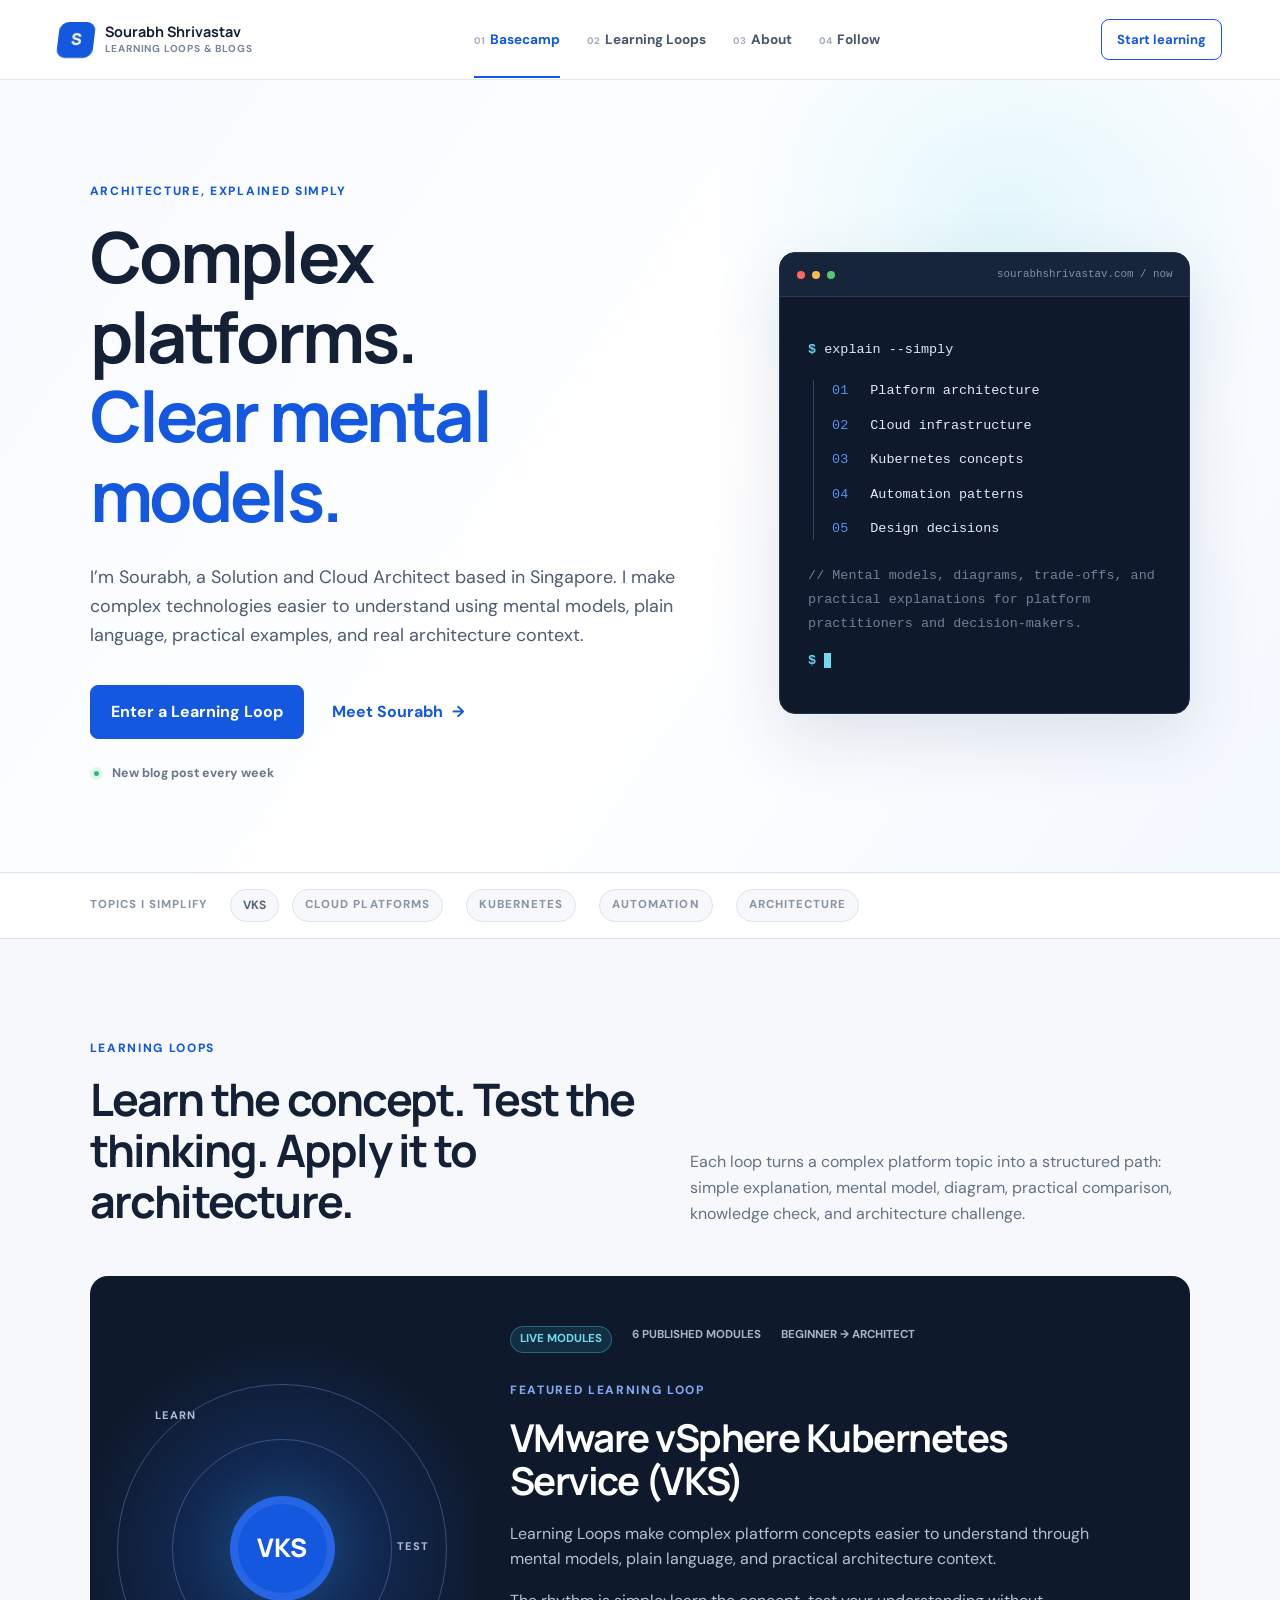
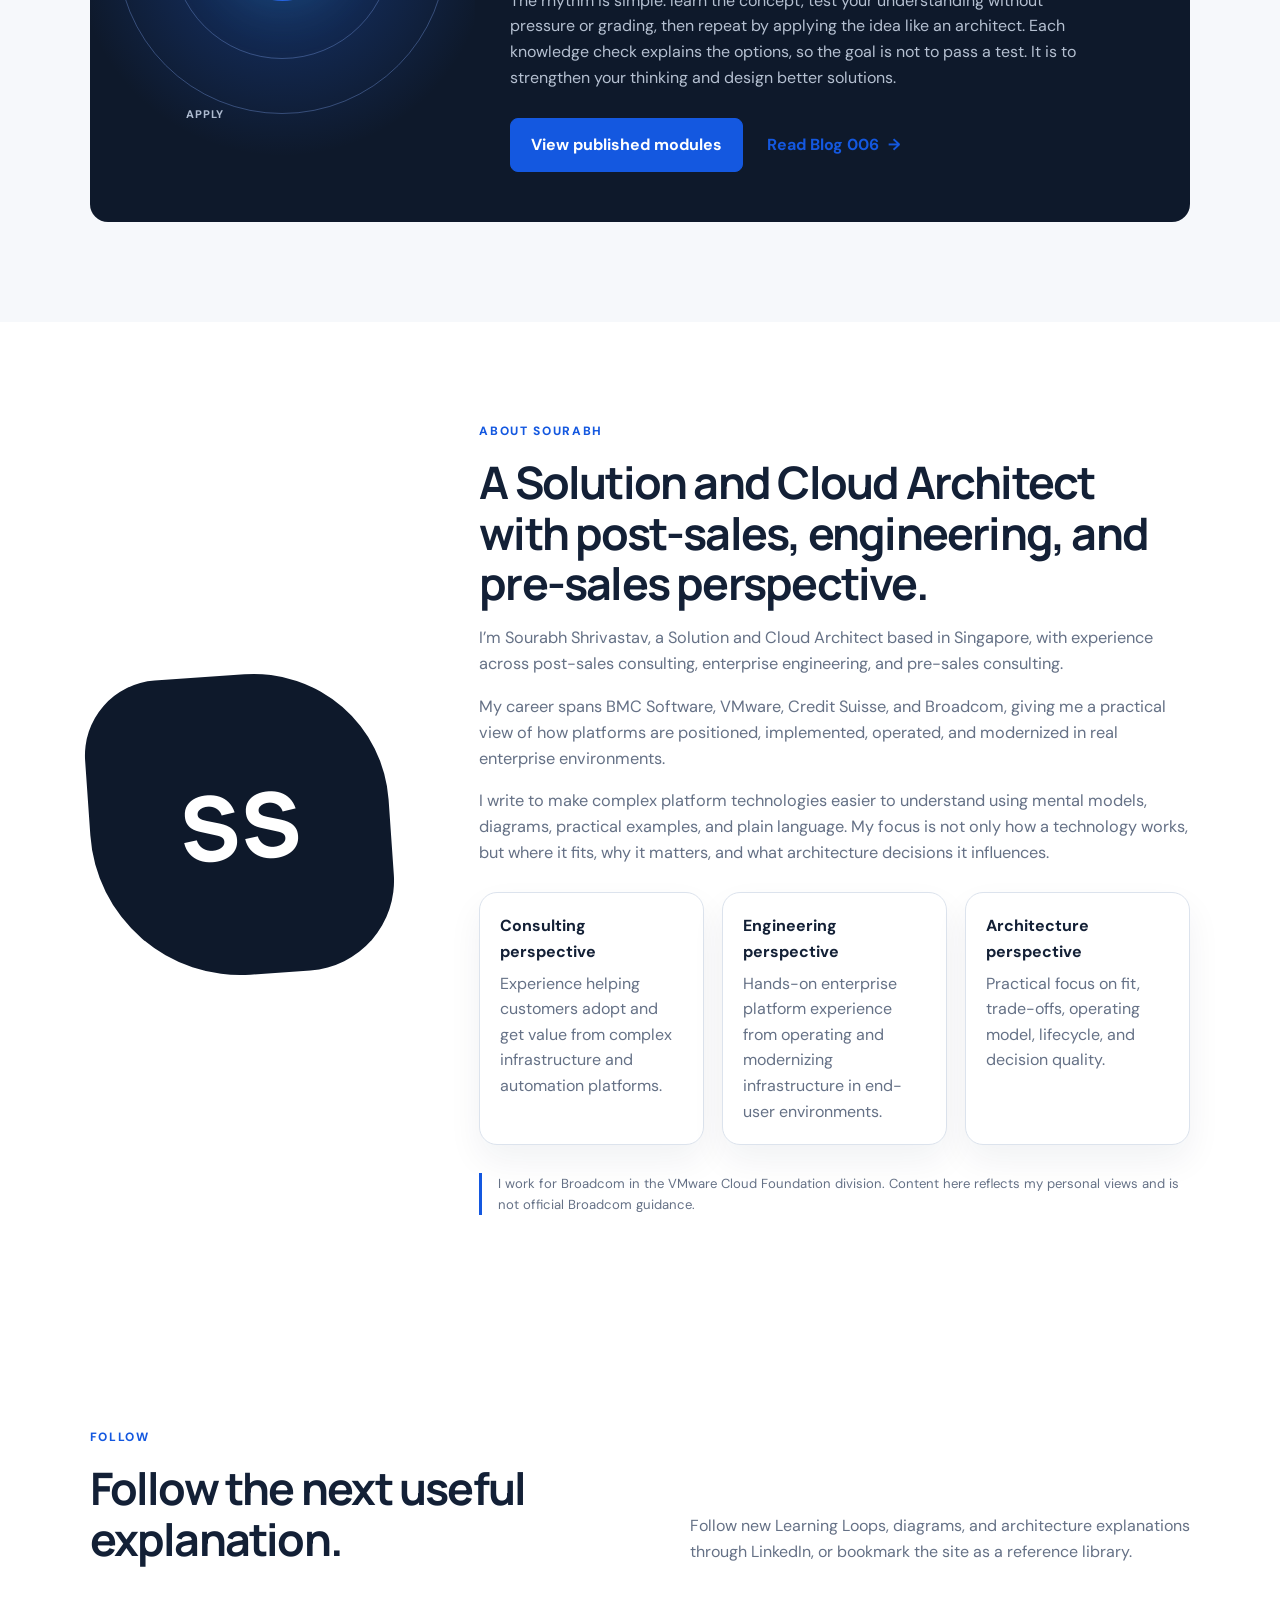
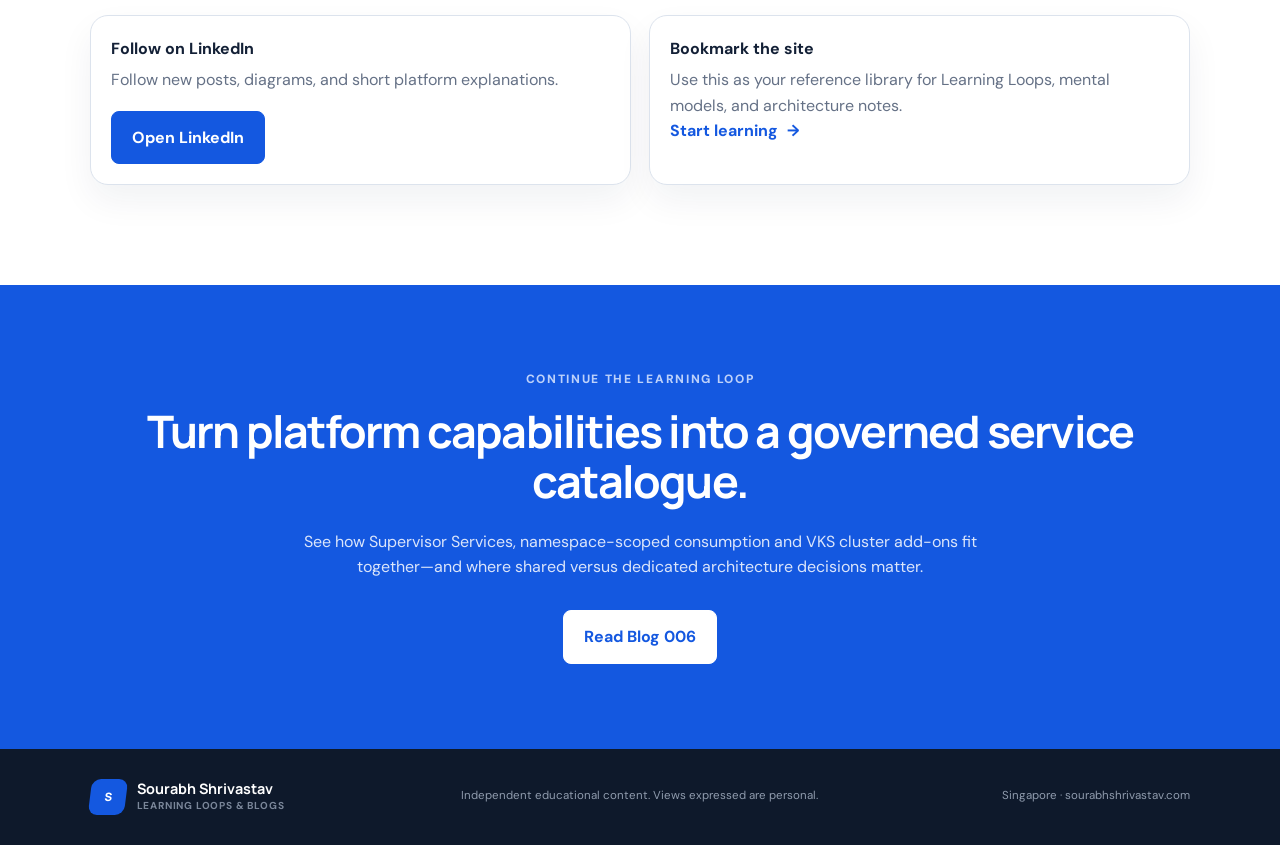
<file: index.html>
<!doctype html>
<html lang="en">
  <head>
    <meta charset="UTF-8" />
    <meta name="viewport" content="width=device-width, initial-scale=1.0" />
    <meta name="description" content="Sourabh Shrivastav writes practical Learning Loops and blogs that make cloud platforms, Kubernetes, automation, and architecture easier to understand through mental models and clear language." />
    <title>Sourabh Shrivastav | Learning Loops & Technical Blogs</title>
    <link rel="preconnect" href="https://fonts.googleapis.com" />
    <link rel="preconnect" href="https://fonts.gstatic.com" crossorigin />
    <link href="https://fonts.googleapis.com/css2?family=DM+Sans:wght@400;500;600;700&family=Manrope:wght@600;700;800&display=swap" rel="stylesheet" />
    <link rel="stylesheet" href="styles.css" />
    <style>
      .published-modules li { padding: 0; }
      .published-modules a { display: grid; gap: 5px; height: 100%; padding: 14px 16px; transition: background 160ms ease, border-color 160ms ease, transform 160ms ease; width: 100%; }
      .published-modules a:hover { background: #eef5ff; transform: translateY(-1px); }
      .published-modules a > span { color: var(--blue); font-size: .68rem; font-weight: 800; }
      .published-modules strong { color: var(--ink); font-size: .9rem; }
      .published-modules small { color: var(--muted); font-size: .74rem; font-weight: 500; line-height: 1.45; }
      .clarity-strip, .follow-grid { display: grid; gap: 18px; grid-template-columns: repeat(3, minmax(0, 1fr)); margin-top: 26px; }
      .follow-grid.two-card-grid { grid-template-columns: repeat(2, minmax(0, 1fr)); }
      .clarity-strip div, .follow-card { background: #fff; border: 1px solid var(--line); border-radius: 18px; box-shadow: 0 16px 35px rgba(16, 38, 74, .06); padding: 20px; }
      .clarity-strip strong, .follow-card strong { color: var(--ink); display: block; margin-bottom: 6px; }
      .clarity-strip p, .follow-card p { color: var(--muted); margin: 0; }
      .follow-card .button, .follow-card .text-link { margin-top: 18px; }
      .coming-soon-tag { color: var(--blue); display: inline-block; font-size: .75rem; font-weight: 800; letter-spacing: .08em; margin-top: 16px; text-transform: uppercase; }
      @media (max-width: 900px) { .clarity-strip, .follow-grid, .follow-grid.two-card-grid { grid-template-columns: 1fr; } }
    </style>
    <script src="app.js?v=20260729-1" defer></script>
  </head>
  <body>
    <header class="site-header">
      <a class="brand" href="#basecamp" aria-label="Sourabh Shrivastav home">
        <span class="brand-mark">S</span>
        <span class="brand-copy"><strong>Sourabh Shrivastav</strong><small>Learning Loops & Blogs</small></span>
      </a>
      <nav aria-label="Main navigation">
        <a class="nav-link active" href="#basecamp"><span>01</span>Basecamp</a>
        <a class="nav-link" href="#loops"><span>02</span>Learning Loops</a>
        <a class="nav-link" href="#about"><span>03</span>About</a>
        <a class="nav-link" href="#follow"><span>04</span>Follow</a>
      </nav>
      <a class="button button-small button-outline" href="#loops">Start learning</a>
    </header>

    <main id="basecamp">
      <section class="hero personal-hero">
        <div class="hero-copy">
          <p class="eyebrow">Architecture, explained simply</p>
          <h1>Complex platforms.<br /><span>Clear mental models.</span></h1>
          <p class="hero-intro">I’m Sourabh, a Solution and Cloud Architect based in Singapore. I make complex technologies easier to understand using mental models, plain language, practical examples, and real architecture context.</p>
          <div class="hero-actions">
            <a class="button" href="#loops">Enter a Learning Loop</a>
            <a class="text-link" href="#about">Meet Sourabh <span>→</span></a>
          </div>
          <div class="publishing-signal"><span class="pulse"></span>New blog post every week</div>
        </div>

        <aside class="terminal-card" aria-label="Topics explored on this website">
          <div class="terminal-bar"><span></span><span></span><span></span><small>sourabhshrivastav.com / now</small></div>
          <div class="terminal-body">
            <p><span class="prompt">$</span> explain --simply</p>
            <div class="topic-output">
              <span><i>01</i> Platform architecture</span>
              <span><i>02</i> Cloud infrastructure</span>
              <span><i>03</i> Kubernetes concepts</span>
              <span><i>04</i> Automation patterns</span>
              <span><i>05</i> Design decisions</span>
            </div>
            <p class="terminal-comment">// Mental models, diagrams, trade-offs, and practical explanations for platform practitioners and decision-makers.</p>
            <p><span class="prompt">$</span> <span class="cursor"></span></p>
          </div>
        </aside>
      </section>

      <section class="topic-rail" aria-label="Topics">
        <span>Topics I simplify</span>
        <a href="#loops">VKS</a>
        <span class="topic-pill">Cloud Platforms</span>
        <span class="topic-pill">Kubernetes</span>
        <span class="topic-pill">Automation</span>
        <span class="topic-pill">Architecture</span>
      </section>

      <section class="section loops-section" id="loops">
        <div class="section-heading">
          <div><p class="eyebrow">Learning Loops</p><h2>Learn the concept. Test the thinking. Apply it to architecture.</h2></div>
          <p>Each loop turns a complex platform topic into a structured path: simple explanation, mental model, diagram, practical comparison, knowledge check, and architecture challenge.</p>
        </div>

        <article class="featured-loop">
          <div class="loop-visual">
            <div class="orbit orbit-one"></div><div class="orbit orbit-two"></div><div class="loop-core">VKS</div>
            <span class="orbit-label label-learn">Learn</span><span class="orbit-label label-test">Test</span><span class="orbit-label label-apply">Apply</span>
          </div>
          <div class="loop-content">
            <div class="loop-meta"><span class="status-badge">Live modules</span><span>6 published modules</span><span>Beginner → Architect</span></div>
            <p class="eyebrow">Featured Learning Loop</p>
            <h3>VMware vSphere Kubernetes Service (VKS)</h3>
            <p>Learning Loops make complex platform concepts easier to understand through mental models, plain language, and practical architecture context.</p>
            <p>The rhythm is simple: learn the concept, test your understanding without pressure or grading, then repeat by applying the idea like an architect. Each knowledge check explains the options, so the goal is not to pass a test. It is to strengthen your thinking and design better solutions.</p>
            <div class="loop-actions">
              <button class="button show-modules" type="button" aria-expanded="false">View published modules</button>
              <a class="text-link" href="blogs/006-supervisor-services.html">Read Blog 006 <span>→</span></a>
            </div>
          </div>
        </article>

        <div class="curriculum-drawer" hidden>
          <div class="curriculum-heading"><div><p class="eyebrow">VKS Learning Loop</p><h3>Published modules</h3></div><span>Start with where VKS fits, build the Kubernetes foundation, then connect both worlds through VCF, Supervisor and platform services.</span></div>
          <ol class="curriculum-grid published-modules">
            <li><a href="blogs/001-what-is-vks.html"><span>01</span><strong>What Is VKS?</strong><small>Where VMware vSphere Kubernetes Service fits in the Kubernetes landscape and how it closes the enterprise operating gap.</small></a></li>
            <li><a href="blogs/002-kubernetes-foundations.html"><span>02</span><strong>Kubernetes Foundations</strong><small>Understand clusters, nodes, Namespaces, Pods, Services, storage, networking, probes, and resource controls through a shopping-mall mental model.</small></a></li>
            <li><a href="blogs/003-vcf-and-vks-core-concepts.html"><span>03</span><strong>VCF and VKS Core Concepts</strong><small>Connect Supervisor, vSphere Namespaces, VKS clusters, Cluster API, ClusterClass, VM Classes, Storage Policies and Supervisor-native runtime constructs.</small></a></li>
            <li><a href="blogs/004-vsphere-namespaces-and-zones.html"><span>04</span><strong>Designing vSphere Namespaces and Zones</strong><small>Make namespace, entitlement, access and infrastructure-zone decisions for VKS with practical design patterns.</small></a></li>
            <li><a href="blogs/005-harbor-in-vks.html"><span>05</span><strong>Harbor in VKS</strong><small>Design Harbor as a trusted container registry for VKS with projects, access control, scanning, replication, proxy cache and day-two operations.</small></a></li>
            <li><a href="blogs/006-supervisor-services.html"><span>06</span><strong>Supervisor Services</strong><small>Design a governed service catalogue and decide when capabilities should be shared, namespace-scoped, or deployed per VKS cluster.</small></a></li>
          </ol>
        </div>
      </section>

      <section class="section about-section" id="about">
        <div class="about-monogram">SS</div>
        <div class="about-copy">
          <p class="eyebrow">About Sourabh</p>
          <h2>A Solution and Cloud Architect with post-sales, engineering, and pre-sales perspective.</h2>
          <p>I’m Sourabh Shrivastav, a Solution and Cloud Architect based in Singapore, with experience across post-sales consulting, enterprise engineering, and pre-sales consulting.</p>
          <p>My career spans BMC Software, VMware, Credit Suisse, and Broadcom, giving me a practical view of how platforms are positioned, implemented, operated, and modernized in real enterprise environments.</p>
          <p>I write to make complex platform technologies easier to understand using mental models, diagrams, practical examples, and plain language. My focus is not only how a technology works, but where it fits, why it matters, and what architecture decisions it influences.</p>
          <div class="clarity-strip">
            <div><strong>Consulting perspective</strong><p>Experience helping customers adopt and get value from complex infrastructure and automation platforms.</p></div>
            <div><strong>Engineering perspective</strong><p>Hands-on enterprise platform experience from operating and modernizing infrastructure in end-user environments.</p></div>
            <div><strong>Architecture perspective</strong><p>Practical focus on fit, trade-offs, operating model, lifecycle, and decision quality.</p></div>
          </div>
          <p class="disclosure">I work for Broadcom in the VMware Cloud Foundation division. Content here reflects my personal views and is not official Broadcom guidance.</p>
        </div>
      </section>

      <section class="section" id="follow">
        <div class="section-heading">
          <div><p class="eyebrow">Follow</p><h2>Follow the next useful explanation.</h2></div>
          <p>Follow new Learning Loops, diagrams, and architecture explanations through LinkedIn, or bookmark the site as a reference library.</p>
        </div>
        <div class="follow-grid two-card-grid">
          <article class="follow-card"><strong>Follow on LinkedIn</strong><p>Follow new posts, diagrams, and short platform explanations.</p><a class="button" href="https://www.linkedin.com/in/sourabh-shrivastav2009/" target="_blank" rel="noopener">Open LinkedIn</a></article>
          <article class="follow-card"><strong>Bookmark the site</strong><p>Use this as your reference library for Learning Loops, mental models, and architecture notes.</p><a class="text-link" href="#loops">Start learning <span>→</span></a></article>
        </div>
      </section>

      <section class="cta-section">
        <p class="eyebrow">Continue the learning loop</p>
        <h2>Turn platform capabilities into a governed service catalogue.</h2>
        <p>See how Supervisor Services, namespace-scoped consumption and VKS cluster add-ons fit together—and where shared versus dedicated architecture decisions matter.</p>
        <a class="button button-light" href="blogs/006-supervisor-services.html">Read Blog 006</a>
      </section>
    </main>

    <footer>
      <a class="brand footer-brand" href="#basecamp"><span class="brand-mark">S</span><span class="brand-copy"><strong>Sourabh Shrivastav</strong><small>Learning Loops & Blogs</small></span></a>
      <p>Independent educational content. Views expressed are personal.</p>
      <span>Singapore · sourabhshrivastav.com</span>
    </footer>
  </body>
</html>
</file>
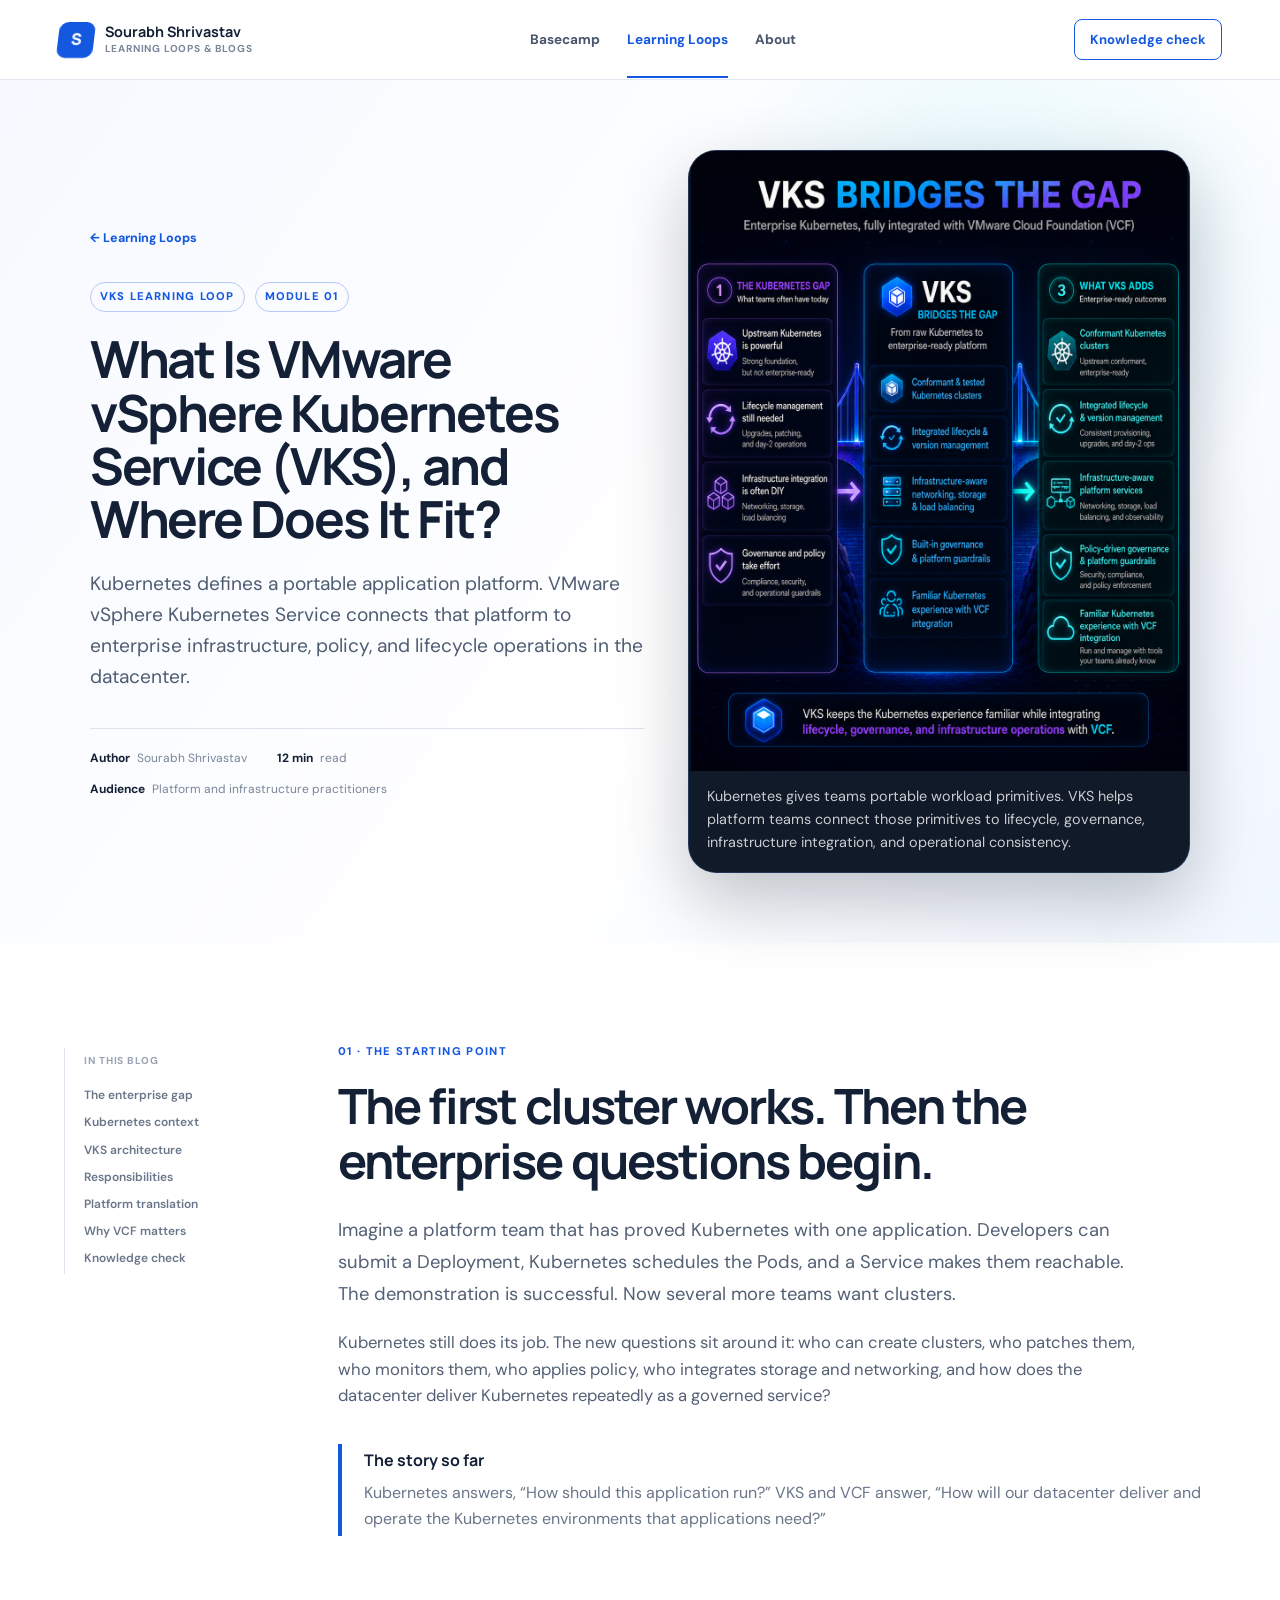
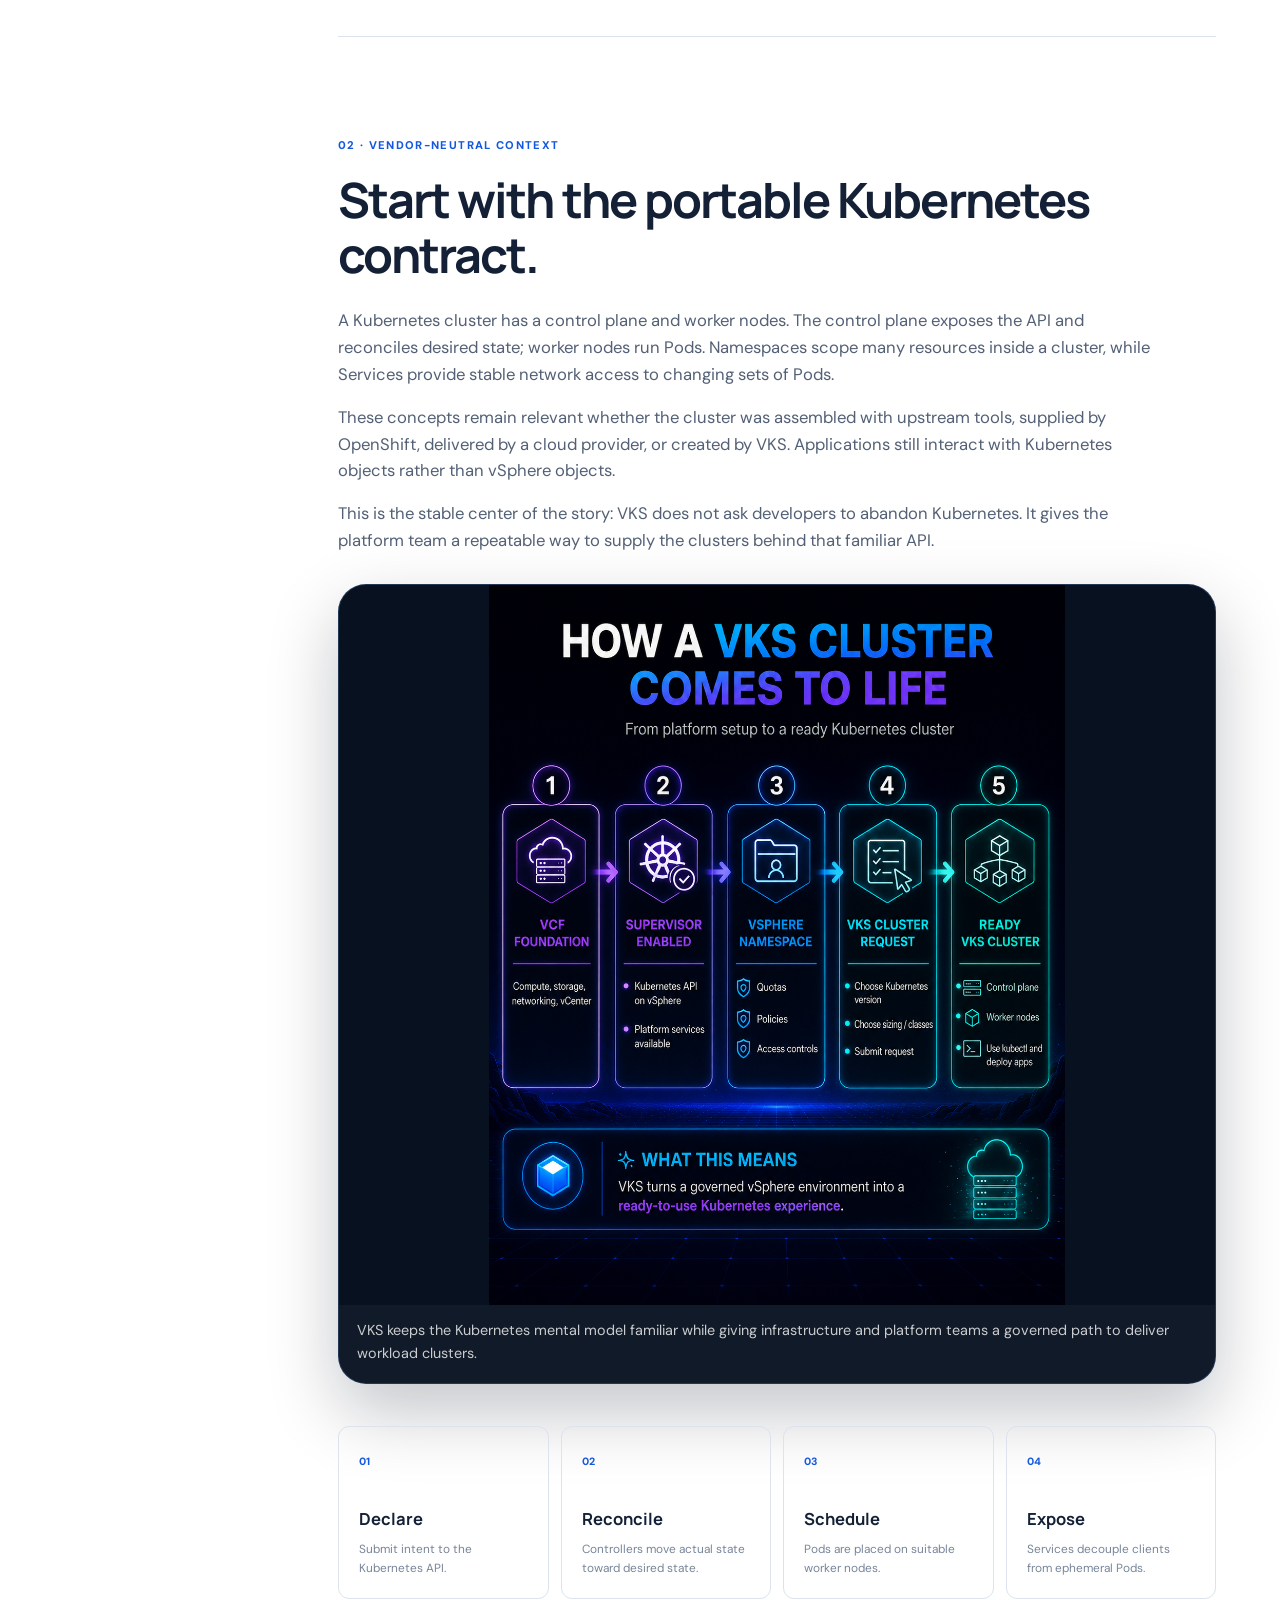
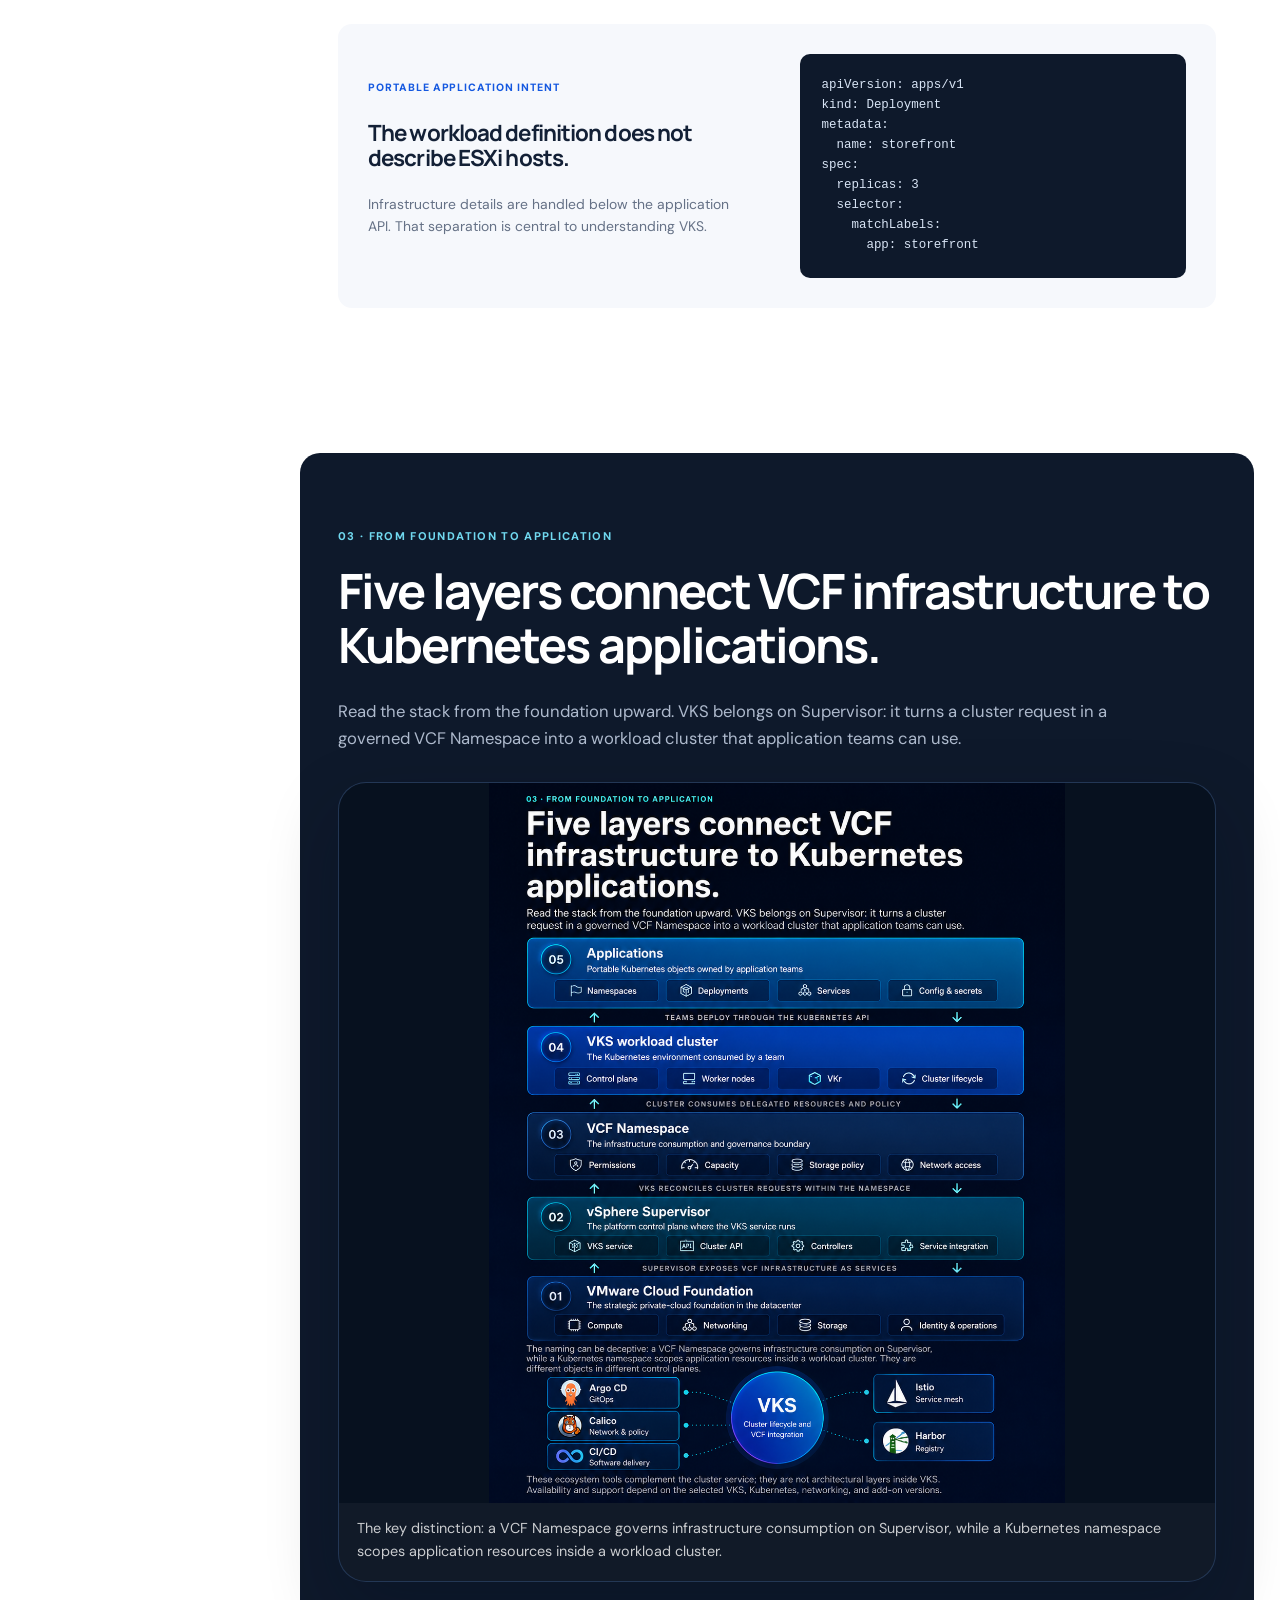
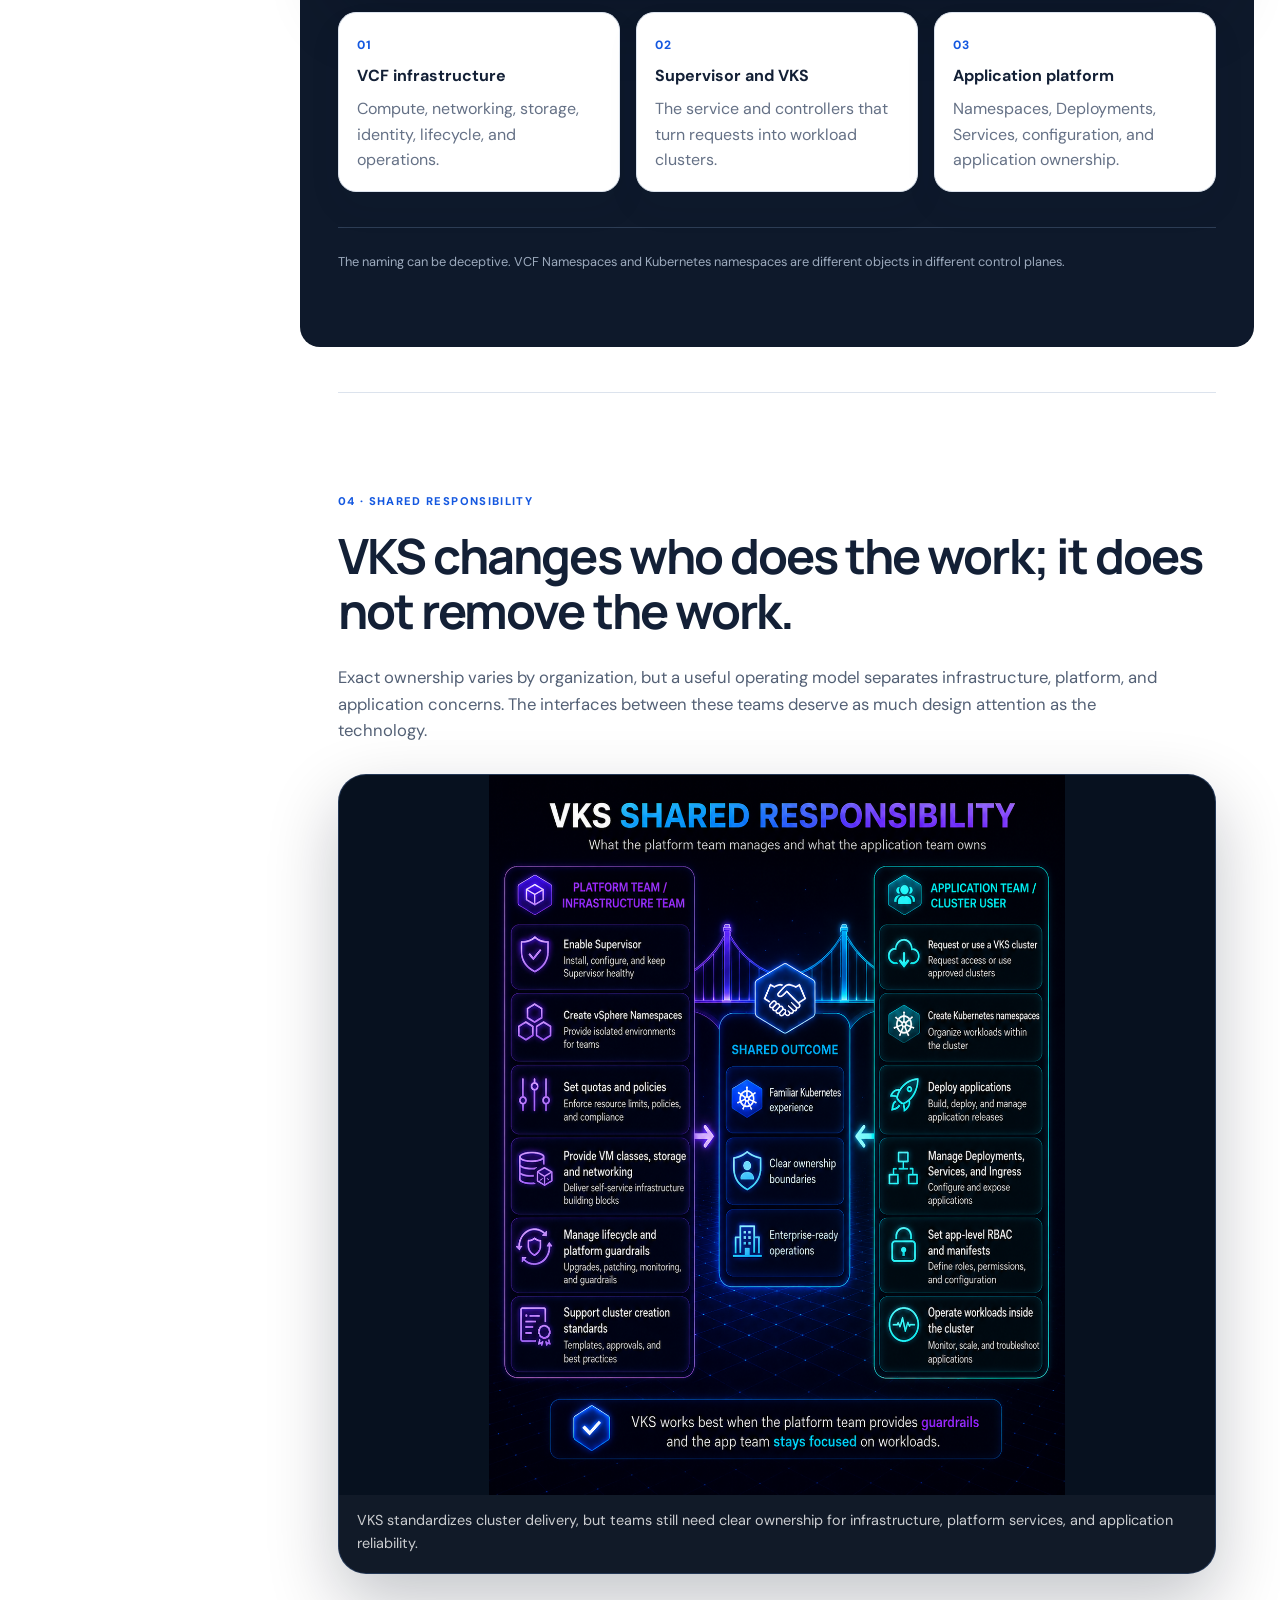
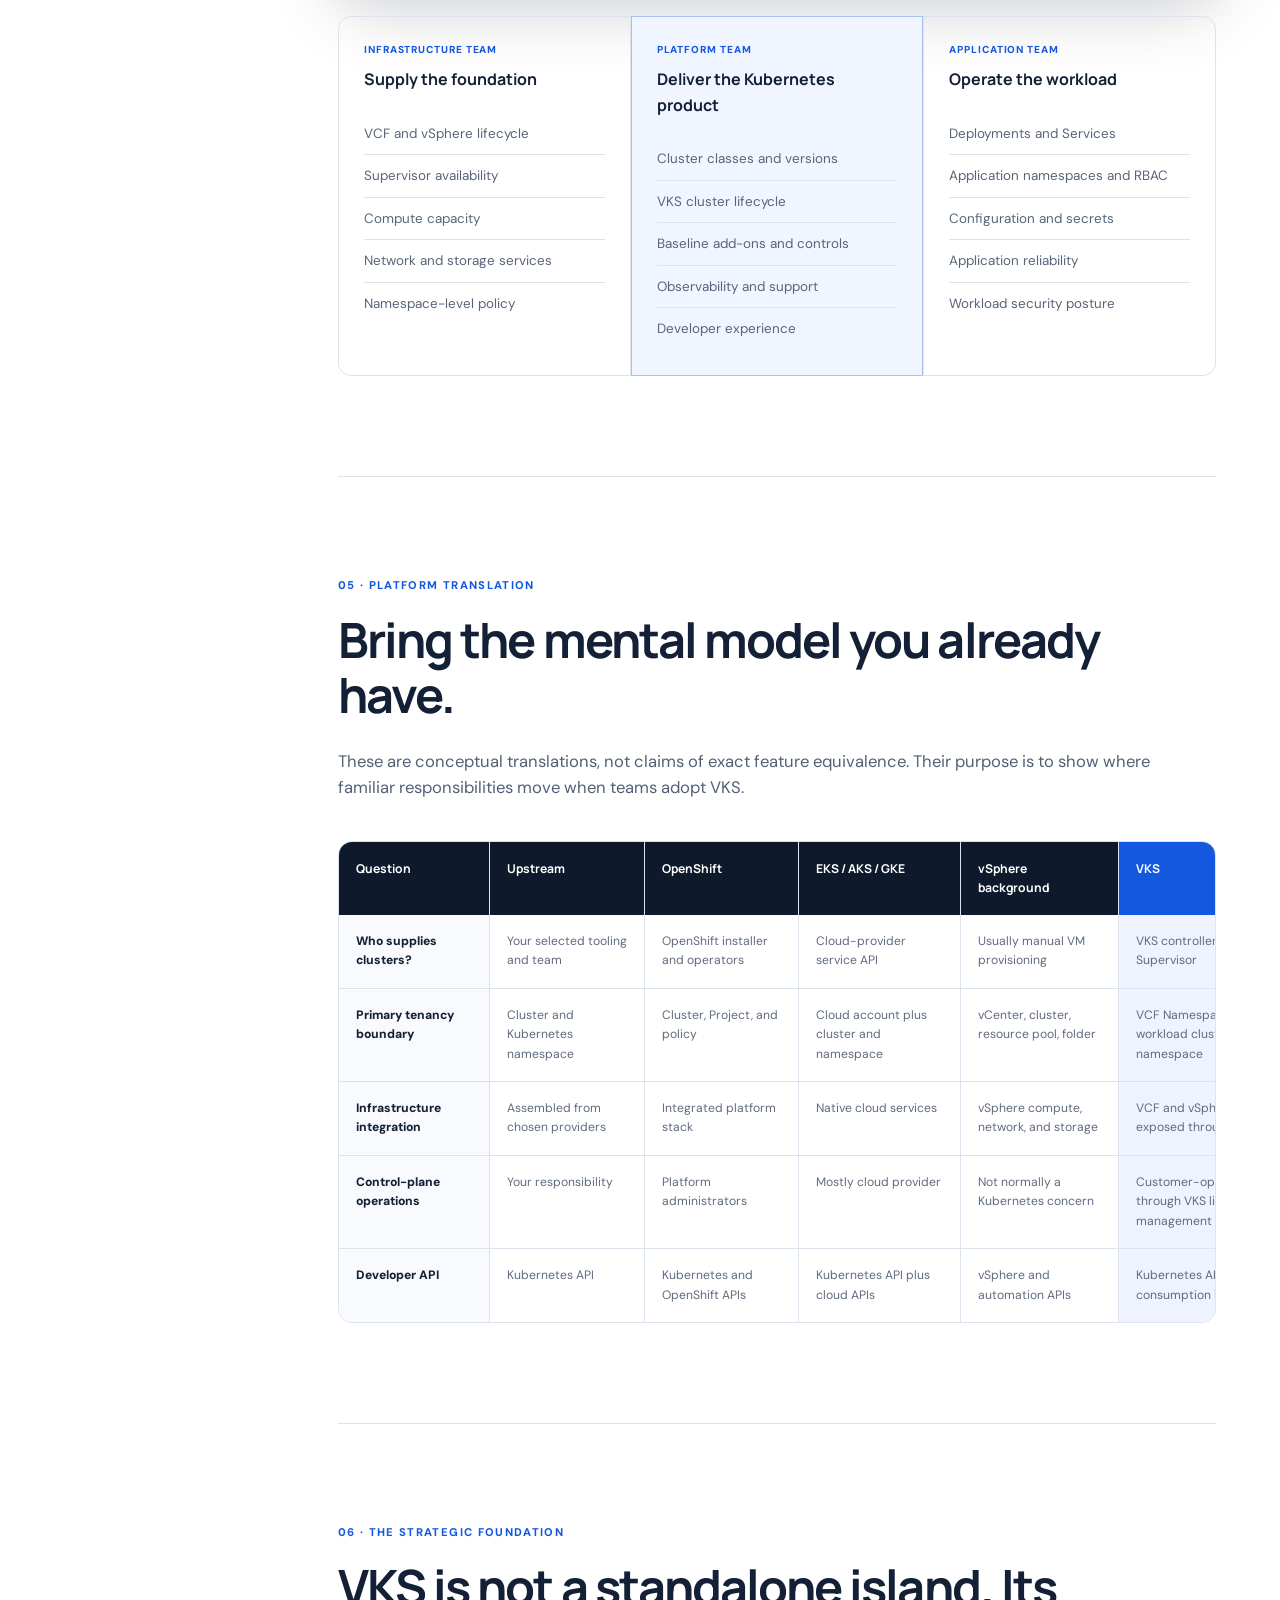
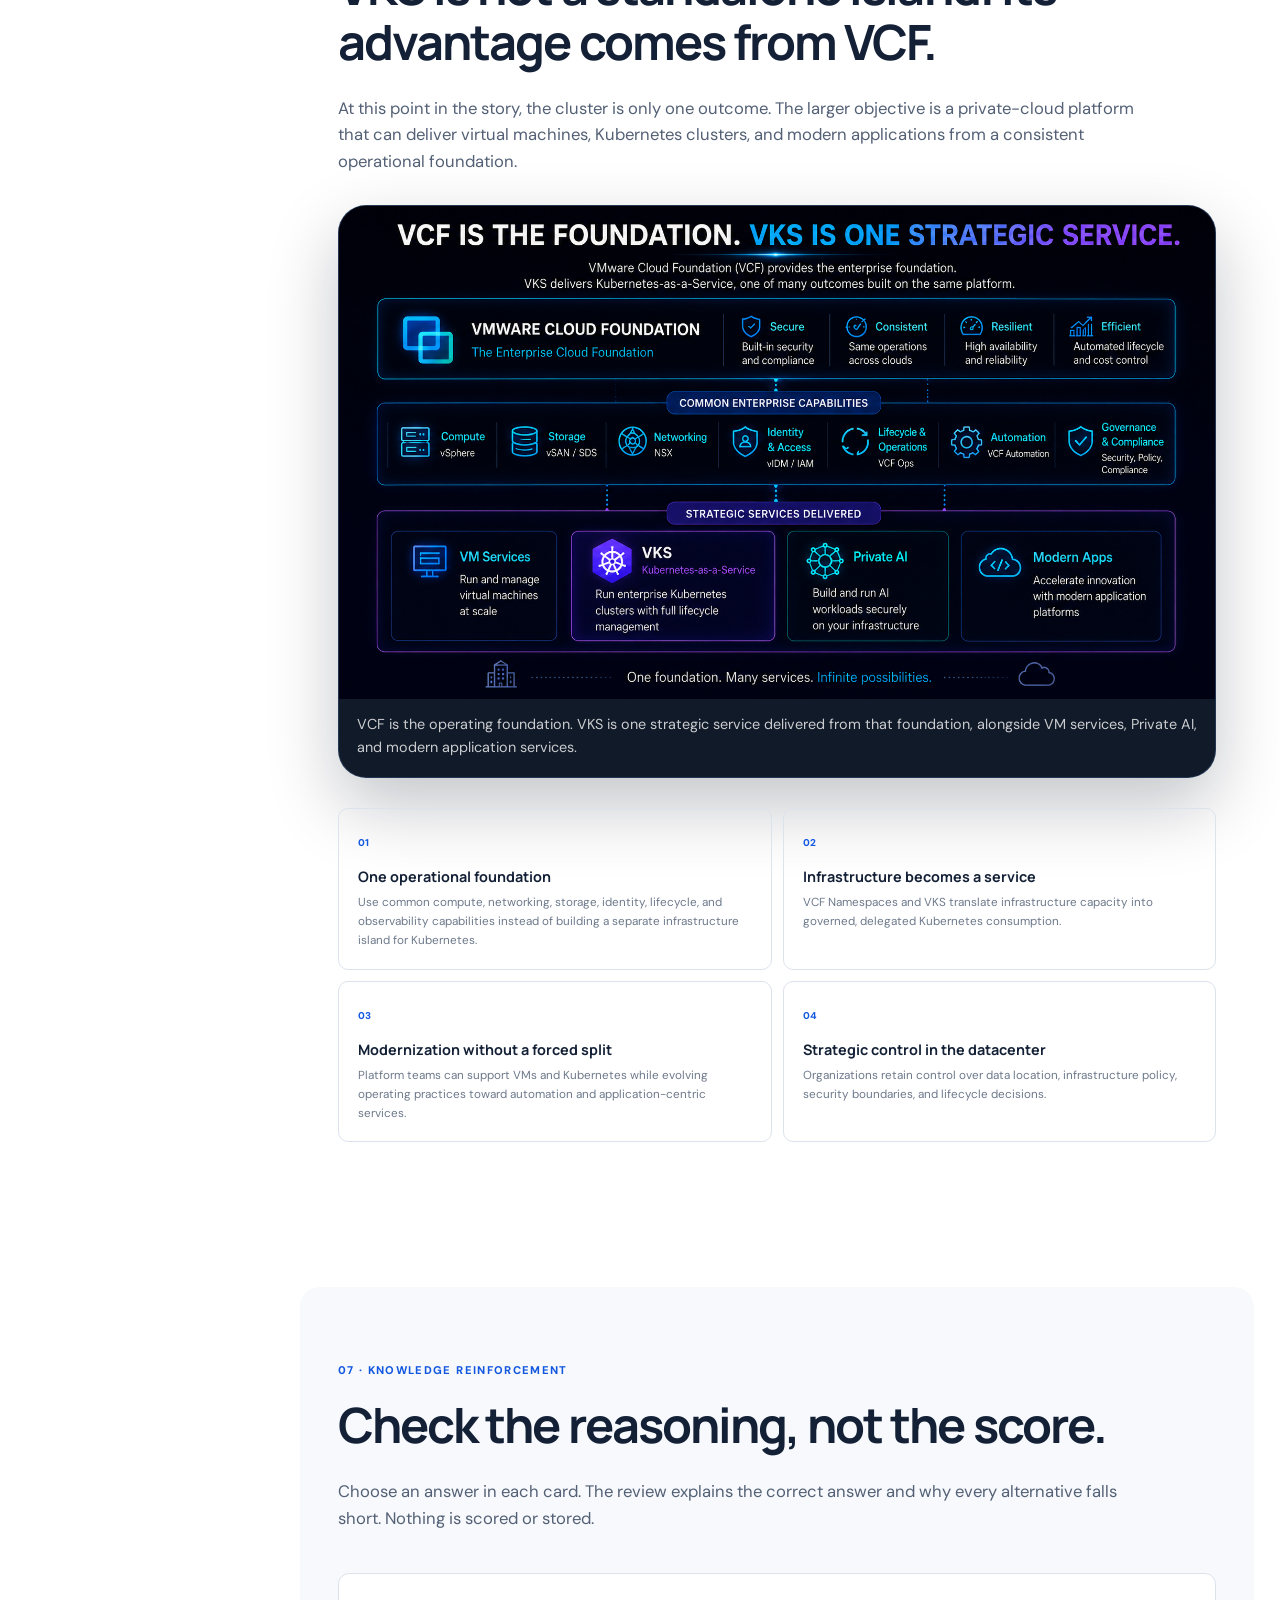
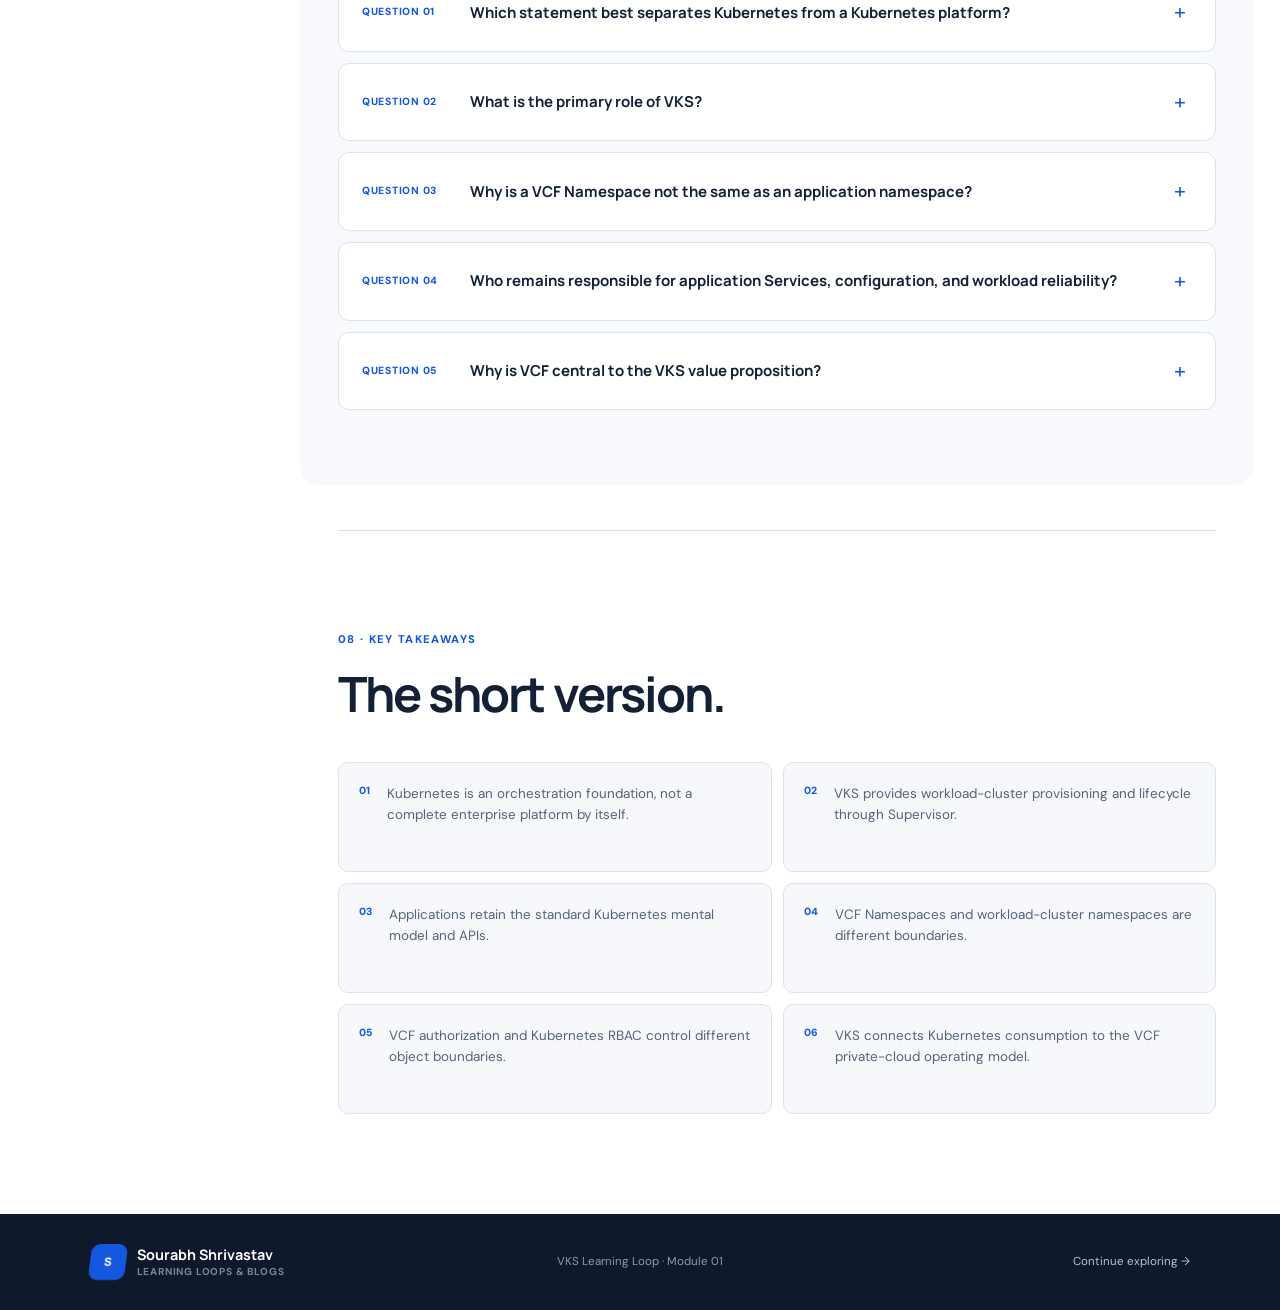
<file: blogs/001-what-is-vks.html>
<!doctype html>
<html lang="en">
  <head>
    <meta charset="UTF-8" />
    <meta name="viewport" content="width=device-width, initial-scale=1.0" />
    <meta
      name="description"
      content="A practical introduction to VMware vSphere Kubernetes Service (VKS), where it fits in the Kubernetes landscape, and how it connects Kubernetes to enterprise infrastructure operations."
    />
    <title>What Is VMware vSphere Kubernetes Service (VKS)? | Sourabh Shrivastav</title>
    <link rel="preconnect" href="https://fonts.googleapis.com" />
    <link rel="preconnect" href="https://fonts.gstatic.com" crossorigin />
    <link
      href="https://fonts.googleapis.com/css2?family=DM+Sans:wght@400;500;600;700&family=Manrope:wght@600;700;800&display=swap"
      rel="stylesheet"
    />
    <link rel="stylesheet" href="../styles.css" />
    <link rel="stylesheet" href="article.css" />
    <script src="../app.js" defer></script>
    <script src="article.js" defer></script>
    <style>
      .article-image {
        background: #07111f;
        border: 1px solid rgba(124, 174, 255, .24);
        border-radius: 28px;
        box-shadow: 0 28px 70px rgba(4, 14, 31, .24);
        margin: 30px 0;
        overflow: hidden;
      }
      .article-image img {
        display: block;
        height: auto;
        width: 100%;
      }
      .article-image figcaption {
        background: rgba(255,255,255,.04);
        color: rgba(255,255,255,.78);
        font-size: .9rem;
        line-height: 1.6;
        margin: 0;
        padding: 14px 18px 18px;
      }
      .simple-card-grid {
        display: grid;
        gap: 16px;
        grid-template-columns: repeat(3, minmax(0, 1fr));
        margin: 24px 0;
      }
      .simple-card-grid div {
        background: #fff;
        border: 1px solid var(--line);
        border-radius: 18px;
        box-shadow: 0 16px 35px rgba(16, 38, 74, .06);
        padding: 18px;
      }
      .simple-card-grid span {
        color: var(--blue);
        font-size: .75rem;
        font-weight: 800;
        letter-spacing: .08em;
        text-transform: uppercase;
      }
      .simple-card-grid strong { color: var(--ink); display: block; margin: 7px 0; }
      .simple-card-grid p { color: var(--muted); margin: 0; }
      @media (max-width: 900px) {
        .simple-card-grid { grid-template-columns: 1fr; }
      }
    </style>
  </head>
  <body class="article-page">
    <header class="site-header article-header">
      <a class="brand" href="../index.html" aria-label="Sourabh Shrivastav home">
        <span class="brand-mark">S</span>
        <span class="brand-copy">
          <strong>Sourabh Shrivastav</strong>
          <small>Learning Loops &amp; Blogs</small>
        </span>
      </a>
      <nav aria-label="Article navigation">
        <a class="nav-link" href="../index.html">Basecamp</a>
        <a class="nav-link active" href="../index.html#loops">Learning Loops</a>
        <a class="nav-link" href="../index.html#about">About</a>
      </nav>
      <a class="button button-small button-outline" href="#knowledge">Knowledge check</a>
    </header>

    <main>
      <article>
        <header class="article-hero">
          <div class="article-hero-copy">
            <a class="back-link" href="../index.html#loops">← Learning Loops</a>
            <div class="article-kicker">
              <span>VKS Learning Loop</span>
              <span>Module 01</span>
            </div>
            <h1>What Is VMware vSphere Kubernetes Service (VKS), and Where Does It Fit?</h1>
            <p class="article-deck">
              Kubernetes defines a portable application platform. VMware vSphere Kubernetes Service
              connects that platform to enterprise infrastructure, policy, and lifecycle
              operations in the datacenter.
            </p>
            <div class="article-meta">
              <span><strong>Author</strong> Sourabh Shrivastav</span>
              <span><strong>12 min</strong> read</span>
              <span><strong>Audience</strong> Platform and infrastructure practitioners</span>
              <span><strong>Validated</strong> June 6, 2026</span>
            </div>
          </div>

          <figure class="article-image">
            <img src="../assets/blogs/what-is-vks/vks_bridges_the_kubernetes_gap.png" alt="VKS bridges Kubernetes primitives and enterprise operating needs" />
            <figcaption>
              Kubernetes gives teams portable workload primitives. VKS helps platform teams
              connect those primitives to lifecycle, governance, infrastructure integration,
              and operational consistency.
            </figcaption>
          </figure>
        </header>

        <div class="article-shell">
          <aside class="article-toc">
            <span>In this blog</span>
            <a href="#problem">The enterprise gap</a>
            <a href="#context">Kubernetes context</a>
            <a href="#building-blocks">VKS architecture</a>
            <a href="#responsibility">Responsibilities</a>
            <a href="#translation">Platform translation</a>
            <a href="#fit">Why VCF matters</a>
            <a href="#knowledge">Knowledge check</a>
          </aside>

          <div class="article-content">
            <section class="article-section lead-section" id="problem">
              <p class="section-number">01 · The starting point</p>
              <h2>The first cluster works. Then the enterprise questions begin.</h2>
              <p class="section-lead">
                Imagine a platform team that has proved Kubernetes with one application.
                Developers can submit a Deployment, Kubernetes schedules the Pods, and a
                Service makes them reachable. The demonstration is successful. Now several
                more teams want clusters.
              </p>
              <p>
                Kubernetes still does its job. The new questions sit around it: who can
                create clusters, who patches them, who monitors them, who applies policy,
                who integrates storage and networking, and how does the datacenter deliver
                Kubernetes repeatedly as a governed service?
              </p>
              <div class="callout">
                <strong>The story so far</strong>
                <p>
                  Kubernetes answers, “How should this application run?” VKS and VCF answer,
                  “How will our datacenter deliver and operate the Kubernetes environments
                  that applications need?”
                </p>
              </div>
            </section>

            <section class="article-section" id="context">
              <p class="section-number">02 · Vendor-neutral context</p>
              <h2>Start with the portable Kubernetes contract.</h2>
              <p>
                A Kubernetes cluster has a control plane and worker nodes. The control plane
                exposes the API and reconciles desired state; worker nodes run Pods.
                Namespaces scope many resources inside a cluster, while Services provide
                stable network access to changing sets of Pods.
              </p>
              <p>
                These concepts remain relevant whether the cluster was assembled with
                upstream tools, supplied by OpenShift, delivered by a cloud provider, or
                created by VKS. Applications still interact with Kubernetes objects rather
                than vSphere objects.
              </p>
              <p>
                This is the stable center of the story: VKS does not ask developers to
                abandon Kubernetes. It gives the platform team a repeatable way to supply
                the clusters behind that familiar API.
              </p>
              <figure class="article-image">
                <img src="../assets/blogs/what-is-vks/kubernetes_vks_cluster_workflow_infographic.png" alt="Kubernetes to VKS cluster workflow" />
                <figcaption>
                  VKS keeps the Kubernetes mental model familiar while giving infrastructure
                  and platform teams a governed path to deliver workload clusters.
                </figcaption>
              </figure>
              <div class="concept-strip">
                <div><span>01</span><strong>Declare</strong><small>Submit intent to the Kubernetes API.</small></div>
                <div><span>02</span><strong>Reconcile</strong><small>Controllers move actual state toward desired state.</small></div>
                <div><span>03</span><strong>Schedule</strong><small>Pods are placed on suitable worker nodes.</small></div>
                <div><span>04</span><strong>Expose</strong><small>Services decouple clients from ephemeral Pods.</small></div>
              </div>
              <div class="portable-example">
                <div>
                  <span class="diagram-tag">Portable application intent</span>
                  <h3>The workload definition does not describe ESXi hosts.</h3>
                  <p>
                    Infrastructure details are handled below the application API. That
                    separation is central to understanding VKS.
                  </p>
                </div>
                <pre><code>apiVersion: apps/v1
kind: Deployment
metadata:
  name: storefront
spec:
  replicas: 3
  selector:
    matchLabels:
      app: storefront</code></pre>
              </div>
            </section>

            <section class="article-section dark-section" id="building-blocks">
              <p class="section-number">03 · From foundation to application</p>
              <h2>Five layers connect VCF infrastructure to Kubernetes applications.</h2>
              <p class="dark-intro">
                Read the stack from the foundation upward. VKS belongs on Supervisor: it
                turns a cluster request in a governed VCF Namespace into a workload cluster
                that application teams can use.
              </p>
              <figure class="article-image">
                <img src="../assets/blogs/what-is-vks/connecting_vcf_infrastructure_to_kubernetes.png" alt="Five layers connecting VCF infrastructure to Kubernetes applications" />
                <figcaption>
                  The key distinction: a VCF Namespace governs infrastructure consumption on
                  Supervisor, while a Kubernetes namespace scopes application resources inside
                  a workload cluster.
                </figcaption>
              </figure>
              <div class="simple-card-grid">
                <div><span>01</span><strong>VCF infrastructure</strong><p>Compute, networking, storage, identity, lifecycle, and operations.</p></div>
                <div><span>02</span><strong>Supervisor and VKS</strong><p>The service and controllers that turn requests into workload clusters.</p></div>
                <div><span>03</span><strong>Application platform</strong><p>Namespaces, Deployments, Services, configuration, and application ownership.</p></div>
              </div>
              <p class="section-note">
                The naming can be deceptive. VCF Namespaces and Kubernetes namespaces are
                different objects in different control planes.
              </p>
            </section>

            <section class="article-section" id="responsibility">
              <p class="section-number">04 · Shared responsibility</p>
              <h2>VKS changes who does the work; it does not remove the work.</h2>
              <p>
                Exact ownership varies by organization, but a useful operating model
                separates infrastructure, platform, and application concerns. The interfaces
                between these teams deserve as much design attention as the technology.
              </p>
              <figure class="article-image">
                <img src="../assets/blogs/what-is-vks/vks_shared_responsibility_infographic.png" alt="VKS shared responsibility model across infrastructure, platform and application teams" />
                <figcaption>
                  VKS standardizes cluster delivery, but teams still need clear ownership for
                  infrastructure, platform services, and application reliability.
                </figcaption>
              </figure>
              <div class="responsibility-model">
                <div class="responsibility-lane infra-lane">
                  <span class="lane-owner">Infrastructure team</span>
                  <strong>Supply the foundation</strong>
                  <ul>
                    <li>VCF and vSphere lifecycle</li>
                    <li>Supervisor availability</li>
                    <li>Compute capacity</li>
                    <li>Network and storage services</li>
                    <li>Namespace-level policy</li>
                  </ul>
                </div>
                <div class="responsibility-lane platform-lane">
                  <span class="lane-owner">Platform team</span>
                  <strong>Deliver the Kubernetes product</strong>
                  <ul>
                    <li>Cluster classes and versions</li>
                    <li>VKS cluster lifecycle</li>
                    <li>Baseline add-ons and controls</li>
                    <li>Observability and support</li>
                    <li>Developer experience</li>
                  </ul>
                </div>
                <div class="responsibility-lane app-lane">
                  <span class="lane-owner">Application team</span>
                  <strong>Operate the workload</strong>
                  <ul>
                    <li>Deployments and Services</li>
                    <li>Application namespaces and RBAC</li>
                    <li>Configuration and secrets</li>
                    <li>Application reliability</li>
                    <li>Workload security posture</li>
                  </ul>
                </div>
              </div>
            </section>

            <section class="article-section wide-section" id="translation">
              <p class="section-number">05 · Platform translation</p>
              <h2>Bring the mental model you already have.</h2>
              <p>
                These are conceptual translations, not claims of exact feature equivalence.
                Their purpose is to show where familiar responsibilities move when teams
                adopt VKS.
              </p>
              <div class="matrix-wrap">
                <table class="translation-matrix">
                  <thead>
                    <tr>
                      <th>Question</th>
                      <th>Upstream</th>
                      <th>OpenShift</th>
                      <th>EKS / AKS / GKE</th>
                      <th>vSphere background</th>
                      <th class="vks-column">VKS</th>
                    </tr>
                  </thead>
                  <tbody>
                    <tr>
                      <th>Who supplies clusters?</th>
                      <td>Your selected tooling and team</td>
                      <td>OpenShift installer and operators</td>
                      <td>Cloud-provider service API</td>
                      <td>Usually manual VM provisioning</td>
                      <td class="vks-column">VKS controllers on Supervisor</td>
                    </tr>
                    <tr>
                      <th>Primary tenancy boundary</th>
                      <td>Cluster and Kubernetes namespace</td>
                      <td>Cluster, Project, and policy</td>
                      <td>Cloud account plus cluster and namespace</td>
                      <td>vCenter, cluster, resource pool, folder</td>
                      <td class="vks-column">VCF Namespace plus workload cluster and namespace</td>
                    </tr>
                    <tr>
                      <th>Infrastructure integration</th>
                      <td>Assembled from chosen providers</td>
                      <td>Integrated platform stack</td>
                      <td>Native cloud services</td>
                      <td>vSphere compute, network, and storage</td>
                      <td class="vks-column">VCF and vSphere services exposed through policy</td>
                    </tr>
                    <tr>
                      <th>Control-plane operations</th>
                      <td>Your responsibility</td>
                      <td>Platform administrators</td>
                      <td>Mostly cloud provider</td>
                      <td>Not normally a Kubernetes concern</td>
                      <td class="vks-column">Customer-operated through VKS lifecycle management</td>
                    </tr>
                    <tr>
                      <th>Developer API</th>
                      <td>Kubernetes API</td>
                      <td>Kubernetes and OpenShift APIs</td>
                      <td>Kubernetes API plus cloud APIs</td>
                      <td>vSphere and automation APIs</td>
                      <td class="vks-column">Kubernetes API plus VCF consumption interfaces</td>
                    </tr>
                  </tbody>
                </table>
              </div>
            </section>

            <section class="article-section" id="fit">
              <p class="section-number">06 · The strategic foundation</p>
              <h2>VKS is not a standalone island. Its advantage comes from VCF.</h2>
              <p>
                At this point in the story, the cluster is only one outcome. The larger
                objective is a private-cloud platform that can deliver virtual machines,
                Kubernetes clusters, and modern applications from a consistent operational
                foundation.
              </p>
              <figure class="article-image">
                <img src="../assets/blogs/what-is-vks/vks_bridges_the_kubernetes_gap.png" alt="VKS connects Kubernetes with enterprise operating needs on VCF" />
                <figcaption>
                  The value is not only cluster creation. The value is connecting Kubernetes
                  consumption to the operating model of the private-cloud platform.
                </figcaption>
              </figure>
              <div class="strategy-points">
                <div><span>01</span><strong>One operational foundation</strong><p>Use common compute, networking, storage, identity, lifecycle, and observability capabilities instead of building a separate infrastructure island for Kubernetes.</p></div>
                <div><span>02</span><strong>Infrastructure becomes a service</strong><p>VCF Namespaces and VKS translate infrastructure capacity into governed, delegated Kubernetes consumption.</p></div>
                <div><span>03</span><strong>Modernization without a forced split</strong><p>Platform teams can support VMs and Kubernetes while evolving operating practices toward automation and application-centric services.</p></div>
                <div><span>04</span><strong>Strategic control in the datacenter</strong><p>Organizations retain control over data location, infrastructure policy, security boundaries, and lifecycle decisions.</p></div>
              </div>
            </section>

            <section class="article-section knowledge-section" id="knowledge">
              <p class="section-number">07 · Knowledge reinforcement</p>
              <h2>Check the reasoning, not the score.</h2>
              <p>
                Choose an answer in each card. The review explains the correct answer and why
                every alternative falls short. Nothing is scored or stored.
              </p>
              <div class="knowledge-list">
                <details class="knowledge-card" data-question="q1">
                  <summary><span>Question 01</span><strong>Which statement best separates Kubernetes from a Kubernetes platform?</strong><i>+</i></summary>
                  <div class="knowledge-body">
                    <div class="knowledge-options">
                      <button type="button" data-answer="a">A. Kubernetes includes every enterprise integration required for production.</button>
                      <button type="button" data-answer="b">B. Kubernetes provides orchestration APIs; a platform supplies the integrated operating model around them.</button>
                      <button type="button" data-answer="c">C. A Kubernetes platform replaces Kubernetes with a proprietary workload API.</button>
                    </div>
                    <div class="answer-review" hidden><p class="review-heading"><span>Correct answer: B</span> Kubernetes defines the portable workload and reconciliation model. A platform adds supported lifecycle, infrastructure, security, governance, and experience choices.</p></div>
                  </div>
                </details>
                <details class="knowledge-card" data-question="q2">
                  <summary><span>Question 02</span><strong>What is the primary role of VKS?</strong><i>+</i></summary>
                  <div class="knowledge-body">
                    <div class="knowledge-options">
                      <button type="button" data-answer="a">A. Provision and lifecycle-manage Kubernetes workload clusters on vSphere.</button>
                      <button type="button" data-answer="b">B. Replace Deployments, Services, and Pods with virtual-machine objects.</button>
                      <button type="button" data-answer="c">C. Operate application code on behalf of every development team.</button>
                    </div>
                    <div class="answer-review" hidden><p class="review-heading"><span>Correct answer: A</span> VKS is a Supervisor Service providing APIs and controllers for Kubernetes workload-cluster lifecycle on vSphere.</p></div>
                  </div>
                </details>
                <details class="knowledge-card" data-question="q3">
                  <summary><span>Question 03</span><strong>Why is a VCF Namespace not the same as an application namespace?</strong><i>+</i></summary>
                  <div class="knowledge-body">
                    <div class="knowledge-options">
                      <button type="button" data-answer="a">A. A VCF Namespace is only a DNS suffix.</button>
                      <button type="button" data-answer="b">B. They are identical objects shown in two interfaces.</button>
                      <button type="button" data-answer="c">C. The VCF Namespace governs infrastructure consumption on Supervisor; application namespaces scope resources inside a workload cluster.</button>
                    </div>
                    <div class="answer-review" hidden><p class="review-heading"><span>Correct answer: C</span> The similarly named constructs live at different layers and establish different boundaries.</p></div>
                  </div>
                </details>
                <details class="knowledge-card" data-question="q4">
                  <summary><span>Question 04</span><strong>Who remains responsible for application Services, configuration, and workload reliability?</strong><i>+</i></summary>
                  <div class="knowledge-body">
                    <div class="knowledge-options">
                      <button type="button" data-answer="a">A. Broadcom, because VKS supplies the cluster.</button>
                      <button type="button" data-answer="b">B. The application team, within the organization’s platform guardrails.</button>
                      <button type="button" data-answer="c">C. The physical infrastructure team exclusively.</button>
                    </div>
                    <div class="answer-review" hidden><p class="review-heading"><span>Correct answer: B</span> A managed cluster lifecycle does not transfer ownership of application behavior.</p></div>
                  </div>
                </details>
                <details class="knowledge-card" data-question="q5">
                  <summary><span>Question 05</span><strong>Why is VCF central to the VKS value proposition?</strong><i>+</i></summary>
                  <div class="knowledge-body">
                    <div class="knowledge-options">
                      <button type="button" data-answer="a">A. VCF replaces the Kubernetes API with infrastructure APIs.</button>
                      <button type="button" data-answer="b">B. VCF provides the integrated private-cloud foundation from which VKS delivers governed Kubernetes clusters.</button>
                      <button type="button" data-answer="c">C. VCF makes platform ownership and Kubernetes operations unnecessary.</button>
                    </div>
                    <div class="answer-review" hidden><p class="review-heading"><span>Correct answer: B</span> VKS draws its strategic value from VCF’s integrated infrastructure, lifecycle, policy, and operational capabilities.</p></div>
                  </div>
                </details>
              </div>
            </section>

            <section class="article-section takeaways-section">
              <p class="section-number">08 · Key takeaways</p>
              <h2>The short version.</h2>
              <div class="takeaway-grid">
                <div><span>01</span><p>Kubernetes is an orchestration foundation, not a complete enterprise platform by itself.</p></div>
                <div><span>02</span><p>VKS provides workload-cluster provisioning and lifecycle through Supervisor.</p></div>
                <div><span>03</span><p>Applications retain the standard Kubernetes mental model and APIs.</p></div>
                <div><span>04</span><p>VCF Namespaces and workload-cluster namespaces are different boundaries.</p></div>
                <div><span>05</span><p>VCF authorization and Kubernetes RBAC control different object boundaries.</p></div>
                <div><span>06</span><p>VKS connects Kubernetes consumption to the VCF private-cloud operating model.</p></div>
              </div>
            </section>
          </div>
        </div>
      </article>
    </main>

    <footer>
      <a class="brand footer-brand" href="../index.html">
        <span class="brand-mark">S</span>
        <span class="brand-copy"><strong>Sourabh Shrivastav</strong><small>Learning Loops &amp; Blogs</small></span>
      </a>
      <p>VKS Learning Loop · Module 01</p>
      <a href="../index.html#loops">Continue exploring →</a>
    </footer>
  </body>
</html>
</file>
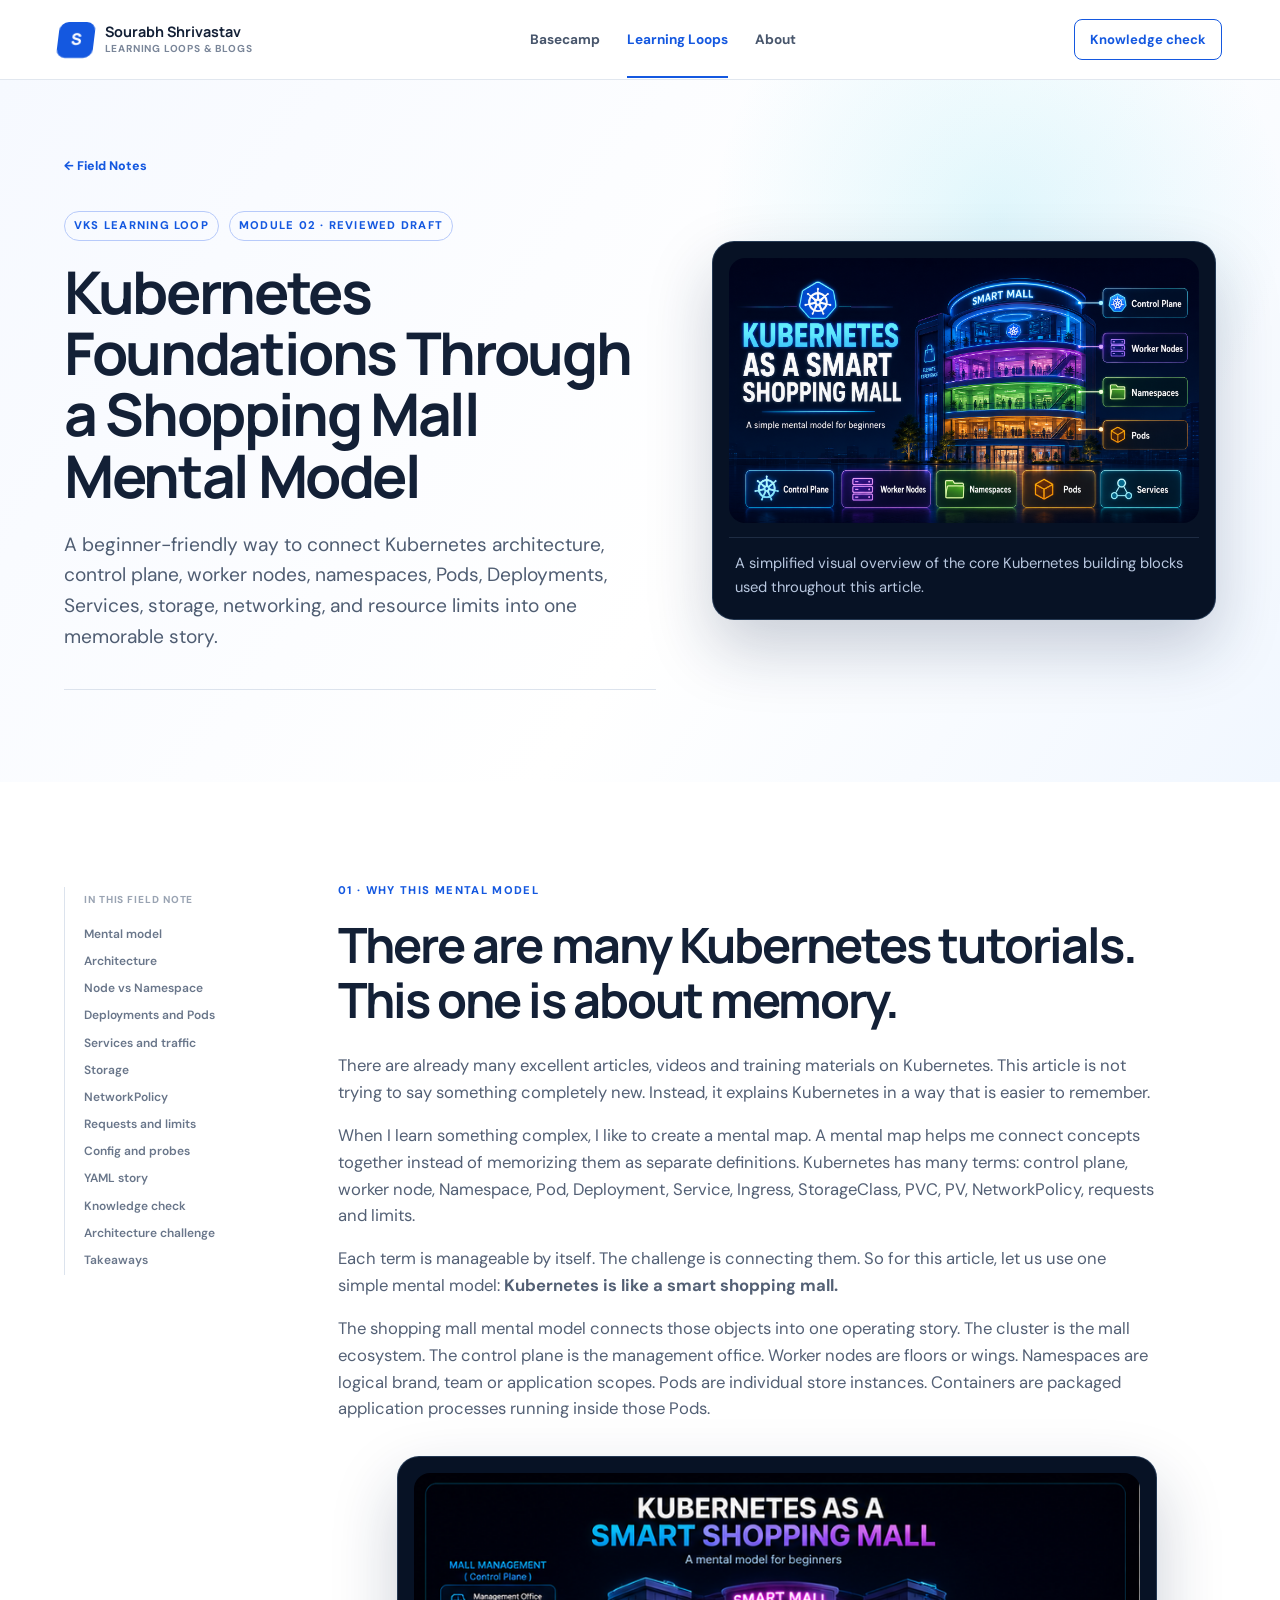
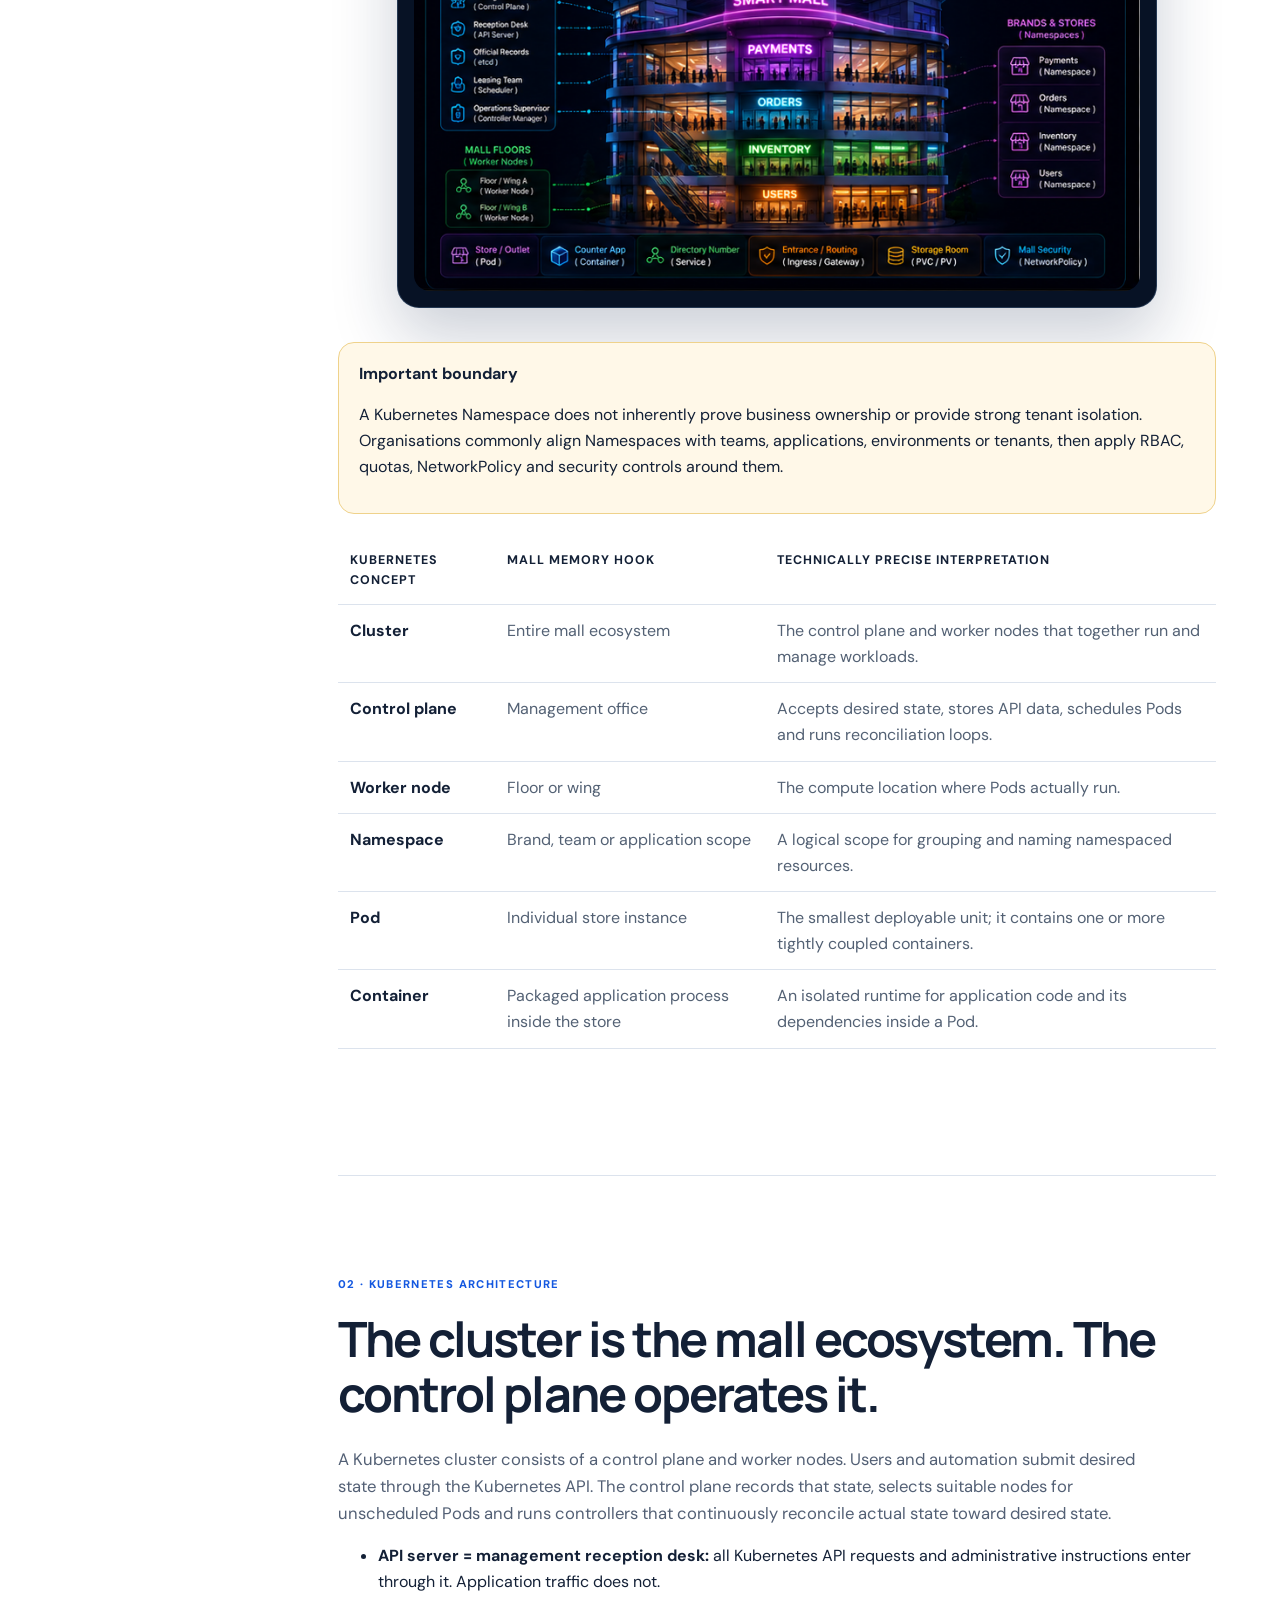
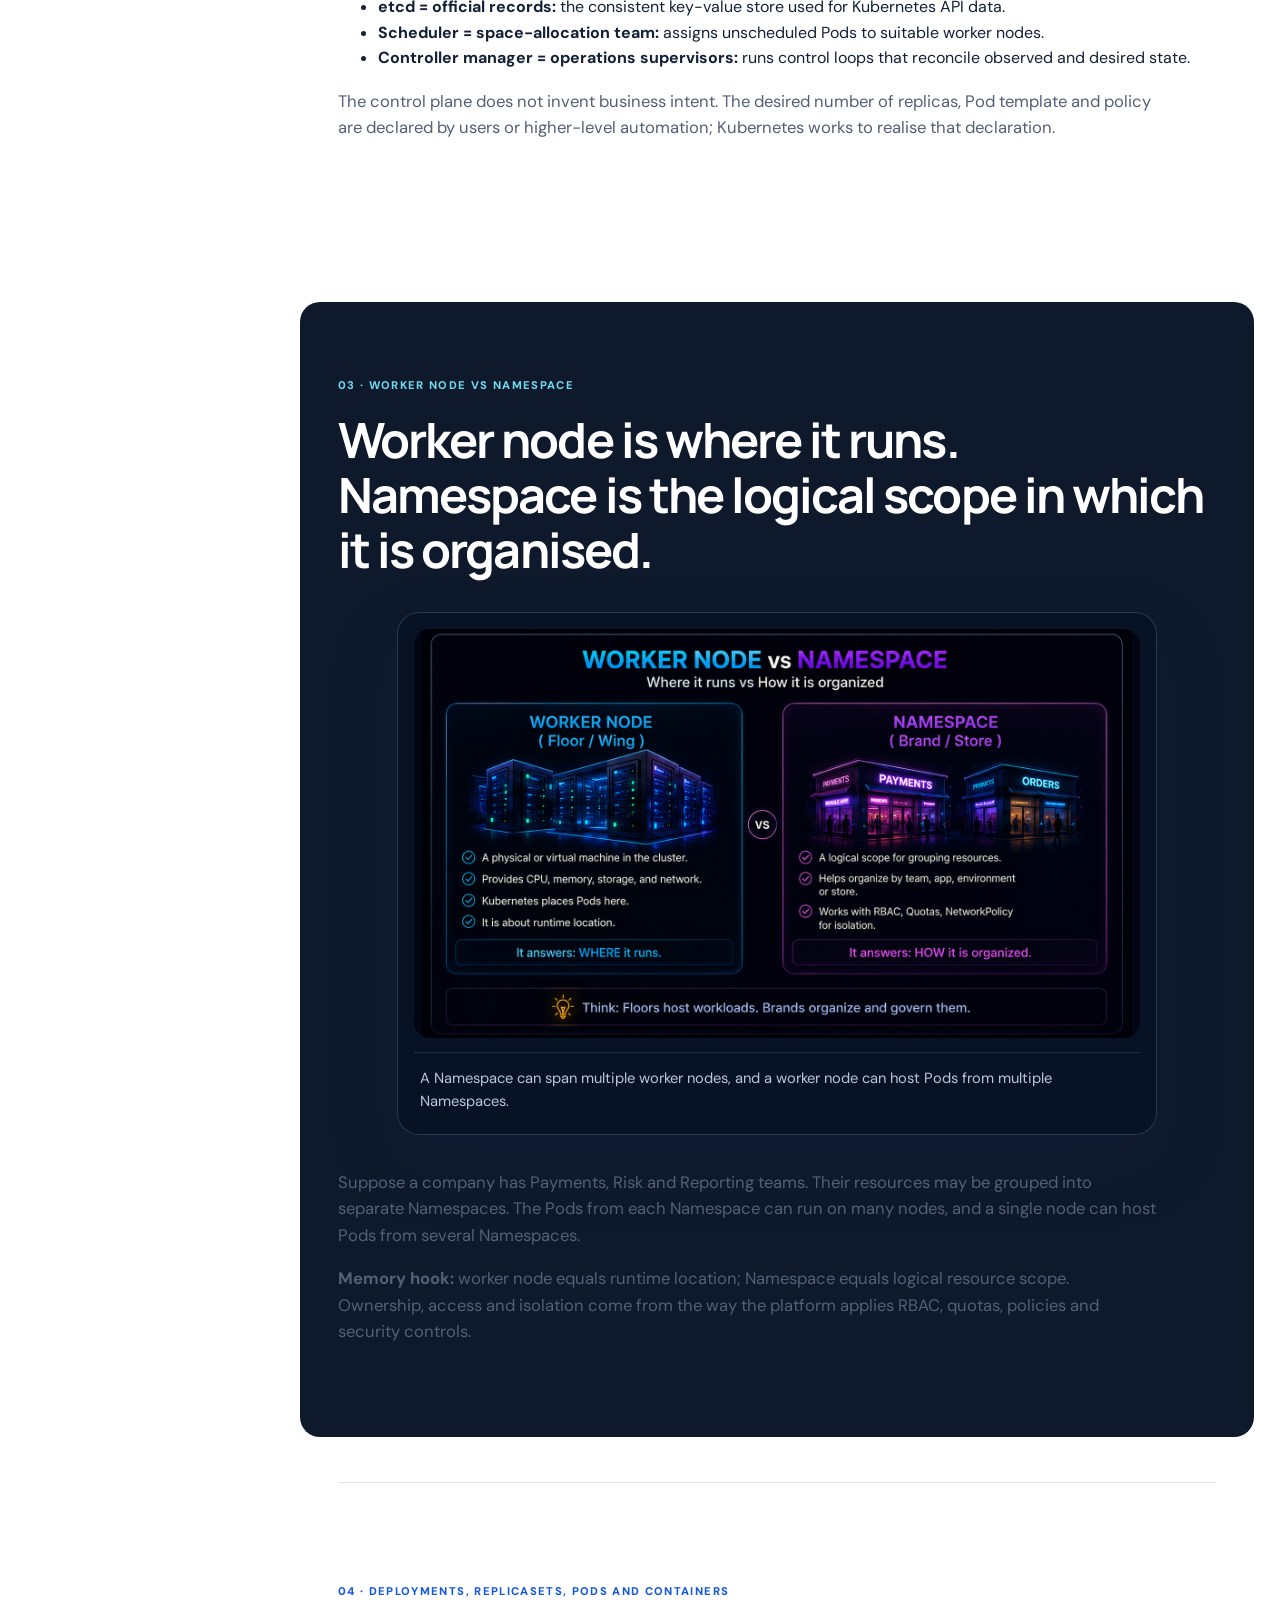
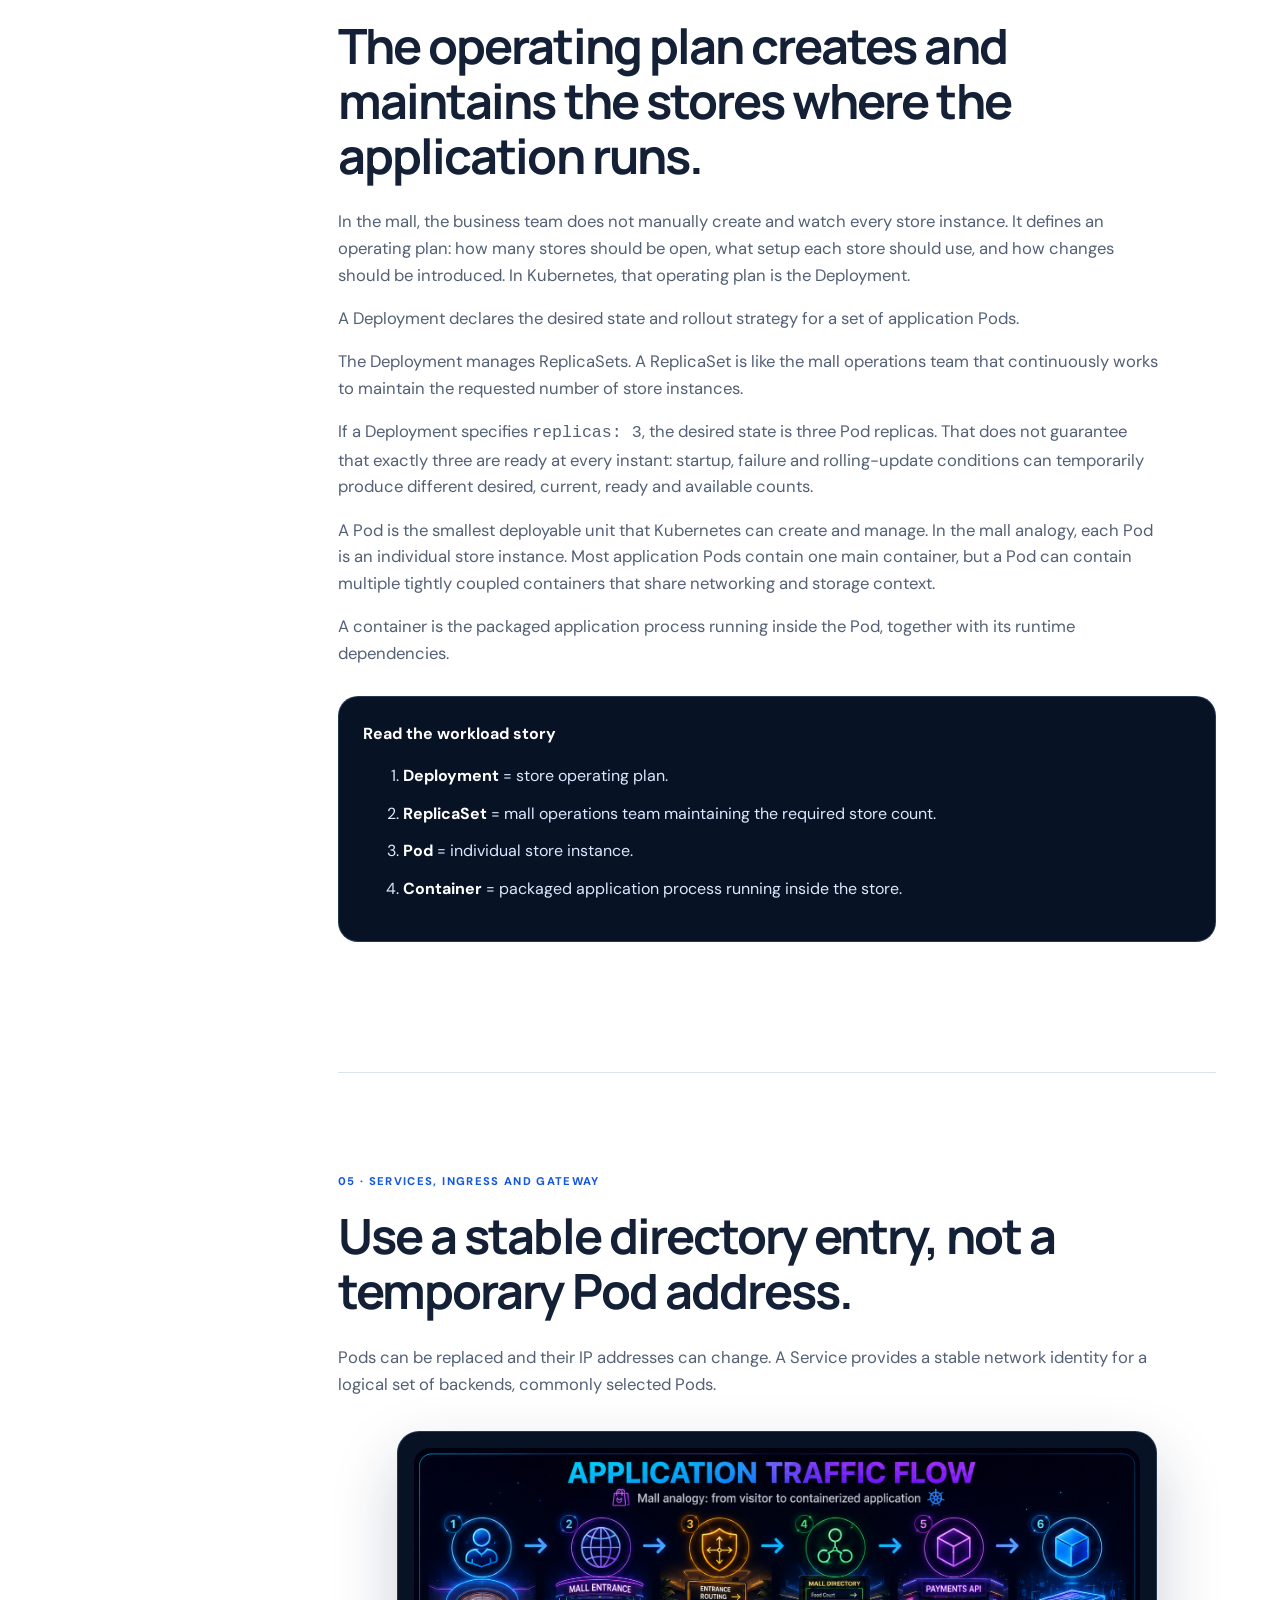
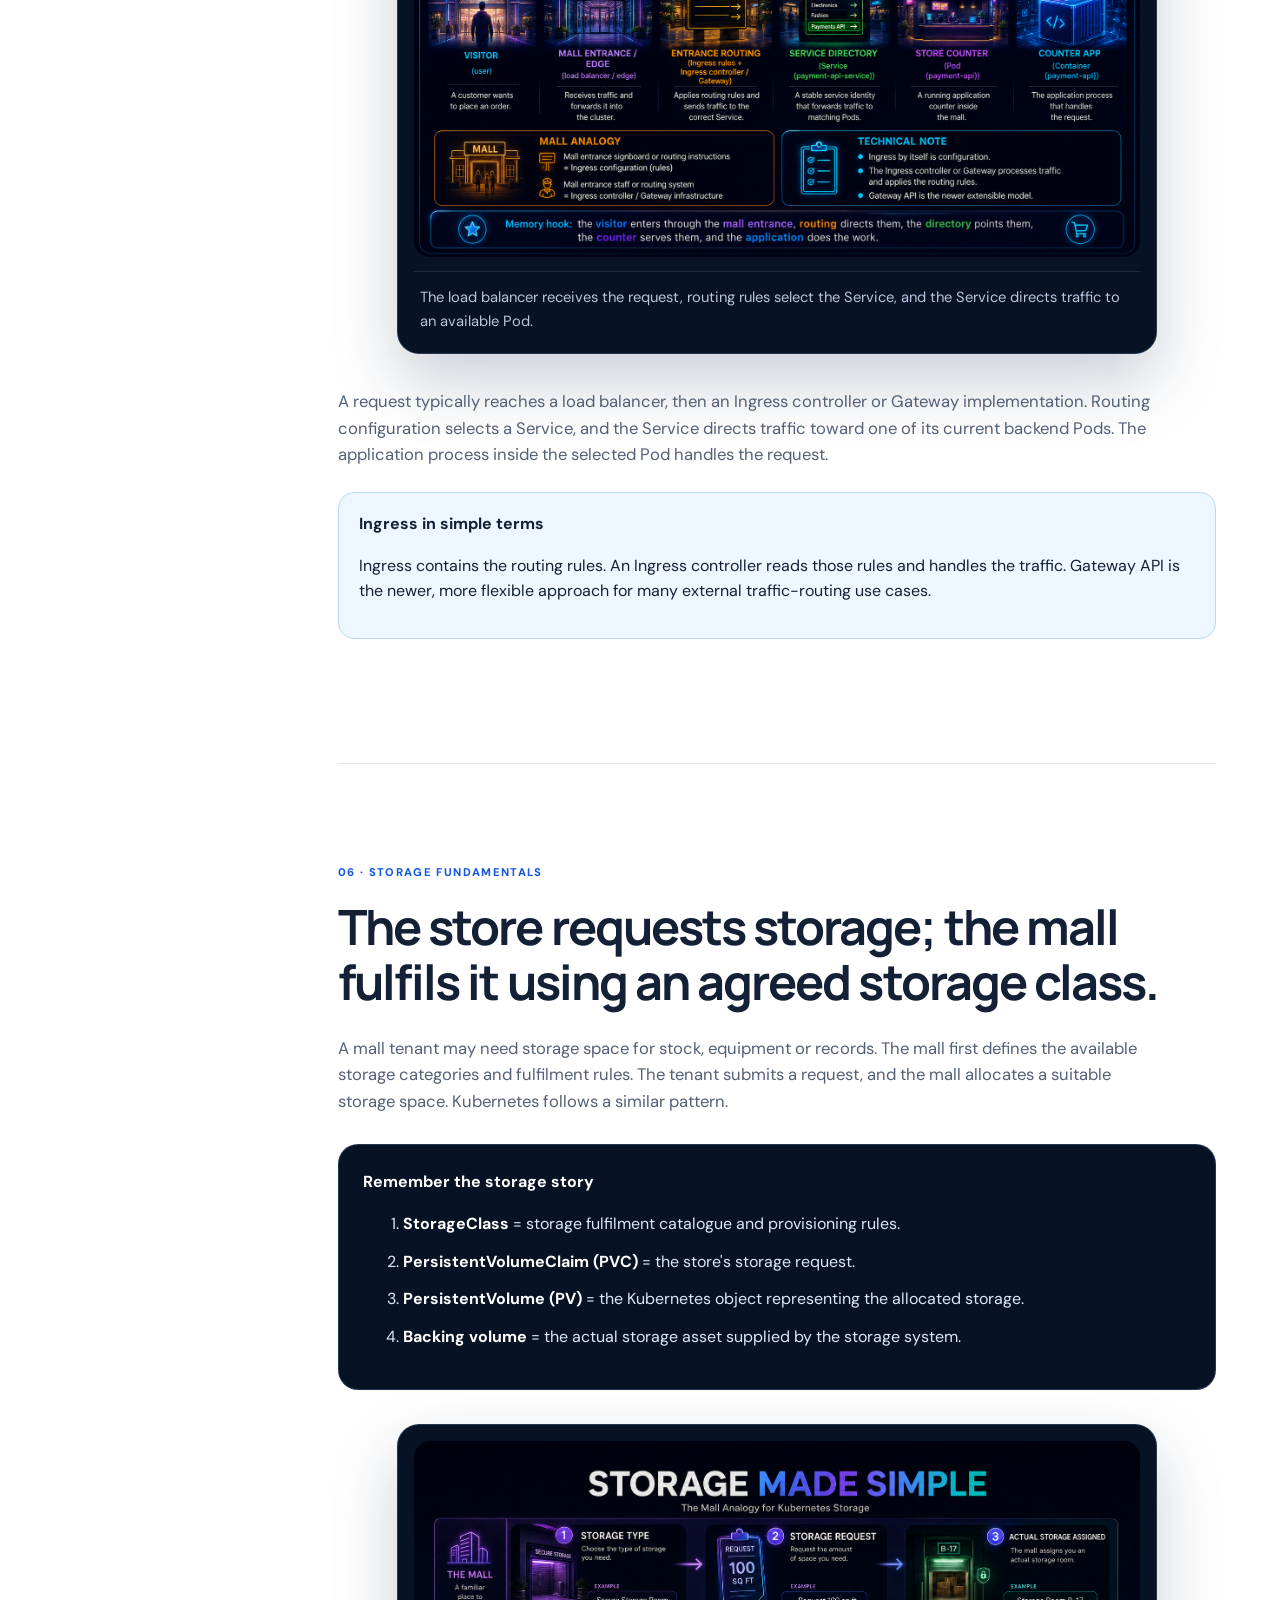
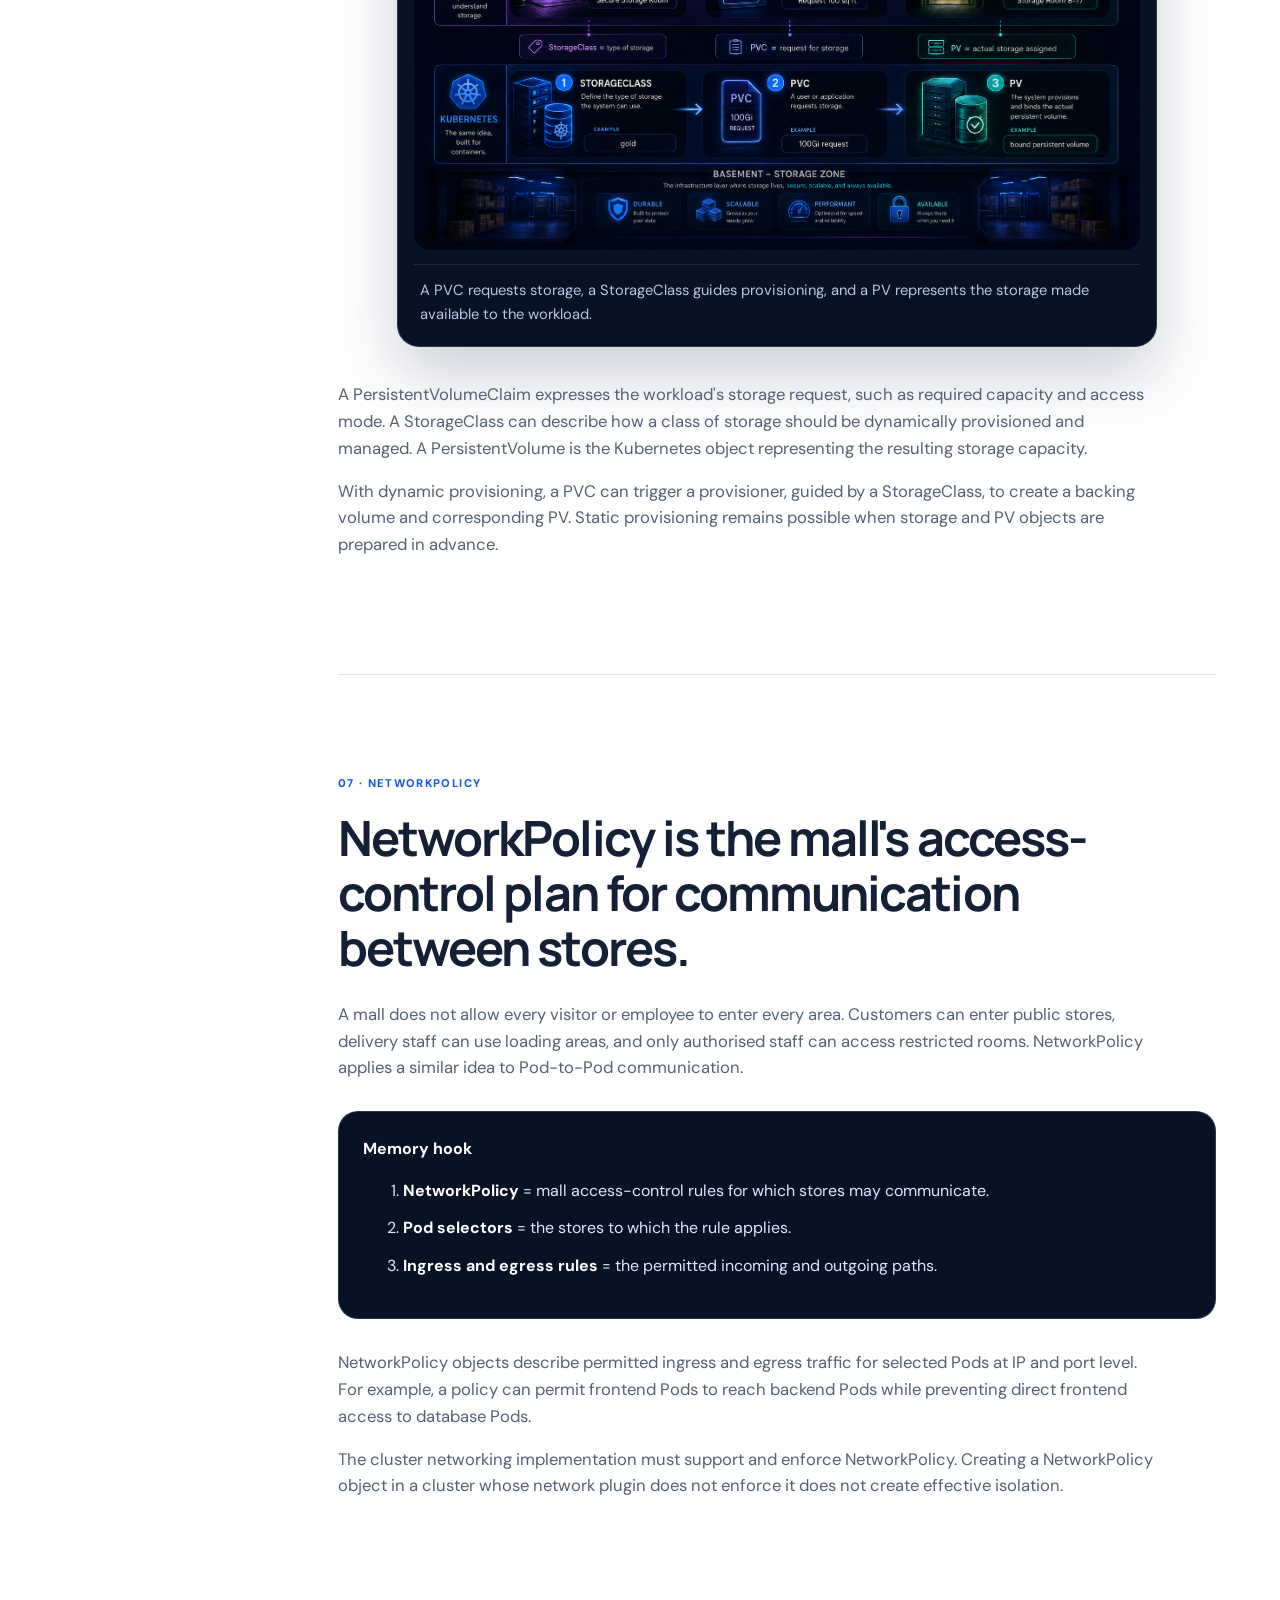
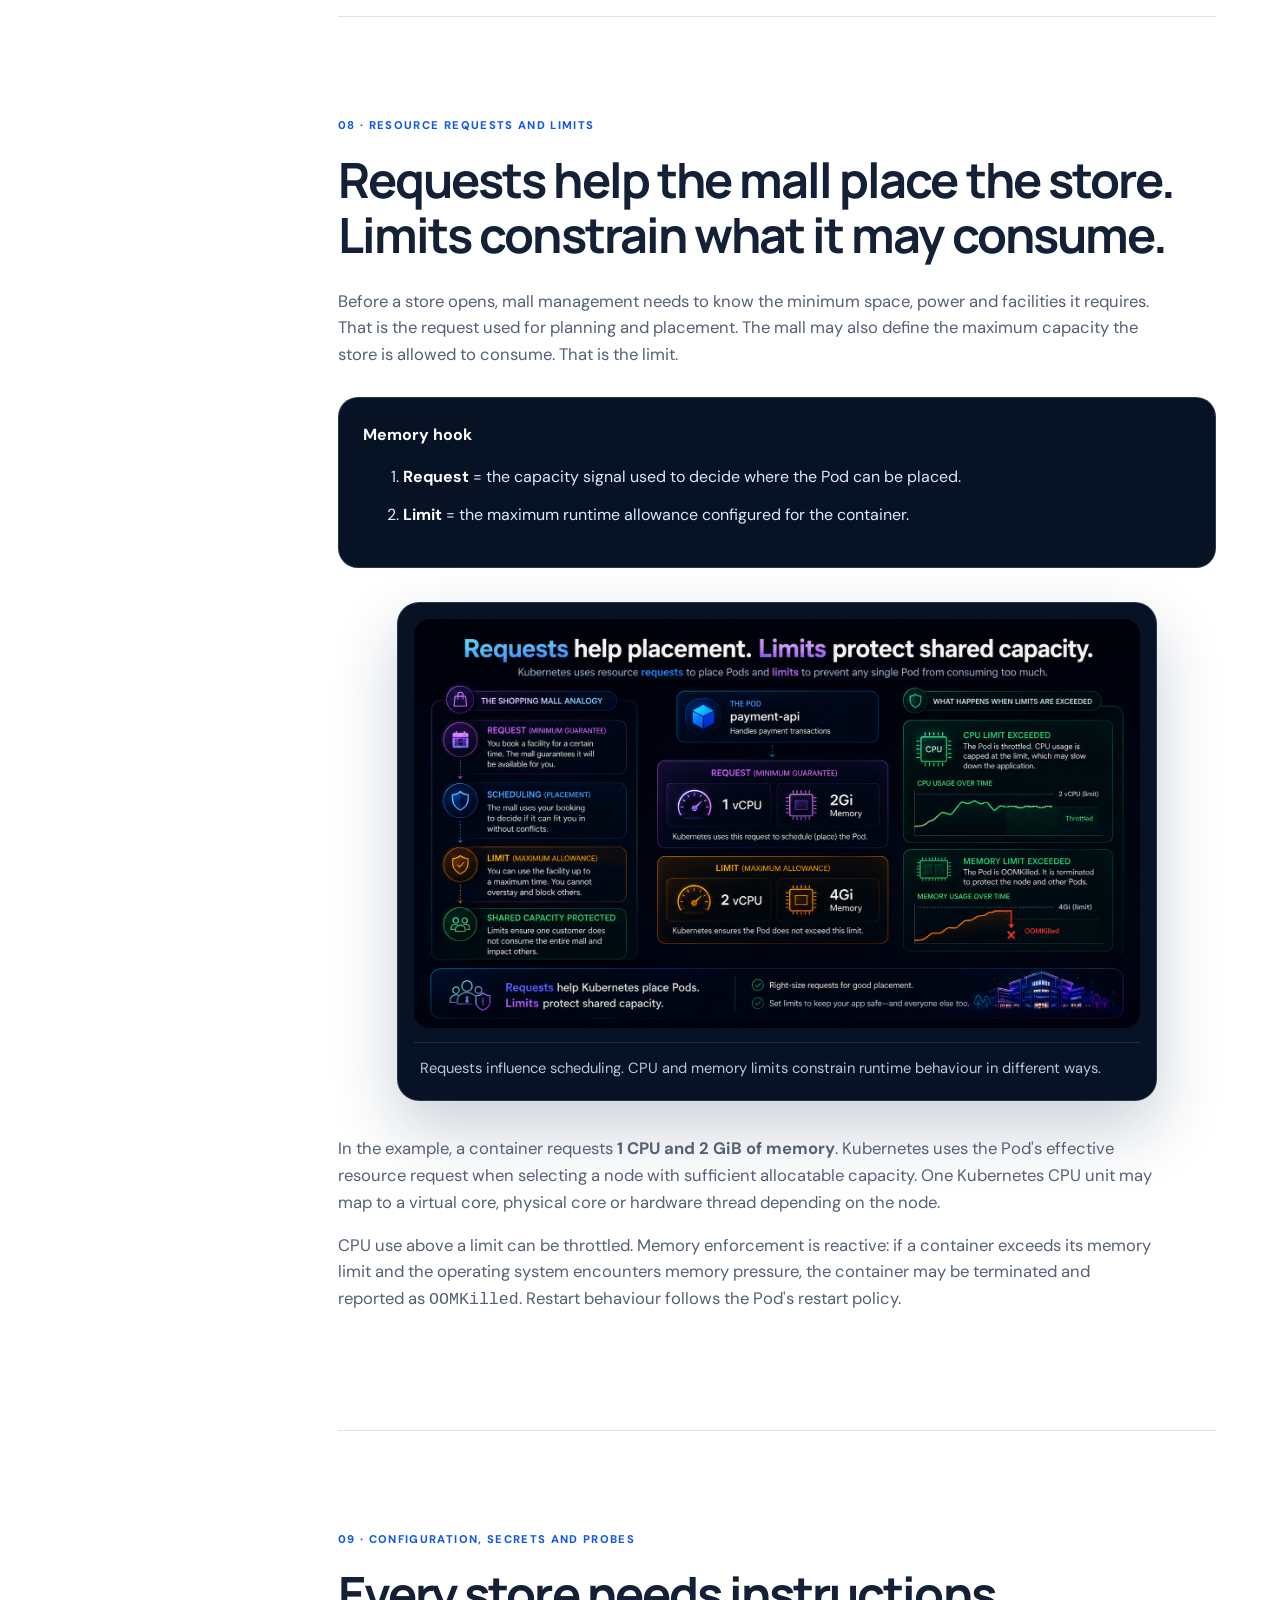
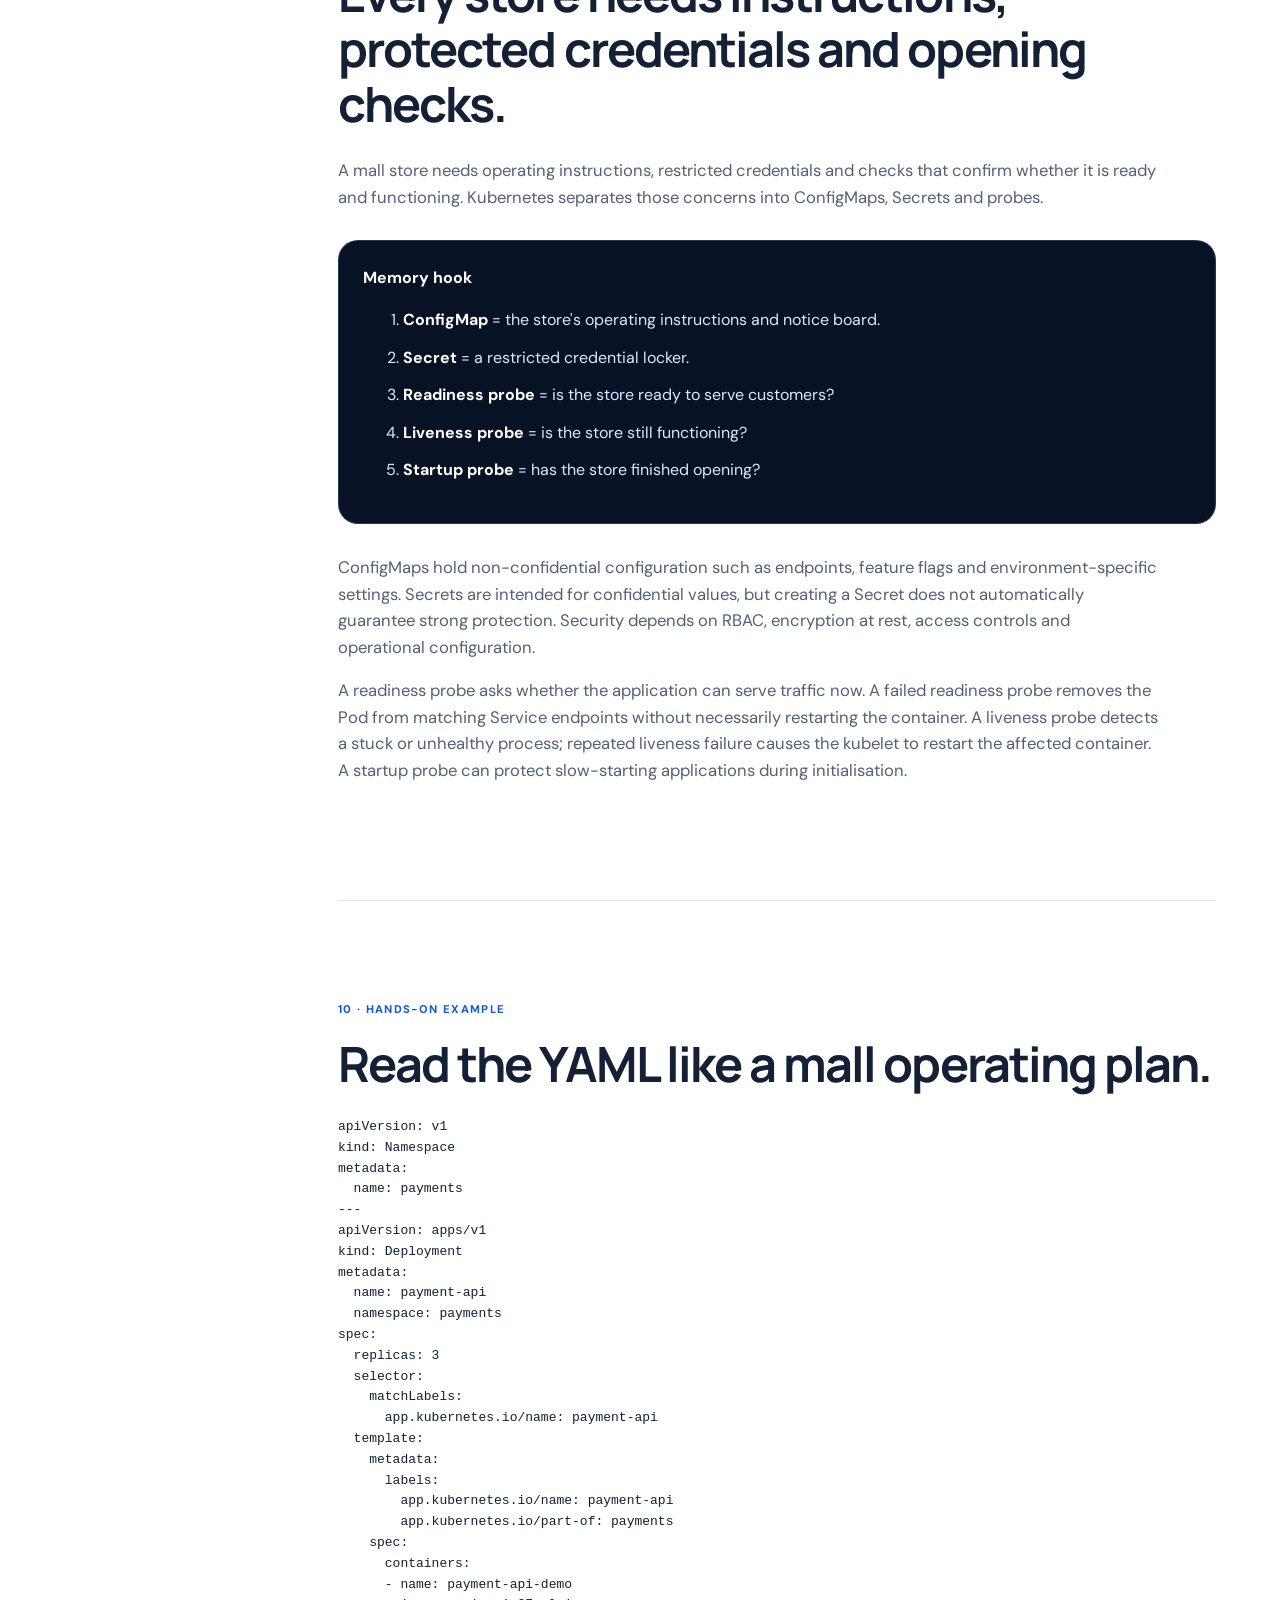
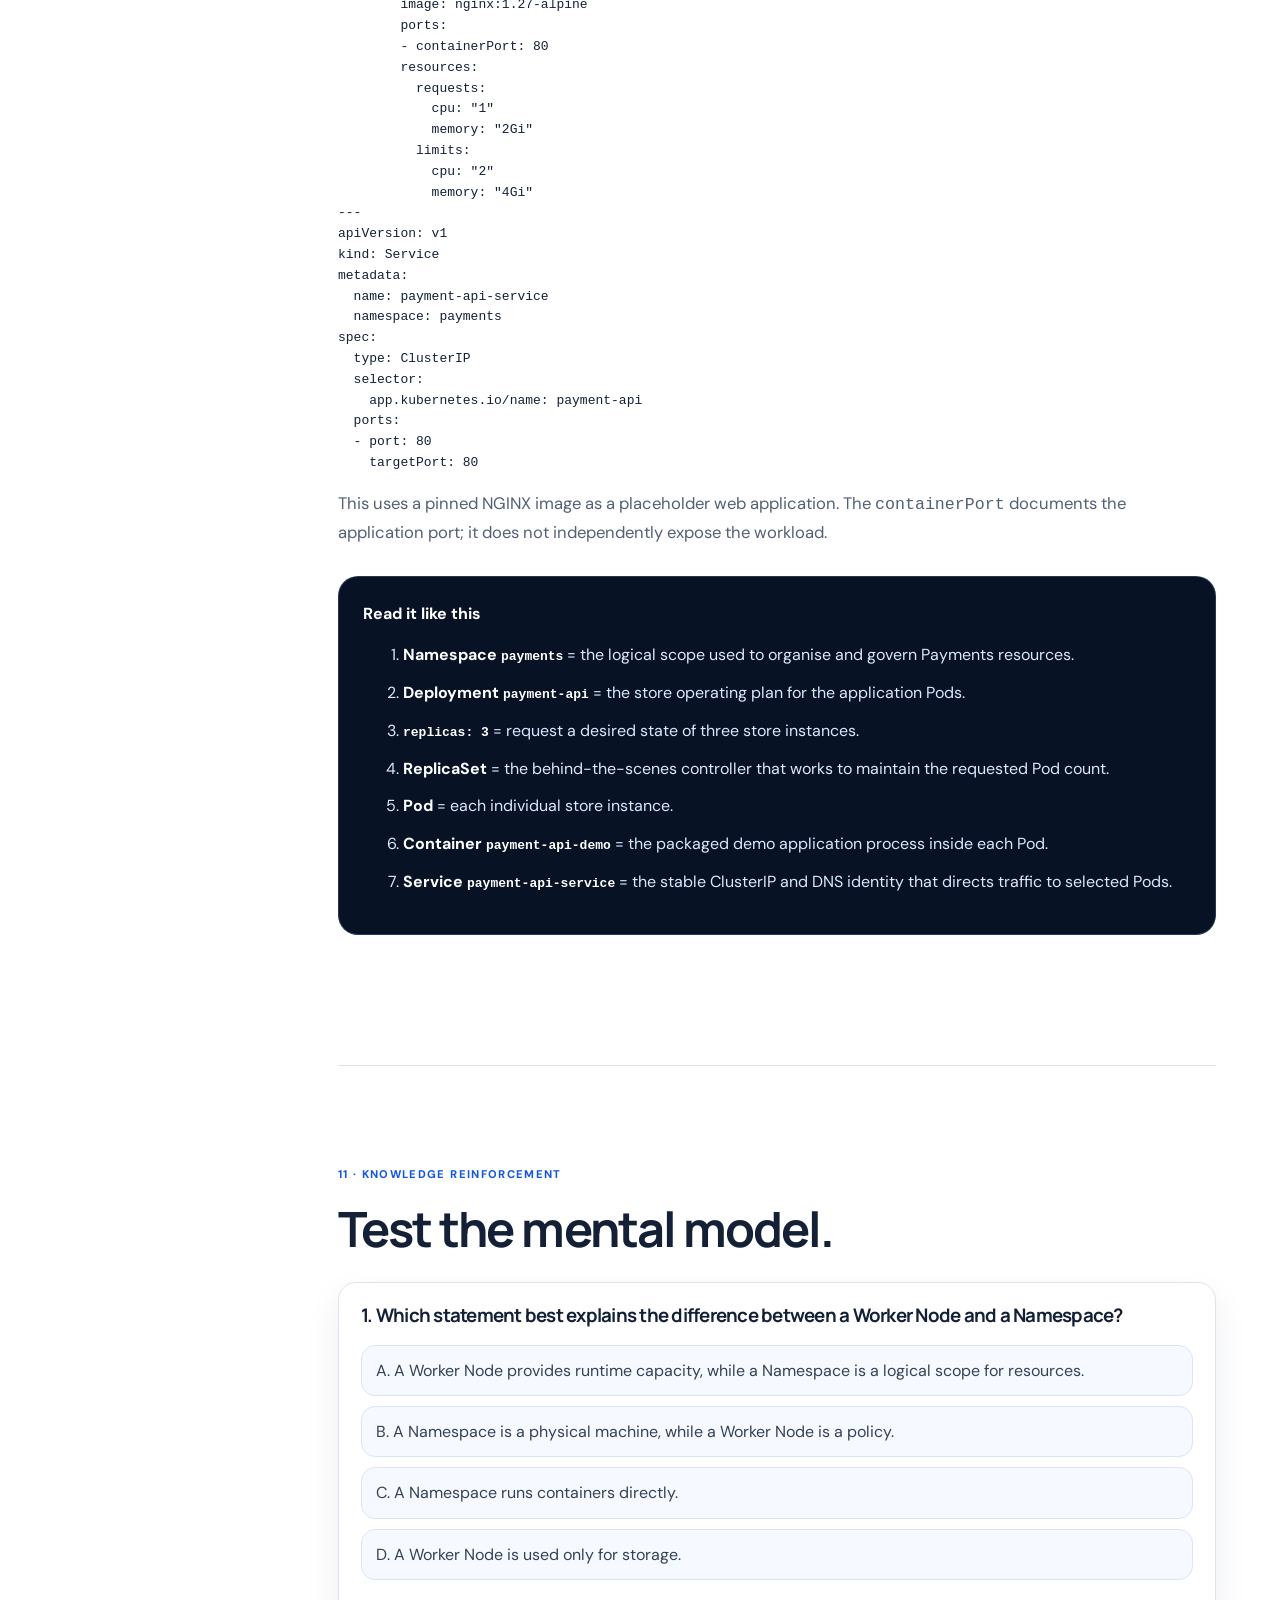
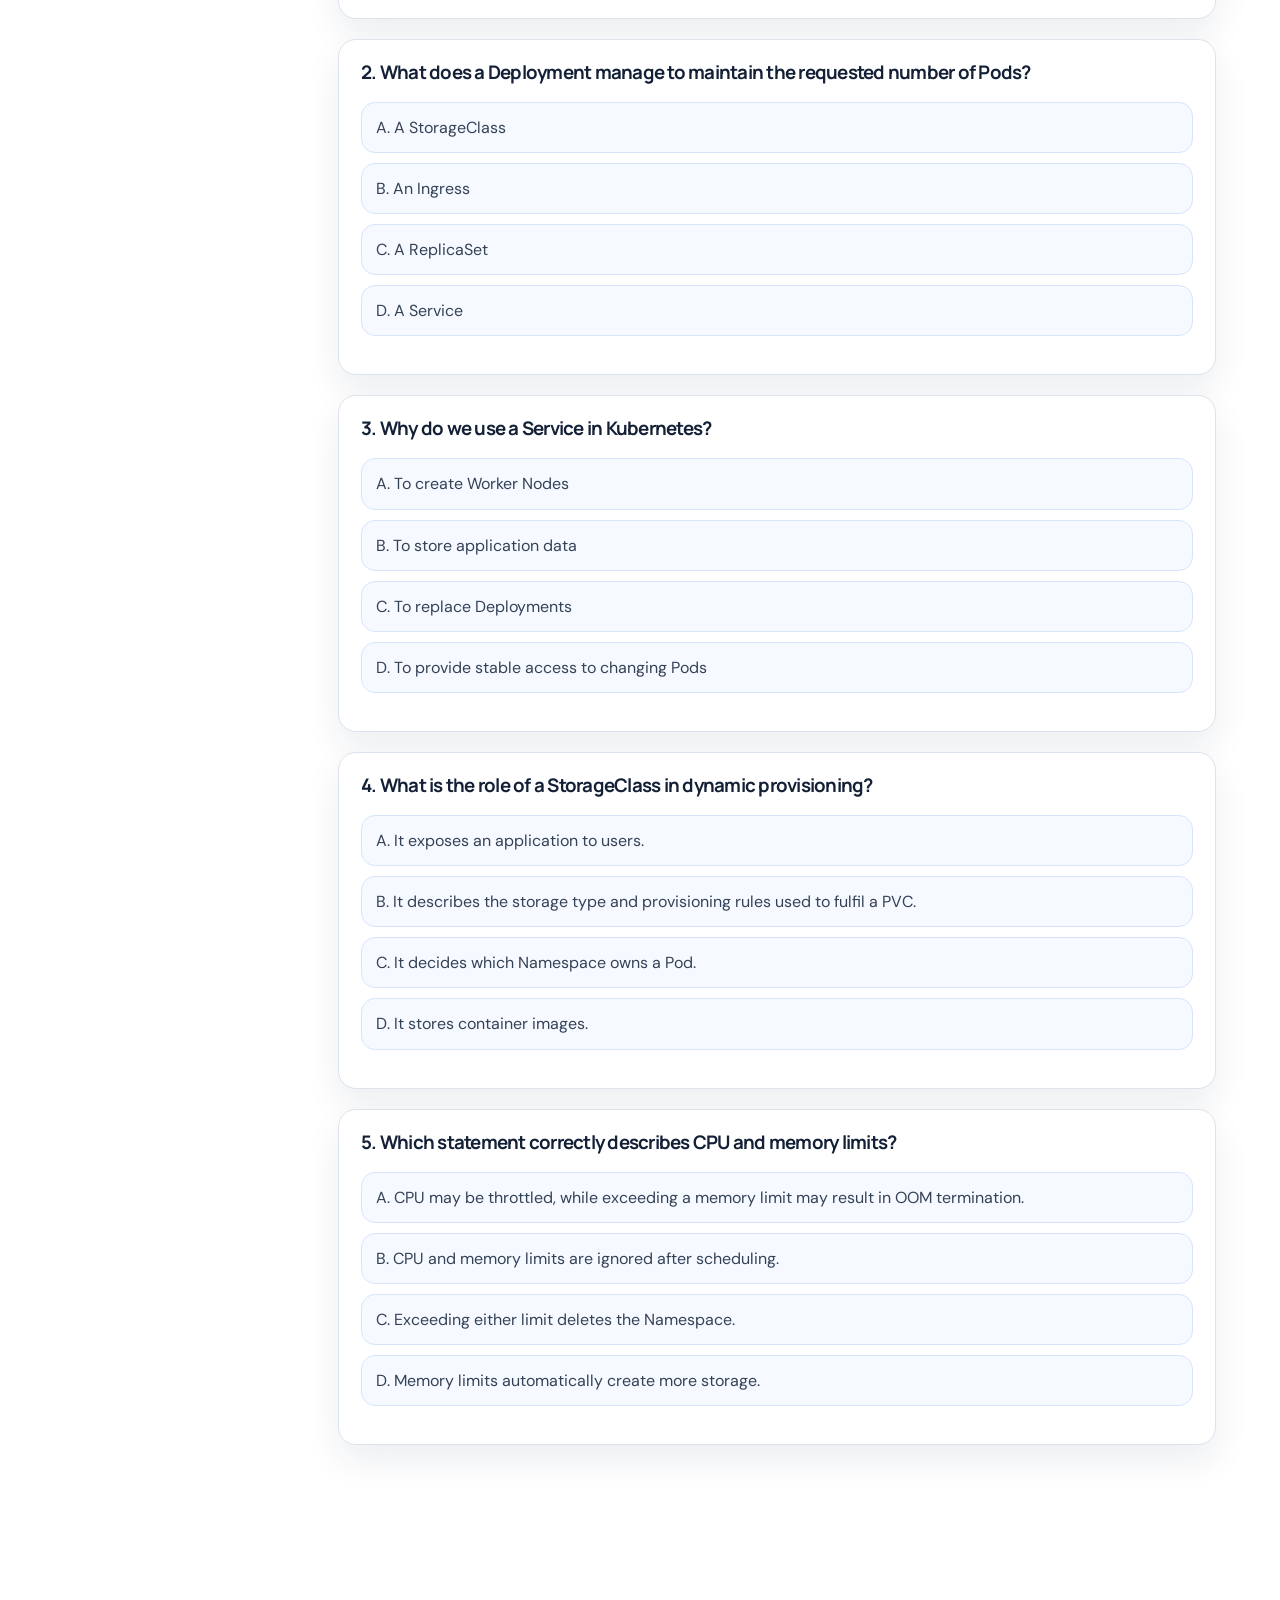
<file: blogs/002-kubernetes-foundations-reviewed.html>
<!doctype html>
<html lang="en">
<head>
  <meta charset="UTF-8" />
  <meta name="viewport" content="width=device-width, initial-scale=1.0" />
  <meta name="description" content="A reviewed Kubernetes foundations article using a shopping mall mental model, aligned with official Kubernetes concepts for clusters, nodes, namespaces, Pods, Deployments, Services, storage, networking, probes, requests and limits." />
  <title>Kubernetes Foundations Through a Shopping Mall Mental Model — Reviewed | Sourabh Shrivastav</title>
  <link rel="preconnect" href="https://fonts.googleapis.com" />
  <link rel="preconnect" href="https://fonts.gstatic.com" crossorigin />
  <link href="https://fonts.googleapis.com/css2?family=DM+Sans:wght@400;500;600;700&family=Manrope:wght@600;700;800&display=swap" rel="stylesheet" />
  <link rel="stylesheet" href="../styles.css" />
  <link rel="stylesheet" href="article.css" />
  <script src="../app.js" defer></script>
  <script src="article.js" defer></script>
  <style>
    .review-note,.analogy-note{border-radius:16px;padding:18px 20px;margin:24px 0}
    .review-note{background:#eef7ff;border:1px solid #b8d8fb}
    .analogy-note{background:#fff8e8;border:1px solid #efd28b}
    .article-hero{align-items:center;display:grid;gap:56px;grid-template-columns:minmax(0,1.08fr) minmax(420px,.92fr);padding:72px max(5vw,28px)}
    .article-hero-copy{max-width:760px}
    .article-hero h1{font-size:clamp(2.8rem,4.6vw,4.9rem);line-height:1.04;margin-bottom:24px}
    .article-deck{max-width:700px}
    .visual-showcase{background:#071225;border:1px solid rgba(132,174,225,.24);border-radius:22px;box-shadow:0 28px 65px rgba(16,38,74,.22);box-sizing:border-box;margin:34px auto;overflow:hidden;padding:16px;width:100%}
    .article-hero>.visual-showcase{justify-self:end;margin:0;max-width:720px}
    .article-content .visual-showcase{max-width:760px}
    .visual-showcase img{border-radius:16px;display:block;height:auto;max-width:100%;object-fit:contain;width:100%}
    .visual-showcase figcaption{border-top:1px solid rgba(152,181,220,.16);color:#b8c7df;font-size:.92rem;line-height:1.6;margin-top:14px;padding:14px 6px 4px}
    .quick-map-table{border-collapse:collapse;margin:26px 0;width:100%}
    .quick-map-table th,.quick-map-table td{border-bottom:1px solid var(--line);padding:13px 12px;text-align:left;vertical-align:top}
    .quick-map-table th{color:var(--ink);font-size:.78rem;letter-spacing:.08em;text-transform:uppercase}
    .quick-map-table td{color:#536174}
    .quick-map-table td:first-child{color:var(--ink);font-weight:700}
    .story-flow{background:#081225;border:1px solid rgba(132,174,225,.24);border-radius:20px;color:#dbe8ff;margin:30px 0;padding:24px}
    .story-flow li{margin:12px 0}.story-flow strong{color:#fff}
    .knowledge-card{background:#fff;border:1px solid var(--line);border-radius:18px;box-shadow:0 16px 35px rgba(16,38,74,.08);margin:20px 0;padding:22px}
    .knowledge-card h3{margin-top:0}
    .knowledge-options{display:grid;gap:10px;margin:16px 0}
    .knowledge-options button{background:#f6f9ff;border:1px solid #d7e4fb;border-radius:14px;color:#344256;cursor:pointer;font:inherit;line-height:1.45;padding:13px 14px;text-align:left;transition:border-color 160ms ease,background 160ms ease,transform 160ms ease}
    .knowledge-options button:hover,.knowledge-options button.selected{background:#eef5ff;border-color:var(--blue);transform:translateY(-1px)}
    .answer-review{background:#eef4ff;border-left:4px solid var(--blue);border-radius:14px;color:#26364d!important;margin-top:16px;padding:18px}
    .answer-review strong{color:#10213a!important}.answer-review ul{margin:12px 0 0;padding-left:22px}
    .answer-review li,.answer-review p,.answer-review span{color:#26364d!important;line-height:1.62;opacity:1!important}
    .answer-review li{margin:9px 0}.answer-review li+li{border-top:1px solid #c6d2e3;padding-top:9px}
    .challenge-brief{background:#0c1a31;border:1px solid rgba(132,174,225,.3);border-radius:20px;margin:26px 0;padding:24px}
    .challenge-brief h3{color:#fff;margin:0 0 12px}.challenge-brief p,.challenge-brief li{color:#dbe8ff}
    .traffic-path{background:rgba(72,124,255,.12);border:1px solid rgba(112,157,255,.35);border-radius:14px;color:#fff;font-weight:700;line-height:1.7;margin:20px 0;padding:16px;text-align:center}
    .challenge-questions{counter-reset:challenge;margin:26px 0;padding:0}
    .challenge-questions li{background:rgba(255,255,255,.05);border:1px solid rgba(255,255,255,.12);border-radius:14px;list-style:none;margin:10px 0;padding:14px 16px 14px 52px;position:relative}
    .challenge-questions li::before{align-items:center;background:#2f6fed;border-radius:50%;color:#fff;content:counter(challenge);counter-increment:challenge;display:flex;font-size:.8rem;font-weight:800;height:28px;justify-content:center;left:14px;position:absolute;top:13px;width:28px}
    .solution-reveal{background:#fff;border:1px solid #cddbf1;border-radius:18px;color:#25344b;margin-top:28px;overflow:hidden}
    .solution-reveal summary{align-items:center;background:#eef4ff;color:#10213a;cursor:pointer;display:flex;font-weight:800;justify-content:space-between;list-style:none;padding:18px 20px}
    .solution-reveal summary::-webkit-details-marker{display:none}
    .solution-reveal summary::after{content:"+";font-size:1.5rem;line-height:1}
    .solution-reveal[open] summary::after{content:"−"}
    .solution-content{padding:20px}
    .solution-content p,.solution-content li{color:#344256}
    .solution-grid{display:grid;gap:12px;grid-template-columns:repeat(2,minmax(0,1fr));margin:18px 0}
    .solution-card{background:#f7f9fd;border:1px solid #dce5f2;border-radius:14px;padding:16px}
    .solution-card strong{color:#10213a;display:block;margin-bottom:6px}
    @media (max-width:1100px){.article-hero{gap:34px;grid-template-columns:minmax(0,1fr) minmax(360px,.85fr)}.article-hero h1{font-size:clamp(2.65rem,5vw,4.2rem)}.article-hero>.visual-showcase{max-width:620px}}
    @media (max-width:900px){.article-hero{display:block;padding:58px max(6vw,24px)}.article-hero-copy{max-width:820px}.article-hero>.visual-showcase{margin:34px auto 0;max-width:760px}.article-hero h1{font-size:clamp(2.55rem,8vw,4rem)}}
    @media (max-width:768px){.article-hero{padding:48px 20px 54px}.article-hero>.visual-showcase,.article-content .visual-showcase{max-width:100%}.visual-showcase{border-radius:16px;margin:22px 0;padding:10px}.visual-showcase img{border-radius:12px}.visual-showcase figcaption{font-size:.86rem;padding:11px 4px 2px}.knowledge-card{padding:17px}.answer-review{padding:15px}.quick-map-table{display:block;overflow-x:auto}.solution-grid{grid-template-columns:1fr}.challenge-brief{padding:18px}}
  </style>
</head>
<body class="article-page">
<header class="site-header article-header">
  <a class="brand" href="../index.html" aria-label="Sourabh Shrivastav home"><span class="brand-mark">S</span><span class="brand-copy"><strong>Sourabh Shrivastav</strong><small>Platform Fieldnotes</small></span></a>
  <nav aria-label="Article navigation"><a class="nav-link" href="../index.html">Basecamp</a><a class="nav-link active" href="../index.html#loops">Learning Loops</a><a class="nav-link" href="../index.html#about">About</a></nav>
  <a class="button button-small button-outline" href="#knowledge">Knowledge check</a>
</header>
<main><article>
<header class="article-hero">
  <div class="article-hero-copy">
    <a class="back-link" href="../index.html#notes">← Field Notes</a>
    <div class="article-kicker"><span>VKS Learning Loop</span><span>Module 02 · Reviewed draft</span></div>
    <h1>Kubernetes Foundations Through a Shopping Mall Mental Model</h1>
    <p class="article-deck">A beginner-friendly way to connect Kubernetes architecture, control plane, worker nodes, namespaces, Pods, Deployments, Services, storage, networking, and resource limits into one memorable story.</p>
    <div class="article-meta"><span><strong>Validated</strong> July 2026 against official Kubernetes documentation</span></div>
  </div>
  <figure class="visual-showcase"><img src="../assets/blogs/kubernetes-foundations-reviewed/ChatGPT%20Image%20Jul%2020%2C%202026%2C%2006_56_52%20PM.png" alt="Simplified smart shopping mall mental model showing Kubernetes control plane, worker nodes, Namespaces, Pods and Services." /><figcaption>A simplified visual overview of the core Kubernetes building blocks used throughout this article.</figcaption></figure>
</header>
<div class="article-shell">
<aside class="article-toc"><span>In this field note</span><a href="#mental-model">Mental model</a><a href="#architecture">Architecture</a><a href="#node-namespace">Node vs Namespace</a><a href="#workloads">Deployments and Pods</a><a href="#traffic">Services and traffic</a><a href="#storage">Storage</a><a href="#networking">NetworkPolicy</a><a href="#resources">Requests and limits</a><a href="#config-health">Config and probes</a><a href="#example">YAML story</a><a href="#knowledge">Knowledge check</a><a href="#challenge">Architecture challenge</a><a href="#takeaways">Takeaways</a></aside>
<div class="article-content">
<section class="article-section lead-section" id="mental-model">
<p class="section-number">01 · Why this mental model</p><h2>There are many Kubernetes tutorials. This one is about memory.</h2>
<p>There are already many excellent articles, videos and training materials on Kubernetes. This article is not trying to say something completely new. Instead, it explains Kubernetes in a way that is easier to remember.</p>
<p>When I learn something complex, I like to create a mental map. A mental map helps me connect concepts together instead of memorizing them as separate definitions. Kubernetes has many terms: control plane, worker node, Namespace, Pod, Deployment, Service, Ingress, StorageClass, PVC, PV, NetworkPolicy, requests and limits.</p>
<p>Each term is manageable by itself. The challenge is connecting them. So for this article, let us use one simple mental model: <strong>Kubernetes is like a smart shopping mall.</strong></p>
<p>The shopping mall mental model connects those objects into one operating story. The cluster is the mall ecosystem. The control plane is the management office. Worker nodes are floors or wings. Namespaces are logical brand, team or application scopes. Pods are individual store instances. Containers are packaged application processes running inside those Pods.</p>
<figure class="visual-showcase"><img src="../assets/blogs/kubernetes-foundations-reviewed/01-kubernetes-smart-shopping-mall.png" alt="Detailed shopping mall mental model mapping the Kubernetes control plane, worker nodes, Namespaces, Pods, containers, Services, Ingress or Gateway, storage and NetworkPolicy." /></figure>
<div class="analogy-note"><strong>Important boundary</strong><p>A Kubernetes Namespace does not inherently prove business ownership or provide strong tenant isolation. Organisations commonly align Namespaces with teams, applications, environments or tenants, then apply RBAC, quotas, NetworkPolicy and security controls around them.</p></div>
<table class="quick-map-table"><thead><tr><th>Kubernetes concept</th><th>Mall memory hook</th><th>Technically precise interpretation</th></tr></thead><tbody><tr><td>Cluster</td><td>Entire mall ecosystem</td><td>The control plane and worker nodes that together run and manage workloads.</td></tr><tr><td>Control plane</td><td>Management office</td><td>Accepts desired state, stores API data, schedules Pods and runs reconciliation loops.</td></tr><tr><td>Worker node</td><td>Floor or wing</td><td>The compute location where Pods actually run.</td></tr><tr><td>Namespace</td><td>Brand, team or application scope</td><td>A logical scope for grouping and naming namespaced resources.</td></tr><tr><td>Pod</td><td>Individual store instance</td><td>The smallest deployable unit; it contains one or more tightly coupled containers.</td></tr><tr><td>Container</td><td>Packaged application process inside the store</td><td>An isolated runtime for application code and its dependencies inside a Pod.</td></tr></tbody></table>
</section>
<section class="article-section" id="architecture"><p class="section-number">02 · Kubernetes architecture</p><h2>The cluster is the mall ecosystem. The control plane operates it.</h2><p>A Kubernetes cluster consists of a control plane and worker nodes. Users and automation submit desired state through the Kubernetes API. The control plane records that state, selects suitable nodes for unscheduled Pods and runs controllers that continuously reconcile actual state toward desired state.</p><ul><li><strong>API server = management reception desk:</strong> all Kubernetes API requests and administrative instructions enter through it. Application traffic does not.</li><li><strong>etcd = official records:</strong> the consistent key-value store used for Kubernetes API data.</li><li><strong>Scheduler = space-allocation team:</strong> assigns unscheduled Pods to suitable worker nodes.</li><li><strong>Controller manager = operations supervisors:</strong> runs control loops that reconcile observed and desired state.</li></ul><p>The control plane does not invent business intent. The desired number of replicas, Pod template and policy are declared by users or higher-level automation; Kubernetes works to realise that declaration.</p></section>
<section class="article-section dark-section" id="node-namespace"><p class="section-number">03 · Worker node vs Namespace</p><h2>Worker node is where it runs. Namespace is the logical scope in which it is organised.</h2><figure class="visual-showcase"><img src="../assets/blogs/kubernetes-foundations-reviewed/02-worker-node-vs-namespace.png" alt="Diagram explaining that worker nodes are runtime locations while Namespaces are logical scopes that can span multiple nodes." /><figcaption>A Namespace can span multiple worker nodes, and a worker node can host Pods from multiple Namespaces.</figcaption></figure><p>Suppose a company has Payments, Risk and Reporting teams. Their resources may be grouped into separate Namespaces. The Pods from each Namespace can run on many nodes, and a single node can host Pods from several Namespaces.</p><p><strong>Memory hook:</strong> worker node equals runtime location; Namespace equals logical resource scope. Ownership, access and isolation come from the way the platform applies RBAC, quotas, policies and security controls.</p></section>
<section class="article-section" id="workloads"><p class="section-number">04 · Deployments, ReplicaSets, Pods and containers</p><h2>The operating plan creates and maintains the stores where the application runs.</h2><p>In the mall, the business team does not manually create and watch every store instance. It defines an operating plan: how many stores should be open, what setup each store should use, and how changes should be introduced. In Kubernetes, that operating plan is the Deployment.</p><p>A Deployment declares the desired state and rollout strategy for a set of application Pods.</p><p>The Deployment manages ReplicaSets. A ReplicaSet is like the mall operations team that continuously works to maintain the requested number of store instances.</p><p>If a Deployment specifies <code>replicas: 3</code>, the desired state is three Pod replicas. That does not guarantee that exactly three are ready at every instant: startup, failure and rolling-update conditions can temporarily produce different desired, current, ready and available counts.</p><p>A Pod is the smallest deployable unit that Kubernetes can create and manage. In the mall analogy, each Pod is an individual store instance. Most application Pods contain one main container, but a Pod can contain multiple tightly coupled containers that share networking and storage context.</p><p>A container is the packaged application process running inside the Pod, together with its runtime dependencies.</p><div class="story-flow"><strong>Read the workload story</strong><ol><li><strong>Deployment</strong> = store operating plan.</li><li><strong>ReplicaSet</strong> = mall operations team maintaining the required store count.</li><li><strong>Pod</strong> = individual store instance.</li><li><strong>Container</strong> = packaged application process running inside the store.</li></ol></div></section>
<section class="article-section" id="traffic"><p class="section-number">05 · Services, Ingress and Gateway</p><h2>Use a stable directory entry, not a temporary Pod address.</h2><p>Pods can be replaced and their IP addresses can change. A Service provides a stable network identity for a logical set of backends, commonly selected Pods.</p><figure class="visual-showcase"><img src="../assets/blogs/kubernetes-foundations-reviewed/kubernetes_traffic_flow_mall_analogy.png" alt="Mall analogy showing application traffic flowing from a visitor through a load balancer and routing system to a Service directory, Pod store and containerised application." /><figcaption>The load balancer receives the request, routing rules select the Service, and the Service directs traffic to an available Pod.</figcaption></figure><p>A request typically reaches a load balancer, then an Ingress controller or Gateway implementation. Routing configuration selects a Service, and the Service directs traffic toward one of its current backend Pods. The application process inside the selected Pod handles the request.</p><div class="review-note"><strong>Ingress in simple terms</strong><p>Ingress contains the routing rules. An Ingress controller reads those rules and handles the traffic. Gateway API is the newer, more flexible approach for many external traffic-routing use cases.</p></div></section>
<section class="article-section" id="storage"><p class="section-number">06 · Storage fundamentals</p><h2>The store requests storage; the mall fulfils it using an agreed storage class.</h2><p>A mall tenant may need storage space for stock, equipment or records. The mall first defines the available storage categories and fulfilment rules. The tenant submits a request, and the mall allocates a suitable storage space. Kubernetes follows a similar pattern.</p><div class="story-flow"><strong>Remember the storage story</strong><ol><li><strong>StorageClass</strong> = storage fulfilment catalogue and provisioning rules.</li><li><strong>PersistentVolumeClaim (PVC)</strong> = the store's storage request.</li><li><strong>PersistentVolume (PV)</strong> = the Kubernetes object representing the allocated storage.</li><li><strong>Backing volume</strong> = the actual storage asset supplied by the storage system.</li></ol></div><figure class="visual-showcase"><img src="../assets/blogs/kubernetes-foundations-reviewed/ChatGPT%20Image%20Jul%2020%2C%202026%2C%2007_25_14%20PM.png" alt="Storage Made Simple infographic explaining StorageClass, PersistentVolumeClaim and PersistentVolume through a shopping mall analogy." /><figcaption>A PVC requests storage, a StorageClass guides provisioning, and a PV represents the storage made available to the workload.</figcaption></figure><p>A PersistentVolumeClaim expresses the workload's storage request, such as required capacity and access mode. A StorageClass can describe how a class of storage should be dynamically provisioned and managed. A PersistentVolume is the Kubernetes object representing the resulting storage capacity.</p><p>With dynamic provisioning, a PVC can trigger a provisioner, guided by a StorageClass, to create a backing volume and corresponding PV. Static provisioning remains possible when storage and PV objects are prepared in advance.</p></section>
<section class="article-section" id="networking"><p class="section-number">07 · NetworkPolicy</p><h2>NetworkPolicy is the mall's access-control plan for communication between stores.</h2><p>A mall does not allow every visitor or employee to enter every area. Customers can enter public stores, delivery staff can use loading areas, and only authorised staff can access restricted rooms. NetworkPolicy applies a similar idea to Pod-to-Pod communication.</p><div class="story-flow"><strong>Memory hook</strong><ol><li><strong>NetworkPolicy</strong> = mall access-control rules for which stores may communicate.</li><li><strong>Pod selectors</strong> = the stores to which the rule applies.</li><li><strong>Ingress and egress rules</strong> = the permitted incoming and outgoing paths.</li></ol></div><p>NetworkPolicy objects describe permitted ingress and egress traffic for selected Pods at IP and port level. For example, a policy can permit frontend Pods to reach backend Pods while preventing direct frontend access to database Pods.</p><p>The cluster networking implementation must support and enforce NetworkPolicy. Creating a NetworkPolicy object in a cluster whose network plugin does not enforce it does not create effective isolation.</p></section>
<section class="article-section" id="resources"><p class="section-number">08 · Resource requests and limits</p><h2>Requests help the mall place the store. Limits constrain what it may consume.</h2><p>Before a store opens, mall management needs to know the minimum space, power and facilities it requires. That is the request used for planning and placement. The mall may also define the maximum capacity the store is allowed to consume. That is the limit.</p><div class="story-flow"><strong>Memory hook</strong><ol><li><strong>Request</strong> = the capacity signal used to decide where the Pod can be placed.</li><li><strong>Limit</strong> = the maximum runtime allowance configured for the container.</li></ol></div><figure class="visual-showcase"><img src="../assets/blogs/kubernetes-foundations/requests_and_limits_from_mall_to_kubernetes.png" alt="Infographic explaining Kubernetes resource requests and limits through a shopping mall analogy." /><figcaption>Requests influence scheduling. CPU and memory limits constrain runtime behaviour in different ways.</figcaption></figure><p>In the example, a container requests <strong>1 CPU and 2 GiB of memory</strong>. Kubernetes uses the Pod's effective resource request when selecting a node with sufficient allocatable capacity. One Kubernetes CPU unit may map to a virtual core, physical core or hardware thread depending on the node.</p><p>CPU use above a limit can be throttled. Memory enforcement is reactive: if a container exceeds its memory limit and the operating system encounters memory pressure, the container may be terminated and reported as <code>OOMKilled</code>. Restart behaviour follows the Pod's restart policy.</p></section>
<section class="article-section" id="config-health"><p class="section-number">09 · Configuration, Secrets and probes</p><h2>Every store needs instructions, protected credentials and opening checks.</h2><p>A mall store needs operating instructions, restricted credentials and checks that confirm whether it is ready and functioning. Kubernetes separates those concerns into ConfigMaps, Secrets and probes.</p><div class="story-flow"><strong>Memory hook</strong><ol><li><strong>ConfigMap</strong> = the store's operating instructions and notice board.</li><li><strong>Secret</strong> = a restricted credential locker.</li><li><strong>Readiness probe</strong> = is the store ready to serve customers?</li><li><strong>Liveness probe</strong> = is the store still functioning?</li><li><strong>Startup probe</strong> = has the store finished opening?</li></ol></div><p>ConfigMaps hold non-confidential configuration such as endpoints, feature flags and environment-specific settings. Secrets are intended for confidential values, but creating a Secret does not automatically guarantee strong protection. Security depends on RBAC, encryption at rest, access controls and operational configuration.</p><p>A readiness probe asks whether the application can serve traffic now. A failed readiness probe removes the Pod from matching Service endpoints without necessarily restarting the container. A liveness probe detects a stuck or unhealthy process; repeated liveness failure causes the kubelet to restart the affected container. A startup probe can protect slow-starting applications during initialisation.</p></section>
<section class="article-section" id="example"><p class="section-number">10 · Hands-on example</p><h2>Read the YAML like a mall operating plan.</h2><pre><code>apiVersion: v1
kind: Namespace
metadata:
  name: payments
---
apiVersion: apps/v1
kind: Deployment
metadata:
  name: payment-api
  namespace: payments
spec:
  replicas: 3
  selector:
    matchLabels:
      app.kubernetes.io/name: payment-api
  template:
    metadata:
      labels:
        app.kubernetes.io/name: payment-api
        app.kubernetes.io/part-of: payments
    spec:
      containers:
      - name: payment-api-demo
        image: nginx:1.27-alpine
        ports:
        - containerPort: 80
        resources:
          requests:
            cpu: "1"
            memory: "2Gi"
          limits:
            cpu: "2"
            memory: "4Gi"
---
apiVersion: v1
kind: Service
metadata:
  name: payment-api-service
  namespace: payments
spec:
  type: ClusterIP
  selector:
    app.kubernetes.io/name: payment-api
  ports:
  - port: 80
    targetPort: 80</code></pre><p>This uses a pinned NGINX image as a placeholder web application. The <code>containerPort</code> documents the application port; it does not independently expose the workload.</p><div class="story-flow"><strong>Read it like this</strong><ol><li><strong>Namespace <code>payments</code></strong> = the logical scope used to organise and govern Payments resources.</li><li><strong>Deployment <code>payment-api</code></strong> = the store operating plan for the application Pods.</li><li><strong><code>replicas: 3</code></strong> = request a desired state of three store instances.</li><li><strong>ReplicaSet</strong> = the behind-the-scenes controller that works to maintain the requested Pod count.</li><li><strong>Pod</strong> = each individual store instance.</li><li><strong>Container <code>payment-api-demo</code></strong> = the packaged demo application process inside each Pod.</li><li><strong>Service <code>payment-api-service</code></strong> = the stable ClusterIP and DNS identity that directs traffic to selected Pods.</li></ol></div></section>
<section class="article-section" id="knowledge"><p class="section-number">11 · Knowledge reinforcement</p><h2>Test the mental model.</h2><div class="knowledge-card"><h3>1. Which statement best explains the difference between a Worker Node and a Namespace?</h3><div class="knowledge-options"><button>A. A Worker Node provides runtime capacity, while a Namespace is a logical scope for resources.</button><button>B. A Namespace is a physical machine, while a Worker Node is a policy.</button><button>C. A Namespace runs containers directly.</button><button>D. A Worker Node is used only for storage.</button></div><div class="answer-review" hidden><strong>Correct answer: A.</strong><ul><li><strong>Why A is correct:</strong> A Worker Node provides the compute capacity where Pods run, while a Namespace logically groups and names resources.</li><li><strong>Why B is wrong:</strong> It reverses the concepts. A Namespace is logical, and a Worker Node is a machine or virtual machine.</li><li><strong>Why C is wrong:</strong> Pods run containers. A Namespace does not execute workloads.</li><li><strong>Why D is wrong:</strong> Worker Nodes run Pods and provide compute resources; they are not used only for storage.</li></ul></div></div><div class="knowledge-card"><h3>2. What does a Deployment manage to maintain the requested number of Pods?</h3><div class="knowledge-options"><button>A. A StorageClass</button><button>B. An Ingress</button><button>C. A ReplicaSet</button><button>D. A Service</button></div><div class="answer-review" hidden><strong>Correct answer: C.</strong><ul><li><strong>Why C is correct:</strong> A Deployment manages ReplicaSets, and the ReplicaSet works to maintain the requested number of Pod replicas.</li><li><strong>Why A is wrong:</strong> A StorageClass describes storage provisioning, not workload replicas.</li><li><strong>Why B is wrong:</strong> Ingress defines external HTTP or HTTPS routing rules; it does not maintain Pods.</li><li><strong>Why D is wrong:</strong> A Service provides stable network access to Pods but does not create or maintain them.</li></ul></div></div><div class="knowledge-card"><h3>3. Why do we use a Service in Kubernetes?</h3><div class="knowledge-options"><button>A. To create Worker Nodes</button><button>B. To store application data</button><button>C. To replace Deployments</button><button>D. To provide stable access to changing Pods</button></div><div class="answer-review" hidden><strong>Correct answer: D.</strong><ul><li><strong>Why D is correct:</strong> Pods can be replaced and their IP addresses can change. A Service provides a stable network identity for reaching the selected Pods.</li><li><strong>Why A is wrong:</strong> Services do not create infrastructure or Worker Nodes.</li><li><strong>Why B is wrong:</strong> Persistent storage is handled through PVCs, PVs and storage systems, not Services.</li><li><strong>Why C is wrong:</strong> Deployments and Services solve different problems: Deployments manage workloads, while Services provide network access.</li></ul></div></div><div class="knowledge-card"><h3>4. What is the role of a StorageClass in dynamic provisioning?</h3><div class="knowledge-options"><button>A. It exposes an application to users.</button><button>B. It describes the storage type and provisioning rules used to fulfil a PVC.</button><button>C. It decides which Namespace owns a Pod.</button><button>D. It stores container images.</button></div><div class="answer-review" hidden><strong>Correct answer: B.</strong><ul><li><strong>Why B is correct:</strong> A StorageClass describes the storage type and provisioning rules a provisioner can use when fulfilling a PVC.</li><li><strong>Why A is wrong:</strong> Services, Ingress or Gateway implementations expose applications; a StorageClass does not route traffic.</li><li><strong>Why C is wrong:</strong> Namespace membership is defined in resource metadata, not by a StorageClass.</li><li><strong>Why D is wrong:</strong> Container images are stored in image registries, not in StorageClasses.</li></ul></div></div><div class="knowledge-card"><h3>5. Which statement correctly describes CPU and memory limits?</h3><div class="knowledge-options"><button>A. CPU may be throttled, while exceeding a memory limit may result in OOM termination.</button><button>B. CPU and memory limits are ignored after scheduling.</button><button>C. Exceeding either limit deletes the Namespace.</button><button>D. Memory limits automatically create more storage.</button></div><div class="answer-review" hidden><strong>Correct answer: A.</strong><ul><li><strong>Why A is correct:</strong> CPU usage above the limit can be throttled, while a memory-limit violation may cause the container to be terminated and reported as <code>OOMKilled</code>.</li><li><strong>Why B is wrong:</strong> Limits continue to affect container runtime behaviour after the Pod has been scheduled.</li><li><strong>Why C is wrong:</strong> Resource-limit violations affect the container or Pod; they do not delete the Namespace.</li><li><strong>Why D is wrong:</strong> Memory limits control RAM consumption and do not provision persistent storage.</li></ul></div></div></section>
<section class="article-section dark-section" id="challenge">
<p class="section-number">12 · Architecture challenge</p><h2>Design a small online retail platform.</h2>
<p>You are helping a retail team move a simple application to Kubernetes. The goal is to connect the concepts from this article into one practical design.</p>
<div class="challenge-brief"><h3>The application</h3><ul><li><strong>Web frontend</strong> receives customer requests.</li><li><strong>Orders API</strong> validates and processes new orders.</li><li><strong>Inventory database</strong> stores product quantities.</li></ul><h3>Requirements</h3><ul><li>The frontend must be reachable from outside the cluster.</li><li>The Orders API must be reachable only from the frontend.</li><li>The database must not be reachable from outside the cluster or directly from the frontend.</li><li>The frontend and Orders API are stateless and need multiple replicas.</li><li>The database needs persistent storage.</li><li>Non-sensitive settings must be separated from credentials.</li><li>Unready application instances must stop receiving traffic.</li><li>Every workload must declare CPU and memory requests and limits.</li></ul></div>
<div class="traffic-path">Load balancer → Ingress or Gateway → Frontend Service → Frontend Pod → Orders Service → Orders Pod → Inventory Service → Database Pod</div>
<p><strong>Try it yourself first.</strong> Sketch the architecture and answer these questions before opening the reference design.</p>
<ol class="challenge-questions"><li>Which components should use Deployments, and why?</li><li>Should the inventory database use a Deployment or a StatefulSet?</li><li>Which Services should use <code>ClusterIP</code>?</li><li>Which component should be exposed through Ingress or Gateway?</li><li>What NetworkPolicy paths should be permitted?</li><li>Which values belong in a ConfigMap, and which belong in a Secret?</li><li>Which workload needs a PVC?</li><li>What should each readiness probe verify?</li><li>What happens when the Orders API Pod is running but not ready?</li><li>How should initial CPU and memory requests be selected?</li></ol>
<details class="solution-reveal"><summary>Reveal one reasonable design</summary><div class="solution-content"><p><strong>This is not the only valid architecture.</strong> The goal is to make defensible choices and explain the trade-offs.</p><div class="solution-grid"><div class="solution-card"><strong>Frontend</strong>Deployment with three replicas and a ClusterIP Service. Ingress or Gateway sends external traffic only to this Service.</div><div class="solution-card"><strong>Orders API</strong>Deployment with two replicas and a ClusterIP Service. It remains internal to the cluster.</div><div class="solution-card"><strong>Inventory database</strong>StatefulSet with persistent storage and an internal Service. A StatefulSet is appropriate when stable identity and storage association matter.</div><div class="solution-card"><strong>Network access</strong>Permit Frontend → Orders and Orders → Database. Deny unnecessary paths, including direct Frontend → Database.</div><div class="solution-card"><strong>Configuration</strong>Use a ConfigMap for Service names, feature flags and non-sensitive settings. Use a Secret for database credentials.</div><div class="solution-card"><strong>Health and resources</strong>Readiness controls Service traffic. Start resource requests from test data or measured usage, then tune them using observation.</div></div><ul><li>If the Orders API readiness probe fails, the Pod can remain running but is removed from matching Service endpoints until it becomes ready again.</li><li>The database claims persistent storage through a PVC. The StorageClass and provisioner determine how backing storage is supplied.</li><li>Liveness probes should detect a stuck process, while startup probes can protect slow-starting components.</li></ul><div class="story-flow"><strong>Memory hook</strong><ol><li><strong>Frontend</strong> = customer-facing store.</li><li><strong>Orders API</strong> = back-office order desk.</li><li><strong>Inventory database</strong> = secured stock room.</li><li><strong>Service</strong> = fixed directory number.</li><li><strong>NetworkPolicy</strong> = authorised access route.</li><li><strong>PVC</strong> = storage-room request.</li></ol></div></div></details>
</section>
<section class="article-section" id="takeaways"><p class="section-number">13 · Key takeaways</p><h2>The mental model is memorable when its boundaries are explicit.</h2><ul><li>A cluster combines a control plane and worker nodes.</li><li>The control plane reconciles declared desired state; it does not invent business intent.</li><li>Worker nodes are runtime locations. Namespaces are logical scopes for grouping and naming resources.</li><li>A Pod is the smallest deployable unit and can contain one or more tightly coupled containers.</li><li>A Deployment manages ReplicaSets; ReplicaSets work to maintain requested Pod replicas.</li><li>A Service provides stable access to changing backend Pods.</li><li>Ingress routing rules require an implementation such as an Ingress controller.</li><li>PVCs request storage, PVs represent storage and StorageClasses can guide dynamic provisioning.</li><li>NetworkPolicy requires an enforcing network implementation.</li><li>CPU limits can throttle; memory-limit violations may result in OOM termination.</li><li>Secrets require proper encryption, RBAC and operational controls.</li></ul><div class="callout"><strong>Why this matters before VKS</strong><p>VKS builds on Kubernetes concepts rather than replacing them. Supervisor, VCF Namespaces, workload clusters, VKr, storage policies and NSX or VDS networking should be understood by mapping them back to the upstream Kubernetes foundations.</p></div></section>
</div></div>
</article></main>
</body></html>
</file>
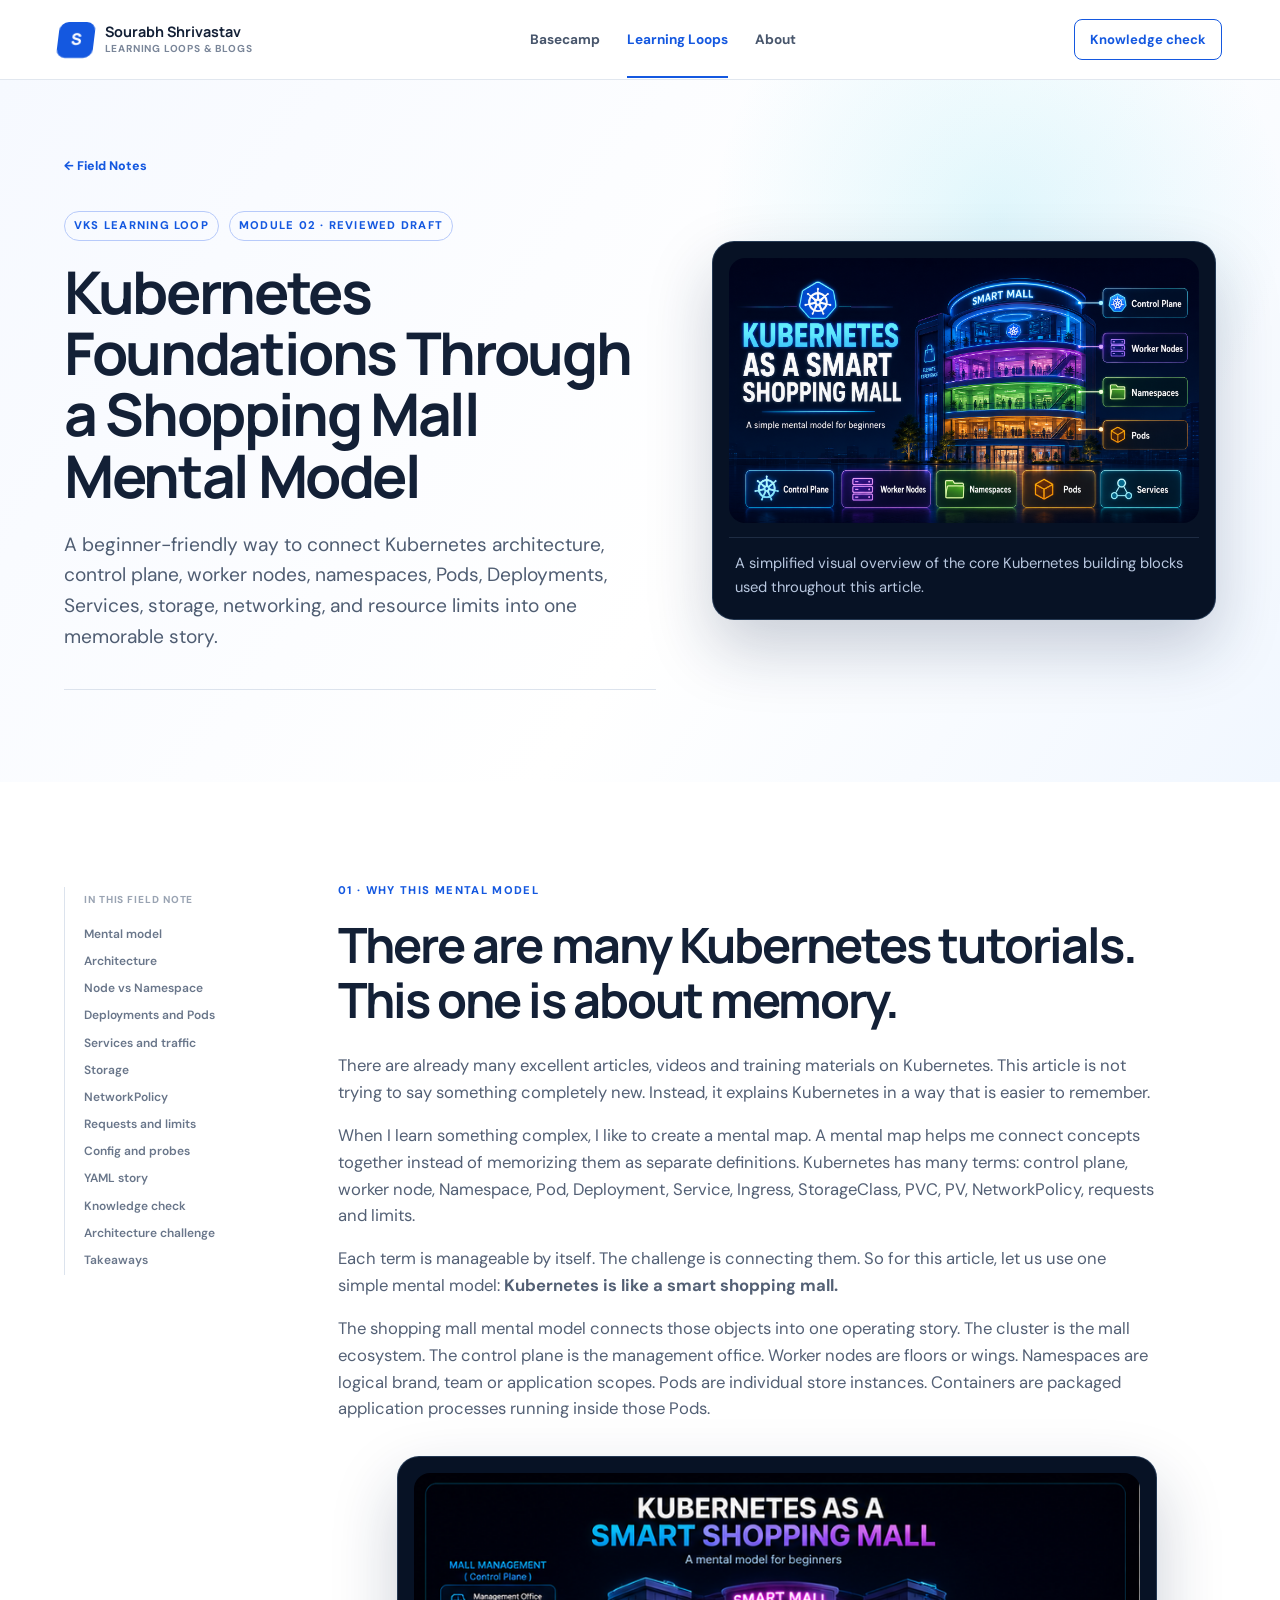
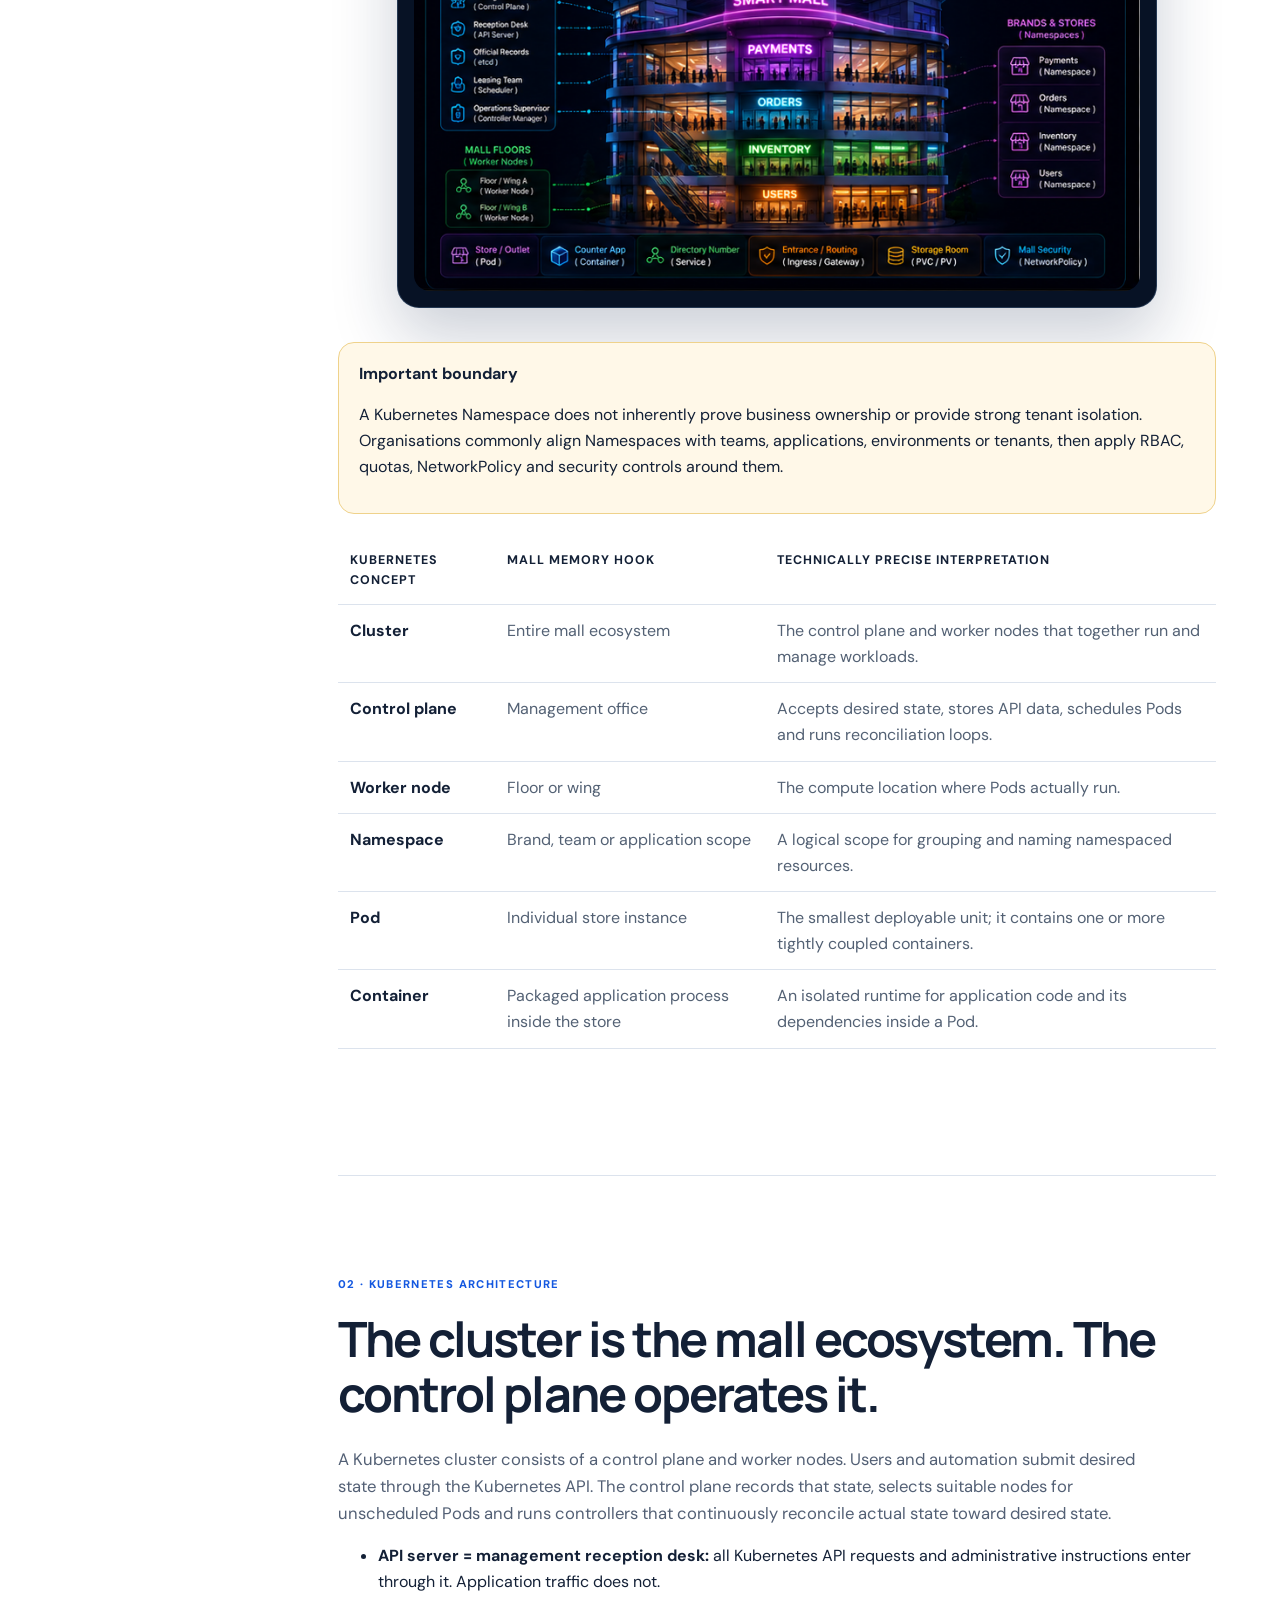
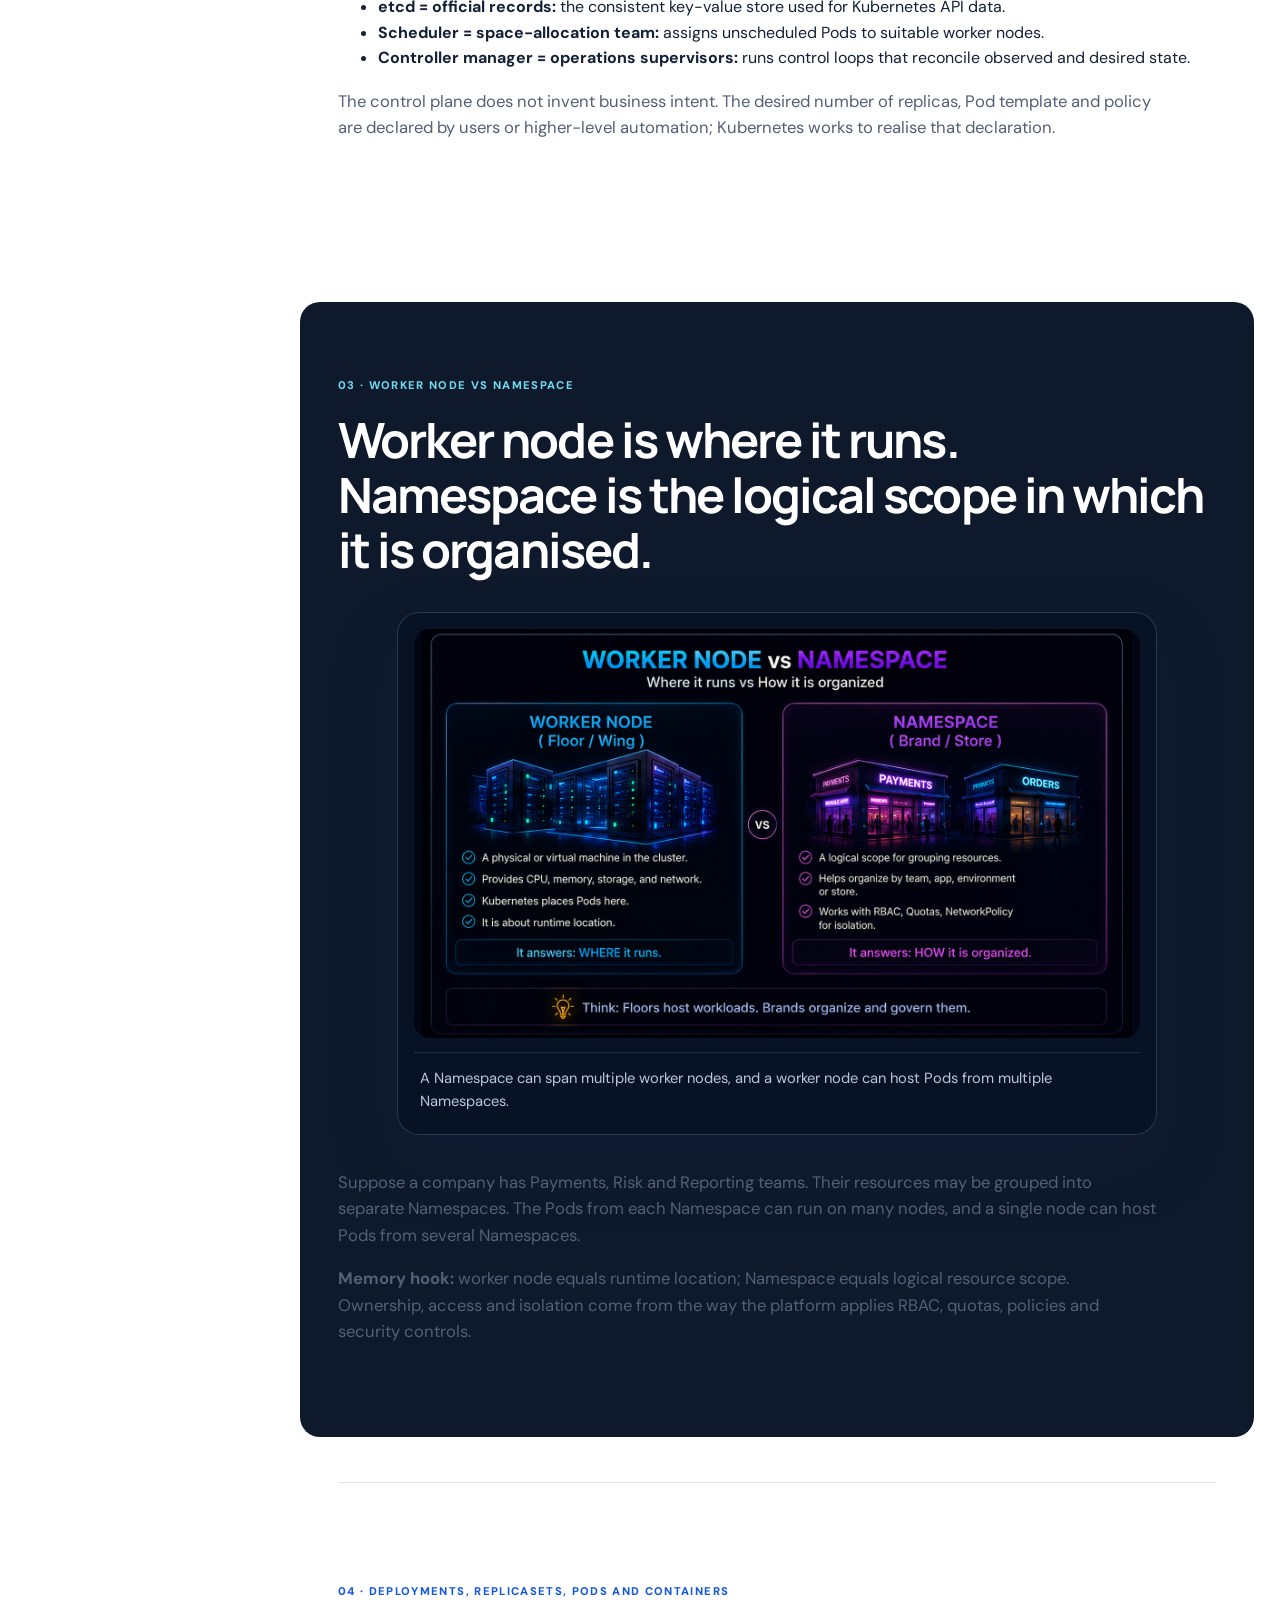
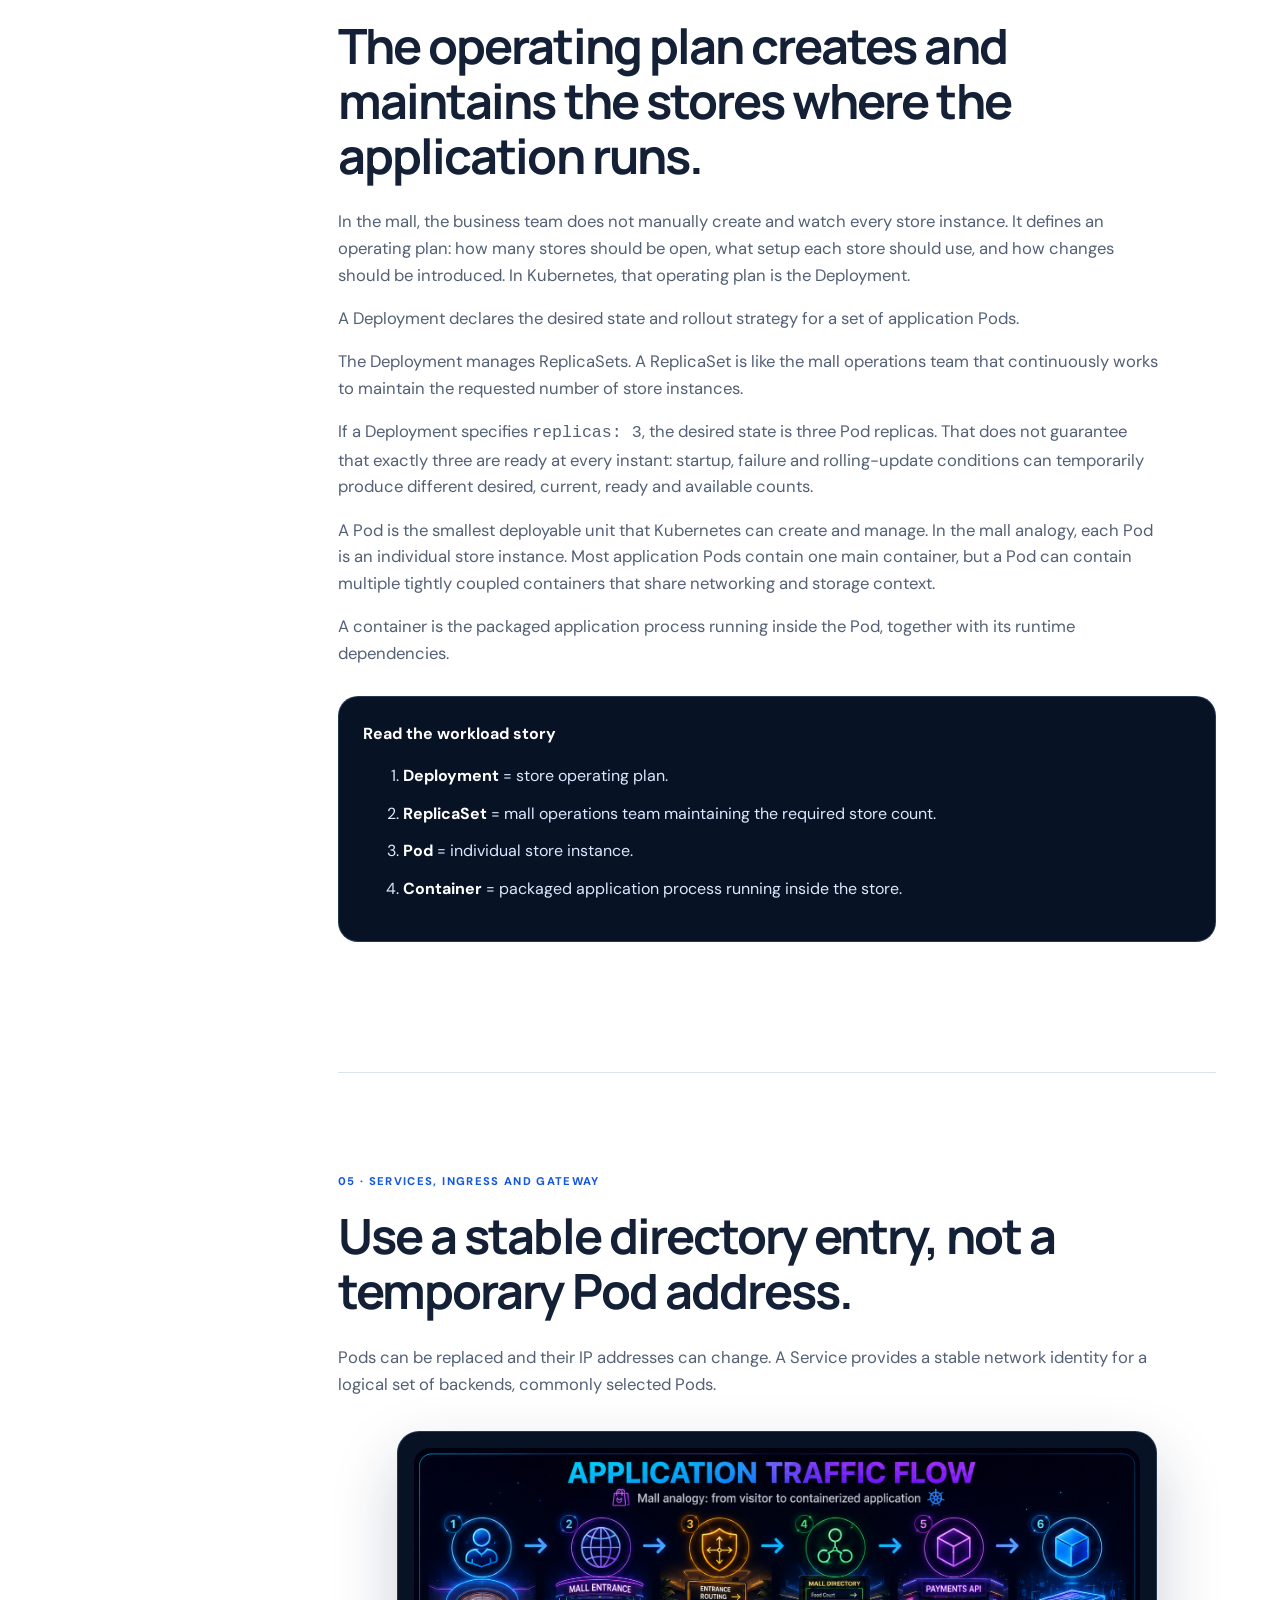
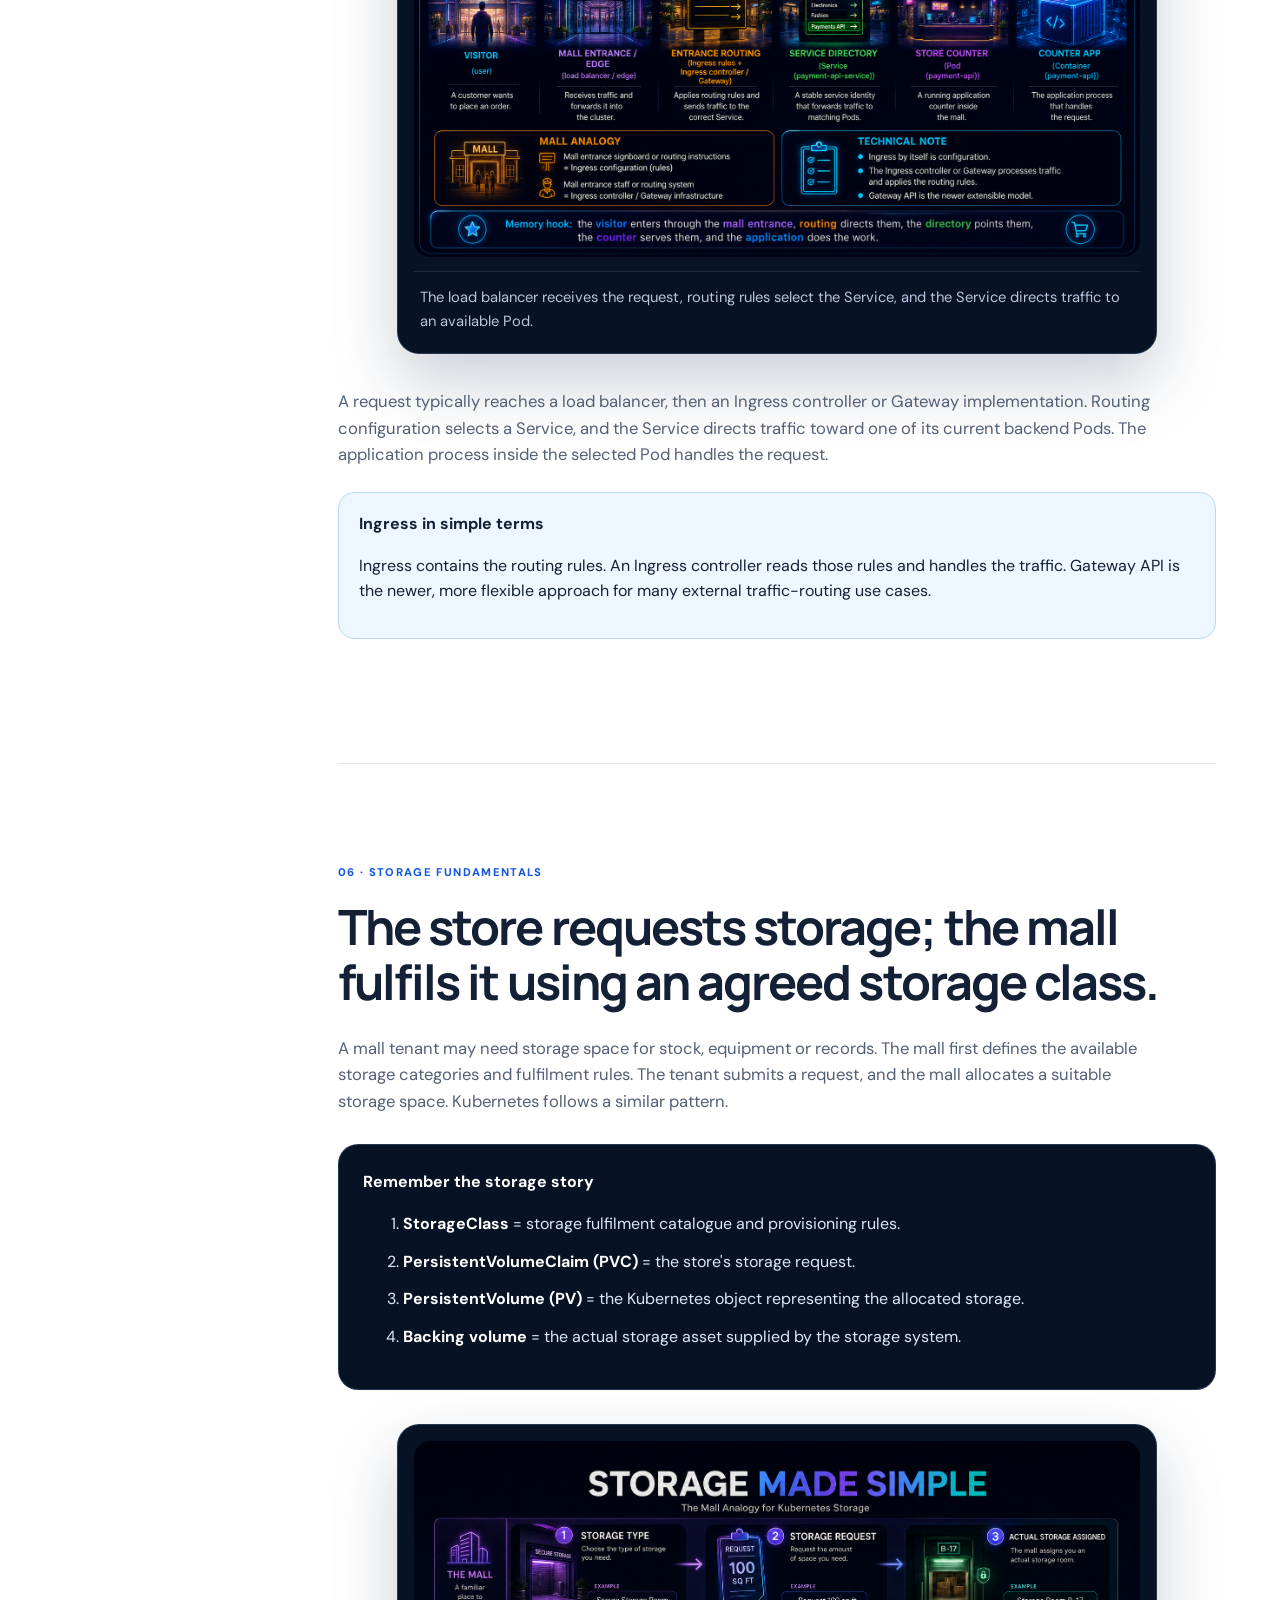
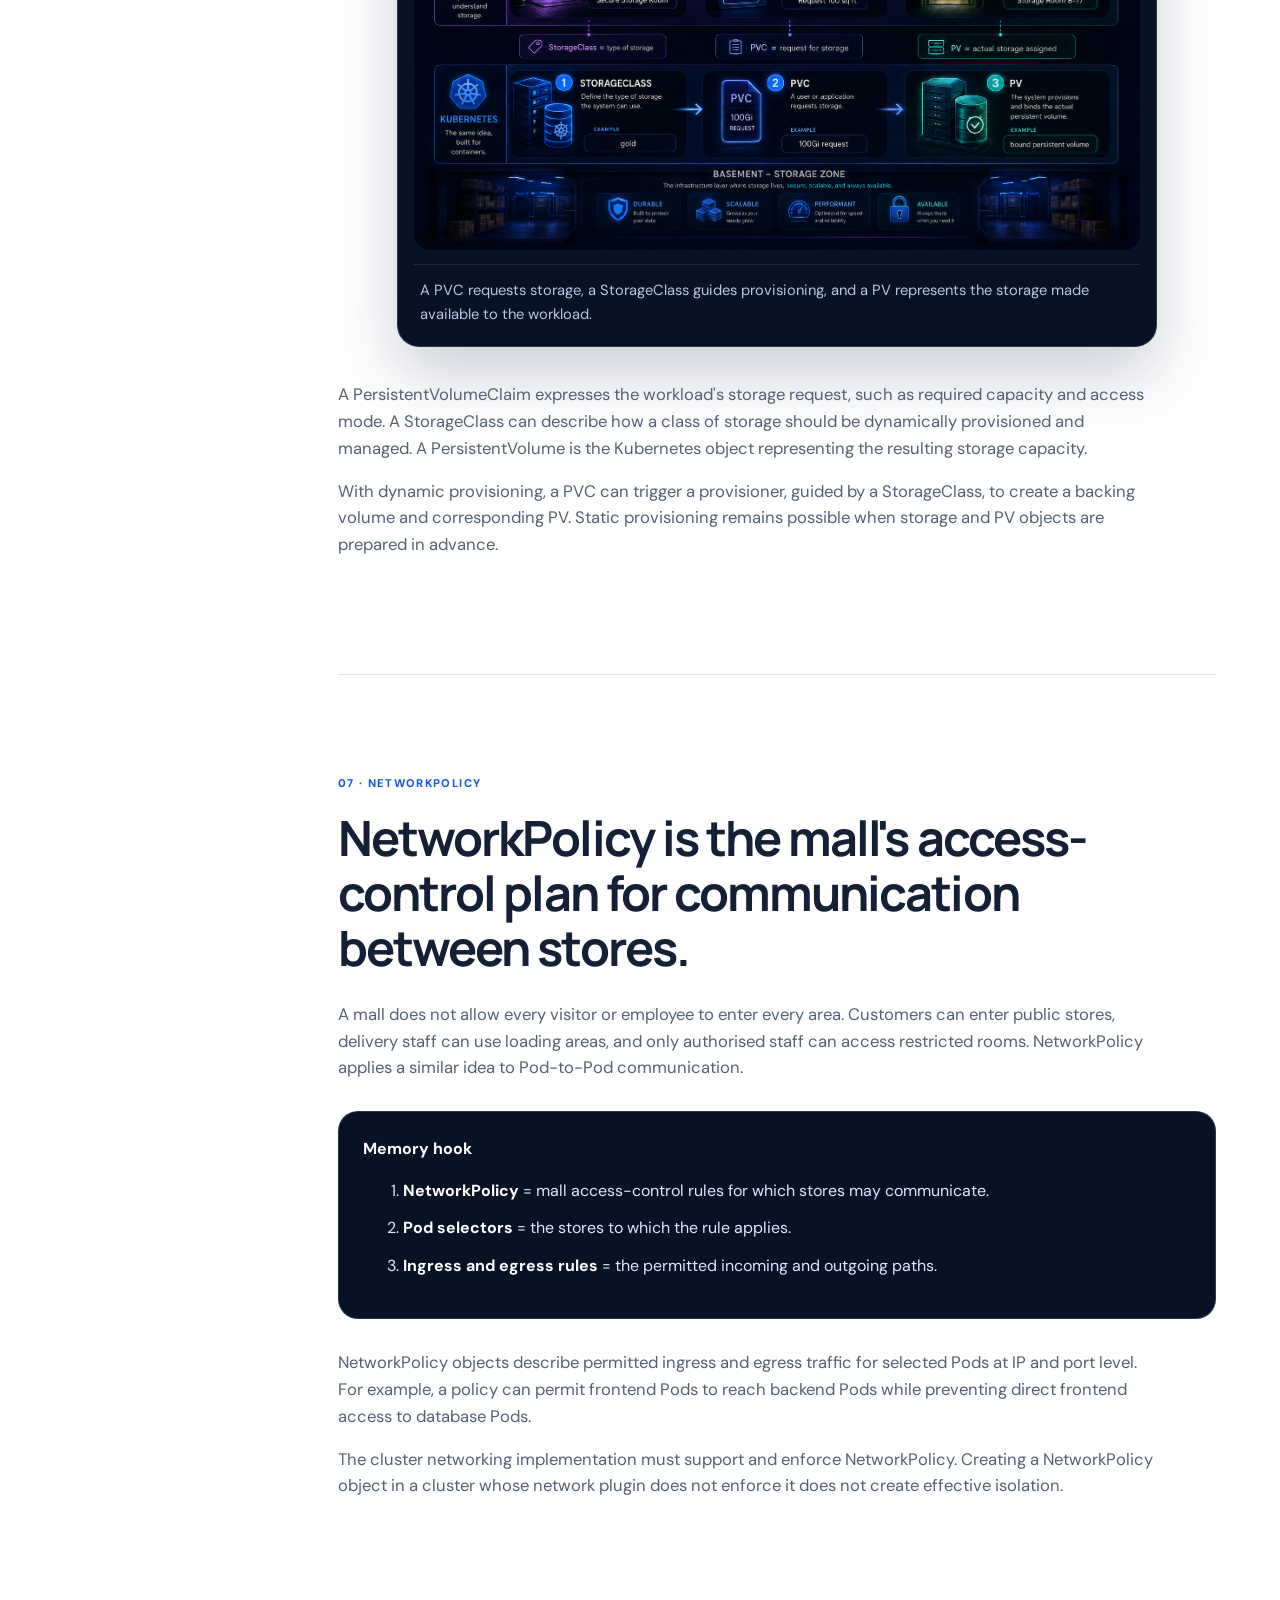
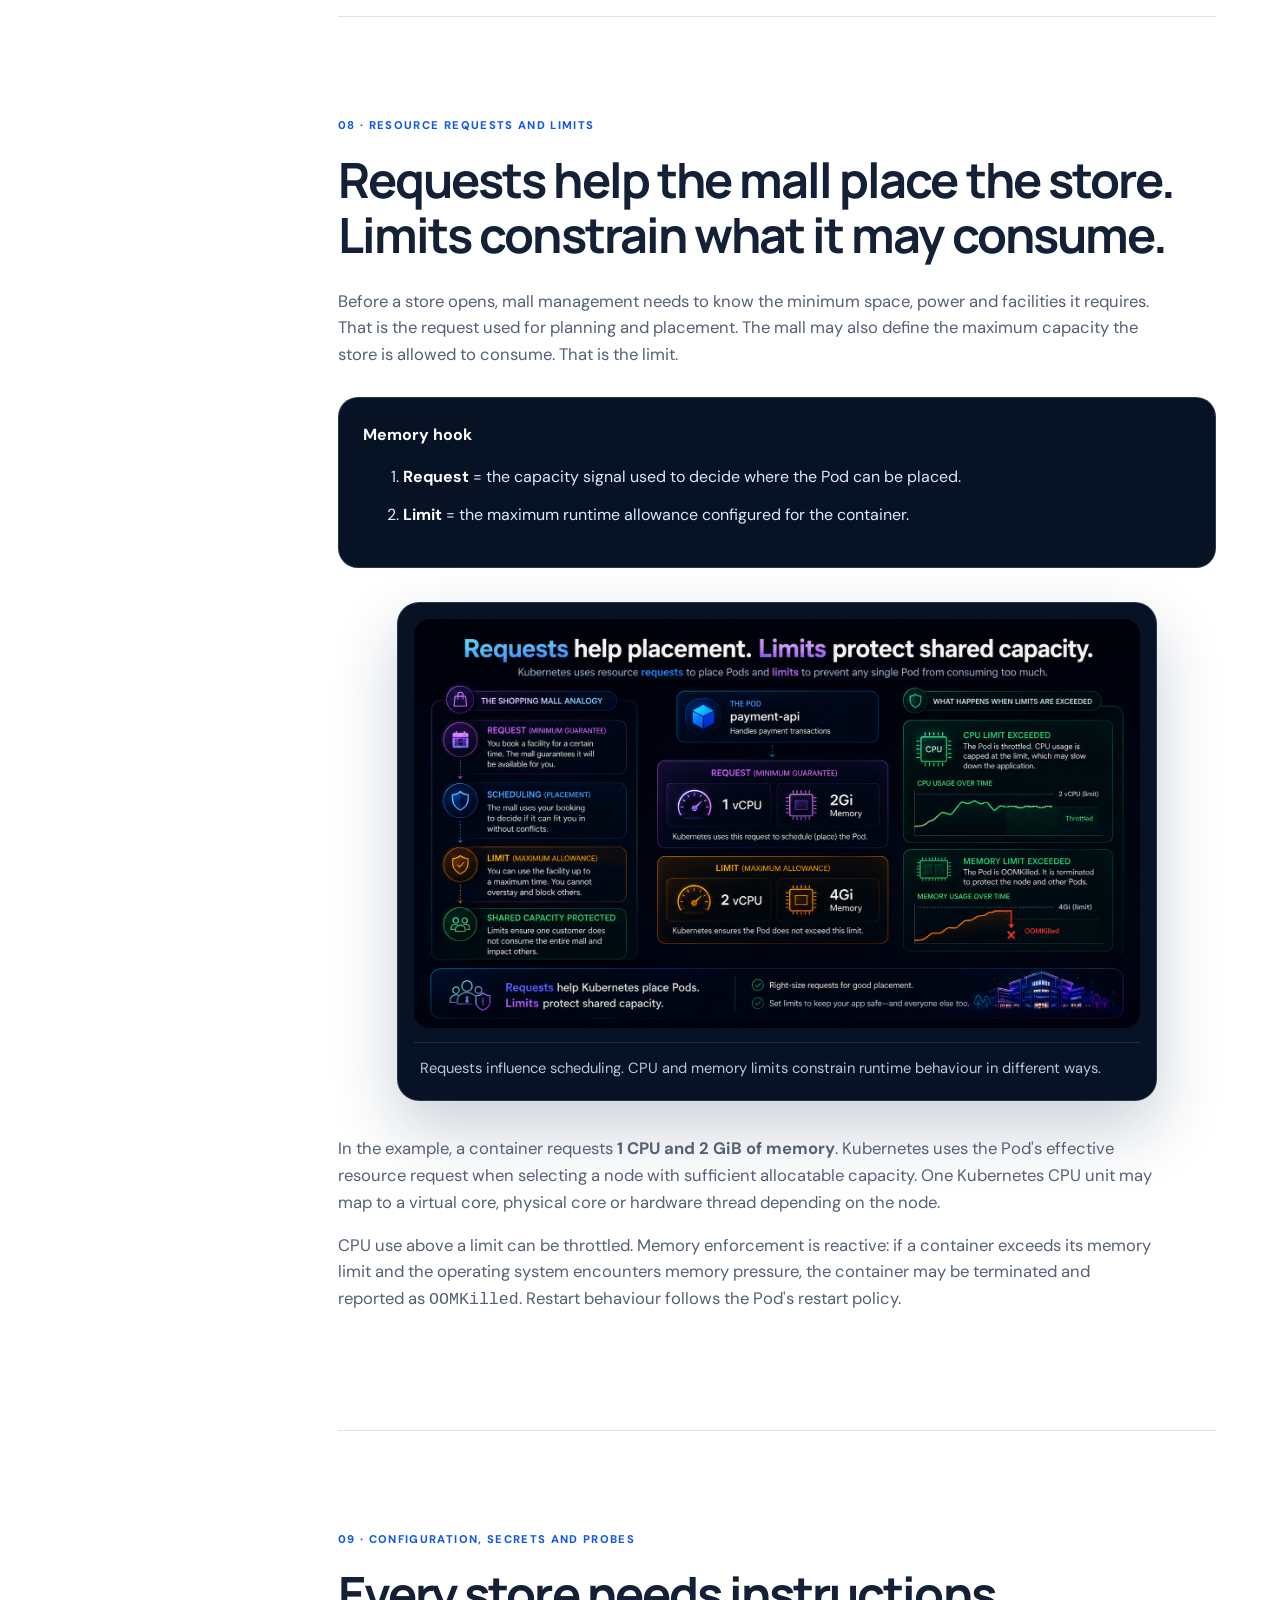
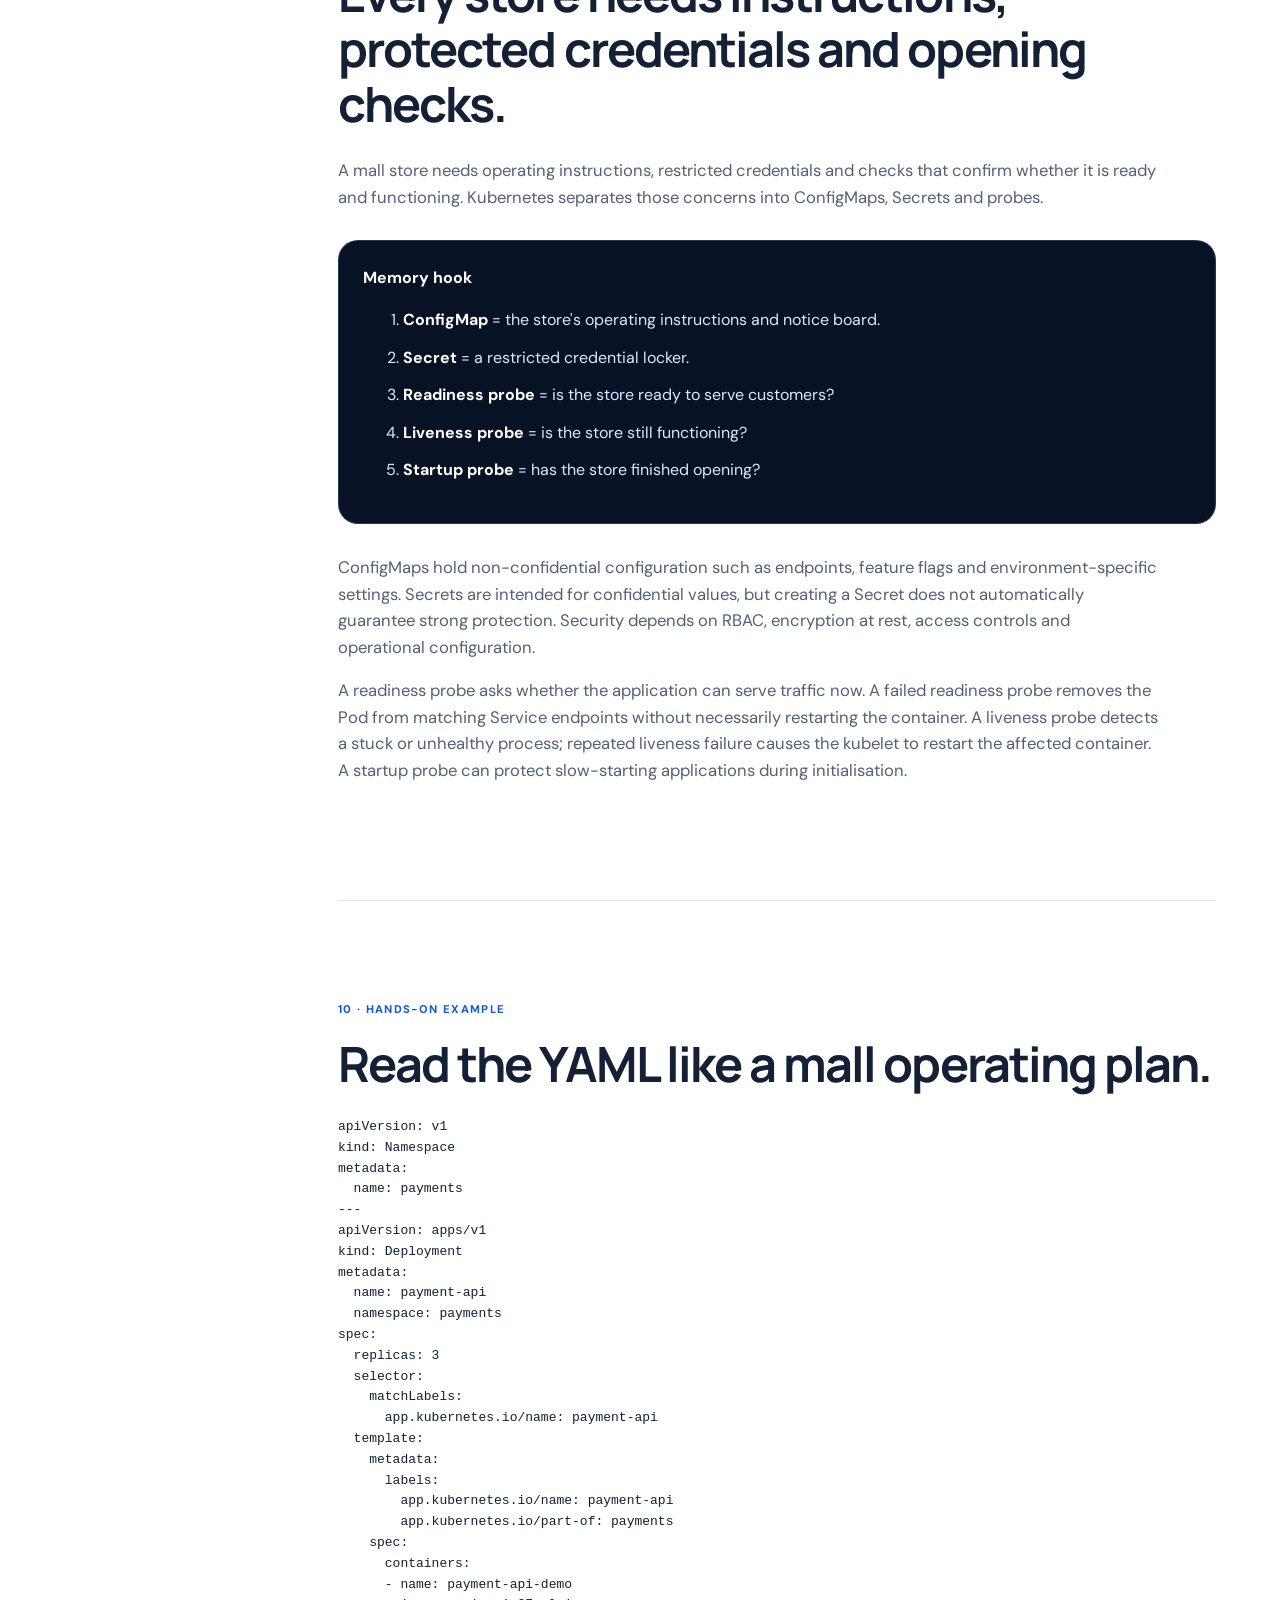
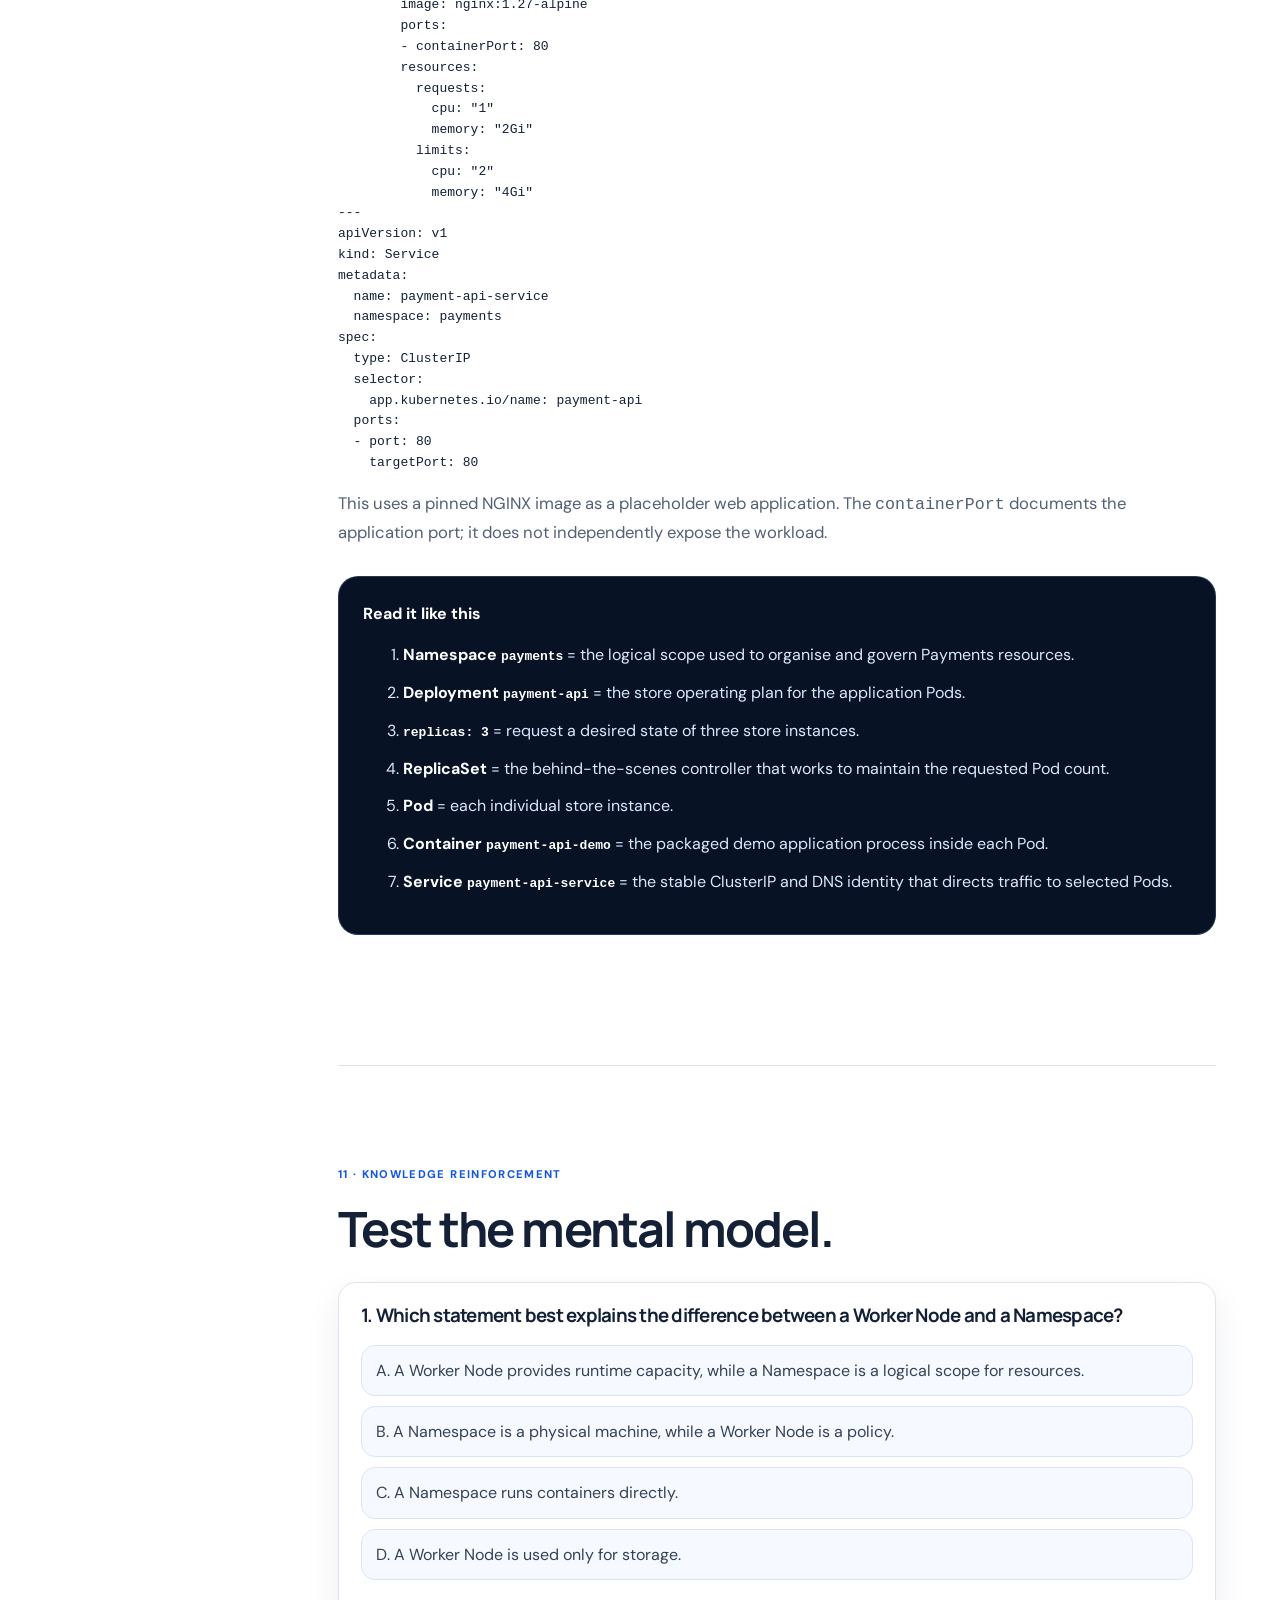
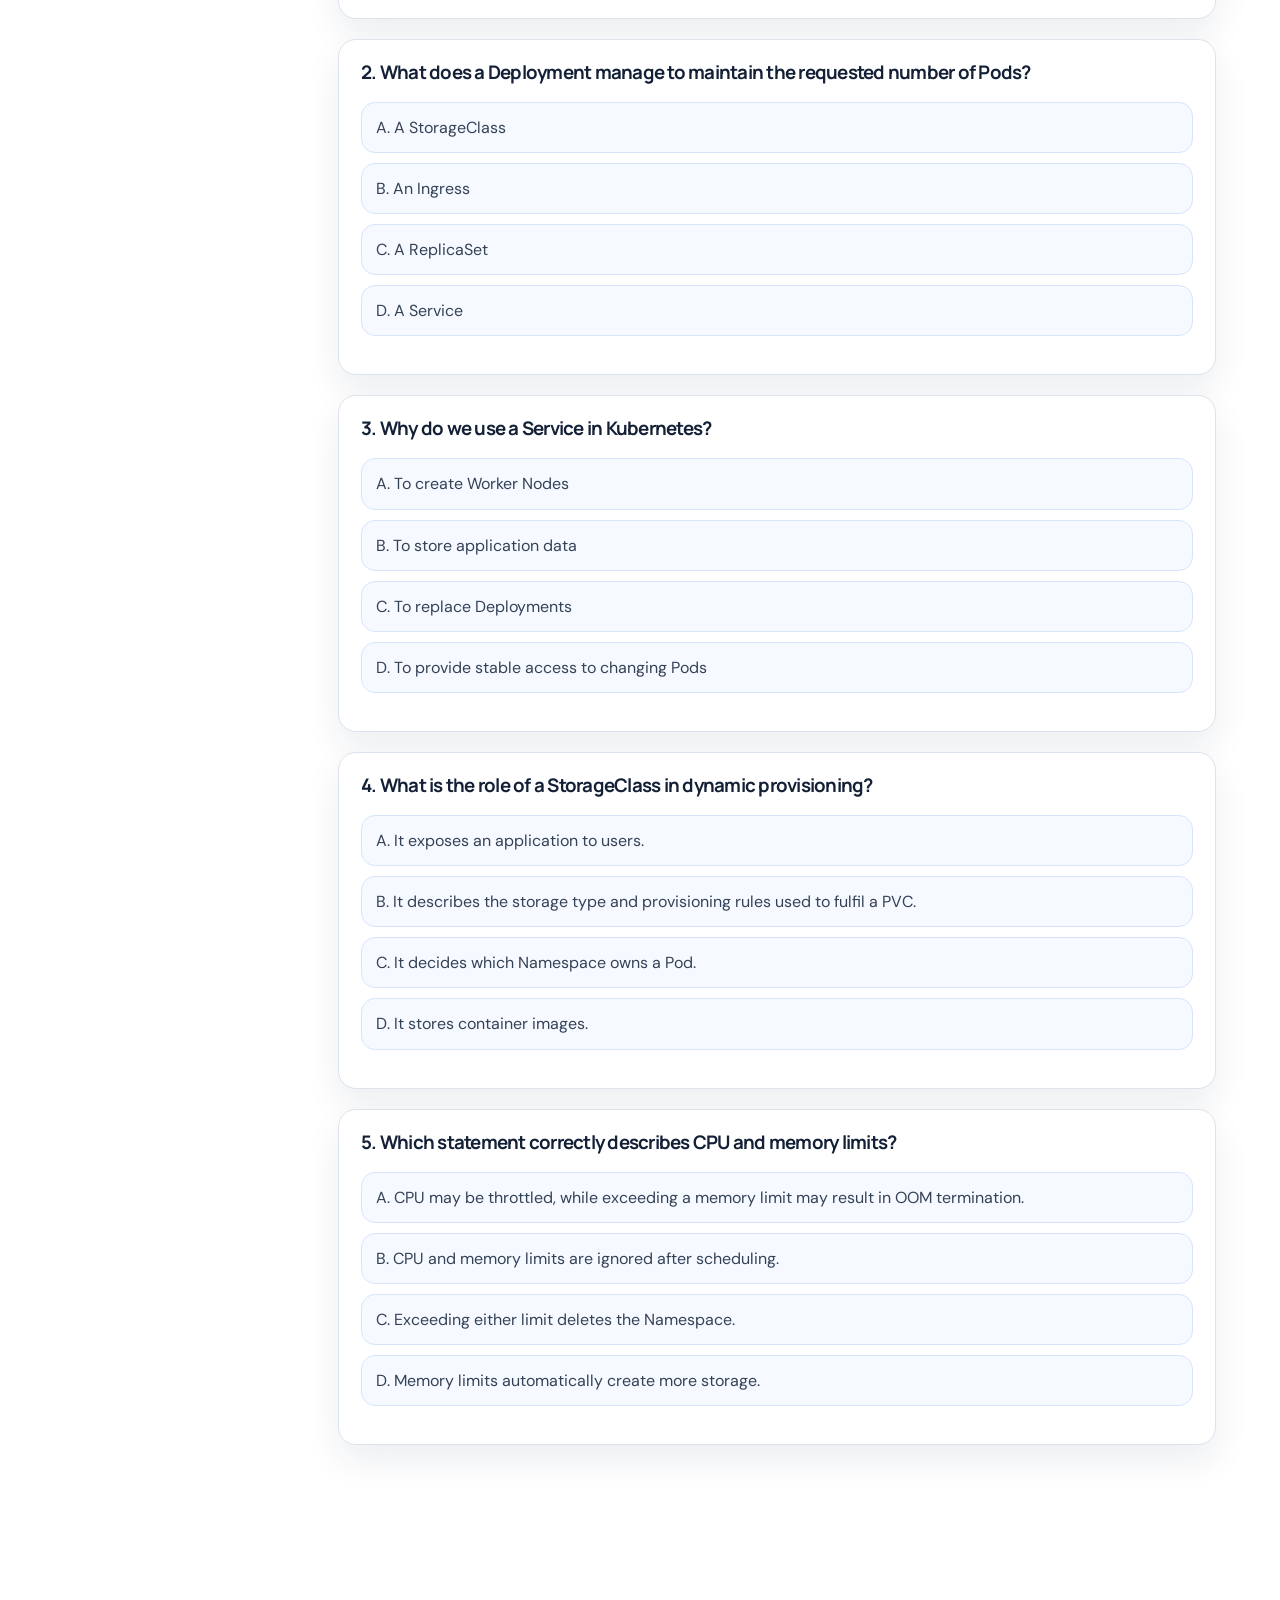
<file: blogs/002-kubernetes-foundations.html>
<!doctype html>
<html lang="en">
<head>
  <meta charset="UTF-8" />
  <meta name="viewport" content="width=device-width, initial-scale=1.0" />
  <meta http-equiv="refresh" content="0; url=002-kubernetes-foundations-reviewed.html" />
  <link rel="canonical" href="002-kubernetes-foundations-reviewed.html" />
  <meta name="robots" content="noindex,follow" />
  <title>Kubernetes Foundations | Redirecting</title>
  <script>window.location.replace('002-kubernetes-foundations-reviewed.html');</script>
</head>
<body>
  <p>Redirecting to <a href="002-kubernetes-foundations-reviewed.html">Kubernetes Foundations Through a Shopping Mall Mental Model</a>…</p>
</body>
</html>
</file>
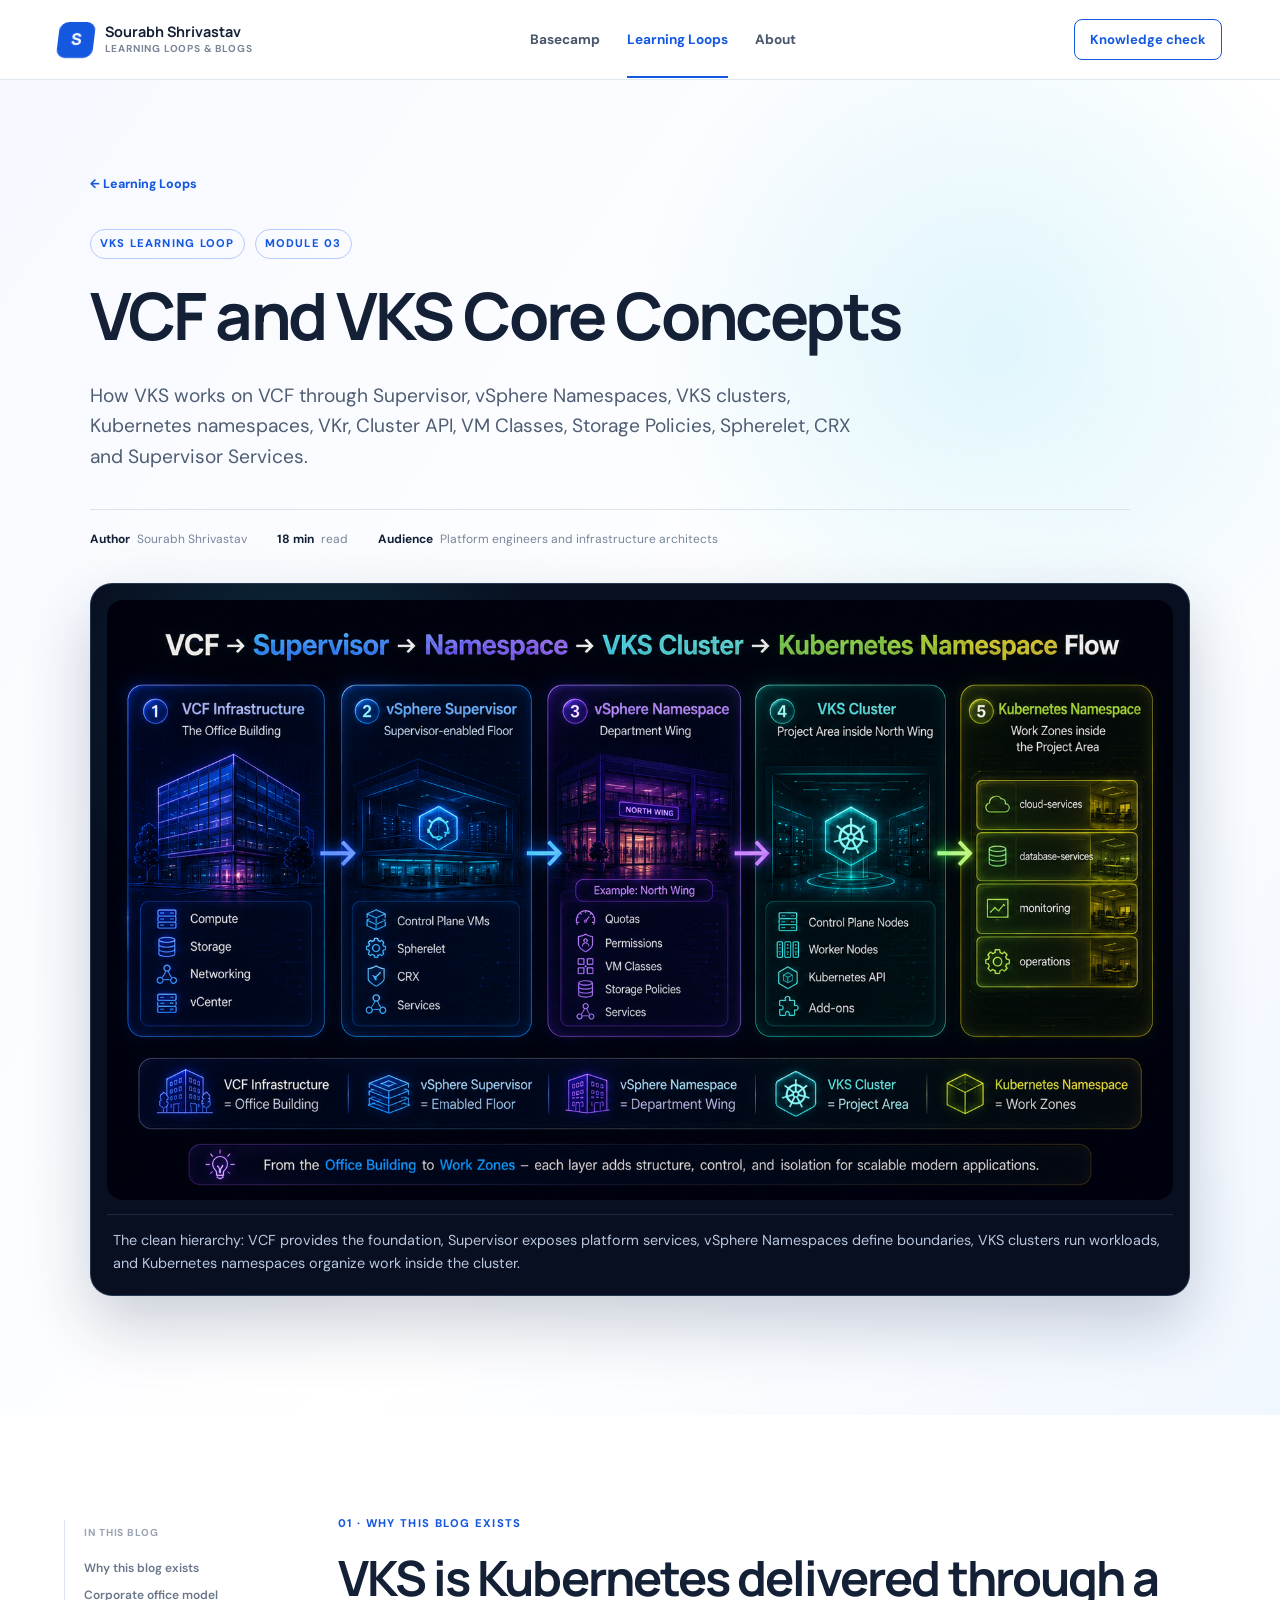
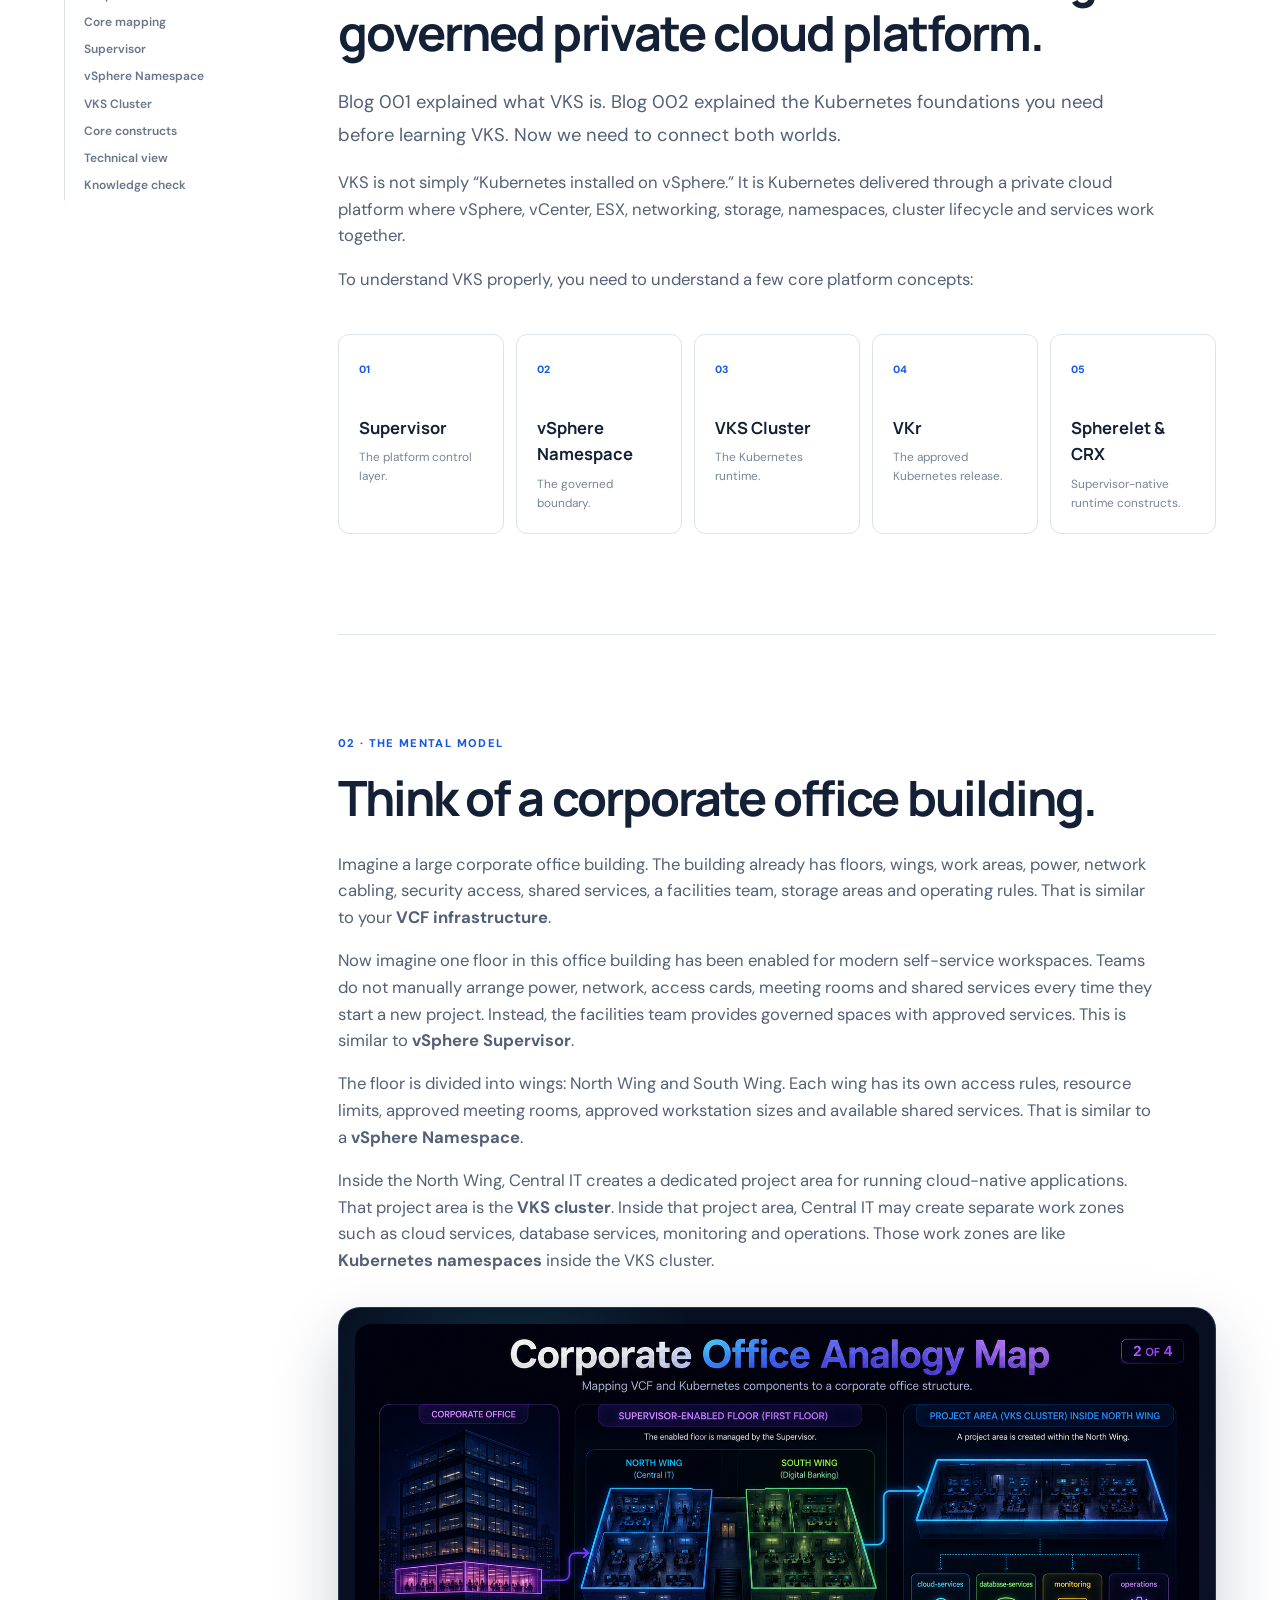
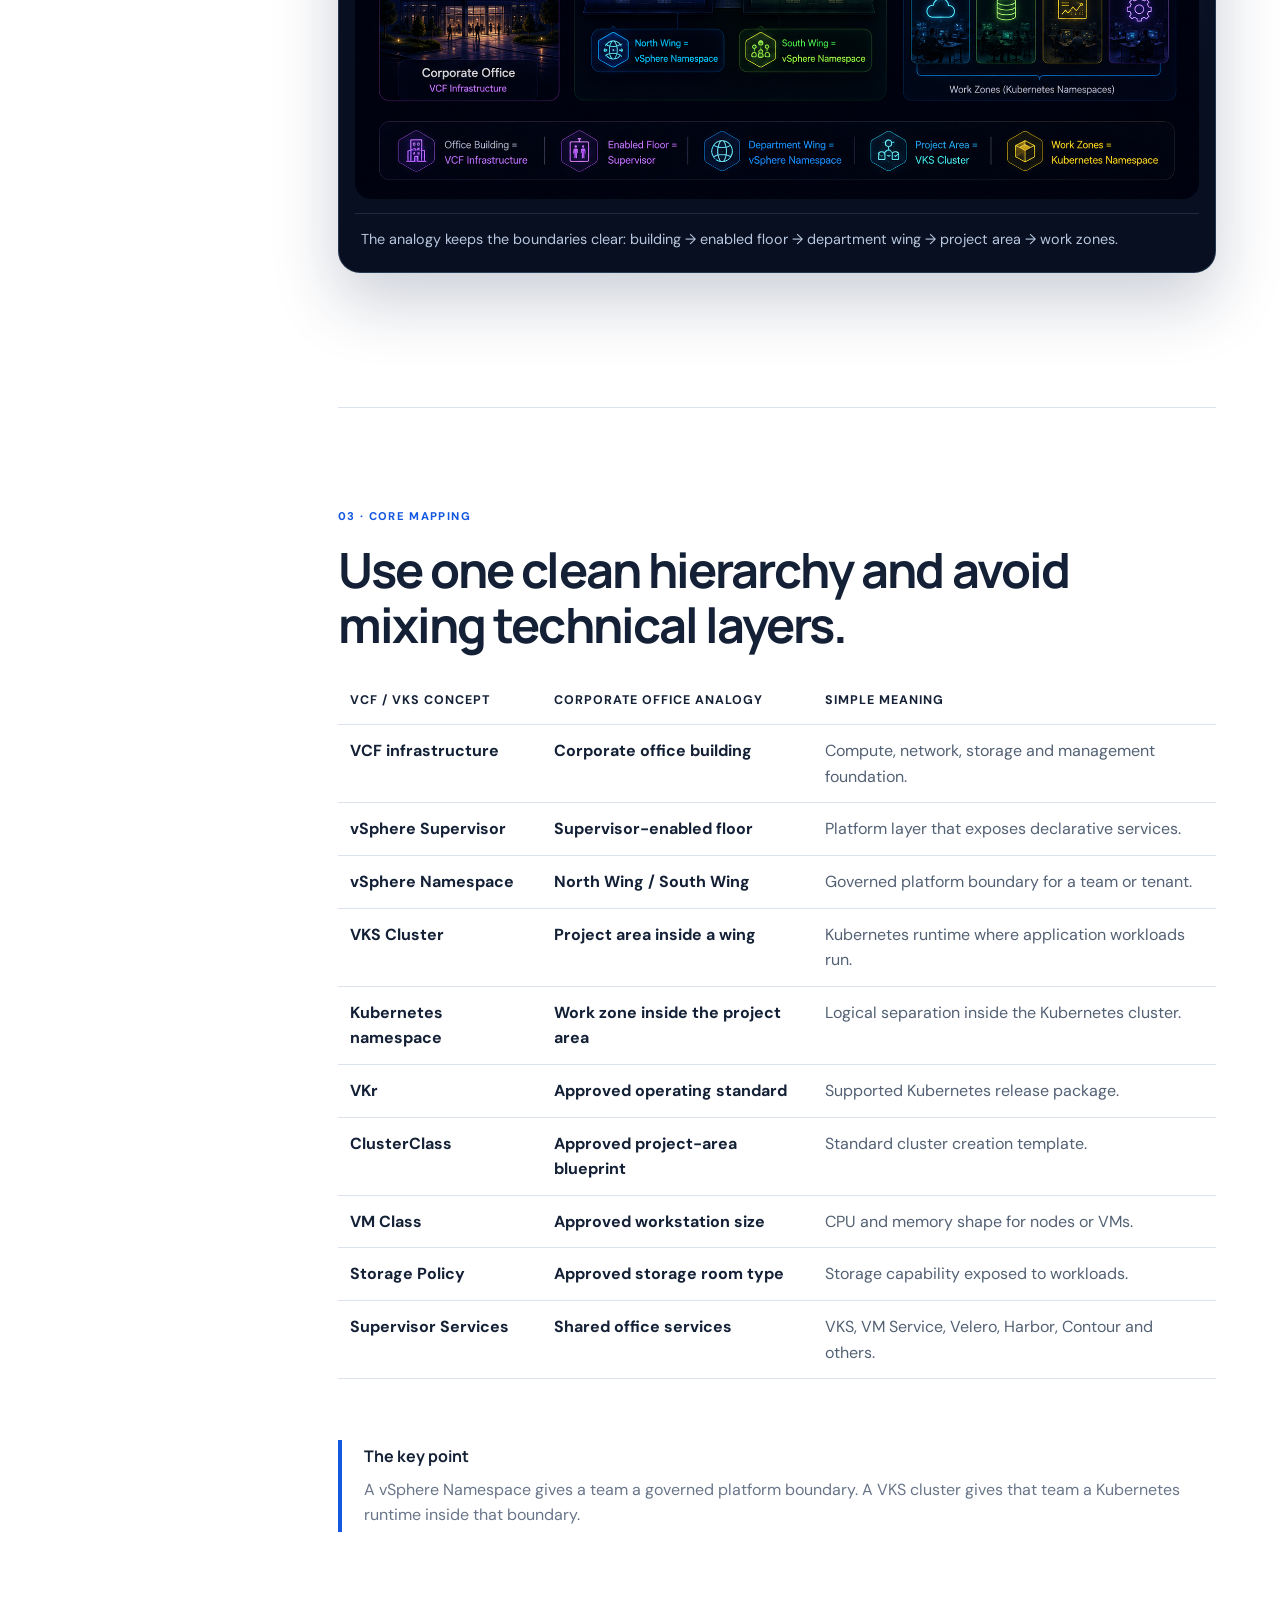
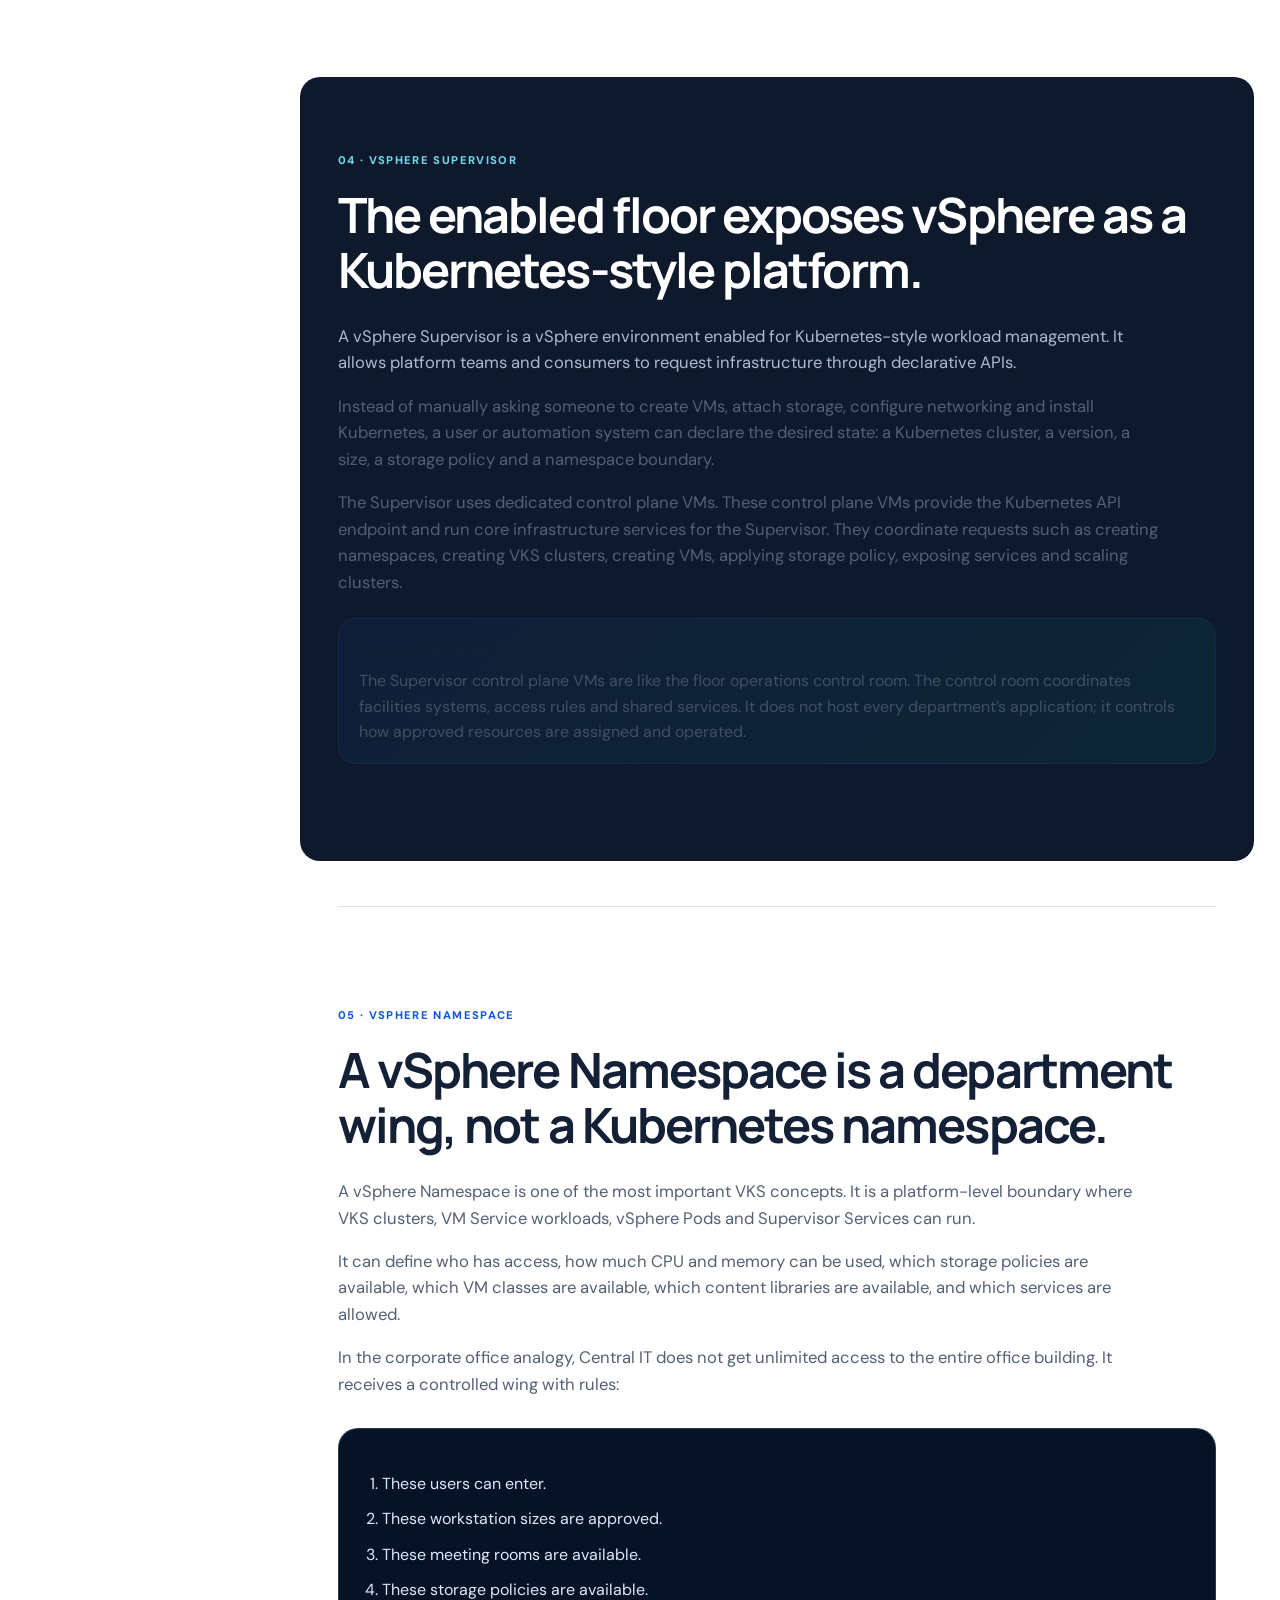
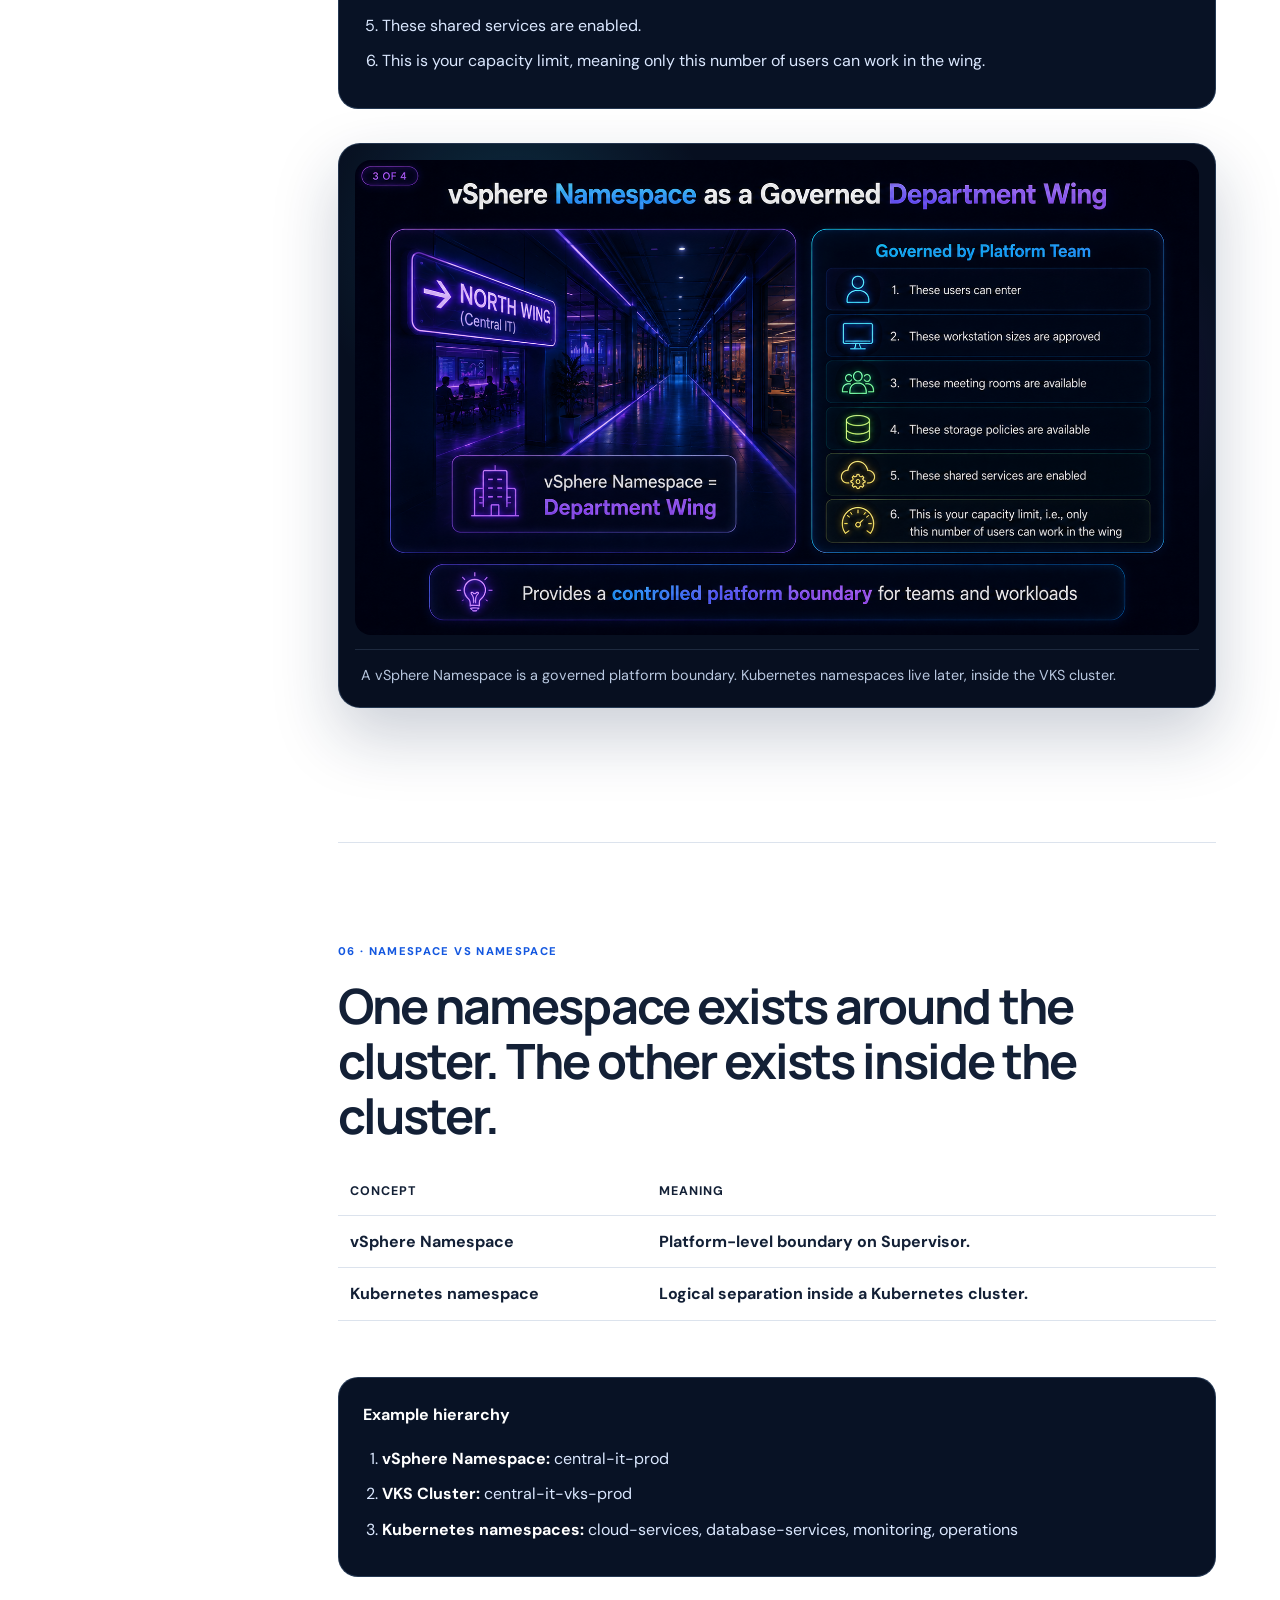
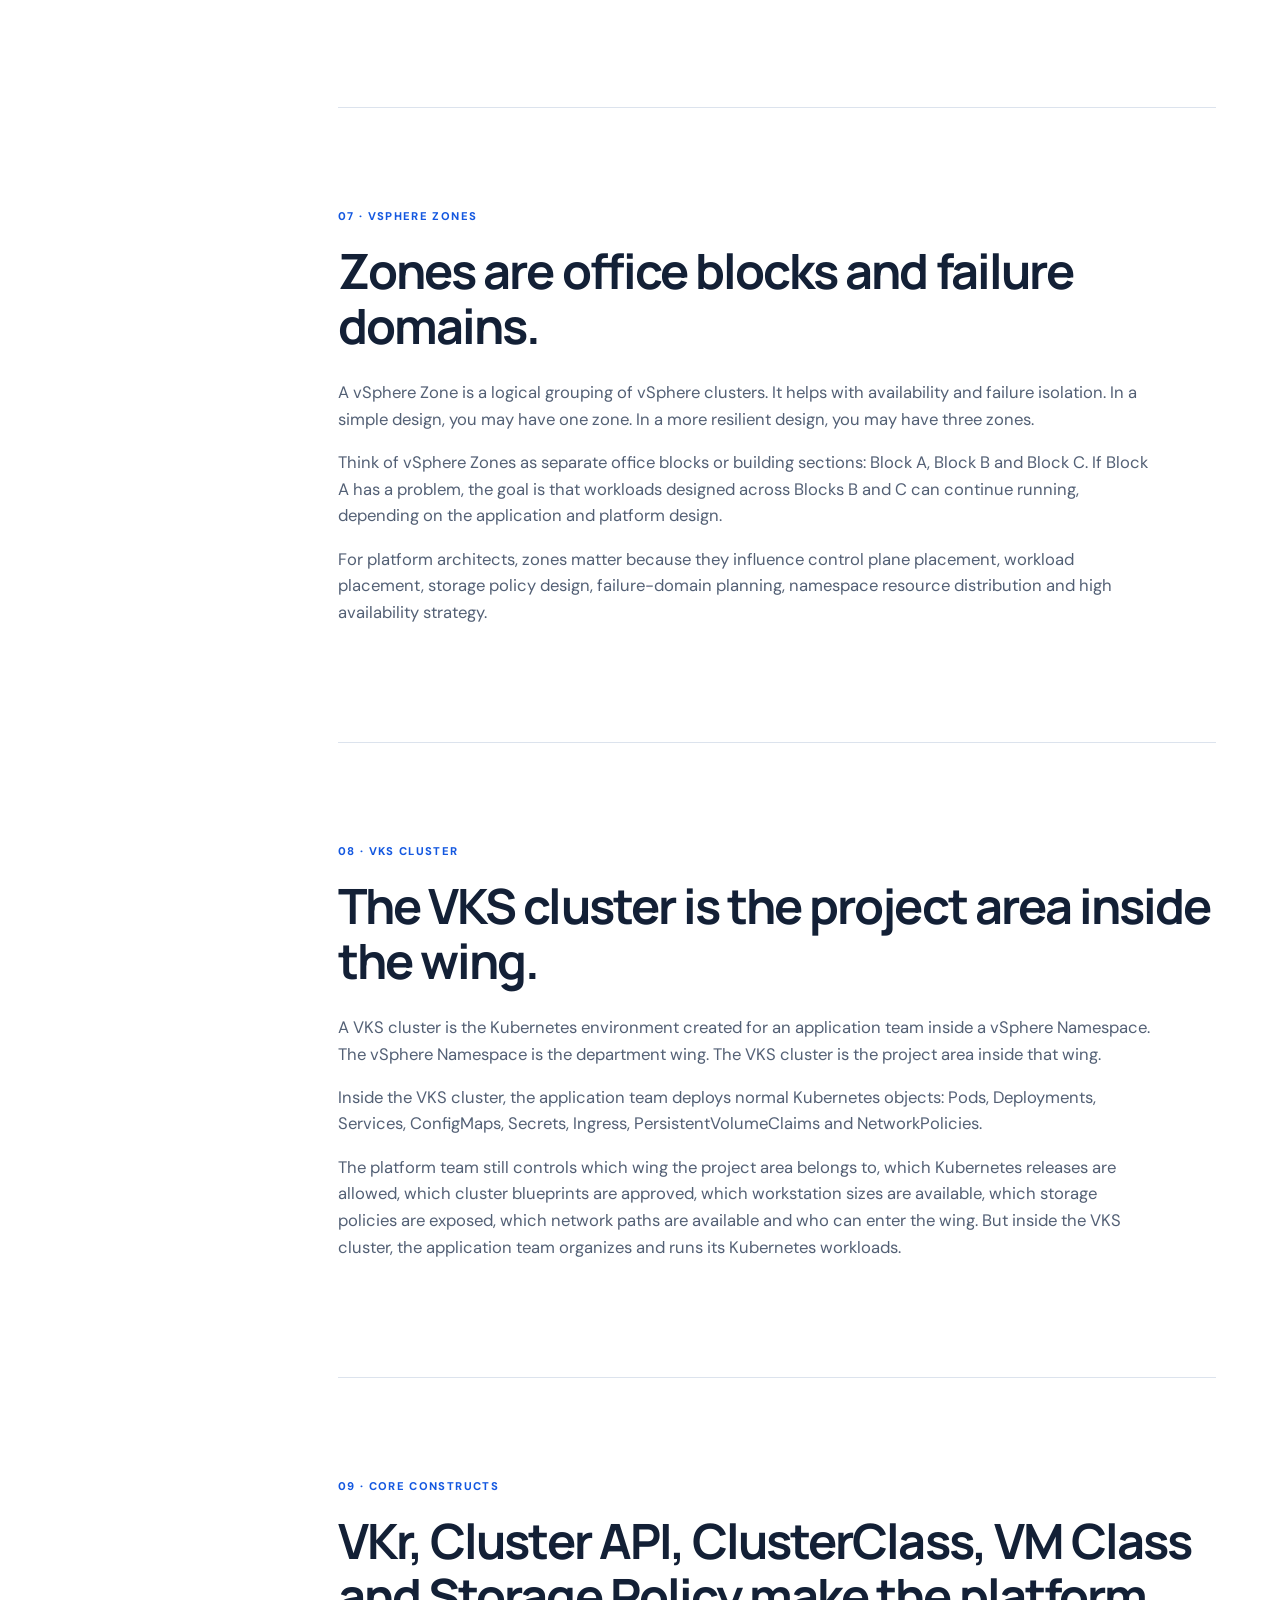
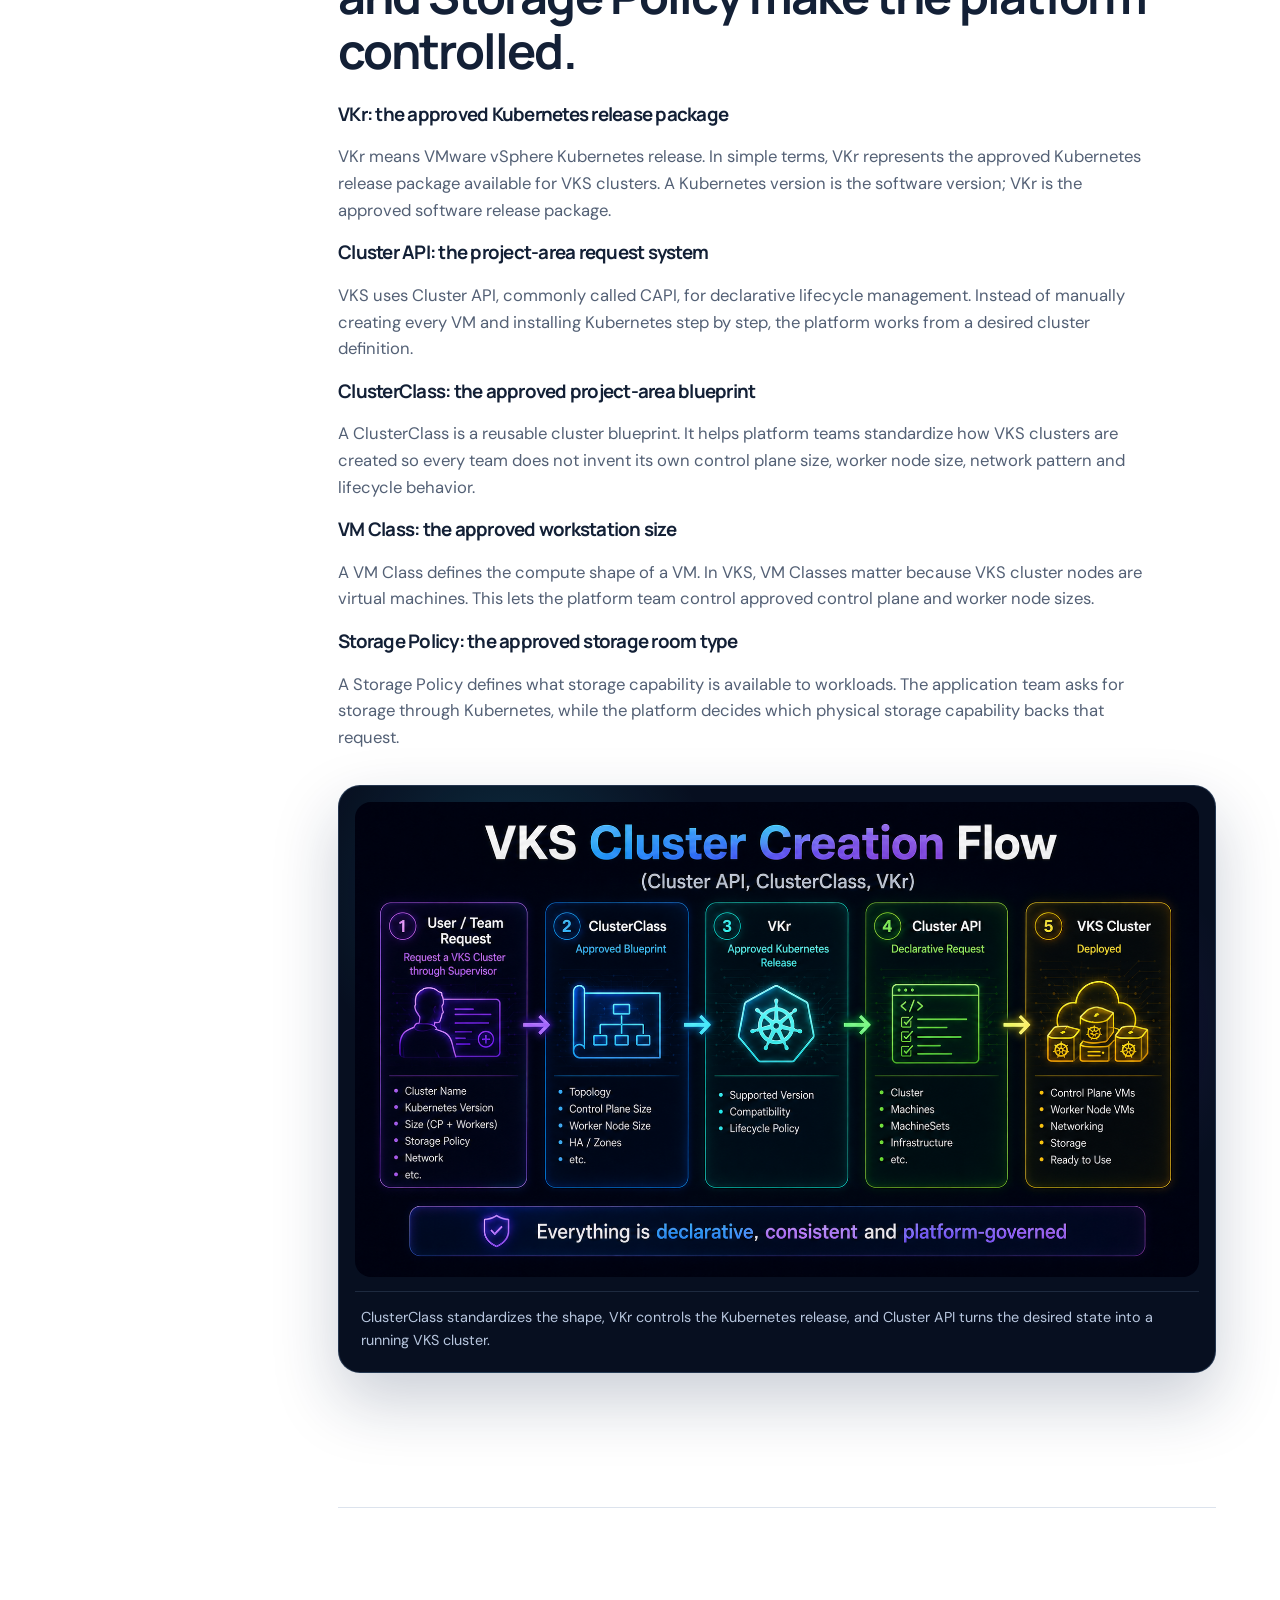
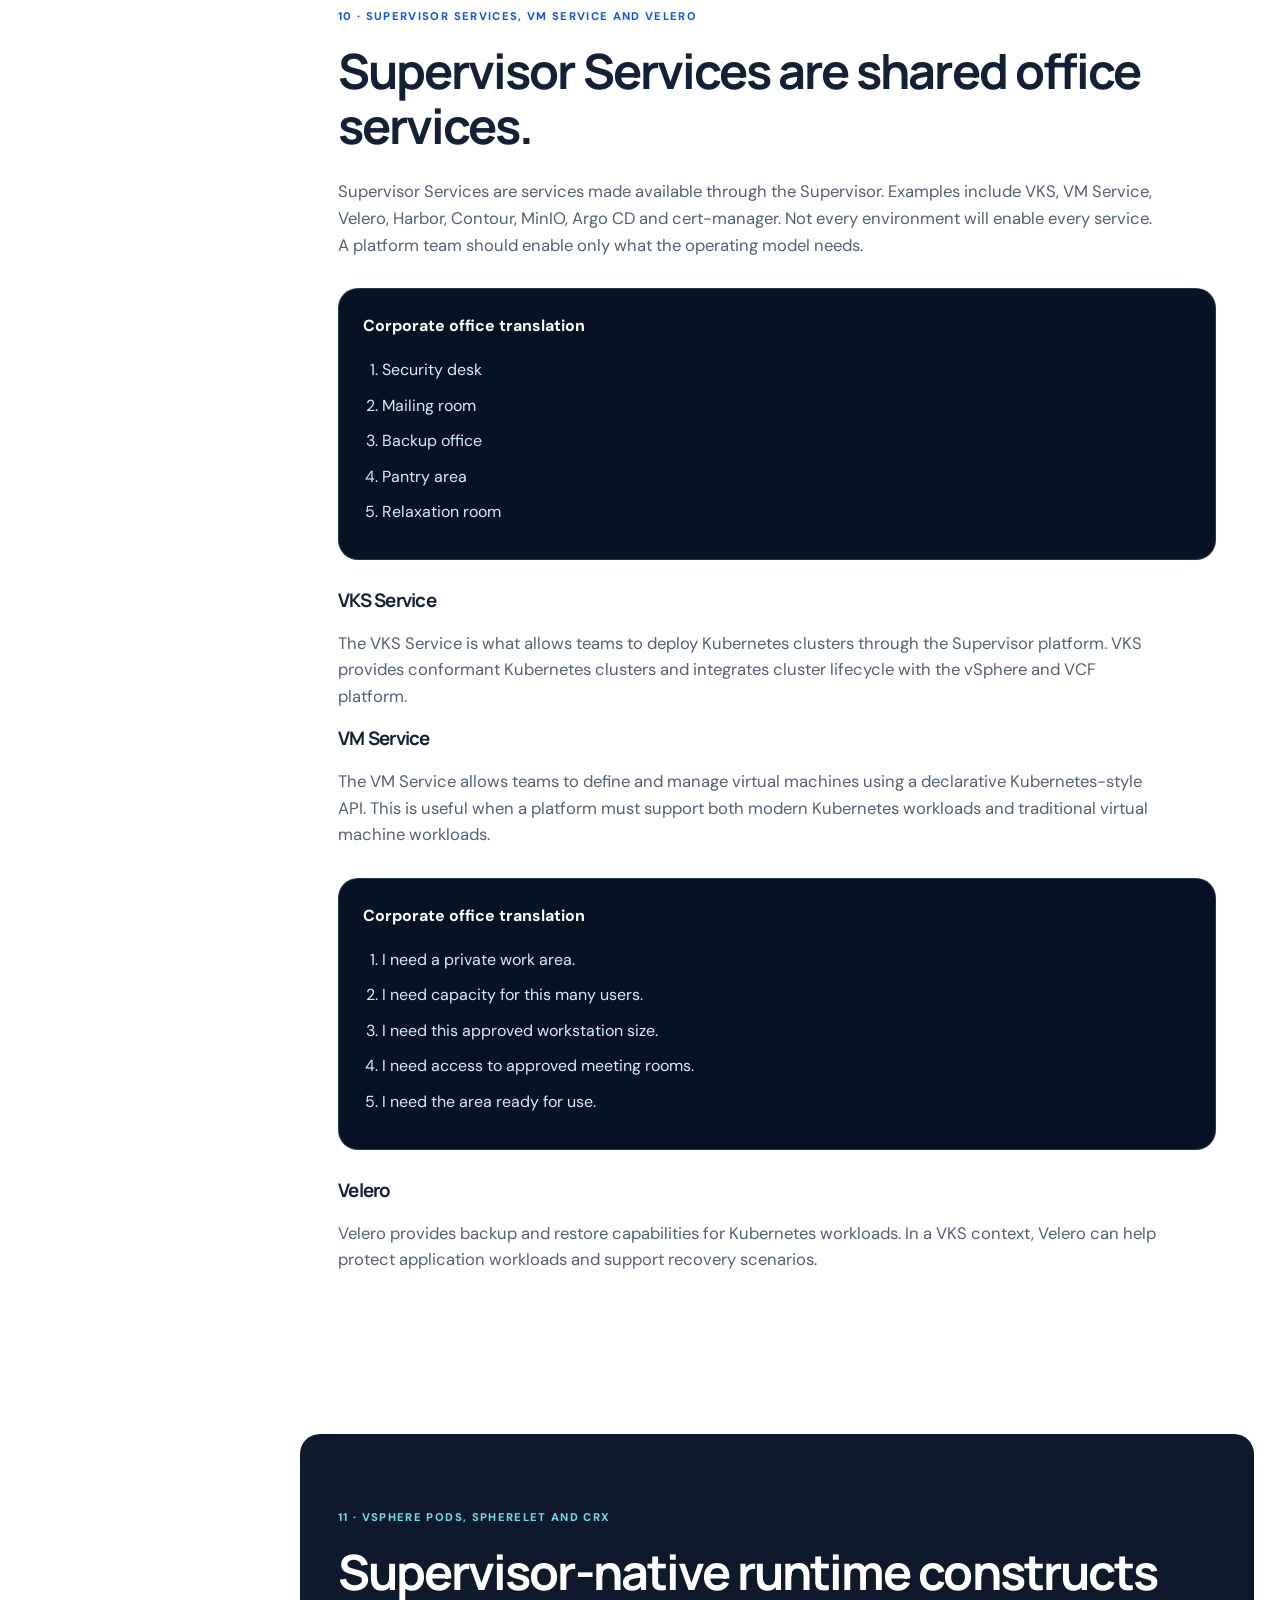
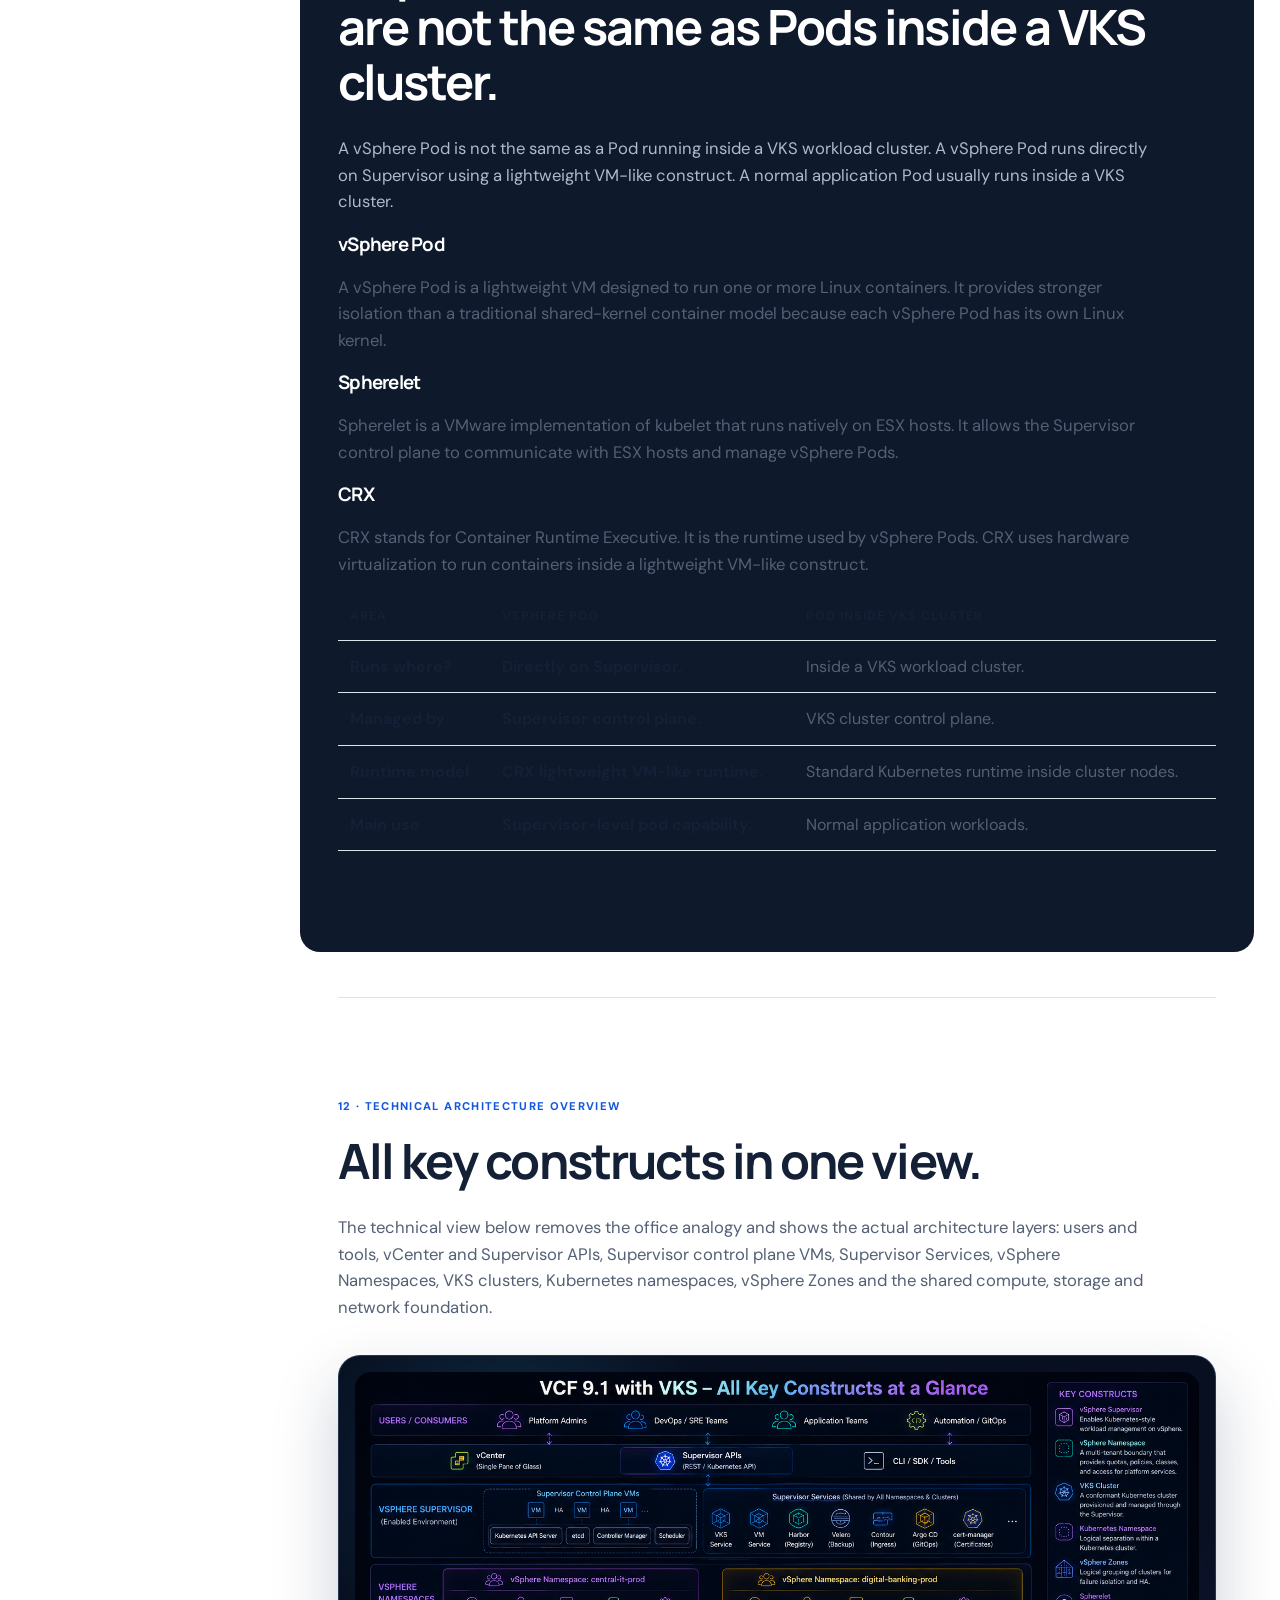
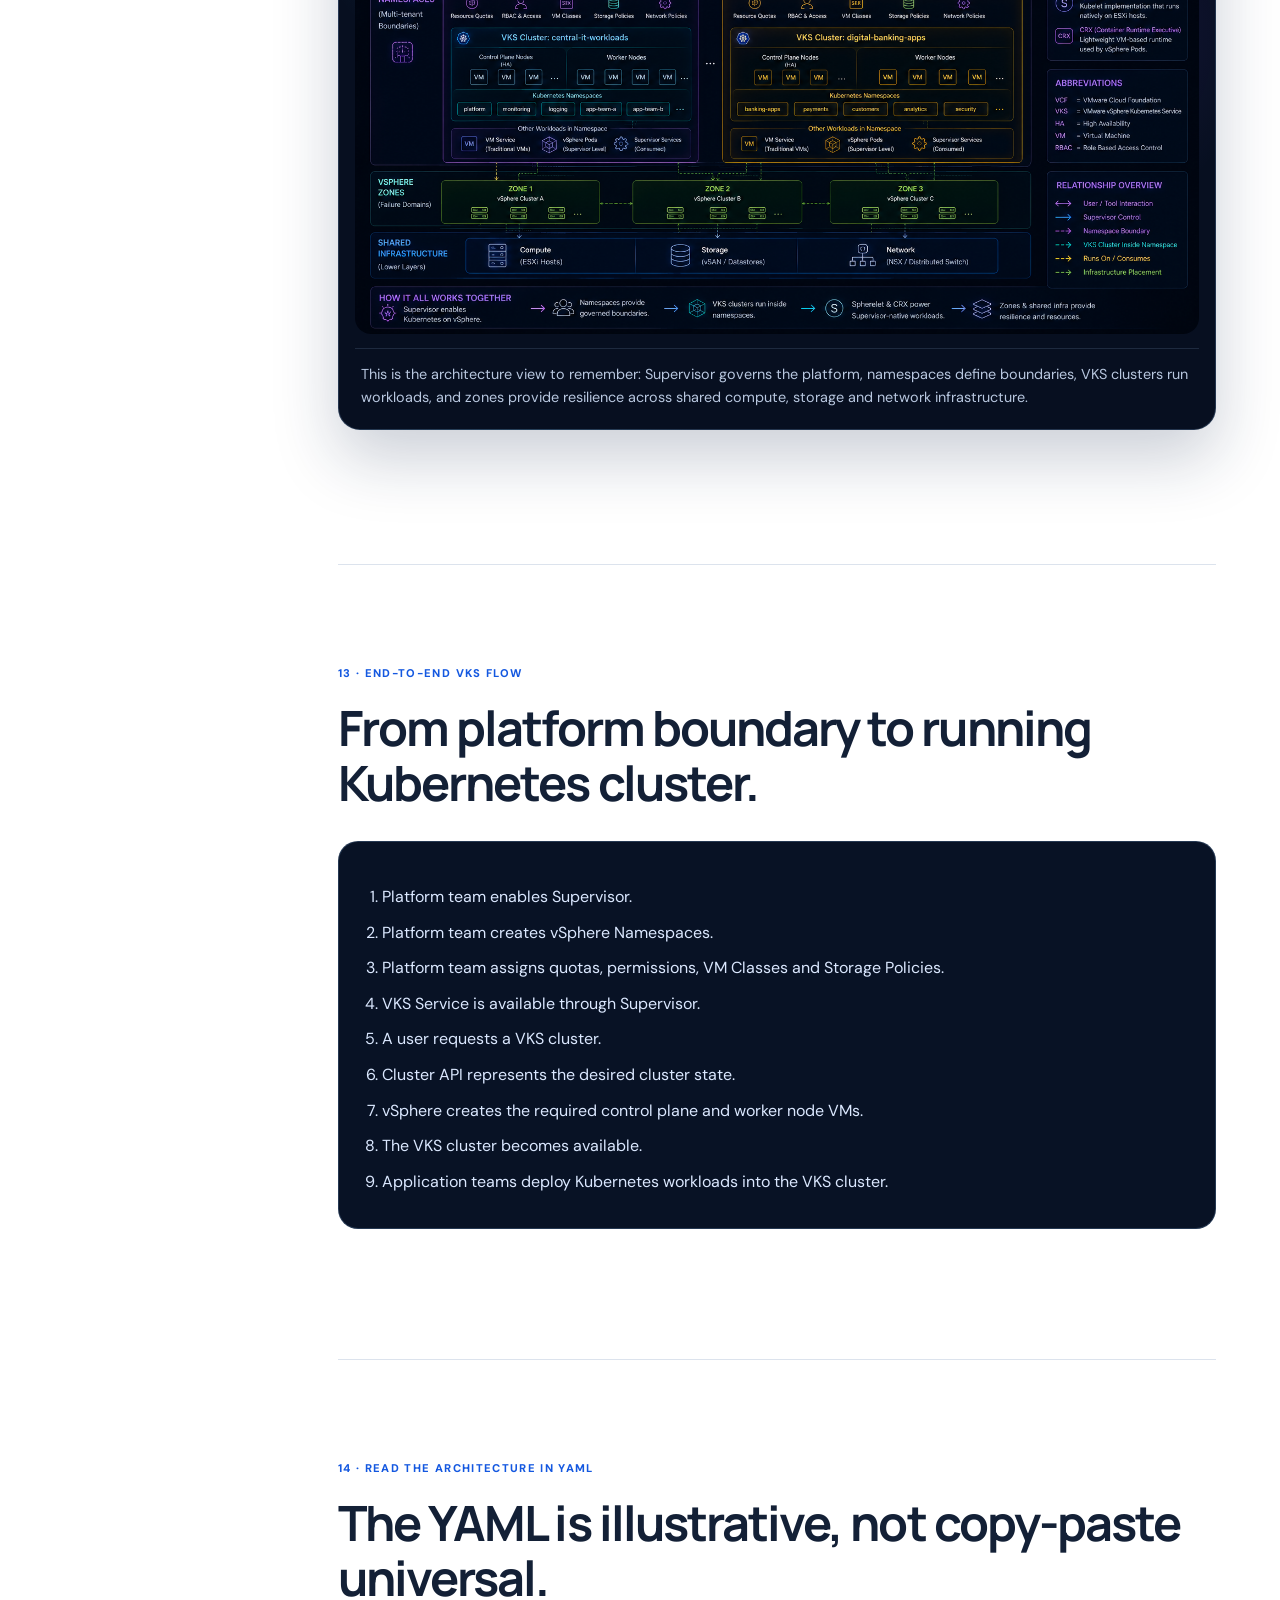
<file: blogs/003-vcf-and-vks-core-concepts.html>
<!doctype html>
<html lang="en">
  <head>
    <meta charset="UTF-8" />
    <meta name="viewport" content="width=device-width, initial-scale=1.0" />
    <meta
      name="description"
      content="A practical VCF and VKS core concepts blog explaining vSphere Supervisor, vSphere Namespaces, VKS clusters, Kubernetes namespaces, VKr, Cluster API, ClusterClass, VM Class, Storage Policy, Spherelet, CRX and Supervisor Services."
    />
    <title>VCF and VKS Core Concepts | Sourabh Shrivastav</title>
    <link rel="preconnect" href="https://fonts.googleapis.com" />
    <link rel="preconnect" href="https://fonts.gstatic.com" crossorigin />
    <link
      href="https://fonts.googleapis.com/css2?family=DM+Sans:wght@400;500;600;700&family=Manrope:wght@600;700;800&display=swap"
      rel="stylesheet"
    />
    <link rel="stylesheet" href="../styles.css" />
    <link rel="stylesheet" href="article.css" />
    <script src="../app.js" defer></script>
    <script src="article.js" defer></script>
    <style>
      .visual-showcase {
        background:
          radial-gradient(circle at 20% 18%, rgba(48, 197, 232, .18), transparent 24%),
          radial-gradient(circle at 82% 42%, rgba(126, 71, 238, .16), transparent 24%),
          #070f20;
        border: 1px solid rgba(132, 174, 225, .24);
        border-radius: 22px;
        box-shadow: 0 28px 65px rgba(16, 38, 74, .22);
        color: #fff;
        margin: 34px 0;
        overflow: hidden;
        padding: 16px;
      }
      .visual-showcase img {
        border-radius: 16px;
        display: block;
        height: auto;
        width: 100%;
      }
      .visual-showcase figcaption {
        border-top: 1px solid rgba(152, 181, 220, .16);
        color: #b8c7df;
        font-size: .9rem;
        line-height: 1.6;
        margin-top: 14px;
        padding: 14px 6px 4px;
      }
      .quick-map-table {
        border-collapse: collapse;
        margin: 26px 0;
        width: 100%;
      }
      .quick-map-table th,
      .quick-map-table td {
        border-bottom: 1px solid var(--line);
        padding: 13px 12px;
        text-align: left;
        vertical-align: top;
      }
      .quick-map-table th { color: var(--ink); font-size: .78rem; letter-spacing: .08em; text-transform: uppercase; }
      .quick-map-table td { color: #536174; }
      .quick-map-table td:first-child,
      .quick-map-table td:nth-child(2) { color: var(--ink); font-weight: 700; }
      .concept-strip.compact {
        grid-template-columns: repeat(5, minmax(0, 1fr));
      }
      .knowledge-card {
        background: #fff;
        border: 1px solid var(--line);
        border-radius: 18px;
        box-shadow: 0 16px 35px rgba(16, 38, 74, .08);
        margin: 20px 0;
        padding: 22px;
      }
      .knowledge-card h3 { margin-top: 0; }
      .knowledge-options {
        display: grid;
        gap: 10px;
        margin: 16px 0;
      }
      .answer-review {
        background: #f4f8ff;
        border-left: 4px solid var(--blue);
        border-radius: 14px;
        margin-top: 16px;
        padding: 16px;
      }
      .answer-review strong { color: var(--ink); }
      .learning-note {
        background: linear-gradient(135deg, rgba(42, 91, 224, .08), rgba(18, 190, 155, .08));
        border: 1px solid rgba(42, 91, 224, .16);
        border-radius: 18px;
        color: #415066;
        margin: 22px 0;
        padding: 18px 20px;
      }
      .learning-note strong { color: var(--ink); display: block; margin-bottom: 6px; }
      .architecture-list {
        background: #081225;
        border: 1px solid rgba(132,174,225,.24);
        border-radius: 20px;
        color: #dbe8ff;
        margin: 30px 0;
        padding: 24px;
      }
      .architecture-list ol { margin: 18px 0 0; padding-left: 1.2rem; }
      .architecture-list li { margin: 10px 0; }
      .architecture-list strong { color: #fff; }
      @media (max-width: 900px) {
        .concept-strip.compact { grid-template-columns: 1fr; }
        .quick-map-table { font-size: .88rem; }
      }
    </style>
  </head>
  <body class="article-page">
    <header class="site-header article-header">
      <a class="brand" href="../index.html" aria-label="Sourabh Shrivastav home">
        <span class="brand-mark">S</span>
        <span class="brand-copy">
          <strong>Sourabh Shrivastav</strong>
          <small>Platform Fieldnotes</small>
        </span>
      </a>
      <nav aria-label="Article navigation">
        <a class="nav-link" href="../index.html">Basecamp</a>
        <a class="nav-link active" href="../index.html#loops">Learning Loops</a>
        <a class="nav-link" href="../index.html#about">About</a>
      </nav>
      <a class="button button-small button-outline" href="#knowledge">Knowledge check</a>
    </header>

    <main>
      <article>
        <header class="article-hero">
          <div class="article-hero-copy">
            <a class="back-link" href="../index.html#loops">← Learning Loops</a>
            <div class="article-kicker">
              <span>VKS Learning Loop</span>
              <span>Module 03</span>
            </div>
            <h1>VCF and VKS Core Concepts</h1>
            <p class="article-deck">
              How VKS works on VCF through Supervisor, vSphere Namespaces, VKS clusters, Kubernetes namespaces, VKr, Cluster API, VM Classes, Storage Policies, Spherelet, CRX and Supervisor Services.
            </p>
            <div class="article-meta">
              <span><strong>Author</strong> Sourabh Shrivastav</span>
              <span><strong>18 min</strong> read</span>
              <span><strong>Audience</strong> Platform engineers and infrastructure architects</span>
              <span><strong>Validated</strong> July 4, 2026</span>
            </div>
          </div>

          <figure class="hero-bridge-infographic visual-showcase" aria-labelledby="hero-flow-title">
            <img
              src="../assets/blogs/vcf-vks-core-concepts/vcf-supervisor-namespace-vks-flow.png"
              alt="Neon architecture flow showing VCF infrastructure to vSphere Supervisor to vSphere Namespace to VKS Cluster to Kubernetes Namespaces."
            />
            <figcaption id="hero-flow-title">
              The clean hierarchy: VCF provides the foundation, Supervisor exposes platform services, vSphere Namespaces define boundaries, VKS clusters run workloads, and Kubernetes namespaces organize work inside the cluster.
            </figcaption>
          </figure>
        </header>

        <div class="article-shell">
          <aside class="article-toc">
            <span>In this blog</span>
            <a href="#why">Why this blog exists</a>
            <a href="#mental-model">Corporate office model</a>
            <a href="#mapping">Core mapping</a>
            <a href="#supervisor">Supervisor</a>
            <a href="#namespace">vSphere Namespace</a>
            <a href="#vks-cluster">VKS Cluster</a>
            <a href="#constructs">Core constructs</a>
            <a href="#technical-view">Technical view</a>
            <a href="#knowledge">Knowledge check</a>
          </aside>

          <div class="article-content">
            <section class="article-section lead-section" id="why">
              <p class="section-number">01 · Why this blog exists</p>
              <h2>VKS is Kubernetes delivered through a governed private cloud platform.</h2>
              <p class="section-lead">
                Blog 001 explained what VKS is. Blog 002 explained the Kubernetes foundations you need before learning VKS. Now we need to connect both worlds.
              </p>
              <p>
                VKS is not simply “Kubernetes installed on vSphere.” It is Kubernetes delivered through a private cloud platform where vSphere, vCenter, ESX, networking, storage, namespaces, cluster lifecycle and services work together.
              </p>
              <p>To understand VKS properly, you need to understand a few core platform concepts:</p>
              <div class="concept-strip compact">
                <div><span>01</span><strong>Supervisor</strong><small>The platform control layer.</small></div>
                <div><span>02</span><strong>vSphere Namespace</strong><small>The governed boundary.</small></div>
                <div><span>03</span><strong>VKS Cluster</strong><small>The Kubernetes runtime.</small></div>
                <div><span>04</span><strong>VKr</strong><small>The approved Kubernetes release.</small></div>
                <div><span>05</span><strong>Spherelet &amp; CRX</strong><small>Supervisor-native runtime constructs.</small></div>
              </div>
            </section>

            <section class="article-section" id="mental-model">
              <p class="section-number">02 · The mental model</p>
              <h2>Think of a corporate office building.</h2>
              <p>
                Imagine a large corporate office building. The building already has floors, wings, work areas, power, network cabling, security access, shared services, a facilities team, storage areas and operating rules. That is similar to your <strong>VCF infrastructure</strong>.
              </p>
              <p>
                Now imagine one floor in this office building has been enabled for modern self-service workspaces. Teams do not manually arrange power, network, access cards, meeting rooms and shared services every time they start a new project. Instead, the facilities team provides governed spaces with approved services. This is similar to <strong>vSphere Supervisor</strong>.
              </p>
              <p>
                The floor is divided into wings: North Wing and South Wing. Each wing has its own access rules, resource limits, approved meeting rooms, approved workstation sizes and available shared services. That is similar to a <strong>vSphere Namespace</strong>.
              </p>
              <p>
                Inside the North Wing, Central IT creates a dedicated project area for running cloud-native applications. That project area is the <strong>VKS cluster</strong>. Inside that project area, Central IT may create separate work zones such as cloud services, database services, monitoring and operations. Those work zones are like <strong>Kubernetes namespaces</strong> inside the VKS cluster.
              </p>
              <figure class="visual-showcase">
                <img
                  src="../assets/blogs/vcf-vks-core-concepts/corporate-office-analogy-map.png"
                  alt="Corporate office analogy map showing office building, supervisor-enabled floor, department wings, VKS project area, and work zones."
                />
                <figcaption>
                  The analogy keeps the boundaries clear: building → enabled floor → department wing → project area → work zones.
                </figcaption>
              </figure>
            </section>

            <section class="article-section" id="mapping">
              <p class="section-number">03 · Core mapping</p>
              <h2>Use one clean hierarchy and avoid mixing technical layers.</h2>
              <table class="quick-map-table">
                <thead>
                  <tr><th>VCF / VKS concept</th><th>Corporate office analogy</th><th>Simple meaning</th></tr>
                </thead>
                <tbody>
                  <tr><td>VCF infrastructure</td><td>Corporate office building</td><td>Compute, network, storage and management foundation.</td></tr>
                  <tr><td>vSphere Supervisor</td><td>Supervisor-enabled floor</td><td>Platform layer that exposes declarative services.</td></tr>
                  <tr><td>vSphere Namespace</td><td>North Wing / South Wing</td><td>Governed platform boundary for a team or tenant.</td></tr>
                  <tr><td>VKS Cluster</td><td>Project area inside a wing</td><td>Kubernetes runtime where application workloads run.</td></tr>
                  <tr><td>Kubernetes namespace</td><td>Work zone inside the project area</td><td>Logical separation inside the Kubernetes cluster.</td></tr>
                  <tr><td>VKr</td><td>Approved operating standard</td><td>Supported Kubernetes release package.</td></tr>
                  <tr><td>ClusterClass</td><td>Approved project-area blueprint</td><td>Standard cluster creation template.</td></tr>
                  <tr><td>VM Class</td><td>Approved workstation size</td><td>CPU and memory shape for nodes or VMs.</td></tr>
                  <tr><td>Storage Policy</td><td>Approved storage room type</td><td>Storage capability exposed to workloads.</td></tr>
                  <tr><td>Supervisor Services</td><td>Shared office services</td><td>VKS, VM Service, Velero, Harbor, Contour and others.</td></tr>
                </tbody>
              </table>
              <div class="callout">
                <strong>The key point</strong>
                <p>A vSphere Namespace gives a team a governed platform boundary. A VKS cluster gives that team a Kubernetes runtime inside that boundary.</p>
              </div>
            </section>

            <section class="article-section dark-section" id="supervisor">
              <p class="section-number">04 · vSphere Supervisor</p>
              <h2>The enabled floor exposes vSphere as a Kubernetes-style platform.</h2>
              <p class="dark-intro">
                A vSphere Supervisor is a vSphere environment enabled for Kubernetes-style workload management. It allows platform teams and consumers to request infrastructure through declarative APIs.
              </p>
              <p>
                Instead of manually asking someone to create VMs, attach storage, configure networking and install Kubernetes, a user or automation system can declare the desired state: a Kubernetes cluster, a version, a size, a storage policy and a namespace boundary.
              </p>
              <p>
                The Supervisor uses dedicated control plane VMs. These control plane VMs provide the Kubernetes API endpoint and run core infrastructure services for the Supervisor. They coordinate requests such as creating namespaces, creating VKS clusters, creating VMs, applying storage policy, exposing services and scaling clusters.
              </p>
              <div class="learning-note">
                <strong>Corporate office translation</strong>
                The Supervisor control plane VMs are like the floor operations control room. The control room coordinates facilities systems, access rules and shared services. It does not host every department’s application; it controls how approved resources are assigned and operated.
              </div>
            </section>

            <section class="article-section" id="namespace">
              <p class="section-number">05 · vSphere Namespace</p>
              <h2>A vSphere Namespace is a department wing, not a Kubernetes namespace.</h2>
              <p>
                A vSphere Namespace is one of the most important VKS concepts. It is a platform-level boundary where VKS clusters, VM Service workloads, vSphere Pods and Supervisor Services can run.
              </p>
              <p>It can define who has access, how much CPU and memory can be used, which storage policies are available, which VM classes are available, which content libraries are available, and which services are allowed.</p>
              <p>In the corporate office analogy, Central IT does not get unlimited access to the entire office building. It receives a controlled wing with rules:</p>
              <div class="architecture-list">
                <ol>
                  <li>These users can enter.</li>
                  <li>These workstation sizes are approved.</li>
                  <li>These meeting rooms are available.</li>
                  <li>These storage policies are available.</li>
                  <li>These shared services are enabled.</li>
                  <li>This is your capacity limit, meaning only this number of users can work in the wing.</li>
                </ol>
              </div>
              <figure class="visual-showcase">
                <img
                  src="../assets/blogs/vcf-vks-core-concepts/vsphere-namespace-governed-wing.png"
                  alt="Neon diagram showing vSphere Namespace as a governed department wing controlled by platform team policies."
                />
                <figcaption>
                  A vSphere Namespace is a governed platform boundary. Kubernetes namespaces live later, inside the VKS cluster.
                </figcaption>
              </figure>
            </section>

            <section class="article-section" id="namespace-vs-k8s">
              <p class="section-number">06 · Namespace vs namespace</p>
              <h2>One namespace exists around the cluster. The other exists inside the cluster.</h2>
              <table class="quick-map-table">
                <thead><tr><th>Concept</th><th>Meaning</th></tr></thead>
                <tbody>
                  <tr><td>vSphere Namespace</td><td>Platform-level boundary on Supervisor.</td></tr>
                  <tr><td>Kubernetes namespace</td><td>Logical separation inside a Kubernetes cluster.</td></tr>
                </tbody>
              </table>
              <div class="architecture-list">
                <strong>Example hierarchy</strong>
                <ol>
                  <li><strong>vSphere Namespace:</strong> central-it-prod</li>
                  <li><strong>VKS Cluster:</strong> central-it-vks-prod</li>
                  <li><strong>Kubernetes namespaces:</strong> cloud-services, database-services, monitoring, operations</li>
                </ol>
              </div>
            </section>

            <section class="article-section" id="zones">
              <p class="section-number">07 · vSphere Zones</p>
              <h2>Zones are office blocks and failure domains.</h2>
              <p>
                A vSphere Zone is a logical grouping of vSphere clusters. It helps with availability and failure isolation. In a simple design, you may have one zone. In a more resilient design, you may have three zones.
              </p>
              <p>
                Think of vSphere Zones as separate office blocks or building sections: Block A, Block B and Block C. If Block A has a problem, the goal is that workloads designed across Blocks B and C can continue running, depending on the application and platform design.
              </p>
              <p>
                For platform architects, zones matter because they influence control plane placement, workload placement, storage policy design, failure-domain planning, namespace resource distribution and high availability strategy.
              </p>
            </section>

            <section class="article-section" id="vks-cluster">
              <p class="section-number">08 · VKS Cluster</p>
              <h2>The VKS cluster is the project area inside the wing.</h2>
              <p>
                A VKS cluster is the Kubernetes environment created for an application team inside a vSphere Namespace. The vSphere Namespace is the department wing. The VKS cluster is the project area inside that wing.
              </p>
              <p>
                Inside the VKS cluster, the application team deploys normal Kubernetes objects: Pods, Deployments, Services, ConfigMaps, Secrets, Ingress, PersistentVolumeClaims and NetworkPolicies.
              </p>
              <p>
                The platform team still controls which wing the project area belongs to, which Kubernetes releases are allowed, which cluster blueprints are approved, which workstation sizes are available, which storage policies are exposed, which network paths are available and who can enter the wing. But inside the VKS cluster, the application team organizes and runs its Kubernetes workloads.
              </p>
            </section>

            <section class="article-section" id="constructs">
              <p class="section-number">09 · Core constructs</p>
              <h2>VKr, Cluster API, ClusterClass, VM Class and Storage Policy make the platform controlled.</h2>
              <h3>VKr: the approved Kubernetes release package</h3>
              <p>
                VKr means VMware vSphere Kubernetes release. In simple terms, VKr represents the approved Kubernetes release package available for VKS clusters. A Kubernetes version is the software version; VKr is the approved software release package.
              </p>
              <h3>Cluster API: the project-area request system</h3>
              <p>
                VKS uses Cluster API, commonly called CAPI, for declarative lifecycle management. Instead of manually creating every VM and installing Kubernetes step by step, the platform works from a desired cluster definition.
              </p>
              <h3>ClusterClass: the approved project-area blueprint</h3>
              <p>
                A ClusterClass is a reusable cluster blueprint. It helps platform teams standardize how VKS clusters are created so every team does not invent its own control plane size, worker node size, network pattern and lifecycle behavior.
              </p>
              <h3>VM Class: the approved workstation size</h3>
              <p>
                A VM Class defines the compute shape of a VM. In VKS, VM Classes matter because VKS cluster nodes are virtual machines. This lets the platform team control approved control plane and worker node sizes.
              </p>
              <h3>Storage Policy: the approved storage room type</h3>
              <p>
                A Storage Policy defines what storage capability is available to workloads. The application team asks for storage through Kubernetes, while the platform decides which physical storage capability backs that request.
              </p>
              <figure class="visual-showcase">
                <img
                  src="../assets/blogs/vcf-vks-core-concepts/vks-cluster-creation-flow.png"
                  alt="Neon diagram showing VKS cluster creation flow from user request through ClusterClass, VKr, Cluster API and deployed VKS cluster."
                />
                <figcaption>
                  ClusterClass standardizes the shape, VKr controls the Kubernetes release, and Cluster API turns the desired state into a running VKS cluster.
                </figcaption>
              </figure>
            </section>

            <section class="article-section" id="services">
              <p class="section-number">10 · Supervisor Services, VM Service and Velero</p>
              <h2>Supervisor Services are shared office services.</h2>
              <p>
                Supervisor Services are services made available through the Supervisor. Examples include VKS, VM Service, Velero, Harbor, Contour, MinIO, Argo CD and cert-manager. Not every environment will enable every service. A platform team should enable only what the operating model needs.
              </p>
              <div class="architecture-list">
                <strong>Corporate office translation</strong>
                <ol>
                  <li>Security desk</li>
                  <li>Mailing room</li>
                  <li>Backup office</li>
                  <li>Pantry area</li>
                  <li>Relaxation room</li>
                </ol>
              </div>
              <h3>VKS Service</h3>
              <p>
                The VKS Service is what allows teams to deploy Kubernetes clusters through the Supervisor platform. VKS provides conformant Kubernetes clusters and integrates cluster lifecycle with the vSphere and VCF platform.
              </p>
              <h3>VM Service</h3>
              <p>
                The VM Service allows teams to define and manage virtual machines using a declarative Kubernetes-style API. This is useful when a platform must support both modern Kubernetes workloads and traditional virtual machine workloads.
              </p>
              <div class="architecture-list">
                <strong>Corporate office translation</strong>
                <ol>
                  <li>I need a private work area.</li>
                  <li>I need capacity for this many users.</li>
                  <li>I need this approved workstation size.</li>
                  <li>I need access to approved meeting rooms.</li>
                  <li>I need the area ready for use.</li>
                </ol>
              </div>
              <h3>Velero</h3>
              <p>
                Velero provides backup and restore capabilities for Kubernetes workloads. In a VKS context, Velero can help protect application workloads and support recovery scenarios.
              </p>
            </section>

            <section class="article-section dark-section" id="runtime">
              <p class="section-number">11 · vSphere Pods, Spherelet and CRX</p>
              <h2>Supervisor-native runtime constructs are not the same as Pods inside a VKS cluster.</h2>
              <p class="dark-intro">
                A vSphere Pod is not the same as a Pod running inside a VKS workload cluster. A vSphere Pod runs directly on Supervisor using a lightweight VM-like construct. A normal application Pod usually runs inside a VKS cluster.
              </p>
              <h3>vSphere Pod</h3>
              <p>A vSphere Pod is a lightweight VM designed to run one or more Linux containers. It provides stronger isolation than a traditional shared-kernel container model because each vSphere Pod has its own Linux kernel.</p>
              <h3>Spherelet</h3>
              <p>Spherelet is a VMware implementation of kubelet that runs natively on ESX hosts. It allows the Supervisor control plane to communicate with ESX hosts and manage vSphere Pods.</p>
              <h3>CRX</h3>
              <p>CRX stands for Container Runtime Executive. It is the runtime used by vSphere Pods. CRX uses hardware virtualization to run containers inside a lightweight VM-like construct.</p>
              <table class="quick-map-table">
                <thead><tr><th>Area</th><th>vSphere Pod</th><th>Pod inside VKS Cluster</th></tr></thead>
                <tbody>
                  <tr><td>Runs where?</td><td>Directly on Supervisor.</td><td>Inside a VKS workload cluster.</td></tr>
                  <tr><td>Managed by</td><td>Supervisor control plane.</td><td>VKS cluster control plane.</td></tr>
                  <tr><td>Runtime model</td><td>CRX lightweight VM-like runtime.</td><td>Standard Kubernetes runtime inside cluster nodes.</td></tr>
                  <tr><td>Main use</td><td>Supervisor-level pod capability.</td><td>Normal application workloads.</td></tr>
                </tbody>
              </table>
            </section>

            <section class="article-section" id="technical-view">
              <p class="section-number">12 · Technical architecture overview</p>
              <h2>All key constructs in one view.</h2>
              <p>
                The technical view below removes the office analogy and shows the actual architecture layers: users and tools, vCenter and Supervisor APIs, Supervisor control plane VMs, Supervisor Services, vSphere Namespaces, VKS clusters, Kubernetes namespaces, vSphere Zones and the shared compute, storage and network foundation.
              </p>
              <figure class="visual-showcase">
                <img
                  src="../assets/blogs/vcf-vks-core-concepts/vks-on-vcf-key-constructs.png"
                  alt="Technical architecture diagram showing VCF 9.1 with VKS key constructs including Supervisor, namespaces, VKS clusters, zones, Spherelet, CRX and shared compute storage network infrastructure."
                />
                <figcaption>
                  This is the architecture view to remember: Supervisor governs the platform, namespaces define boundaries, VKS clusters run workloads, and zones provide resilience across shared compute, storage and network infrastructure.
                </figcaption>
              </figure>
            </section>

            <section class="article-section" id="flow">
              <p class="section-number">13 · End-to-end VKS flow</p>
              <h2>From platform boundary to running Kubernetes cluster.</h2>
              <div class="architecture-list">
                <ol>
                  <li>Platform team enables Supervisor.</li>
                  <li>Platform team creates vSphere Namespaces.</li>
                  <li>Platform team assigns quotas, permissions, VM Classes and Storage Policies.</li>
                  <li>VKS Service is available through Supervisor.</li>
                  <li>A user requests a VKS cluster.</li>
                  <li>Cluster API represents the desired cluster state.</li>
                  <li>vSphere creates the required control plane and worker node VMs.</li>
                  <li>The VKS cluster becomes available.</li>
                  <li>Application teams deploy Kubernetes workloads into the VKS cluster.</li>
                </ol>
              </div>
            </section>

            <section class="article-section" id="yaml">
              <p class="section-number">14 · Read the architecture in YAML</p>
              <h2>The YAML is illustrative, not copy-paste universal.</h2>
              <p>Exact API versions, ClusterClass names, VM Classes, image names and supported Kubernetes versions depend on your VCF and VKS environment.</p>
<pre><code>apiVersion: cluster.x-k8s.io/v1beta1
kind: Cluster
metadata:
  name: payment-vks-cluster
  namespace: central-it-prod
spec:
  topology:
    class: &lt;approved-cluster-class&gt;
    version: &lt;supported-vkr-version&gt;
    controlPlane:
      replicas: 3
    workers:
      machineDeployments:
      - name: payment-api-workers
        replicas: 4
---
apiVersion: vmoperator.vmware.com/v1alpha2
kind: VirtualMachine
metadata:
  name: reporting-db-vm
  namespace: central-it-prod
spec:
  className: &lt;approved-vm-class&gt;
  imageName: &lt;approved-content-library-image&gt;
  powerState: PoweredOn</code></pre>
            </section>

            <section class="article-section" id="comparison">
              <p class="section-number">15 · VKS compared with other Kubernetes models</p>
              <h2>VKS brings Kubernetes into the VCF operating model.</h2>
              <table class="quick-map-table">
                <thead>
                  <tr><th>Area</th><th>VKS on VCF</th><th>Upstream Kubernetes</th><th>OpenShift</th><th>EKS / AKS / GKE</th></tr>
                </thead>
                <tbody>
                  <tr><td>Cluster lifecycle</td><td>Managed through Supervisor, VKS and CAPI.</td><td>User/operator-managed.</td><td>OpenShift lifecycle tooling.</td><td>Cloud provider managed.</td></tr>
                  <tr><td>Infrastructure boundary</td><td>vSphere Namespace.</td><td>Usually external to Kubernetes.</td><td>Project/namespace plus platform constructs.</td><td>Account, subscription or project boundary.</td></tr>
                  <tr><td>Node infrastructure</td><td>vSphere VMs.</td><td>Any supported infrastructure.</td><td>Platform-managed nodes.</td><td>Cloud instances.</td></tr>
                  <tr><td>Kubernetes version control</td><td>VKr / supported VKS releases.</td><td>User-selected.</td><td>Vendor-supported releases.</td><td>Cloud-supported versions.</td></tr>
                  <tr><td>Storage integration</td><td>vSphere storage policies and CSI.</td><td>CSI-dependent.</td><td>OpenShift storage integrations.</td><td>Cloud storage classes.</td></tr>
                  <tr><td>VM and Kubernetes together</td><td>VM Service + VKS on Supervisor.</td><td>Separate tooling usually required.</td><td>OpenShift Virtualization optional.</td><td>Usually separate services.</td></tr>
                </tbody>
              </table>
            </section>

            <section class="article-section" id="misunderstandings">
              <p class="section-number">16 · Common misunderstandings</p>
              <h2>Most confusion comes from mixing boundaries.</h2>
              <h3>“Supervisor is just another Kubernetes cluster.”</h3>
              <p>Not exactly. Supervisor exposes Kubernetes-style APIs, but its role is to connect vSphere infrastructure with platform services such as VKS, VM Service, namespaces and lifecycle operations.</p>
              <h3>“A vSphere Namespace is the same as a Kubernetes namespace.”</h3>
              <p>No. A Kubernetes namespace separates objects inside a Kubernetes cluster. A vSphere Namespace defines a platform boundary around services, clusters, VMs, storage policies, quotas and permissions.</p>
              <h3>“A VKS cluster is the team itself.”</h3>
              <p>No. The team is the owner or consumer. The VKS cluster is the Kubernetes runtime created for that team inside a vSphere Namespace.</p>
              <h3>“Application teams should deploy directly to vSphere Pods.”</h3>
              <p>Usually no. For most application teams, the preferred target is a VKS workload cluster.</p>
              <h3>“VKr is just a Kubernetes version number.”</h3>
              <p>Not quite. VKr is better understood as an approved Kubernetes release package for the VKS environment.</p>
            </section>

            <section class="article-section" id="knowledge">
              <p class="section-number">17 · Knowledge reinforcement</p>
              <h2>Check the concepts before moving on.</h2>
              <div class="knowledge-card">
                <h3>Question 1</h3>
                <p>A team wants to create a Kubernetes cluster on VCF using VKS. Where should the platform team first define resource boundaries, storage access and permissions?</p>
                <div class="knowledge-options"><p>A. Inside the application Deployment</p><p>B. Inside a vSphere Namespace</p><p>C. Inside a container image</p><p>D. Inside a Kubernetes Service</p></div>
                <div class="answer-review"><strong>Correct answer: B.</strong> A vSphere Namespace is the platform-level boundary where quotas, storage policies, permissions and services are made available.</div>
              </div>
              <div class="knowledge-card">
                <h3>Question 2</h3>
                <p>What is the best description of a VKS cluster?</p>
                <div class="knowledge-options"><p>A. A vCenter plug-in</p><p>B. A Supervisor control plane VM</p><p>C. A conformant Kubernetes cluster created through VKS for application workloads</p><p>D. A storage policy</p></div>
                <div class="answer-review"><strong>Correct answer: C.</strong> A VKS cluster is the Kubernetes cluster where application teams deploy workloads.</div>
              </div>
              <div class="knowledge-card">
                <h3>Question 3</h3>
                <p>What does VKr control?</p>
                <div class="knowledge-options"><p>A. Which Kubernetes releases are available and supported for VKS clusters</p><p>B. Which vCenter folder a VM appears in</p><p>C. Which Service Engine is used by the load balancer</p><p>D. Which DNS server the cluster uses</p></div>
                <div class="answer-review"><strong>Correct answer: A.</strong> VKr represents approved Kubernetes release packages available for VKS cluster lifecycle.</div>
              </div>
              <div class="knowledge-card">
                <h3>Question 4</h3>
                <p>Why is Cluster API important in VKS?</p>
                <div class="knowledge-options"><p>A. It replaces vCenter</p><p>B. It provides declarative lifecycle management for Kubernetes clusters</p><p>C. It stores container images</p><p>D. It is used only for backups</p></div>
                <div class="answer-review"><strong>Correct answer: B.</strong> Cluster API lets the platform represent clusters, machines and lifecycle operations as declarative resources.</div>
              </div>
              <div class="knowledge-card">
                <h3>Question 5</h3>
                <p>A vSphere Pod is running directly on Supervisor. An ESX host must enter maintenance mode. Which statement is most accurate?</p>
                <div class="knowledge-options"><p>A. The vSphere Pod live-migrates using vMotion</p><p>B. vSphere Pods do not support vMotion, so they require different operational handling</p><p>C. The vSphere Pod becomes a VKS worker node</p><p>D. The vSphere Pod is converted into a VM Service VM</p></div>
                <div class="answer-review"><strong>Correct answer: B.</strong> vSphere Pods are not compatible with vMotion. They should not be treated like normal vMotion-capable VMs.</div>
              </div>
            </section>

            <section class="article-section" id="challenge">
              <p class="section-number">18 · Architecture challenge</p>
              <h2>Design a VKS platform for financial services teams.</h2>
              <p>A financial services organization wants a private Kubernetes platform for three groups: Payments, Risk Analytics and Customer Reporting.</p>
              <p>They need separate resource boundaries, controlled Kubernetes versions, approved storage tiers, optional VM-based database workloads, high availability across infrastructure zones and a future backup and restore model.</p>
              <div class="architecture-list">
                <strong>Suggested design direction</strong>
                <ol>
                  <li>Create one vSphere Namespace per major team or operating boundary.</li>
                  <li>Expose only approved VM Classes and Storage Policies.</li>
                  <li>Use VKS clusters for normal Kubernetes workloads.</li>
                  <li>Use VKr to control available Kubernetes versions.</li>
                  <li>Use ClusterClass to standardize cluster patterns.</li>
                  <li>Use VM Service only where VM-based workloads are justified.</li>
                  <li>Use Velero planning for backup and restore.</li>
                  <li>Avoid direct vSphere Pod usage unless there is a specific platform-level use case.</li>
                </ol>
              </div>
            </section>

            <section class="article-section" id="takeaways">
              <p class="section-number">19 · Key takeaways</p>
              <h2>The strongest VKS designs separate boundaries, lifecycle and workload ownership.</h2>
              <ol>
                <li><strong>Supervisor</strong> makes vSphere consumable through Kubernetes-style APIs.</li>
                <li><strong>vSphere Namespace</strong> is a real platform boundary, not just a Kubernetes label.</li>
                <li><strong>VKS cluster</strong> is the Kubernetes runtime created inside a vSphere Namespace.</li>
                <li><strong>Kubernetes namespaces</strong> live inside the VKS cluster.</li>
                <li><strong>VKr</strong> controls the supported Kubernetes release choices for VKS clusters.</li>
                <li><strong>Cluster API</strong> gives VKS its declarative cluster lifecycle model.</li>
                <li><strong>ClusterClass</strong> standardizes how VKS clusters are created.</li>
                <li><strong>VM Class</strong> controls node and VM sizing choices.</li>
                <li><strong>Storage Policy</strong> controls what storage capabilities are available to workloads.</li>
                <li><strong>Spherelet and CRX</strong> are Supervisor capabilities and should not be confused with normal Pods inside VKS clusters.</li>
              </ol>
            </section>
          </div>
        </div>
      </article>
    </main>
  </body>
</html>
</file>
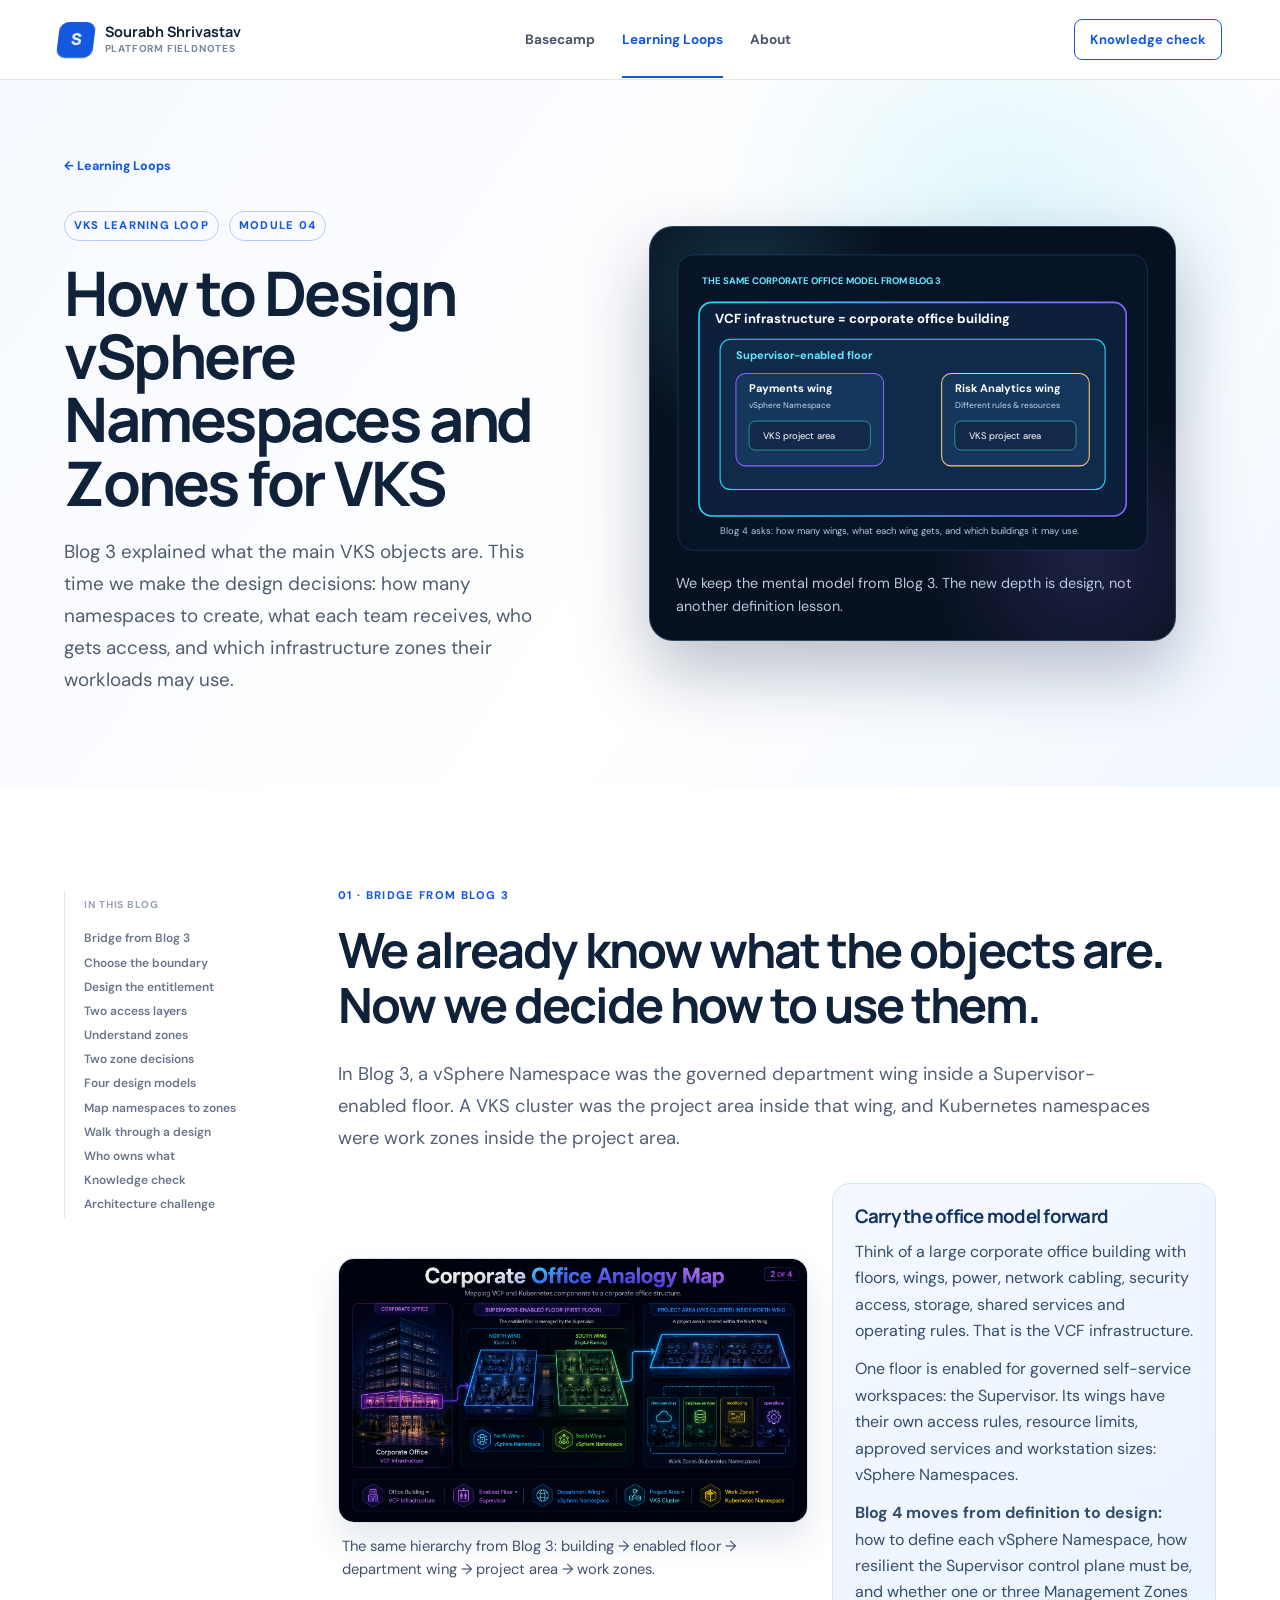
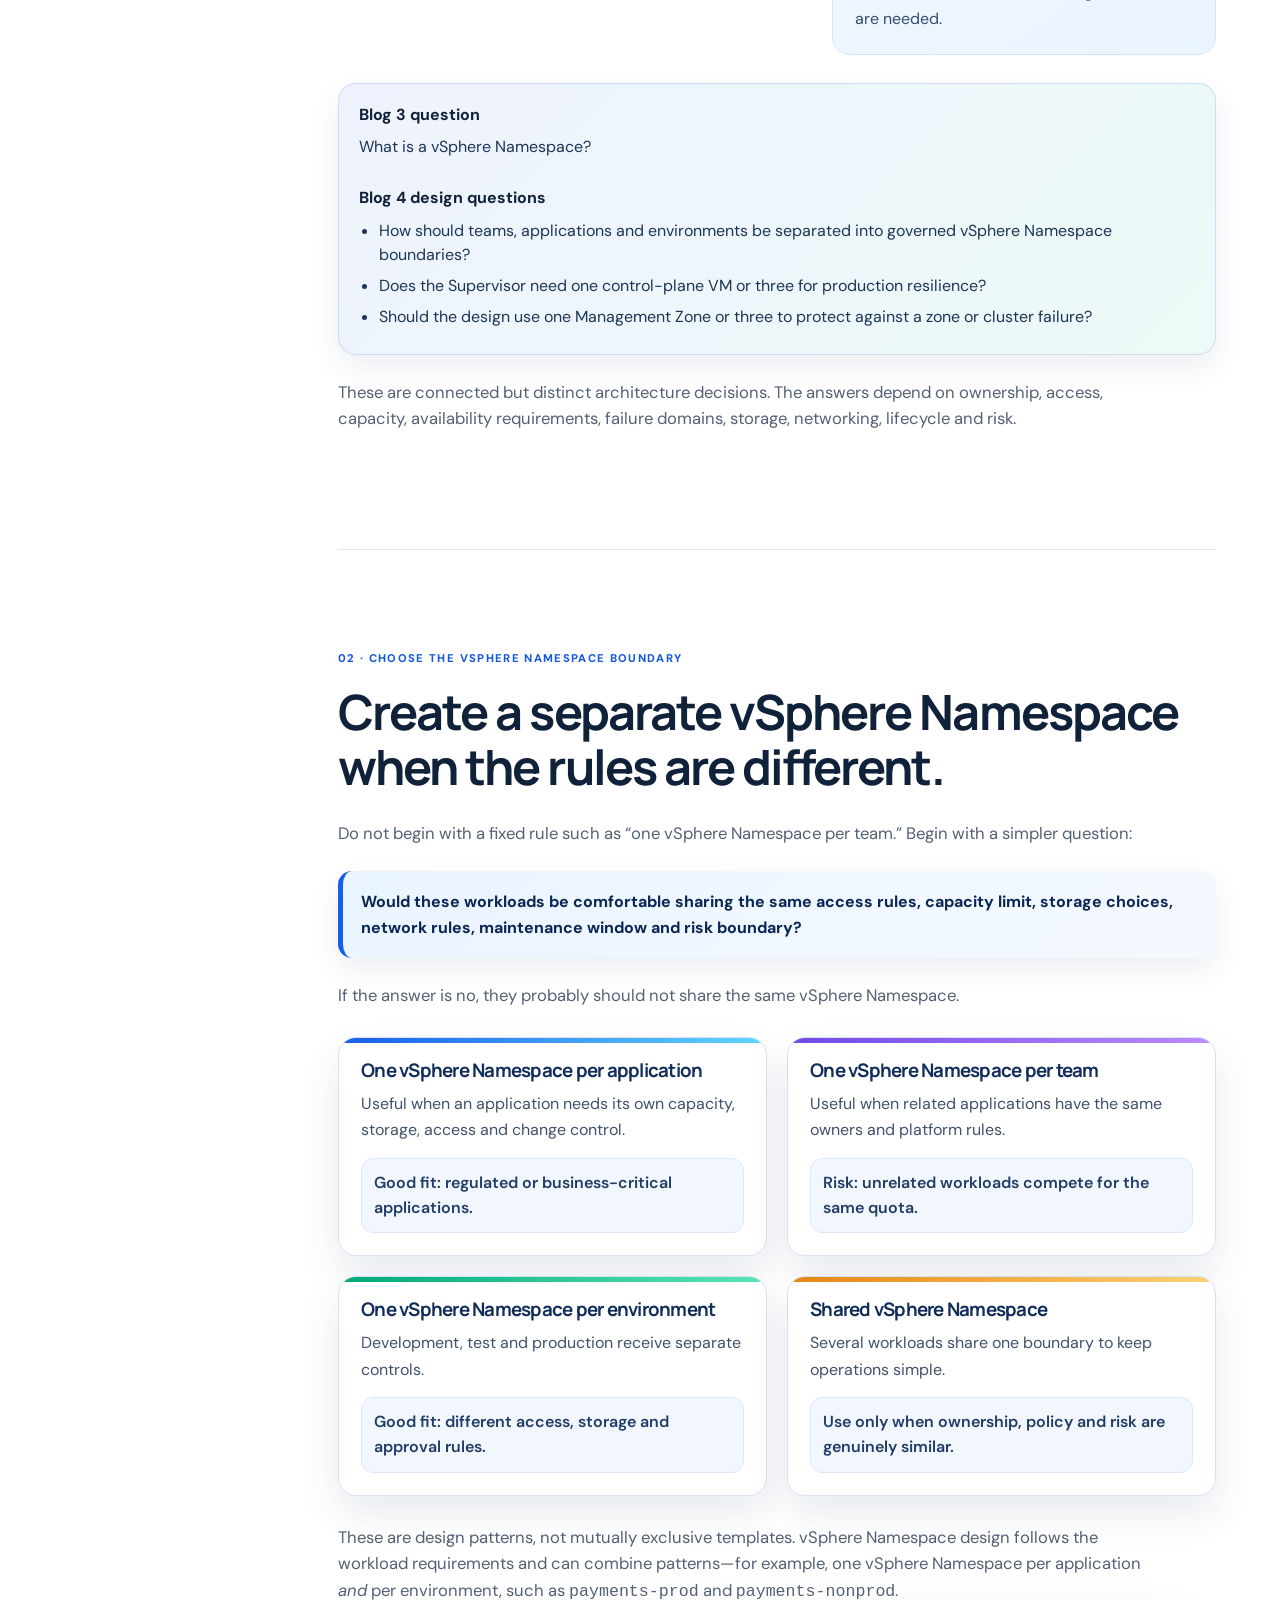
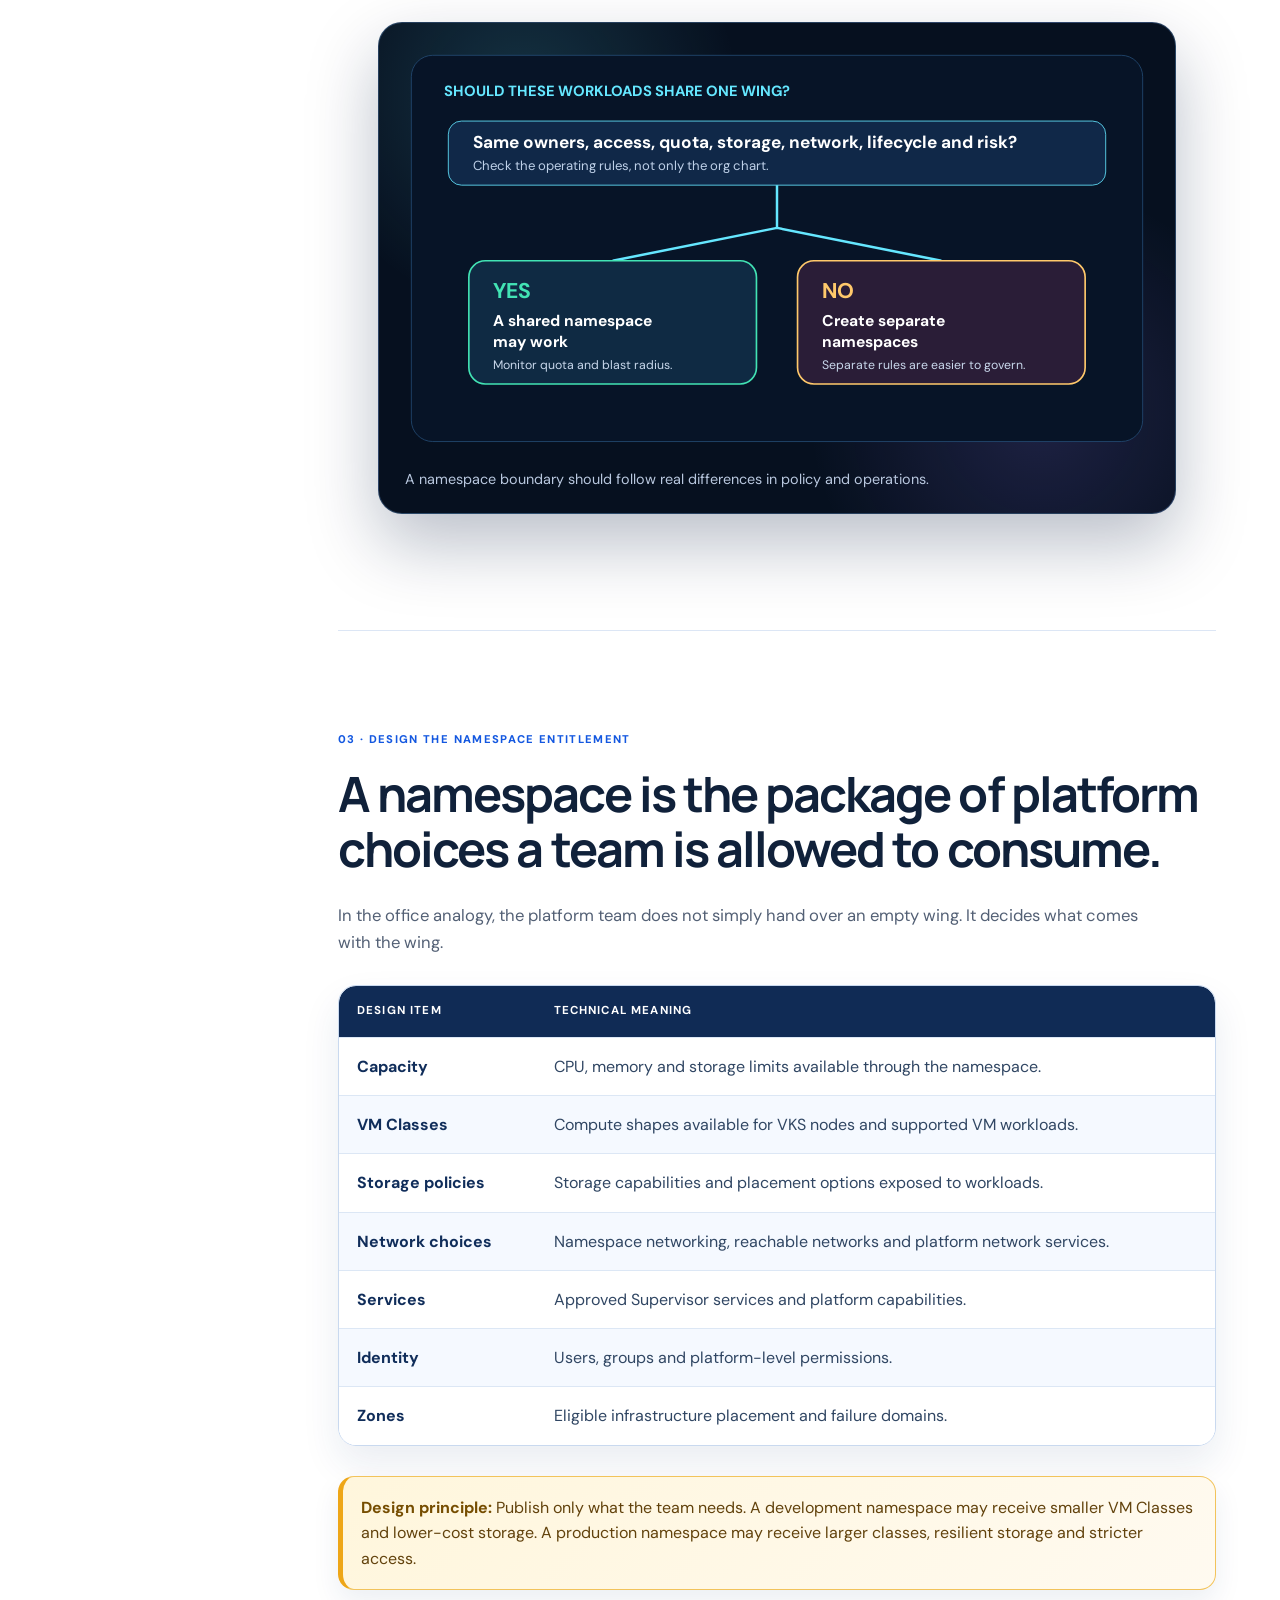
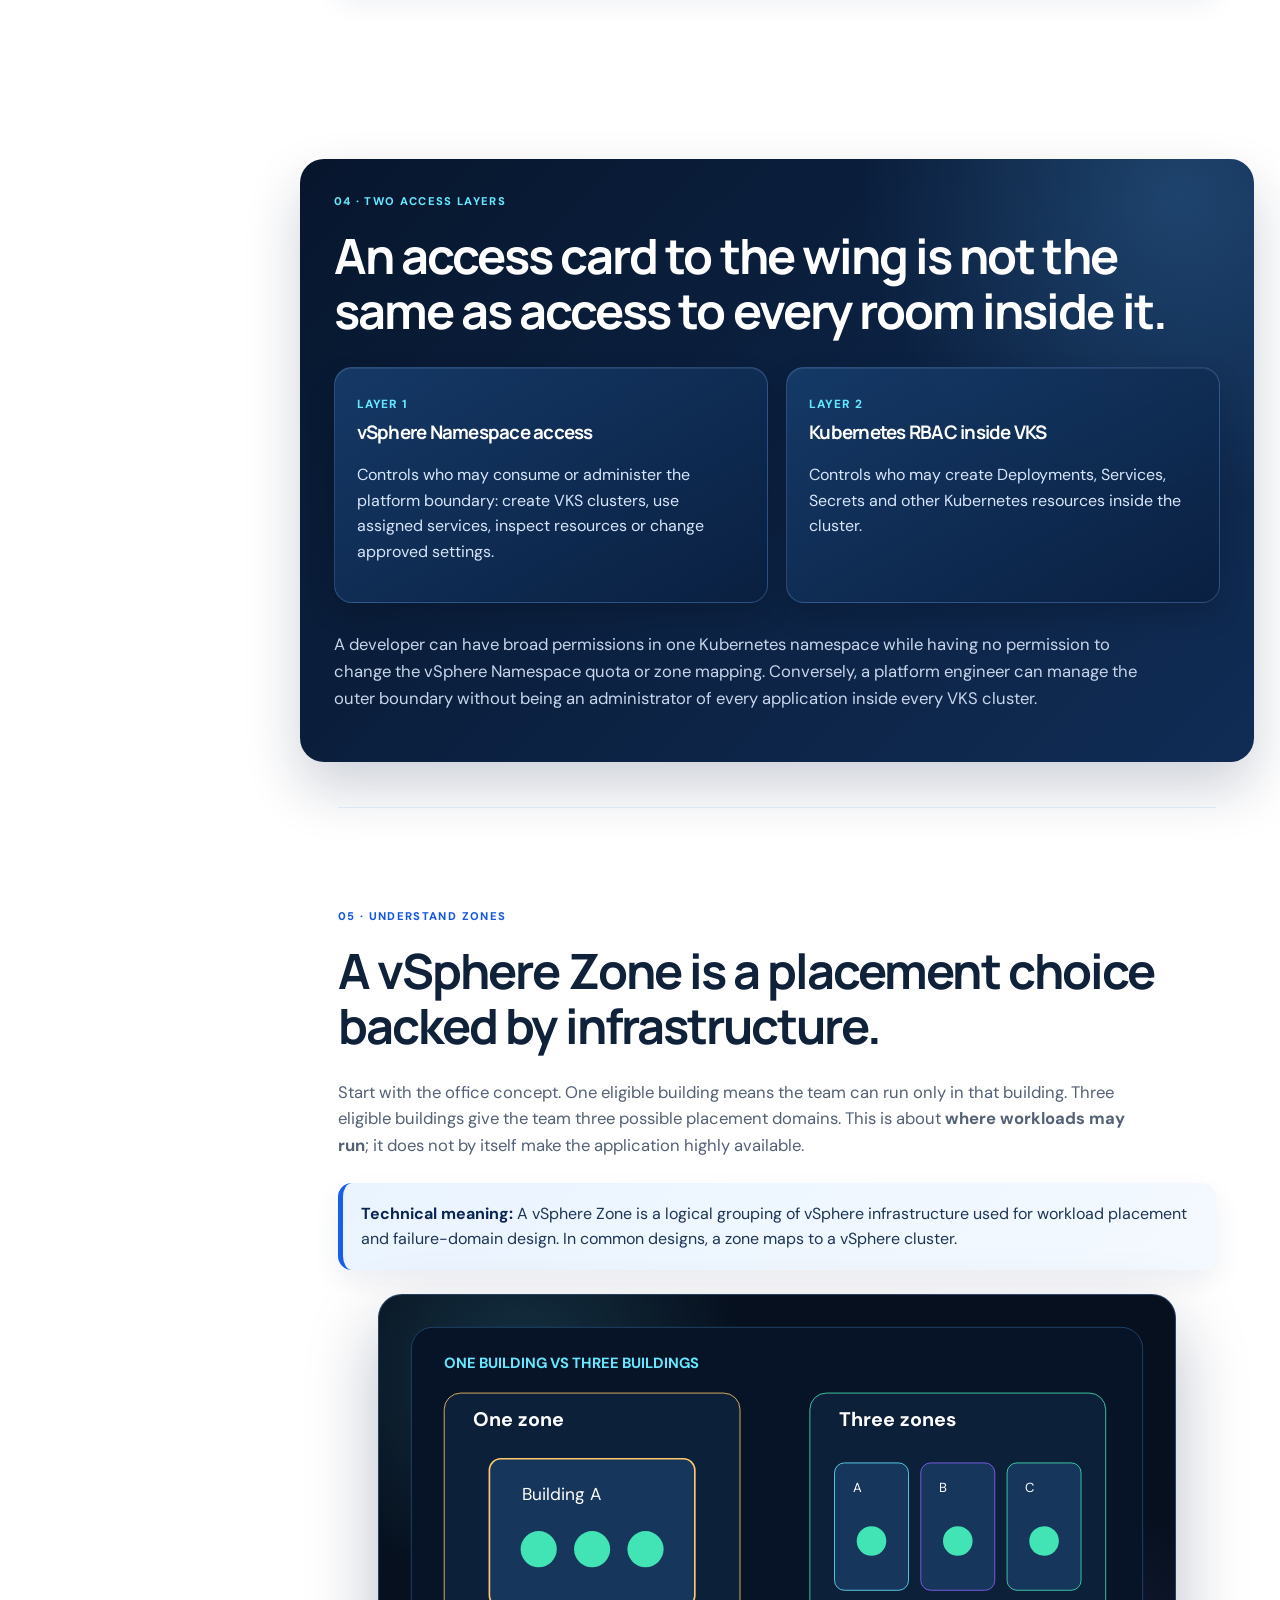
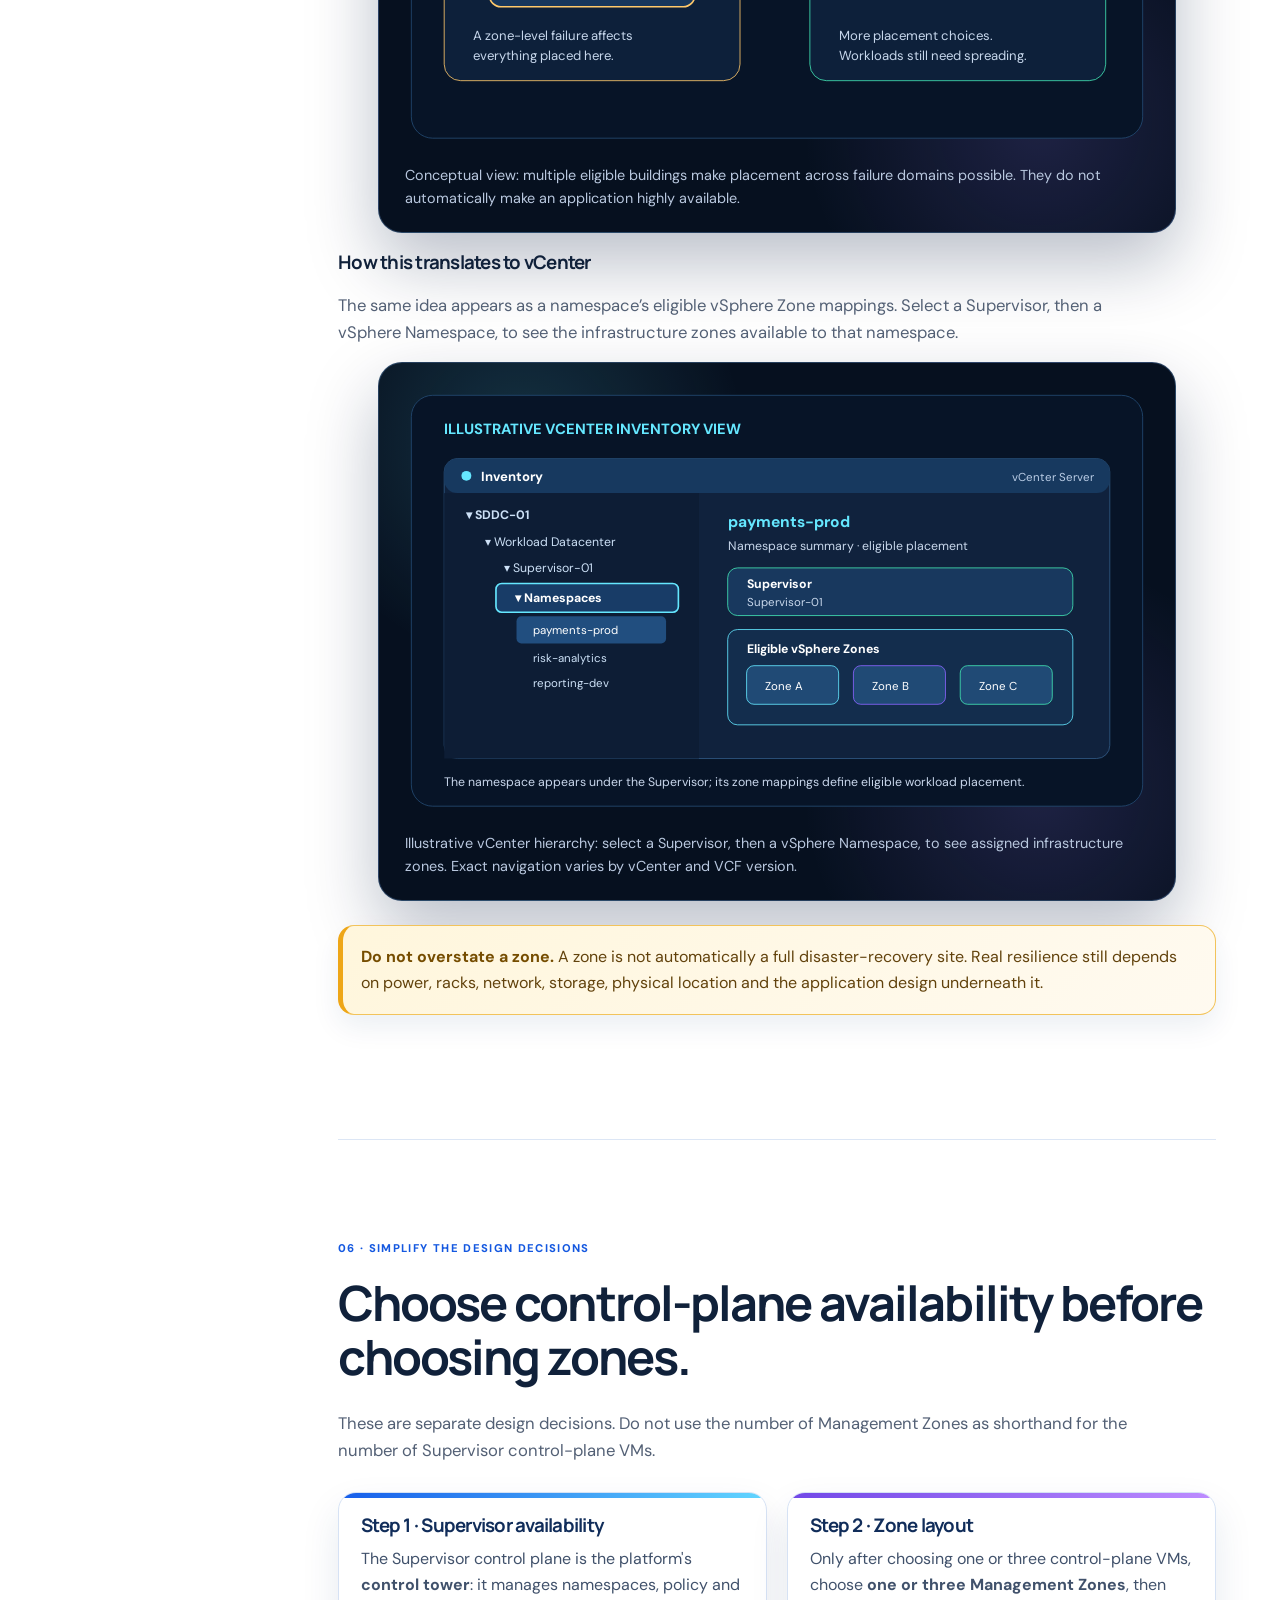
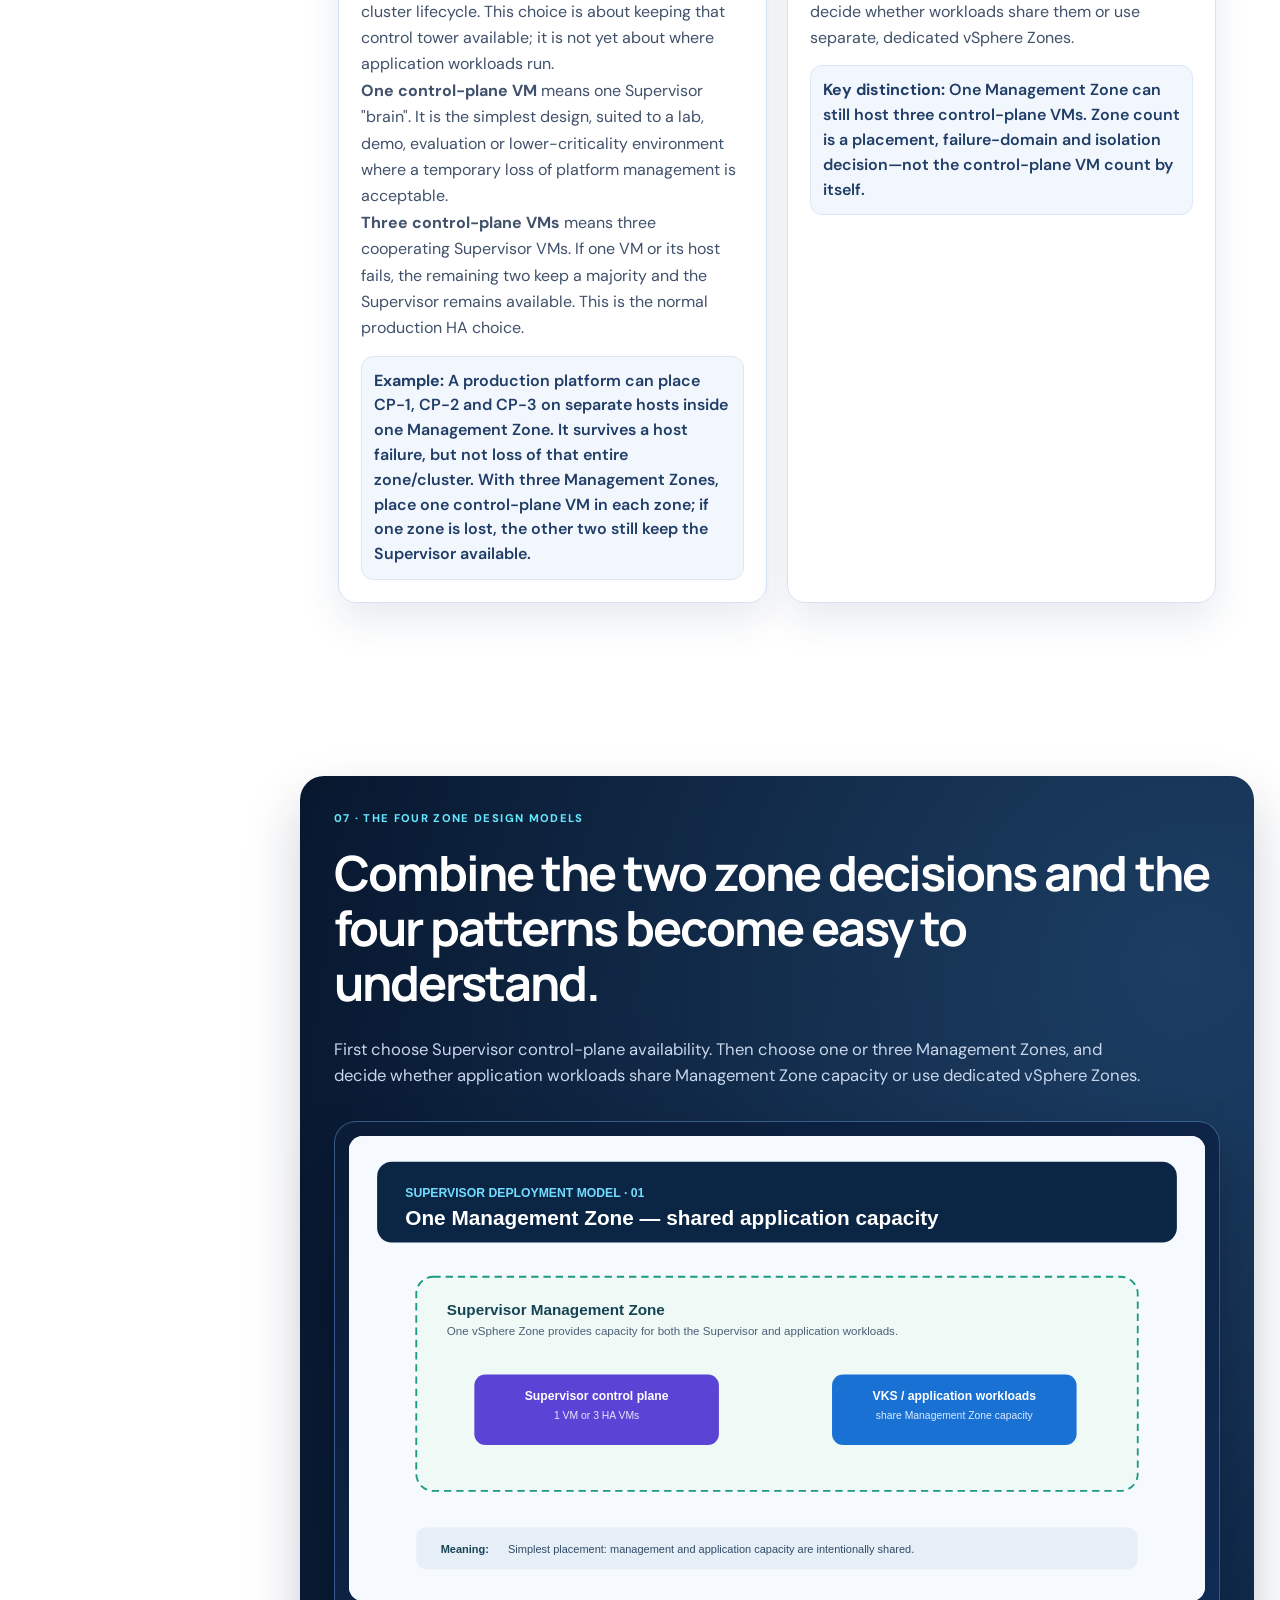
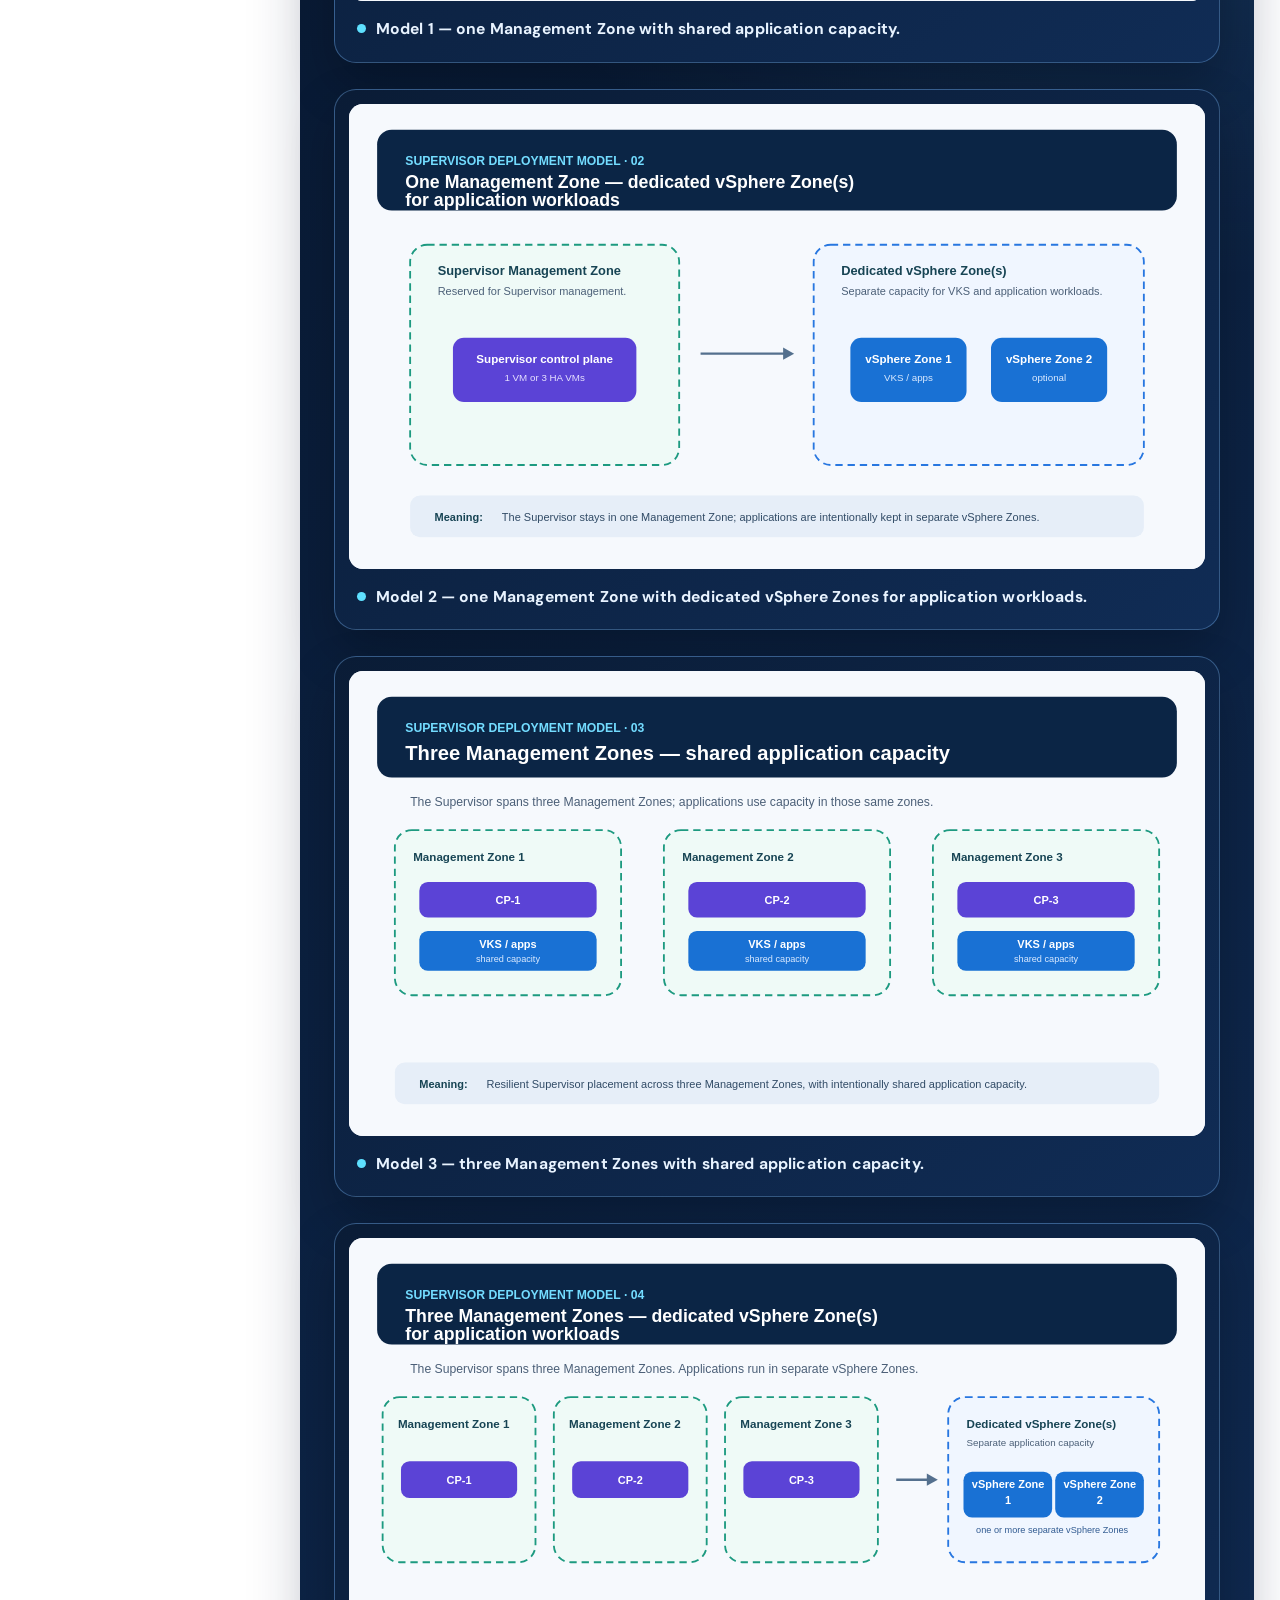
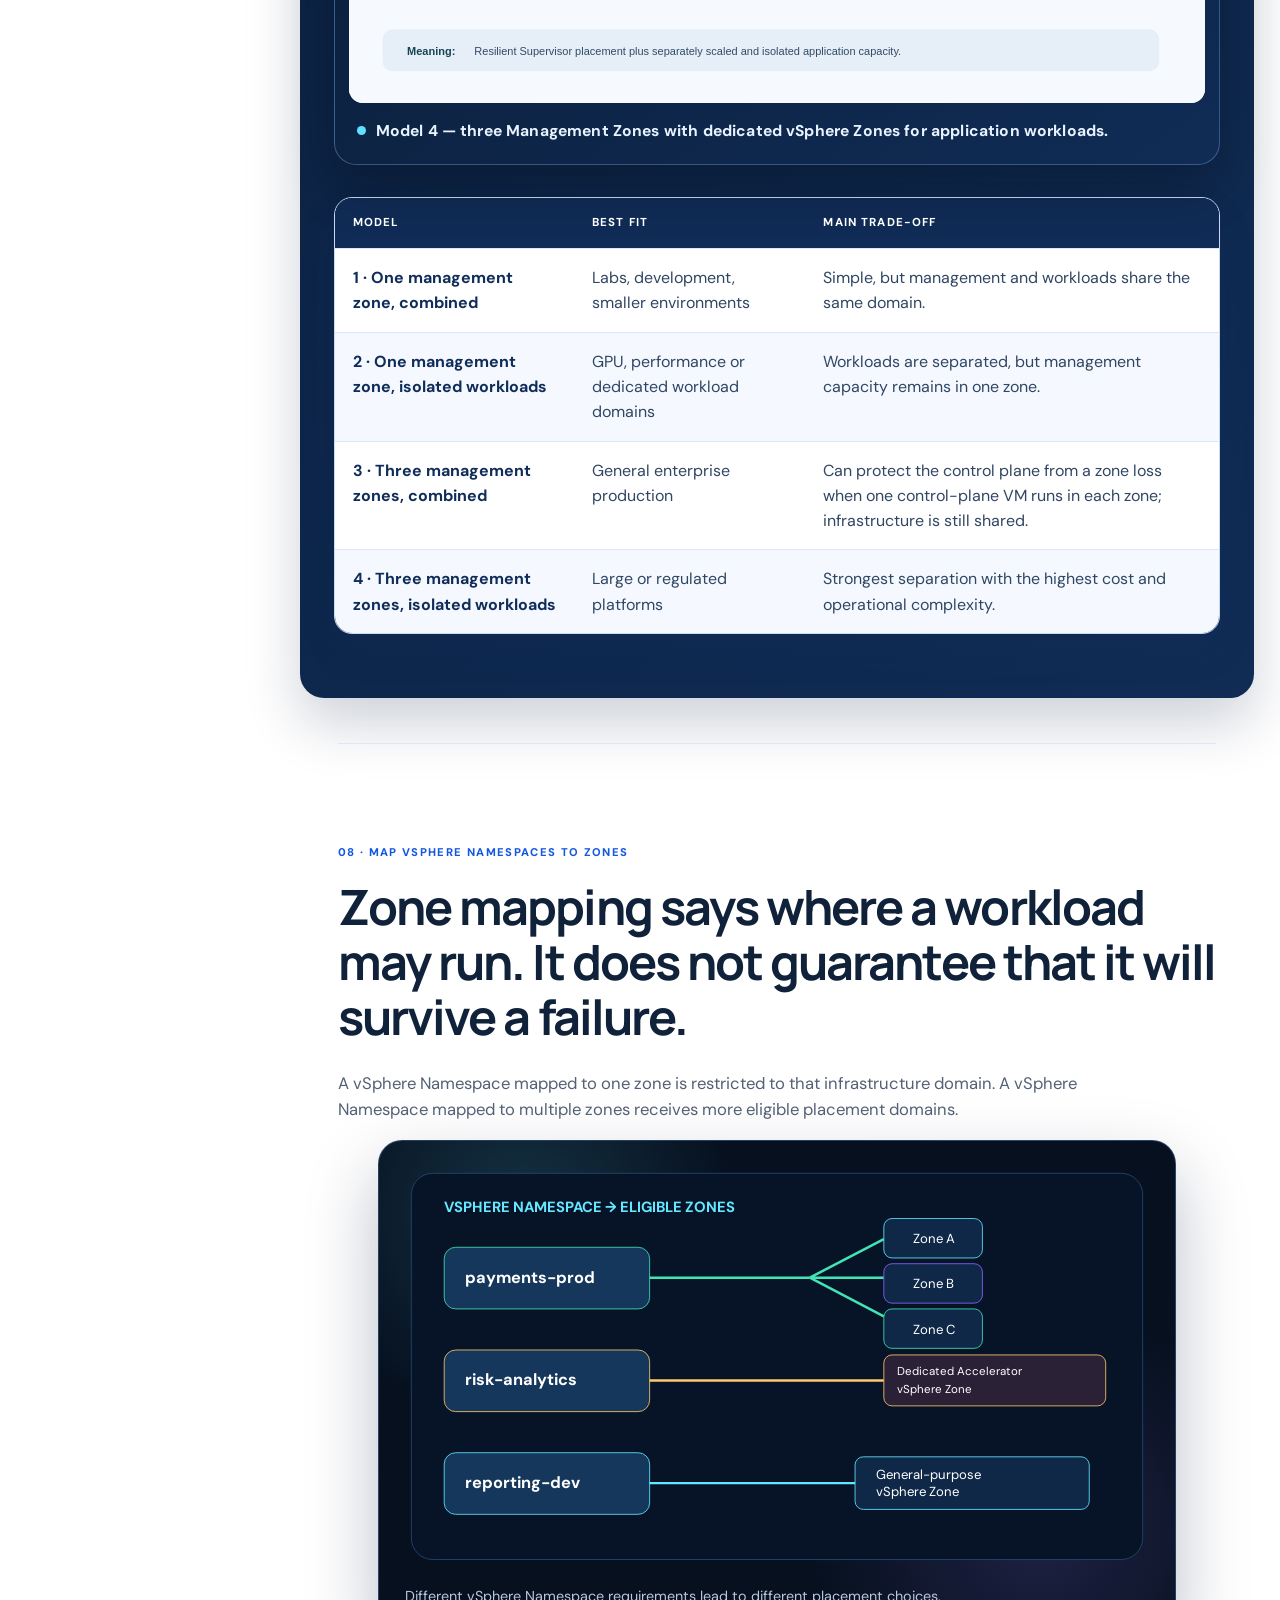
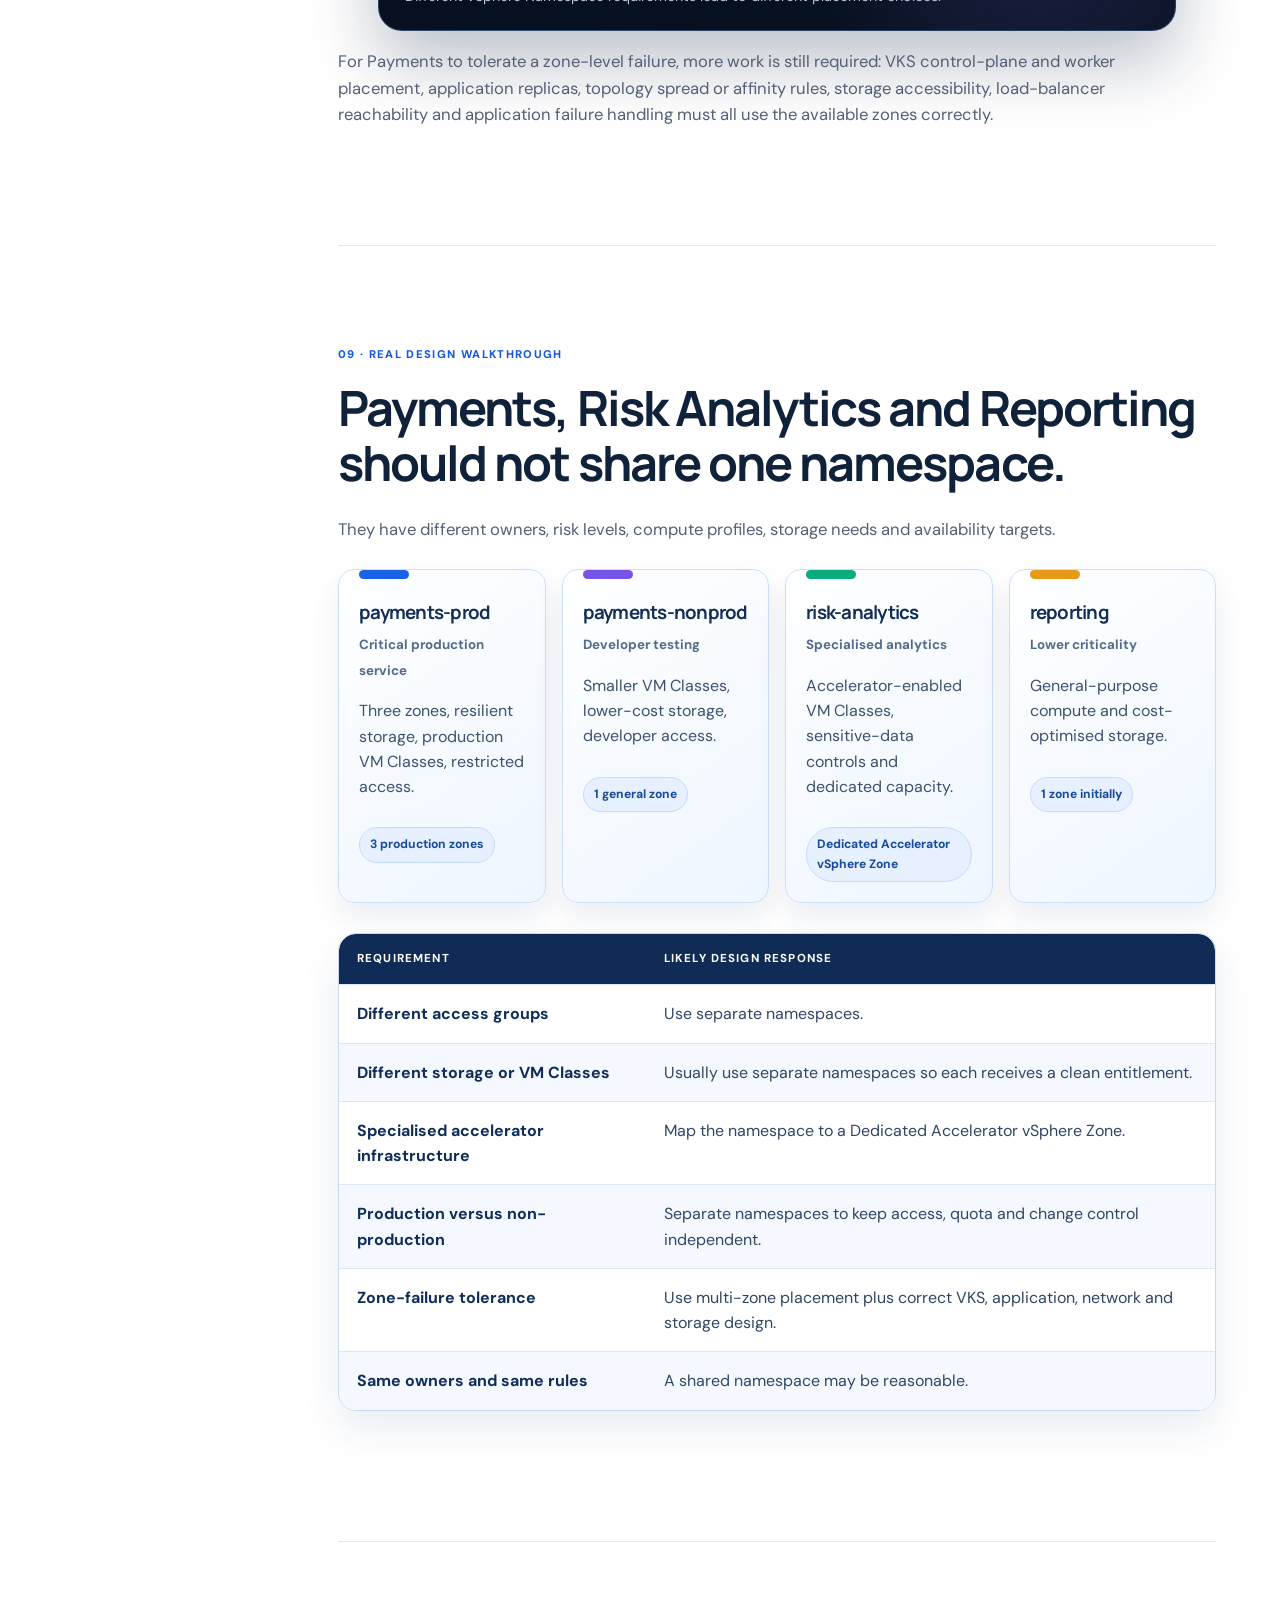
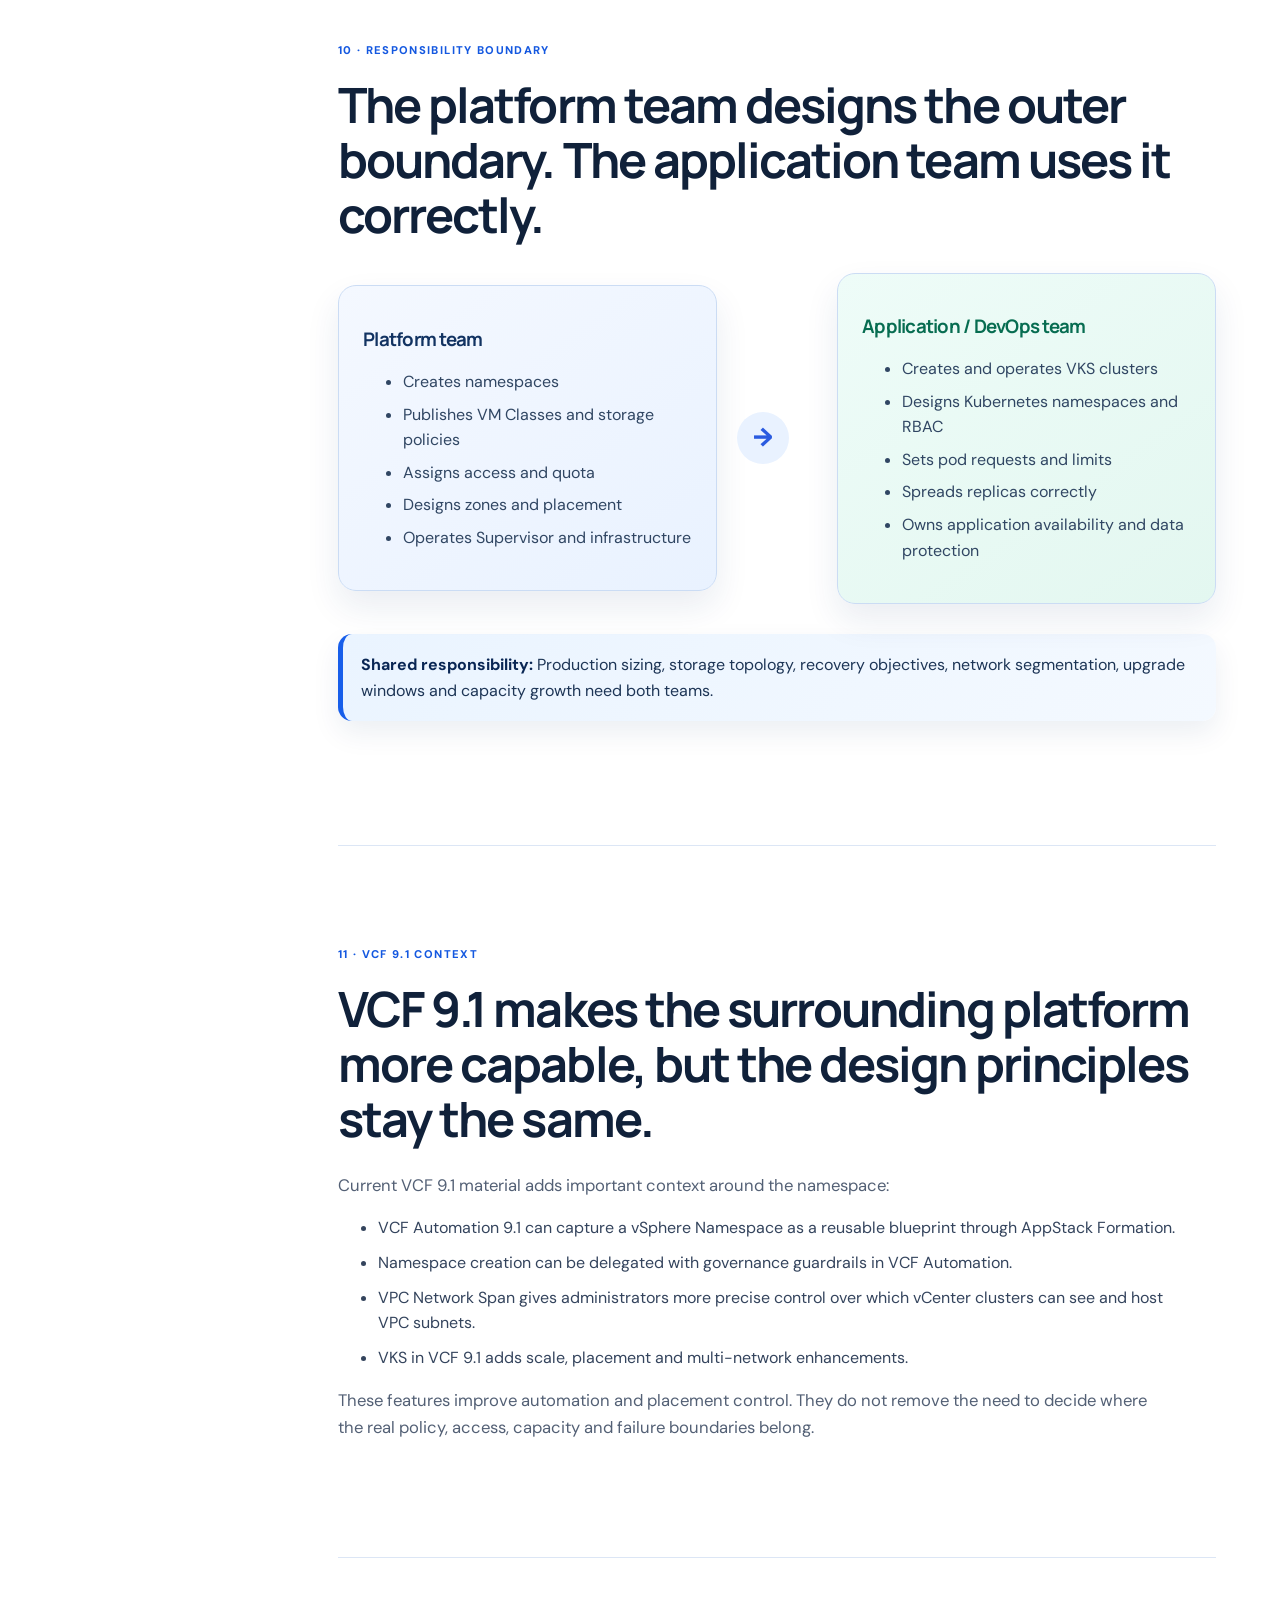
<file: blogs/004-vsphere-namespaces-and-zones.html>
<!doctype html>
<html lang="en">
<head>
<meta charset="UTF-8" />
<meta name="viewport" content="width=device-width, initial-scale=1.0" />
<meta name="description" content="A plain-English design guide to vSphere Namespaces and Zones for VKS on VMware Cloud Foundation." />
<title>How to Design vSphere Namespaces and Zones for VKS | Sourabh Shrivastav</title>
<link rel="preconnect" href="https://fonts.googleapis.com" />
<link rel="preconnect" href="https://fonts.gstatic.com" crossorigin />
<link href="https://fonts.googleapis.com/css2?family=DM+Sans:wght@400;500;600;700&family=Manrope:wght@600;700;800&display=swap" rel="stylesheet" />
<link rel="stylesheet" href="../styles.css" />
<link rel="stylesheet" href="article.css" />
<script src="../app.js?v=20260806-0130" defer></script>
<style>
:root{--navy:#06101f;--panel:#0a1830;--cyan:#65e7ff;--violet:#9b7cff;--teal:#42e3b4;--amber:#ffc96b;--soft:#eef4ff;--ink:#10213a;--muted:#52637c;--line:#dce6f5}
*{box-sizing:border-box}.article-hero{display:grid;grid-template-columns:minmax(0,.9fr) minmax(460px,1.1fr);gap:48px;align-items:center;padding:72px max(5vw,28px)}.article-hero h1{font-size:clamp(2.8rem,4.8vw,5rem);line-height:1.03;margin:18px 0 22px}.article-deck{font-size:1.18rem;line-height:1.7;max-width:720px}.visual{background:radial-gradient(circle at 18% 15%,rgba(101,231,255,.16),transparent 28%),radial-gradient(circle at 83% 80%,rgba(155,124,255,.16),transparent 30%),var(--navy);border:1px solid rgba(124,183,255,.28);border-radius:24px;box-shadow:0 30px 70px rgba(8,26,60,.28);padding:20px;overflow:hidden}.visual svg{display:block;width:100%;height:auto}.visual figcaption{color:#b9c8df;font-size:.9rem;line-height:1.6;padding:14px 6px 2px}.bridge{background:linear-gradient(135deg,rgba(42,91,224,.08),rgba(18,190,155,.08));border:1px solid rgba(42,91,224,.16);border-radius:18px;padding:18px 20px;margin:24px 0}.bridge strong{display:block;color:var(--ink);margin-bottom:6px}.decision-grid{display:grid;grid-template-columns:repeat(2,minmax(0,1fr));gap:18px;margin:28px 0}.decision-card{background:#fff;border:1px solid var(--line);border-radius:18px;padding:22px;box-shadow:0 16px 34px rgba(16,38,74,.07)}.decision-card h3{margin:0 0 10px}.decision-card p{margin:0}.decision-card .rule{margin-top:14px;padding:12px;border-radius:12px;background:#f4f7fc;color:#31425c;font-weight:600}.simple-table{width:100%;border-collapse:collapse;margin:28px 0}.simple-table th,.simple-table td{padding:14px 12px;border-bottom:1px solid var(--line);text-align:left;vertical-align:top}.simple-table th{font-size:.78rem;letter-spacing:.08em;text-transform:uppercase;color:var(--ink)}.simple-table td{color:#526174}.simple-table td:first-child{font-weight:700;color:var(--ink)}.dark-section{background:var(--navy)!important;color:#d8e6fb!important;border-radius:24px;padding:34px!important}.dark-section h2,.dark-section h3,.dark-section strong{color:#fff!important}.dark-section p,.dark-section li{color:#c8d6eb!important}.dark-section .section-number{color:var(--cyan)!important}.two-choice{display:grid;grid-template-columns:repeat(2,minmax(0,1fr));gap:18px;margin:28px 0}.choice{background:rgba(12,31,60,.92);border:1px solid rgba(119,174,242,.27);border-radius:18px;padding:22px}.choice h3{margin-top:0}.choice .tag{display:inline-block;color:var(--cyan);font-size:.74rem;font-weight:800;letter-spacing:.08em;text-transform:uppercase;margin-bottom:8px}.plain-callout{border-left:4px solid #2a5be0;background:#eef5ff;border-radius:14px;padding:18px;margin:24px 0}.warning{border:1px solid #efcf85;background:#fff7e8;border-radius:16px;padding:18px;margin:24px 0}.scenario-grid{display:grid;grid-template-columns:repeat(4,minmax(0,1fr));gap:14px;margin:26px 0}.scenario-card{border:1px solid var(--line);border-radius:16px;background:#fff;padding:18px}.scenario-card h3{margin:0 0 8px}.scenario-card small{color:#63718a}.scenario-card .zone{display:inline-block;margin-top:12px;border-radius:999px;padding:7px 10px;background:#eef5ff;color:#244b9b;font-size:.76rem;font-weight:700}.responsibility{display:grid;grid-template-columns:1fr 80px 1fr;align-items:center;gap:16px;margin:30px 0}.responsibility .side{border:1px solid var(--line);border-radius:18px;padding:22px;background:#fff}.responsibility .arrow{text-align:center;font-size:2rem;color:#2a5be0;font-weight:900}.quiz{border:1px solid var(--line);border-radius:18px;background:#fff;padding:22px;margin:20px 0;box-shadow:0 16px 35px rgba(16,38,74,.07)}.quiz h3{margin-top:0}.options{display:grid;gap:10px;margin:16px 0}.options button{font:inherit;text-align:left;border:1px solid #d7e4fb;background:#f6f9ff;border-radius:13px;padding:13px 14px;cursor:pointer}.options button:hover{border-color:#2a5be0}.answer{display:none;margin-top:14px;border-left:4px solid #2a5be0;background:#eef4ff;border-radius:12px;padding:16px;color:#26364d}.answer.show{display:block}.challenge{background:var(--navy);border:1px solid rgba(132,174,225,.24);border-radius:22px;color:#dbe8ff;padding:26px;margin:28px 0}.challenge h3,.challenge strong{color:#fff}.challenge p,.challenge li{color:#dbe8ff}.solution{border:1px solid #cddbf1;border-radius:18px;overflow:hidden;margin-top:22px;background:#fff}.solution summary{cursor:pointer;background:#eef4ff;padding:18px 20px;font-weight:800;color:#10213a}.solution .inside{padding:20px;color:#33445d}.sources li{margin:10px 0}.micro{font-size:.88rem;color:#71809a}.article-toc a{line-height:1.35}
@media(max-width:1080px){.article-hero{grid-template-columns:1fr}.scenario-grid{grid-template-columns:repeat(2,1fr)}}
@media(max-width:760px){.article-hero{padding:48px 20px}.decision-grid,.two-choice,.scenario-grid{grid-template-columns:1fr}.responsibility{grid-template-columns:1fr}.responsibility .arrow{transform:rotate(90deg)}.dark-section{padding:22px!important}.simple-table{display:block;overflow-x:auto}}
/* Blog 4 visual system: high-contrast reading surfaces, clearer tables and stronger cards. */
.article-content{padding-bottom:48px}.article-section{position:relative}.article-section h2{max-width:950px}.article-section>ul,.article-section>ol{color:#34445d;max-width:850px}.article-section>ul li,.article-section>ol li{margin:9px 0}.decision-card,.scenario-card,.quiz,.challenge,.solution,.challenge-solution-card,.challenge-requirement{min-width:0}.decision-card p,.scenario-card p,.quiz h3,.challenge li,.challenge-solution-card dd,.challenge-requirement p{overflow-wrap:anywhere}
.bridge,.plain-callout,.warning{color:#1d3556;box-shadow:0 12px 28px rgba(19,53,105,.08)}.bridge ul{margin:8px 0 0;padding-left:1.25rem}.bridge li{margin:7px 0;line-height:1.5}.plain-callout{border-left:5px solid #175eea;background:linear-gradient(135deg,#eaf4ff,#f4f9ff)}.plain-callout strong{color:#092654}.warning{border:1px solid #f2c35b;border-left:5px solid #eea617;background:linear-gradient(135deg,#fff6dc,#fffaf0);color:#62420c}.warning strong{color:#764d00}
.decision-grid{gap:20px}.decision-card{border:1px solid #d6e2f4;box-shadow:0 18px 38px rgba(23,58,108,.10);min-height:210px;overflow:hidden;position:relative;transition:transform .18s ease,box-shadow .18s ease}.decision-card:before{background:linear-gradient(90deg,#175eea,#62d5ff);content:"";height:5px;left:0;position:absolute;right:0;top:0}.decision-card:nth-child(2):before{background:linear-gradient(90deg,#7148e7,#bd8cff)}.decision-card:nth-child(3):before{background:linear-gradient(90deg,#00a978,#59e5b6)}.decision-card:nth-child(4):before{background:linear-gradient(90deg,#e58714,#ffd173)}.decision-card:hover{box-shadow:0 24px 48px rgba(23,58,108,.16);transform:translateY(-3px)}.decision-card h3{color:#112d5a}.decision-card p{color:#40516b;line-height:1.65}.decision-card .rule{background:#f2f6fd;border:1px solid #dce8f8;color:#203d67;line-height:1.55}
.simple-table{border:1px solid #c9d9ef;border-collapse:separate;border-radius:18px;border-spacing:0;box-shadow:0 18px 38px rgba(23,58,108,.09);margin:30px 0;overflow:hidden}.simple-table th,.simple-table td{border-bottom:1px solid #dce7f5;padding:16px 18px}.simple-table th{background:#102b55;color:#fff;font-size:.72rem;letter-spacing:.1em}.simple-table th:first-child{border-top-left-radius:17px}.simple-table th:last-child{border-top-right-radius:17px}.simple-table td{background:#fff;color:#304663;line-height:1.58}.simple-table td:first-child{color:#102d5a}.simple-table tbody tr:nth-child(even) td{background:#f5f9ff}.simple-table tbody tr:last-child td{border-bottom:0}.simple-table tbody tr:hover td{background:#eaf4ff}
.dark-section{background:radial-gradient(circle at 92% 6%,rgba(94,184,255,.22),transparent 30%),linear-gradient(135deg,#07162d,#102c55)!important;border:1px solid rgba(123,190,255,.28);box-shadow:0 26px 55px rgba(8,29,64,.20)}.dark-section .choice{background:linear-gradient(150deg,rgba(22,59,105,.94),rgba(10,32,65,.96));box-shadow:inset 0 1px 0 rgba(255,255,255,.08),0 12px 28px rgba(0,0,0,.16)}.dark-section .choice h3{color:#fff}.dark-section .choice p{color:#d7e6fa!important}
.zone-model-sequence{display:grid;gap:26px;margin:32px 0}.zone-model-card{background:linear-gradient(145deg,#0a1c36,#102c55);border:1px solid rgba(129,193,255,.35);border-radius:22px;box-shadow:0 22px 50px rgba(0,0,0,.24);margin:0;overflow:hidden;padding:14px}.zone-model-card img{background:#f6f9fd;border-radius:14px;display:block;height:auto;width:100%}.zone-model-card figcaption{background:transparent;color:#e8f3ff;font-size:.98rem;font-weight:700;letter-spacing:.01em;line-height:1.55;padding:16px 8px 6px}.zone-model-card figcaption:before{background:#5ee0ff;border-radius:50%;content:"";display:inline-block;height:9px;margin:0 10px 1px 0;width:9px}.legacy-zone-grid{display:none}.article-section:has(.sources){display:none}
.scenario-grid{gap:16px}.scenario-card{background:linear-gradient(145deg,#fff,#eef6ff);border:1px solid #cddff7;box-shadow:0 14px 30px rgba(23,58,108,.09);min-height:230px;padding:20px;position:relative}.scenario-card:before{background:#1a63e8;border-radius:999px;content:"";height:9px;left:20px;position:absolute;top:0;width:50px}.scenario-card:nth-child(2):before{background:#7654e8}.scenario-card:nth-child(3):before{background:#0bab80}.scenario-card:nth-child(4):before{background:#e69a18}.scenario-card h3{color:#142e58;margin-top:12px}.scenario-card small{color:#536a8b;font-weight:700}.scenario-card p{color:#3d506d;line-height:1.58}.scenario-card .zone{background:#e6f0ff;border:1px solid #c7dafa;color:#164a9b}
.responsibility{gap:20px}.responsibility .side{border:1px solid #cbdcf4;box-shadow:0 16px 34px rgba(23,58,108,.09);padding:24px}.responsibility .side:first-child{background:linear-gradient(145deg,#f4f8ff,#e9f2ff)}.responsibility .side:last-child{background:linear-gradient(145deg,#eefcf8,#e3f7f0)}.responsibility .side h3{color:#123362}.responsibility .side:last-child h3{color:#076d51}.responsibility .side li{color:#304663;margin:7px 0}.responsibility .arrow{background:#e9f2ff;border-radius:50%;font-size:1.6rem;height:52px;line-height:52px;width:52px}
.quiz{border:1px solid #c9dbf4;box-shadow:0 18px 38px rgba(23,58,108,.10);padding:24px}.quiz h3{color:#112d5a;line-height:1.35}.options button{border-color:#c9dcf7;color:#263f61;font-weight:600;line-height:1.45;transition:all .16s ease}.options button:hover{background:#eaf4ff;border-color:#165eea;box-shadow:0 7px 16px rgba(24,94,234,.12);transform:translateY(-1px)}.answer{background:#eaf4ff;color:#1d3c66}.challenge{background:radial-gradient(circle at 95% 5%,rgba(99,223,255,.19),transparent 31%),linear-gradient(135deg,#07162d,#102f5b);box-shadow:0 24px 52px rgba(8,29,64,.22);padding:30px}.challenge h3{color:#71e2ff}.challenge li{margin:10px 0}.challenge-requirements{display:grid;grid-template-columns:repeat(2,minmax(0,1fr));gap:14px;margin:20px 0}.challenge-requirement{background:rgba(18,42,76,.88);border:1px solid rgba(125,169,216,.28);border-radius:15px;padding:17px}.challenge-requirement strong{color:#fff;display:block;margin-bottom:6px}.challenge-requirement p{margin:0}.challenge-task{background:rgba(101,231,255,.08);border:1px solid rgba(101,231,255,.24);border-radius:15px;padding:18px}.challenge-task>strong{color:#71e2ff;display:block;margin-bottom:8px}.challenge-task ol{margin:0;padding-left:24px}.challenge .plain-callout{box-shadow:none;margin-bottom:0}.solution{border-color:#c2d7f2;box-shadow:0 16px 32px rgba(23,58,108,.09)}.solution summary{background:linear-gradient(135deg,#eaf4ff,#f5f9ff);color:#102d5a}.solution .inside{color:#304663;padding:24px}.solution .inside .plain-callout{color:#193a66}.challenge-solution-grid{display:grid;gap:18px;grid-template-columns:repeat(2,minmax(0,1fr));margin:8px 0 24px}.challenge-solution-card{background:#fff;border:1px solid #dce6f5;border-radius:18px;padding:20px}.challenge-solution-card>span{color:#175eea;display:block;font-size:.76rem;font-weight:800;letter-spacing:.07em;margin-bottom:12px;text-transform:uppercase}.challenge-solution-card dl{display:grid;gap:10px;margin:0}.challenge-solution-card dl div{background:#f5f8fe;border-radius:12px;padding:12px}.challenge-solution-card dt{color:#66758d;font-size:.7rem;font-weight:800;letter-spacing:.06em;text-transform:uppercase}.challenge-solution-card dd{color:#172a45;font-weight:600;line-height:1.5;margin:4px 0 0}.challenge-solution-card code{background:#eaf1ff;border-radius:6px;color:#1d46a8;padding:2px 5px}
@media(max-width:760px){.simple-table{display:block;font-size:.9rem;overflow-x:auto;white-space:normal}.simple-table th,.simple-table td{min-width:155px;padding:14px}.zone-model-card{padding:9px}.zone-model-card figcaption{font-size:.9rem;padding:14px 6px 5px}.scenario-card{min-height:0}.quiz,.challenge{padding:20px}.responsibility .arrow{margin:0 auto}.article-section>ul,.article-section>ol{padding-left:1.25rem}.challenge-requirements,.challenge-solution-grid{grid-template-columns:1fr}.challenge-task ol{padding-left:20px}.solution .inside{padding:18px}}
.challenge .plain-callout{background:#eaf4ff;color:#193a66}.challenge .plain-callout strong{color:#102d5a}.challenge .plain-callout p,.challenge .plain-callout li{color:#193a66}
.office-recap{display:grid;grid-template-columns:minmax(0,1.1fr) minmax(270px,.9fr);gap:24px;align-items:center;margin:28px 0}.office-recap figure{margin:0}.office-recap img{display:block;width:100%;height:auto;border:1px solid #d4e1f4;border-radius:16px;box-shadow:0 18px 34px rgba(23,58,108,.12)}.office-recap figcaption{color:#40516b;font-size:.92rem;line-height:1.55;padding:12px 4px 0}.office-recap-copy{background:linear-gradient(145deg,#f4f8ff,#eaf4ff);border:1px solid #d4e3fa;border-radius:18px;padding:22px}.office-recap-copy h3{color:#123362;margin:0 0 12px}.office-recap-copy p{color:#354d6d;line-height:1.65;margin:0 0 12px}.office-recap-copy p:last-child{margin-bottom:0}.inventory-note{fill:#c8d6eb;font-size:15px}
@media(max-width:760px){.office-recap{grid-template-columns:1fr}.office-recap-copy{padding:18px}}
</style>
</head>
<body class="article-page">
<header class="site-header article-header">
<a class="brand" href="../index.html" aria-label="Sourabh Shrivastav home"><span class="brand-mark">S</span><span class="brand-copy"><strong>Sourabh Shrivastav</strong><small>Platform Fieldnotes</small></span></a>
<nav aria-label="Article navigation"><a class="nav-link" href="../index.html">Basecamp</a><a class="nav-link active" href="../index.html#loops">Learning Loops</a><a class="nav-link" href="../index.html#about">About</a></nav>
<a class="button button-small button-outline" href="#knowledge">Knowledge check</a>
</header>
<main><article>
<header class="article-hero">
<div class="article-hero-copy"><a class="back-link" href="../index.html#loops">← Learning Loops</a><div class="article-kicker"><span>VKS Learning Loop</span><span>Module 04</span></div><h1>How to Design vSphere Namespaces and Zones for VKS</h1><p class="article-deck">Blog 3 explained what the main VKS objects are. This time we make the design decisions: how many namespaces to create, what each team receives, who gets access, and which infrastructure zones their workloads may use.</p></div>
<figure class="visual" aria-labelledby="hero-cap"><svg viewBox="0 0 920 590" role="img" aria-label="Corporate office mental model for VKS namespace and zone design">
<defs><linearGradient id="g1" x1="0" x2="1"><stop stop-color="#26d9ff"/><stop offset="1" stop-color="#8a65ff"/></linearGradient><filter id="glow"><feGaussianBlur stdDeviation="5" result="b"/><feMerge><feMergeNode in="b"/><feMergeNode in="SourceGraphic"/></feMerge></filter></defs>
<rect x="15" y="15" width="890" height="560" rx="28" fill="#071427" stroke="#234d78"/>
<text x="60" y="70" fill="#65e7ff" font-size="18" font-weight="700">THE SAME CORPORATE OFFICE MODEL FROM BLOG 3</text>
<rect x="55" y="105" width="810" height="405" rx="24" fill="#0c203b" stroke="url(#g1)" stroke-width="3"/>
<text x="85" y="145" fill="#fff" font-size="25" font-weight="700">VCF infrastructure = corporate office building</text>
<rect x="95" y="175" width="730" height="285" rx="20" fill="#102a4a" stroke="#26d9ff" stroke-width="2"/>
<text x="125" y="212" fill="#65e7ff" font-size="21" font-weight="700">Supervisor-enabled floor</text>
<rect x="125" y="240" width="280" height="175" rx="18" fill="#15375b" stroke="#8a65ff" stroke-width="2"/>
<text x="150" y="275" fill="#fff" font-size="21" font-weight="700">Payments wing</text><text x="150" y="305" fill="#c4d6ef" font-size="16">vSphere Namespace</text>
<rect x="150" y="330" width="230" height="55" rx="12" fill="#14284b" stroke="#42e3b4"/><text x="177" y="365" fill="#fff" font-size="18">VKS project area</text>
<rect x="515" y="240" width="280" height="175" rx="18" fill="#15375b" stroke="#ffc96b" stroke-width="2"/>
<text x="540" y="275" fill="#fff" font-size="21" font-weight="700">Risk Analytics wing</text><text x="540" y="305" fill="#c4d6ef" font-size="16">Different rules & resources</text>
<rect x="540" y="330" width="230" height="55" rx="12" fill="#14284b" stroke="#42e3b4"/><text x="567" y="365" fill="#fff" font-size="18">VKS project area</text>
<text x="95" y="545" fill="#b8c8e0" font-size="18">Blog 4 asks: how many wings, what each wing gets, and which buildings it may use.</text>
</svg><figcaption id="hero-cap">We keep the mental model from Blog 3. The new depth is design, not another definition lesson.</figcaption></figure>
</header>
<div class="article-shell"><aside class="article-toc"><span>In this blog</span><a href="#bridge">Bridge from Blog 3</a><a href="#boundary">Choose the boundary</a><a href="#entitlement">Design the entitlement</a><a href="#access">Two access layers</a><a href="#zones">Understand zones</a><a href="#two-decisions">Two zone decisions</a><a href="#models">Four design models</a><a href="#mapping">Map namespaces to zones</a><a href="#scenario">Walk through a design</a><a href="#responsibility">Who owns what</a><a href="#knowledge">Knowledge check</a><a href="#challenge">Architecture challenge</a></aside>
<div class="article-content">
<section class="article-section lead-section" id="bridge"><p class="section-number">01 · Bridge from Blog 3</p><h2>We already know what the objects are. Now we decide how to use them.</h2><p class="section-lead">In Blog 3, a vSphere Namespace was the governed department wing inside a Supervisor-enabled floor. A VKS cluster was the project area inside that wing, and Kubernetes namespaces were work zones inside the project area.</p><div class="office-recap"><figure><img src="../assets/blogs/vcf-vks-core-concepts/corporate-office-analogy-map.png" alt="Corporate office analogy map showing VCF infrastructure, a Supervisor-enabled floor, department wings, a VKS project area and Kubernetes work zones." /><figcaption>The same hierarchy from Blog 3: building → enabled floor → department wing → project area → work zones.</figcaption></figure><div class="office-recap-copy"><h3>Carry the office model forward</h3><p>Think of a large corporate office building with floors, wings, power, network cabling, security access, storage, shared services and operating rules. That is the VCF infrastructure.</p><p>One floor is enabled for governed self-service workspaces: the Supervisor. Its wings have their own access rules, resource limits, approved services and workstation sizes: vSphere Namespaces.</p><p><strong>Blog 4 moves from definition to design:</strong> how to define each vSphere Namespace, how resilient the Supervisor control plane must be, and whether one or three Management Zones are needed.</p></div></div><div class="bridge"><strong>Blog 3 question</strong>What is a vSphere Namespace?<br><br><strong>Blog 4 design questions</strong><ul><li>How should teams, applications and environments be separated into governed vSphere Namespace boundaries?</li><li>Does the Supervisor need one control-plane VM or three for production resilience?</li><li>Should the design use one Management Zone or three to protect against a zone or cluster failure?</li></ul></div><p>These are connected but distinct architecture decisions. The answers depend on ownership, access, capacity, availability requirements, failure domains, storage, networking, lifecycle and risk.</p></section>

<section class="article-section" id="boundary"><p class="section-number">02 · Choose the vSphere Namespace boundary</p><h2>Create a separate vSphere Namespace when the rules are different.</h2><p>Do not begin with a fixed rule such as “one vSphere Namespace per team.” Begin with a simpler question:</p><div class="plain-callout"><strong>Would these workloads be comfortable sharing the same access rules, capacity limit, storage choices, network rules, maintenance window and risk boundary?</strong></div><p>If the answer is no, they probably should not share the same vSphere Namespace.</p><div class="decision-grid"><div class="decision-card"><h3>One vSphere Namespace per application</h3><p>Useful when an application needs its own capacity, storage, access and change control.</p><div class="rule">Good fit: regulated or business-critical applications.</div></div><div class="decision-card"><h3>One vSphere Namespace per team</h3><p>Useful when related applications have the same owners and platform rules.</p><div class="rule">Risk: unrelated workloads compete for the same quota.</div></div><div class="decision-card"><h3>One vSphere Namespace per environment</h3><p>Development, test and production receive separate controls.</p><div class="rule">Good fit: different access, storage and approval rules.</div></div><div class="decision-card"><h3>Shared vSphere Namespace</h3><p>Several workloads share one boundary to keep operations simple.</p><div class="rule">Use only when ownership, policy and risk are genuinely similar.</div></div></div><p>These are design patterns, not mutually exclusive templates. vSphere Namespace design follows the workload requirements and can combine patterns—for example, one vSphere Namespace per application <em>and</em> per environment, such as <code>payments-prod</code> and <code>payments-nonprod</code>.</p>
<figure class="visual"><svg viewBox="0 0 920 500" role="img" aria-label="Visual decision guide for separating namespaces">
<rect x="15" y="15" width="890" height="470" rx="26" fill="#071427" stroke="#244b73"/><text x="55" y="65" fill="#65e7ff" font-size="18" font-weight="700">SHOULD THESE WORKLOADS SHARE ONE WING?</text>
<rect x="60" y="95" width="800" height="78" rx="16" fill="#102848" stroke="#65e7ff"/><text x="90" y="128" fill="#fff" font-size="21" font-weight="700">Same owners, access, quota, storage, network, lifecycle and risk?</text><text x="90" y="155" fill="#bed0e8" font-size="16">Check the operating rules, not only the org chart.</text>
<path d="M460 173V225" stroke="#65e7ff" stroke-width="3"/><path d="M460 225L260 265M460 225L660 265" stroke="#65e7ff" stroke-width="3"/>
<rect x="85" y="265" width="350" height="150" rx="20" fill="#0f2a43" stroke="#42e3b4" stroke-width="2"/><text x="115" y="310" fill="#42e3b4" font-size="26" font-weight="700">YES</text><text x="115" y="344" fill="#fff" font-size="19" font-weight="700">A shared namespace</text><text x="115" y="370" fill="#fff" font-size="19" font-weight="700">may work</text><text x="115" y="397" fill="#c8d7eb" font-size="15">Monitor quota and blast radius.</text>
<rect x="485" y="265" width="350" height="150" rx="20" fill="#2a1d37" stroke="#ffc96b" stroke-width="2"/><text x="515" y="310" fill="#ffc96b" font-size="26" font-weight="700">NO</text><text x="515" y="344" fill="#fff" font-size="19" font-weight="700">Create separate</text><text x="515" y="370" fill="#fff" font-size="19" font-weight="700">namespaces</text><text x="515" y="397" fill="#c8d7eb" font-size="15">Separate rules are easier to govern.</text>
</svg><figcaption>A namespace boundary should follow real differences in policy and operations.</figcaption></figure>
</section>

<section class="article-section" id="entitlement"><p class="section-number">03 · Design the namespace entitlement</p><h2>A namespace is the package of platform choices a team is allowed to consume.</h2><p>In the office analogy, the platform team does not simply hand over an empty wing. It decides what comes with the wing.</p><table class="simple-table"><thead><tr><th>Design item</th><th>Technical meaning</th></tr></thead><tbody><tr><td>Capacity</td><td>CPU, memory and storage limits available through the namespace.</td></tr><tr><td>VM Classes</td><td>Compute shapes available for VKS nodes and supported VM workloads.</td></tr><tr><td>Storage policies</td><td>Storage capabilities and placement options exposed to workloads.</td></tr><tr><td>Network choices</td><td>Namespace networking, reachable networks and platform network services.</td></tr><tr><td>Services</td><td>Approved Supervisor services and platform capabilities.</td></tr><tr><td>Identity</td><td>Users, groups and platform-level permissions.</td></tr><tr><td>Zones</td><td>Eligible infrastructure placement and failure domains.</td></tr></tbody></table>
<div class="warning"><strong>Design principle:</strong> Publish only what the team needs. A development namespace may receive smaller VM Classes and lower-cost storage. A production namespace may receive larger classes, resilient storage and stricter access.</div></section>

<section class="article-section dark-section" id="access"><p class="section-number">04 · Two access layers</p><h2>An access card to the wing is not the same as access to every room inside it.</h2><div class="two-choice"><div class="choice"><span class="tag">Layer 1</span><h3>vSphere Namespace access</h3><p>Controls who may consume or administer the platform boundary: create VKS clusters, use assigned services, inspect resources or change approved settings.</p></div><div class="choice"><span class="tag">Layer 2</span><h3>Kubernetes RBAC inside VKS</h3><p>Controls who may create Deployments, Services, Secrets and other Kubernetes resources inside the cluster.</p></div></div><p>A developer can have broad permissions in one Kubernetes namespace while having no permission to change the vSphere Namespace quota or zone mapping. Conversely, a platform engineer can manage the outer boundary without being an administrator of every application inside every VKS cluster.</p></section>

<section class="article-section" id="zones"><p class="section-number">05 · Understand zones</p><h2>A vSphere Zone is a placement choice backed by infrastructure.</h2><p>Start with the office concept. One eligible building means the team can run only in that building. Three eligible buildings give the team three possible placement domains. This is about <strong>where workloads may run</strong>; it does not by itself make the application highly available.</p><div class="plain-callout"><strong>Technical meaning:</strong> A vSphere Zone is a logical grouping of vSphere infrastructure used for workload placement and failure-domain design. In common designs, a zone maps to a vSphere cluster.</div><figure class="visual"><svg viewBox="0 0 920 530" role="img" aria-label="Conceptual comparison of one eligible building and three eligible buildings"><rect x="15" y="15" width="890" height="500" rx="26" fill="#071427" stroke="#244b73"/><text x="55" y="65" fill="#65e7ff" font-size="18" font-weight="700">ONE BUILDING VS THREE BUILDINGS</text><rect x="55" y="95" width="360" height="350" rx="20" fill="#0d203a" stroke="#ffc96b"/><text x="90" y="135" fill="#fff" font-size="24" font-weight="700">One zone</text><rect x="110" y="175" width="250" height="180" rx="14" fill="#16365c" stroke="#ffc96b" stroke-width="2"/><text x="150" y="225" fill="#fff" font-size="21">Building A</text><circle cx="170" cy="285" r="22" fill="#42e3b4"/><circle cx="235" cy="285" r="22" fill="#42e3b4"/><circle cx="300" cy="285" r="22" fill="#42e3b4"/><text x="90" y="395" fill="#c6d6eb" font-size="16">A zone-level failure affects</text><text x="90" y="420" fill="#c6d6eb" font-size="16">everything placed here.</text><rect x="500" y="95" width="360" height="350" rx="20" fill="#0d203a" stroke="#42e3b4"/><text x="535" y="135" fill="#fff" font-size="24" font-weight="700">Three zones</text><rect x="530" y="180" width="90" height="155" rx="12" fill="#16365c" stroke="#65e7ff"/><rect x="635" y="180" width="90" height="155" rx="12" fill="#16365c" stroke="#8a65ff"/><rect x="740" y="180" width="90" height="155" rx="12" fill="#16365c" stroke="#42e3b4"/><text x="552" y="215" fill="#fff" font-size="16">A</text><text x="657" y="215" fill="#fff" font-size="16">B</text><text x="762" y="215" fill="#fff" font-size="16">C</text><circle cx="575" cy="275" r="18" fill="#42e3b4"/><circle cx="680" cy="275" r="18" fill="#42e3b4"/><circle cx="785" cy="275" r="18" fill="#42e3b4"/><text x="535" y="395" fill="#c6d6eb" font-size="16">More placement choices.</text><text x="535" y="420" fill="#c6d6eb" font-size="16">Workloads still need spreading.</text></svg><figcaption>Conceptual view: multiple eligible buildings make placement across failure domains possible. They do not automatically make an application highly available.</figcaption></figure><h3>How this translates to vCenter</h3><p>The same idea appears as a namespace’s eligible vSphere Zone mappings. Select a Supervisor, then a vSphere Namespace, to see the infrastructure zones available to that namespace.</p>
<figure class="visual"><svg viewBox="0 0 920 530" role="img" aria-label="Illustrative vCenter inventory view showing a Supervisor, a vSphere Namespace and three eligible vSphere Zones">
<rect x="15" y="15" width="890" height="500" rx="26" fill="#071427" stroke="#244b73"/><text x="55" y="62" fill="#65e7ff" font-size="18" font-weight="700">ILLUSTRATIVE VCENTER INVENTORY VIEW</text>
<rect x="55" y="92" width="810" height="365" rx="16" fill="#10223d" stroke="#315b86"/><rect x="55" y="92" width="810" height="42" rx="16" fill="#17395f"/><circle cx="82" cy="113" r="6" fill="#65e7ff"/><text x="100" y="119" fill="#fff" font-size="16" font-weight="700">Inventory</text><text x="746" y="119" fill="#b9cce5" font-size="14">vCenter Server</text>
<rect x="55" y="134" width="310" height="323" fill="#0d1d35"/><text x="82" y="166" fill="#cce0f6" font-size="15" font-weight="700">▾  SDDC-01</text><text x="105" y="198" fill="#cce0f6" font-size="15">▾  Workload Datacenter</text><text x="128" y="230" fill="#cce0f6" font-size="15">▾  Supervisor-01</text><rect x="118" y="244" width="222" height="35" rx="7" fill="#183c67" stroke="#65e7ff" stroke-width="2"/><text x="141" y="267" fill="#fff" font-size="15" font-weight="700">▾  Namespaces</text><rect x="143" y="284" width="182" height="33" rx="6" fill="#214e7f"/><text x="163" y="306" fill="#fff" font-size="14">payments-prod</text><text x="163" y="340" fill="#cce0f6" font-size="14">risk-analytics</text><text x="163" y="370" fill="#cce0f6" font-size="14">reporting-dev</text>
<text x="400" y="175" fill="#65e7ff" font-size="19" font-weight="700">payments-prod</text><text x="400" y="203" fill="#c8d7eb" font-size="15">Namespace summary · eligible placement</text><rect x="400" y="225" width="420" height="58" rx="12" fill="#18385e" stroke="#42e3b4"/><text x="423" y="249" fill="#fff" font-size="15" font-weight="700">Supervisor</text><text x="423" y="271" fill="#c8d7eb" font-size="14">Supervisor-01</text><rect x="400" y="300" width="420" height="116" rx="12" fill="#132d4d" stroke="#65e7ff"/><text x="423" y="328" fill="#fff" font-size="15" font-weight="700">Eligible vSphere Zones</text><rect x="423" y="344" width="112" height="47" rx="9" fill="#204a75" stroke="#65e7ff"/><rect x="553" y="344" width="112" height="47" rx="9" fill="#204a75" stroke="#8a65ff"/><rect x="683" y="344" width="112" height="47" rx="9" fill="#204a75" stroke="#42e3b4"/><text x="446" y="373" fill="#fff" font-size="14">Zone A</text><text x="576" y="373" fill="#fff" font-size="14">Zone B</text><text x="706" y="373" fill="#fff" font-size="14">Zone C</text>
<text x="55" y="490" fill="#c8d6eb" font-size="15">The namespace appears under the Supervisor; its zone mappings define eligible workload placement.</text>
</svg><figcaption>Illustrative vCenter hierarchy: select a Supervisor, then a vSphere Namespace, to see assigned infrastructure zones. Exact navigation varies by vCenter and VCF version.</figcaption></figure>
<div class="warning"><strong>Do not overstate a zone.</strong> A zone is not automatically a full disaster-recovery site. Real resilience still depends on power, racks, network, storage, physical location and the application design underneath it.</div></section>

<section class="article-section" id="two-decisions"><p class="section-number">06 · Simplify the design decisions</p><h2>Choose control-plane availability before choosing zones.</h2><p>These are separate design decisions. Do not use the number of Management Zones as shorthand for the number of Supervisor control-plane VMs.</p><div class="decision-grid"><div class="decision-card"><h3>Step 1 · Supervisor availability</h3><p>The Supervisor control plane is the platform's <strong>control tower</strong>: it manages namespaces, policy and cluster lifecycle. This choice is about keeping that control tower available; it is not yet about where application workloads run.</p><p><strong>One control-plane VM</strong> means one Supervisor "brain". It is the simplest design, suited to a lab, demo, evaluation or lower-criticality environment where a temporary loss of platform management is acceptable.</p><p><strong>Three control-plane VMs</strong> means three cooperating Supervisor VMs. If one VM or its host fails, the remaining two keep a majority and the Supervisor remains available. This is the normal production HA choice.</p><div class="rule"><strong>Example:</strong> A production platform can place CP-1, CP-2 and CP-3 on separate hosts inside one Management Zone. It survives a host failure, but not loss of that entire zone/cluster. With three Management Zones, place one control-plane VM in each zone; if one zone is lost, the other two still keep the Supervisor available.</div></div><div class="decision-card"><h3>Step 2 · Zone layout</h3><p>Only after choosing one or three control-plane VMs, choose <strong>one or three Management Zones</strong>, then decide whether workloads share them or use separate, dedicated vSphere Zones.</p><div class="rule"><strong>Key distinction:</strong> One Management Zone can still host three control-plane VMs. Zone count is a placement, failure-domain and isolation decision—not the control-plane VM count by itself.</div></div></div></section>

<section class="article-section dark-section" id="models"><p class="section-number">07 · The four zone design models</p><h2>Combine the two zone decisions and the four patterns become easy to understand.</h2><p>First choose Supervisor control-plane availability. Then choose one or three Management Zones, and decide whether application workloads share Management Zone capacity or use dedicated vSphere Zones.</p>
<div class="zone-model-sequence"><figure class="zone-model-card"><img src="../assets/blogs/vsphere-namespaces-and-zones/model-1.svg" alt="Model 1: one Supervisor Management Zone with shared application capacity." /><figcaption>Model 1 — one Management Zone with shared application capacity.</figcaption></figure><figure class="zone-model-card"><img src="../assets/blogs/vsphere-namespaces-and-zones/model-2.svg" alt="Model 2: one Supervisor Management Zone with dedicated vSphere Zones for application workloads." /><figcaption>Model 2 — one Management Zone with dedicated vSphere Zones for application workloads.</figcaption></figure><figure class="zone-model-card"><img src="../assets/blogs/vsphere-namespaces-and-zones/model-3.svg" alt="Model 3: three Supervisor Management Zones with shared application capacity." /><figcaption>Model 3 — three Management Zones with shared application capacity.</figcaption></figure><figure class="zone-model-card"><img src="../assets/blogs/vsphere-namespaces-and-zones/model-4.svg" alt="Model 4: three Supervisor Management Zones with dedicated vSphere Zones for application workloads." /><figcaption>Model 4 — three Management Zones with dedicated vSphere Zones for application workloads.</figcaption></figure></div>
<figure class="visual legacy-zone-grid"><svg viewBox="0 0 920 720" role="img" aria-label="Legacy four vSphere zone design models">
<rect x="15" y="15" width="890" height="690" rx="26" fill="#071427" stroke="#244b73"/><text x="55" y="62" fill="#65e7ff" font-size="18" font-weight="700">2 × 2 DECISION MAP</text><text x="300" y="100" fill="#fff" font-size="18" font-weight="700">Workloads share management zones</text><text x="650" y="100" fill="#fff" font-size="18" font-weight="700">Workloads use isolated zones</text><text x="45" y="265" fill="#fff" font-size="17" font-weight="700" transform="rotate(-90 45 265)">ONE MANAGEMENT ZONE</text><text x="45" y="600" fill="#fff" font-size="17" font-weight="700" transform="rotate(-90 45 600)">THREE MANAGEMENT ZONES</text>
<rect x="105" y="125" width="340" height="240" rx="18" fill="#0e2441" stroke="#ffc96b"/><text x="130" y="160" fill="#ffc96b" font-size="18" font-weight="700">MODEL 1 · SIMPLEST</text><rect x="160" y="195" width="230" height="105" rx="14" fill="#17375d" stroke="#65e7ff"/><text x="185" y="230" fill="#fff" font-size="17">Management + workloads</text><circle cx="220" cy="270" r="15" fill="#8a65ff"/><circle cx="270" cy="270" r="15" fill="#42e3b4"/><circle cx="320" cy="270" r="15" fill="#42e3b4"/><text x="130" y="335" fill="#c7d6e9" font-size="15">Low overhead. Shared failure domain.</text>
<rect x="480" y="125" width="340" height="240" rx="18" fill="#0e2441" stroke="#65e7ff"/><text x="505" y="160" fill="#65e7ff" font-size="18" font-weight="700">MODEL 2 · ISOLATED WORKLOADS</text><rect x="515" y="195" width="110" height="100" rx="12" fill="#17375d" stroke="#8a65ff"/><text x="533" y="225" fill="#fff" font-size="15">Mgmt</text><circle cx="570" cy="265" r="15" fill="#8a65ff"/><rect x="665" y="195" width="120" height="100" rx="12" fill="#17375d" stroke="#42e3b4"/><text x="678" y="225" fill="#fff" font-size="15">Workloads</text><circle cx="705" cy="265" r="15" fill="#42e3b4"/><circle cx="750" cy="265" r="15" fill="#42e3b4"/><text x="505" y="335" fill="#c7d6e9" font-size="15">Separate scaling and specialised hardware.</text>
<rect x="105" y="410" width="340" height="240" rx="18" fill="#0e2441" stroke="#8a65ff"/><text x="130" y="445" fill="#8a65ff" font-size="18" font-weight="700">MODEL 3 · RESILIENT, SHARED</text><rect x="145" y="480" width="75" height="95" rx="10" fill="#17375d" stroke="#65e7ff"/><rect x="238" y="480" width="75" height="95" rx="10" fill="#17375d" stroke="#8a65ff"/><rect x="331" y="480" width="75" height="95" rx="10" fill="#17375d" stroke="#42e3b4"/><circle cx="182" cy="515" r="12" fill="#8a65ff"/><circle cx="275" cy="515" r="12" fill="#8a65ff"/><circle cx="368" cy="515" r="12" fill="#8a65ff"/><circle cx="182" cy="550" r="12" fill="#42e3b4"/><circle cx="275" cy="550" r="12" fill="#42e3b4"/><circle cx="368" cy="550" r="12" fill="#42e3b4"/><text x="130" y="620" fill="#c7d6e9" font-size="15">Higher control-plane resilience, shared capacity.</text>
<rect x="480" y="410" width="340" height="240" rx="18" fill="#0e2441" stroke="#42e3b4"/><text x="505" y="445" fill="#42e3b4" font-size="18" font-weight="700">MODEL 4 · MAXIMUM SEPARATION</text><rect x="510" y="485" width="55" height="80" rx="9" fill="#17375d" stroke="#65e7ff"/><rect x="575" y="485" width="55" height="80" rx="9" fill="#17375d" stroke="#8a65ff"/><rect x="640" y="485" width="55" height="80" rx="9" fill="#17375d" stroke="#42e3b4"/><circle cx="537" cy="525" r="10" fill="#8a65ff"/><circle cx="602" cy="525" r="10" fill="#8a65ff"/><circle cx="667" cy="525" r="10" fill="#8a65ff"/><rect x="725" y="485" width="70" height="80" rx="9" fill="#17375d" stroke="#ffc96b"/><circle cx="748" cy="525" r="10" fill="#42e3b4"/><circle cx="775" cy="525" r="10" fill="#42e3b4"/><text x="505" y="620" fill="#c7d6e9" font-size="15">Strong separation, highest cost and complexity.</text>
</svg><figcaption>The four patterns show Management- and Workload-Zone placement. Choose one or three Supervisor control-plane VMs separately.</figcaption></figure>
<table class="simple-table"><thead><tr><th>Model</th><th>Best fit</th><th>Main trade-off</th></tr></thead><tbody><tr><td>1 · One management zone, combined</td><td>Labs, development, smaller environments</td><td>Simple, but management and workloads share the same domain.</td></tr><tr><td>2 · One management zone, isolated workloads</td><td>GPU, performance or dedicated workload domains</td><td>Workloads are separated, but management capacity remains in one zone.</td></tr><tr><td>3 · Three management zones, combined</td><td>General enterprise production</td><td>Can protect the control plane from a zone loss when one control-plane VM runs in each zone; infrastructure is still shared.</td></tr><tr><td>4 · Three management zones, isolated workloads</td><td>Large or regulated platforms</td><td>Strongest separation with the highest cost and operational complexity.</td></tr></tbody></table></section>

<section class="article-section" id="mapping"><p class="section-number">08 · Map vSphere Namespaces to zones</p><h2>Zone mapping says where a workload may run. It does not guarantee that it will survive a failure.</h2><p>A vSphere Namespace mapped to one zone is restricted to that infrastructure domain. A vSphere Namespace mapped to multiple zones receives more eligible placement domains.</p><figure class="visual"><svg viewBox="0 0 920 500" role="img" aria-label="Mapping payments fraud and reporting vSphere Namespaces to zones">
<rect x="15" y="15" width="890" height="470" rx="26" fill="#071427" stroke="#244b73"/><text x="55" y="62" fill="#65e7ff" font-size="18" font-weight="700">VSPHERE NAMESPACE → ELIGIBLE ZONES</text>
<rect x="55" y="105" width="250" height="75" rx="14" fill="#15375b" stroke="#42e3b4"/><text x="80" y="148" fill="#fff" font-size="20" font-weight="700">payments-prod</text><path d="M305 142H500" stroke="#42e3b4" stroke-width="3"/><path d="M500 142L590 95M500 142L590 142M500 142L590 189" stroke="#42e3b4" stroke-width="3"/>
<rect x="590" y="70" width="120" height="48" rx="10" fill="#102848" stroke="#65e7ff"/><rect x="590" y="125" width="120" height="48" rx="10" fill="#102848" stroke="#8a65ff"/><rect x="590" y="180" width="120" height="48" rx="10" fill="#102848" stroke="#42e3b4"/><text x="625" y="100" fill="#fff" font-size="16">Zone A</text><text x="625" y="155" fill="#fff" font-size="16">Zone B</text><text x="625" y="210" fill="#fff" font-size="16">Zone C</text>
<rect x="55" y="230" width="250" height="75" rx="14" fill="#15375b" stroke="#ffc96b"/><text x="80" y="273" fill="#fff" font-size="20" font-weight="700">risk-analytics</text><path d="M305 267H590" stroke="#ffc96b" stroke-width="3"/><rect x="590" y="236" width="270" height="62" rx="10" fill="#2a2137" stroke="#ffc96b"/><text x="606" y="261" fill="#fff" font-size="14">Dedicated Accelerator</text><text x="606" y="282" fill="#fff" font-size="14">vSphere Zone</text>
<rect x="55" y="355" width="250" height="75" rx="14" fill="#15375b" stroke="#65e7ff"/><text x="80" y="398" fill="#fff" font-size="20" font-weight="700">reporting-dev</text><path d="M305 392H555" stroke="#65e7ff" stroke-width="3"/><rect x="555" y="360" width="285" height="64" rx="10" fill="#102848" stroke="#65e7ff"/><text x="580" y="387" fill="#fff" font-size="16">General-purpose</text><text x="580" y="408" fill="#fff" font-size="16">vSphere Zone</text>
</svg><figcaption>Different vSphere Namespace requirements lead to different placement choices.</figcaption></figure>
<p>For Payments to tolerate a zone-level failure, more work is still required: VKS control-plane and worker placement, application replicas, topology spread or affinity rules, storage accessibility, load-balancer reachability and application failure handling must all use the available zones correctly.</p></section>

<section class="article-section" id="scenario"><p class="section-number">09 · Real design walkthrough</p><h2>Payments, Risk Analytics and Reporting should not share one namespace.</h2><p>They have different owners, risk levels, compute profiles, storage needs and availability targets.</p><div class="scenario-grid"><div class="scenario-card"><h3>payments-prod</h3><small>Critical production service</small><p>Three zones, resilient storage, production VM Classes, restricted access.</p><span class="zone">3 production zones</span></div><div class="scenario-card"><h3>payments-nonprod</h3><small>Developer testing</small><p>Smaller VM Classes, lower-cost storage, developer access.</p><span class="zone">1 general zone</span></div><div class="scenario-card"><h3>risk-analytics</h3><small>Specialised analytics</small><p>Accelerator-enabled VM Classes, sensitive-data controls and dedicated capacity.</p><span class="zone">Dedicated Accelerator vSphere Zone</span></div><div class="scenario-card"><h3>reporting</h3><small>Lower criticality</small><p>General-purpose compute and cost-optimised storage.</p><span class="zone">1 zone initially</span></div></div>
<table class="simple-table"><thead><tr><th>Requirement</th><th>Likely design response</th></tr></thead><tbody><tr><td>Different access groups</td><td>Use separate namespaces.</td></tr><tr><td>Different storage or VM Classes</td><td>Usually use separate namespaces so each receives a clean entitlement.</td></tr><tr><td>Specialised accelerator infrastructure</td><td>Map the namespace to a Dedicated Accelerator vSphere Zone.</td></tr><tr><td>Production versus non-production</td><td>Separate namespaces to keep access, quota and change control independent.</td></tr><tr><td>Zone-failure tolerance</td><td>Use multi-zone placement plus correct VKS, application, network and storage design.</td></tr><tr><td>Same owners and same rules</td><td>A shared namespace may be reasonable.</td></tr></tbody></table></section>

<section class="article-section" id="responsibility"><p class="section-number">10 · Responsibility boundary</p><h2>The platform team designs the outer boundary. The application team uses it correctly.</h2><div class="responsibility"><div class="side"><h3>Platform team</h3><ul><li>Creates namespaces</li><li>Publishes VM Classes and storage policies</li><li>Assigns access and quota</li><li>Designs zones and placement</li><li>Operates Supervisor and infrastructure</li></ul></div><div class="arrow">→</div><div class="side"><h3>Application / DevOps team</h3><ul><li>Creates and operates VKS clusters</li><li>Designs Kubernetes namespaces and RBAC</li><li>Sets pod requests and limits</li><li>Spreads replicas correctly</li><li>Owns application availability and data protection</li></ul></div></div><div class="plain-callout"><strong>Shared responsibility:</strong> Production sizing, storage topology, recovery objectives, network segmentation, upgrade windows and capacity growth need both teams.</div></section>

<section class="article-section" id="vcf91"><p class="section-number">11 · VCF 9.1 context</p><h2>VCF 9.1 makes the surrounding platform more capable, but the design principles stay the same.</h2><p>Current VCF 9.1 material adds important context around the namespace:</p><ul><li>VCF Automation 9.1 can capture a vSphere Namespace as a reusable blueprint through AppStack Formation.</li><li>Namespace creation can be delegated with governance guardrails in VCF Automation.</li><li>VPC Network Span gives administrators more precise control over which vCenter clusters can see and host VPC subnets.</li><li>VKS in VCF 9.1 adds scale, placement and multi-network enhancements.</li></ul><p>These features improve automation and placement control. They do not remove the need to decide where the real policy, access, capacity and failure boundaries belong.</p></section>

<section class="article-section" id="knowledge"><p class="section-number">12 · Knowledge check</p><h2>Test the design decisions, not only the definitions.</h2>
<div class="quiz"><h3>1. Payments production and development use different access groups, storage and change windows. What is the cleaner design?</h3><div class="options"><button onclick="showAnswer(this,'a1')">A. Put both in one namespace</button><button onclick="showAnswer(this,'a1')">B. Create separate production and non-production namespaces</button><button onclick="showAnswer(this,'a1')">C. Use one Kubernetes namespace only</button><button onclick="showAnswer(this,'a1')">D. Change the ESX root password</button></div><div class="answer" id="a1"><strong>Correct: B.</strong> The platform rules differ, so separate vSphere Namespaces are easier to govern.</div></div>
<div class="quiz"><h3>2. What does mapping a namespace to three zones provide?</h3><div class="options"><button onclick="showAnswer(this,'a2')">A. Automatic application HA</button><button onclick="showAnswer(this,'a2')">B. Three eligible infrastructure placement domains</button><button onclick="showAnswer(this,'a2')">C. Three Kubernetes namespaces</button><button onclick="showAnswer(this,'a2')">D. Guaranteed cross-site disaster recovery</button></div><div class="answer" id="a2"><strong>Correct: B.</strong> The cluster and application must still use those zones correctly.</div></div>
<div class="quiz"><h3>3. Which two choices create the four supported zone design patterns?</h3><div class="options"><button onclick="showAnswer(this,'a3')">A. One or three Management Zones, and shared Management Zone capacity or dedicated vSphere Zones for workloads</button><button onclick="showAnswer(this,'a3')">B. One or three Kubernetes namespaces, and one or three StorageClasses</button><button onclick="showAnswer(this,'a3')">C. One or three vCenter Servers, and one or three VKS clusters</button><button onclick="showAnswer(this,'a3')">D. One or three ESXi hosts, and one or three virtual switches</button></div><div class="answer" id="a3"><strong>Correct: A.</strong> The four models combine one versus three Management Zones with shared capacity versus dedicated vSphere Zones for application workloads. Choose Supervisor control-plane availability separately.</div></div>
<div class="quiz"><h3>4. Where should a developer's access to Deployments and Services be controlled?</h3><div class="options"><button onclick="showAnswer(this,'a4')">A. Kubernetes RBAC inside the VKS cluster</button><button onclick="showAnswer(this,'a4')">B. Only through the physical firewall</button><button onclick="showAnswer(this,'a4')">C. By changing a storage policy</button><button onclick="showAnswer(this,'a4')">D. Through host maintenance mode</button></div><div class="answer" id="a4"><strong>Correct: A.</strong> Platform permissions govern the outer boundary; Kubernetes RBAC governs Kubernetes API actions inside the cluster.</div></div>
<div class="quiz"><h3>5. When may a shared namespace be reasonable?</h3><div class="options"><button onclick="showAnswer(this,'a5')">A. When workloads have different owners and risk levels</button><button onclick="showAnswer(this,'a5')">B. When workloads share owners, access, policy, capacity and lifecycle</button><button onclick="showAnswer(this,'a5')">C. Whenever the platform team wants fewer objects</button><button onclick="showAnswer(this,'a5')">D. Only for GPU workloads</button></div><div class="answer" id="a5"><strong>Correct: B.</strong> Simplicity is useful only when the workloads genuinely belong inside the same governance boundary.</div></div></section>

<section class="article-section" id="challenge">
<p class="section-number">13 · Architecture challenge</p>
<h2>Apply the same design method to a different platform scenario.</h2>
<p class="section-lead">First choose the <strong>Supervisor availability model</strong>; then decide each workload's <strong>namespace boundary</strong>, <strong>entitlement</strong> and <strong>zone placement</strong>.</p>
<div class="challenge"><h3>Scenario</h3><p>A financial-services organisation wants to onboard four workload profiles to VKS:</p><div class="challenge-requirements"><article class="challenge-requirement"><strong>Online trading production</strong><p>Business-critical, tightly controlled, low-latency and expected to continue operating during a single infrastructure-zone failure.</p></article><article class="challenge-requirement"><strong>Quantitative research</strong><p>Requires accelerator-enabled VM Classes, burst capacity and access to sensitive market datasets.</p></article><article class="challenge-requirement"><strong>Internal developer platform</strong><p>Used by several engineering teams for short-lived test clusters, standard VM Classes and lower-cost storage.</p></article><article class="challenge-requirement"><strong>Compliance archive</strong><p>Lower compute demand, strict retention controls and storage policies designed for long-term record keeping.</p></article></div><div class="challenge-task"><strong>Your task</strong><ol><li>Choose the Supervisor control-plane availability model: one control-plane VM for evaluation/non-critical use, or three control-plane VMs across three Management Zones for production resilience. State why.</li><li>Choose the zone model: one or three Management Zones, with shared Management-Zone capacity or dedicated vSphere Zone(s) for application workloads.</li><li>Decide which workloads require separate vSphere Namespaces.</li><li>Define the main entitlement and eligible vSphere Zone(s) for each namespace.</li><li>State what the application teams must still design inside their VKS clusters.</li></ol></div><div class="plain-callout"><strong>Keep the decisions separate:</strong> control-plane availability determines whether Supervisor uses one or three control-plane VMs. The zone model then determines whether application workloads share Management-Zone capacity or use dedicated vSphere Zone(s).</div></div>
<details class="solution"><summary>Reveal one reasonable design</summary><div class="inside"><div class="plain-callout"><strong>Supervisor availability:</strong> Choose the high-availability model: three control-plane VMs across three Management Zones. Online trading production must tolerate a single zone failure, so the platform management layer needs resilient placement before workload-capacity choices are considered.</div><div class="challenge-solution-grid"><article class="challenge-solution-card"><span>Online trading production</span><dl><div><dt>Namespace boundary</dt><dd>Separate namespace: <code>trading-prod</code></dd></div><div><dt>Entitlement</dt><dd>Restricted operators, production VM Classes, low-latency networking, resilient storage and production quota.</dd></div><div><dt>Zone placement</dt><dd>Eligible across three production vSphere Zones; dedicated capacity is optional unless additional infrastructure isolation is required.</dd></div></dl></article><article class="challenge-solution-card"><span>Quantitative research</span><dl><div><dt>Namespace boundary</dt><dd>Separate namespace: <code>quant-research</code></dd></div><div><dt>Entitlement</dt><dd>Accelerator-enabled VM Classes, sensitive-data access, burst quota and approved high-performance storage.</dd></div><div><dt>Zone placement</dt><dd>Dedicated Accelerator vSphere Zone because the infrastructure capability itself is specialised.</dd></div></dl></article><article class="challenge-solution-card"><span>Internal developer platform</span><dl><div><dt>Namespace boundary</dt><dd>Separate namespace: <code>developer-platform</code></dd></div><div><dt>Entitlement</dt><dd>Developer access, standard VM Classes, lower-cost storage and controlled sandbox quota.</dd></div><div><dt>Zone placement</dt><dd>Shared general-purpose capacity; no dedicated vSphere Zone is required by default.</dd></div></dl></article><article class="challenge-solution-card"><span>Compliance archive</span><dl><div><dt>Namespace boundary</dt><dd>Separate namespace: <code>compliance-archive</code></dd></div><div><dt>Entitlement</dt><dd>Restricted access, archival storage policies, modest compute and retention-aligned quota.</dd></div><div><dt>Zone placement</dt><dd>May share general-purpose capacity if storage and retention requirements are met; dedicated capacity is not automatically justified.</dd></div></dl></article></div><div class="plain-callout"><strong>Design lesson:</strong> All four workloads use separate namespaces because their governance and entitlement requirements differ. Only Quantitative Research clearly requires a dedicated vSphere Zone. Trading production needs multi-zone eligibility, but that is not the same as requiring physically separate workload capacity.</div><div class="warning"><strong>Still required inside VKS:</strong> The application teams must design cluster topology, worker placement, replicas, topology spread or anti-affinity, storage behaviour, load-balancer reachability, backup, recovery and failure testing.</div></div></details></section>

<section class="article-section" id="takeaways"><p class="section-number">14 · Key takeaways</p><h2>Design the boundary first. Add complexity only when the requirement earns it.</h2><ol><li>Reuse the Blog 3 hierarchy: building → enabled floor → department wing → VKS project area → Kubernetes work zones.</li><li>Create separate namespaces when access, capacity, storage, networking, lifecycle or risk differ.</li><li>Treat a namespace as an entitlement package, not an inventory folder.</li><li>Keep platform access and Kubernetes RBAC as separate layers.</li><li>Choose Supervisor control-plane availability separately from the zone model.</li><li>Understand the four zone models through two questions: one or three Management Zones, and shared Management Zone capacity or dedicated vSphere Zones for application workloads.</li><li>Multi-zone mapping provides placement choices, not automatic application availability.</li><li>Start with the simplest design that meets the requirement.</li></ol></section>

</div></div></article></main>
<script>function showAnswer(btn,id){const card=btn.closest('.quiz');card.querySelectorAll('button').forEach(b=>b.style.borderColor='#d7e4fb');btn.style.borderColor='#2a5be0';document.getElementById(id).classList.add('show')}</script>
</body></html>
</file>
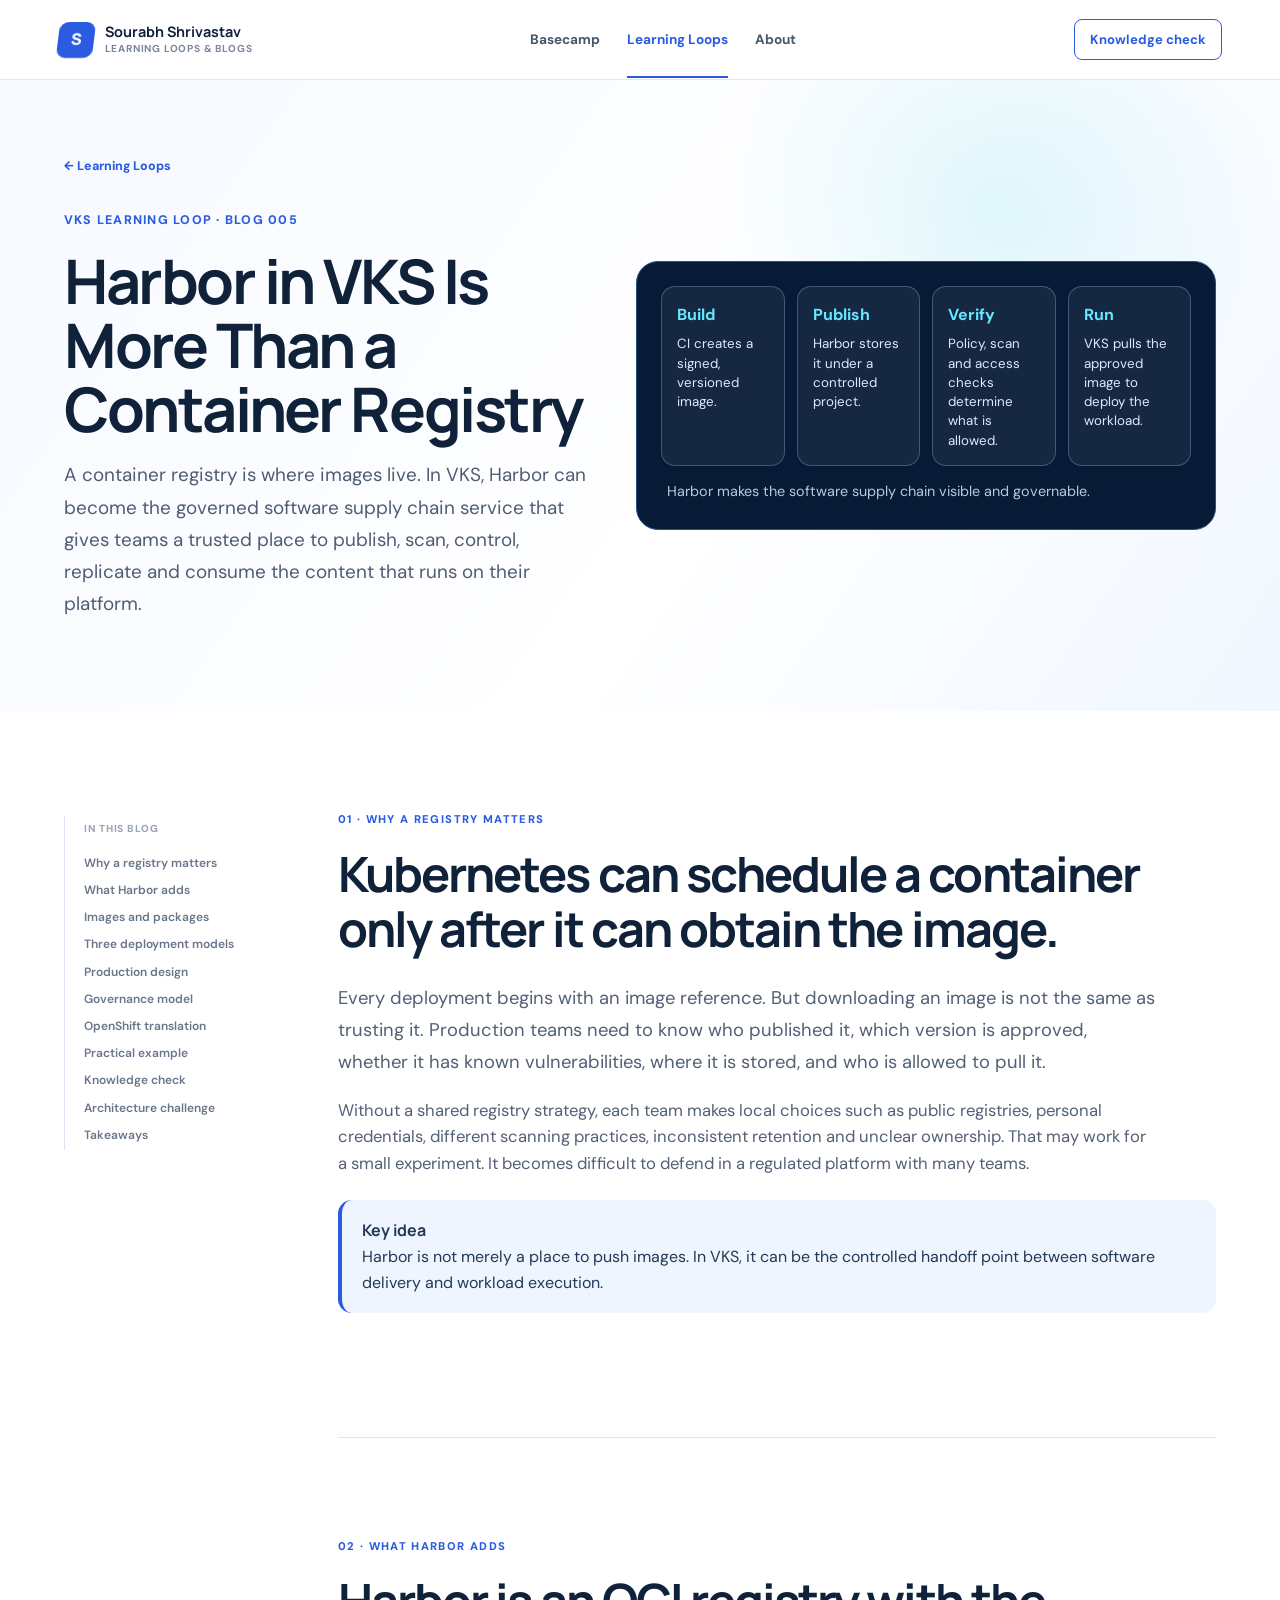
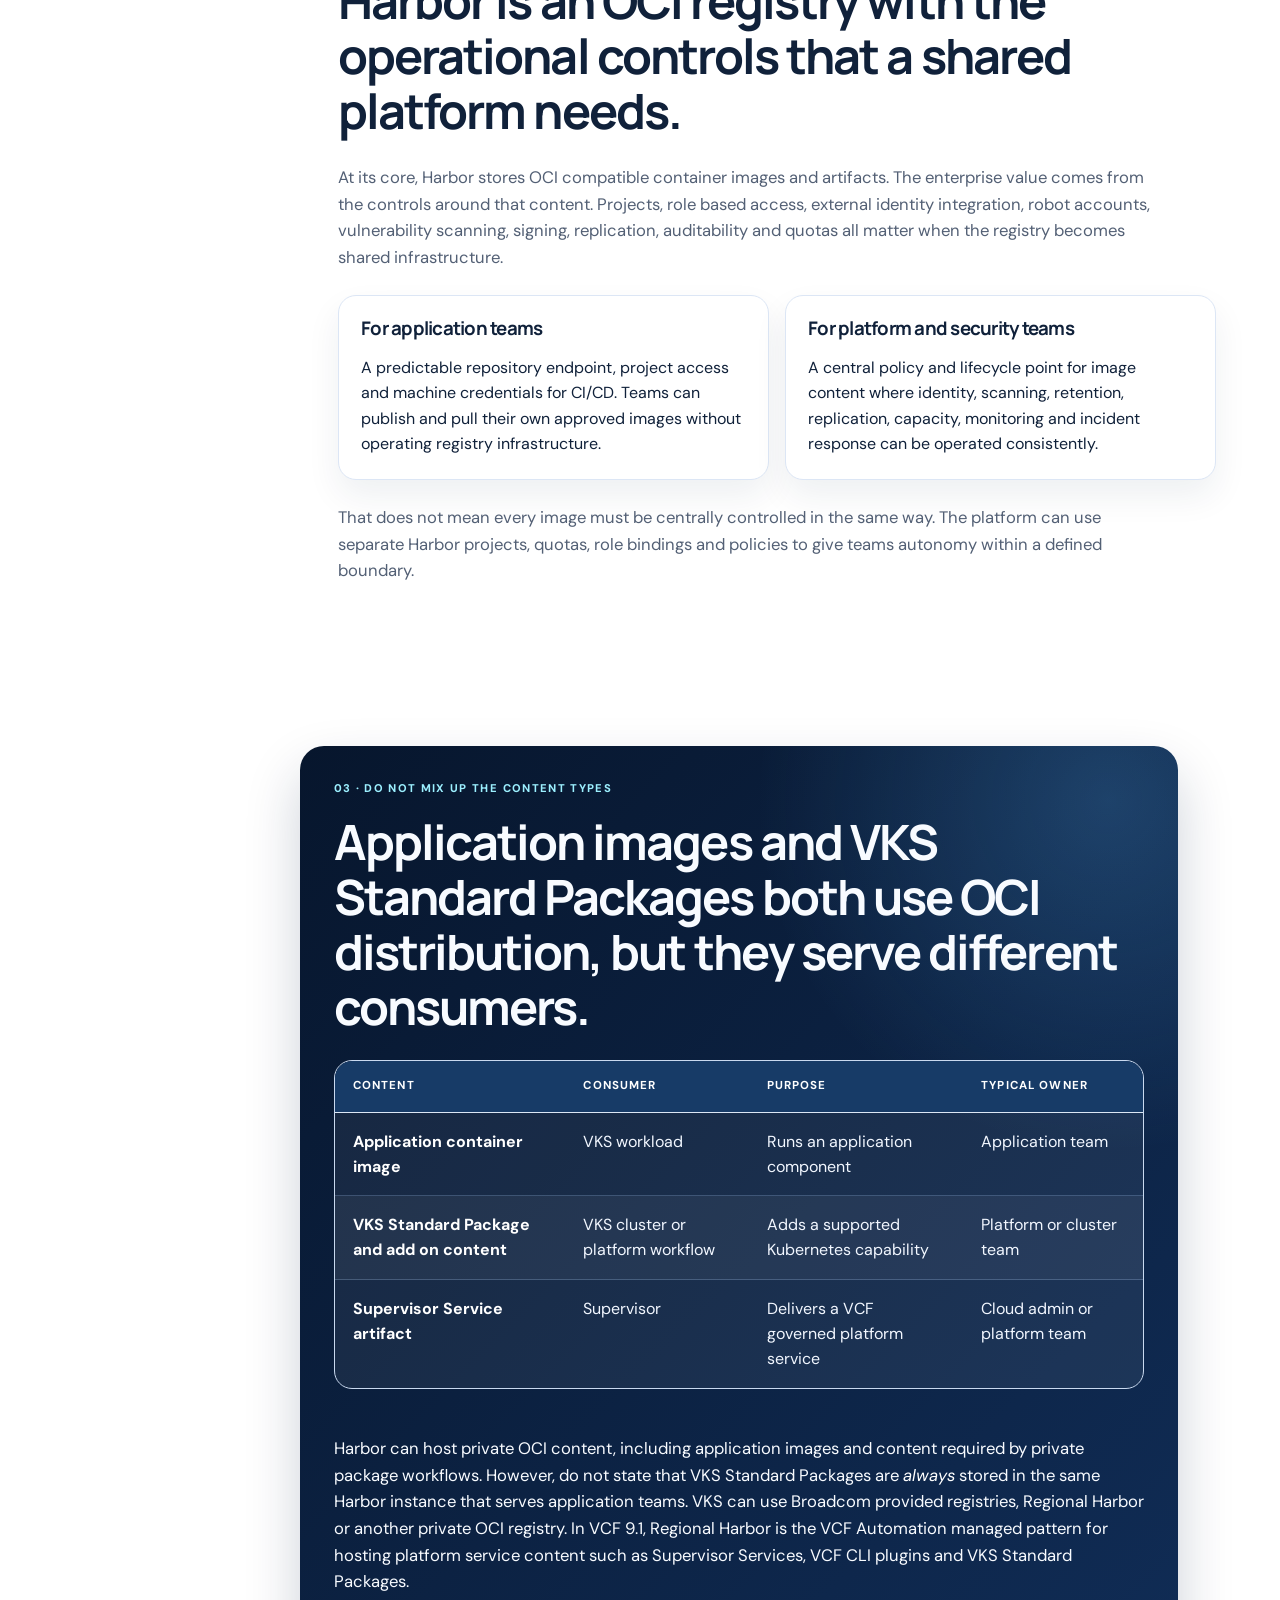
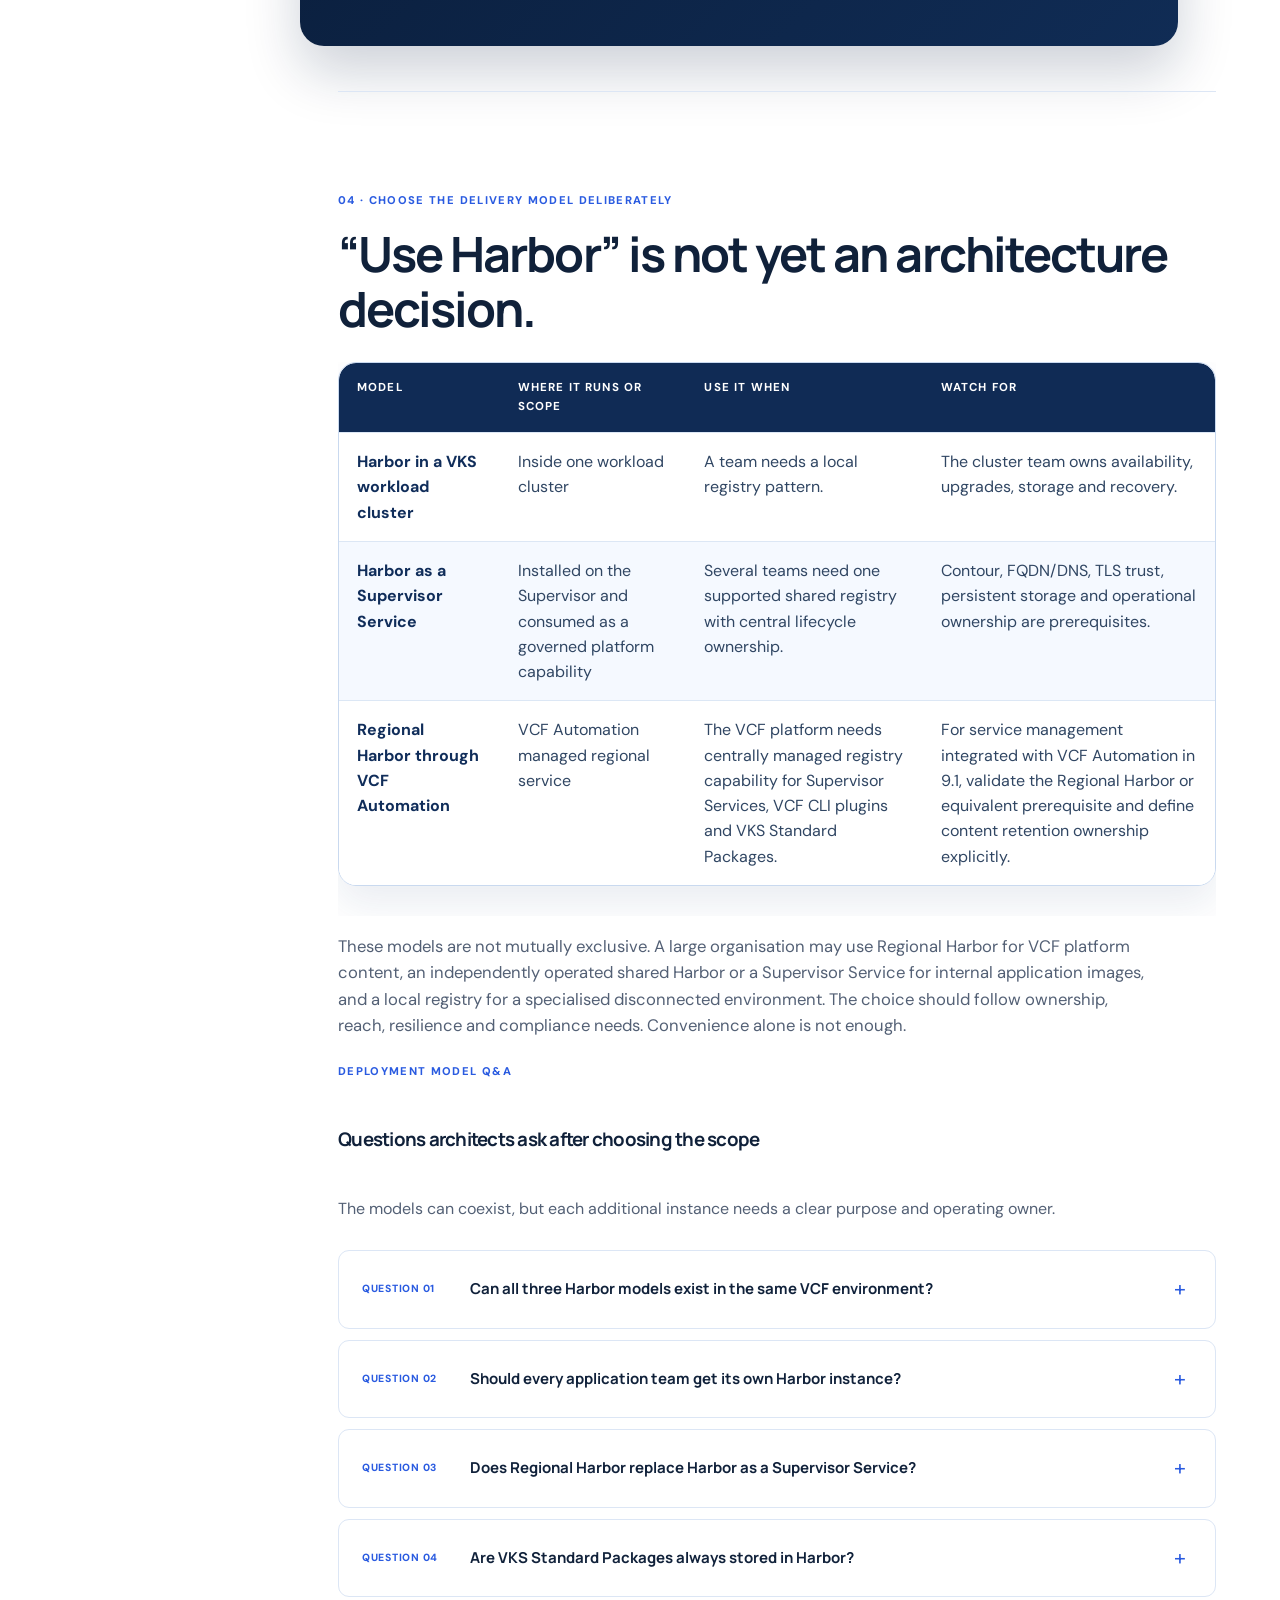
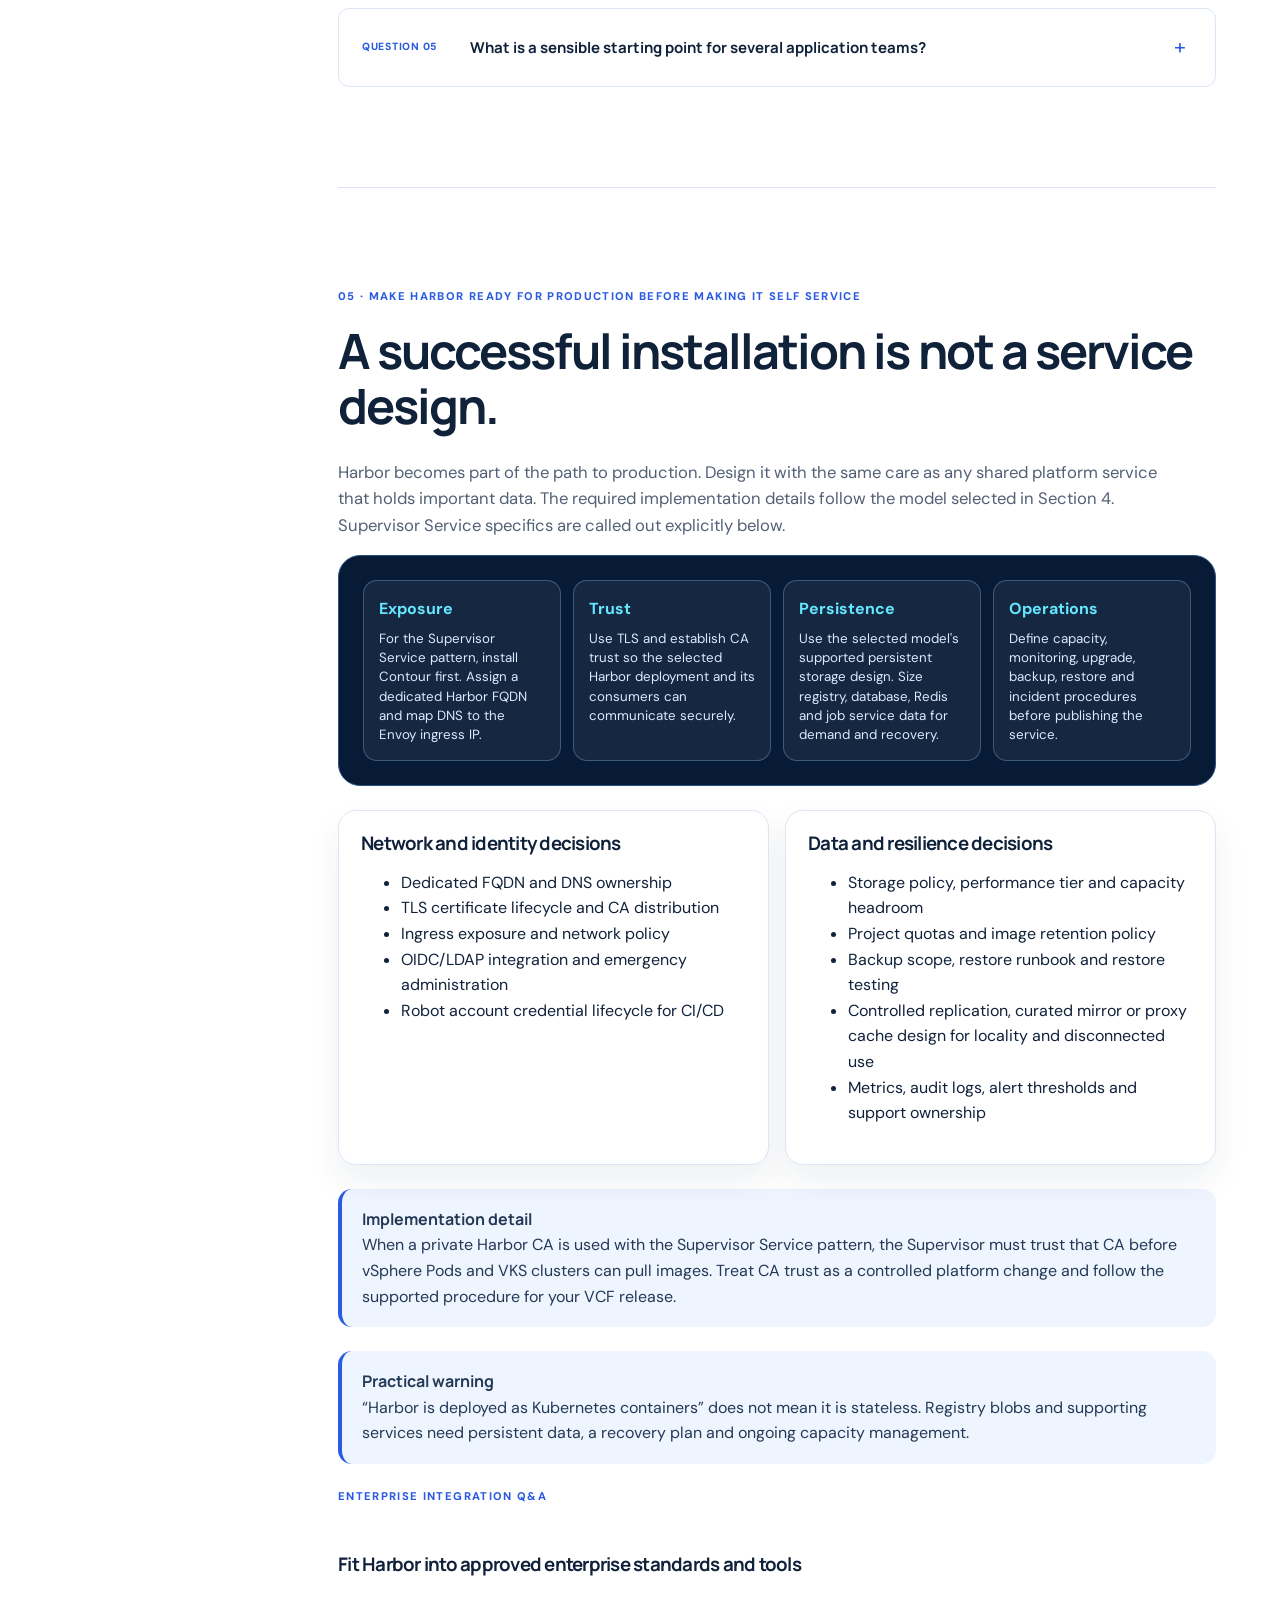
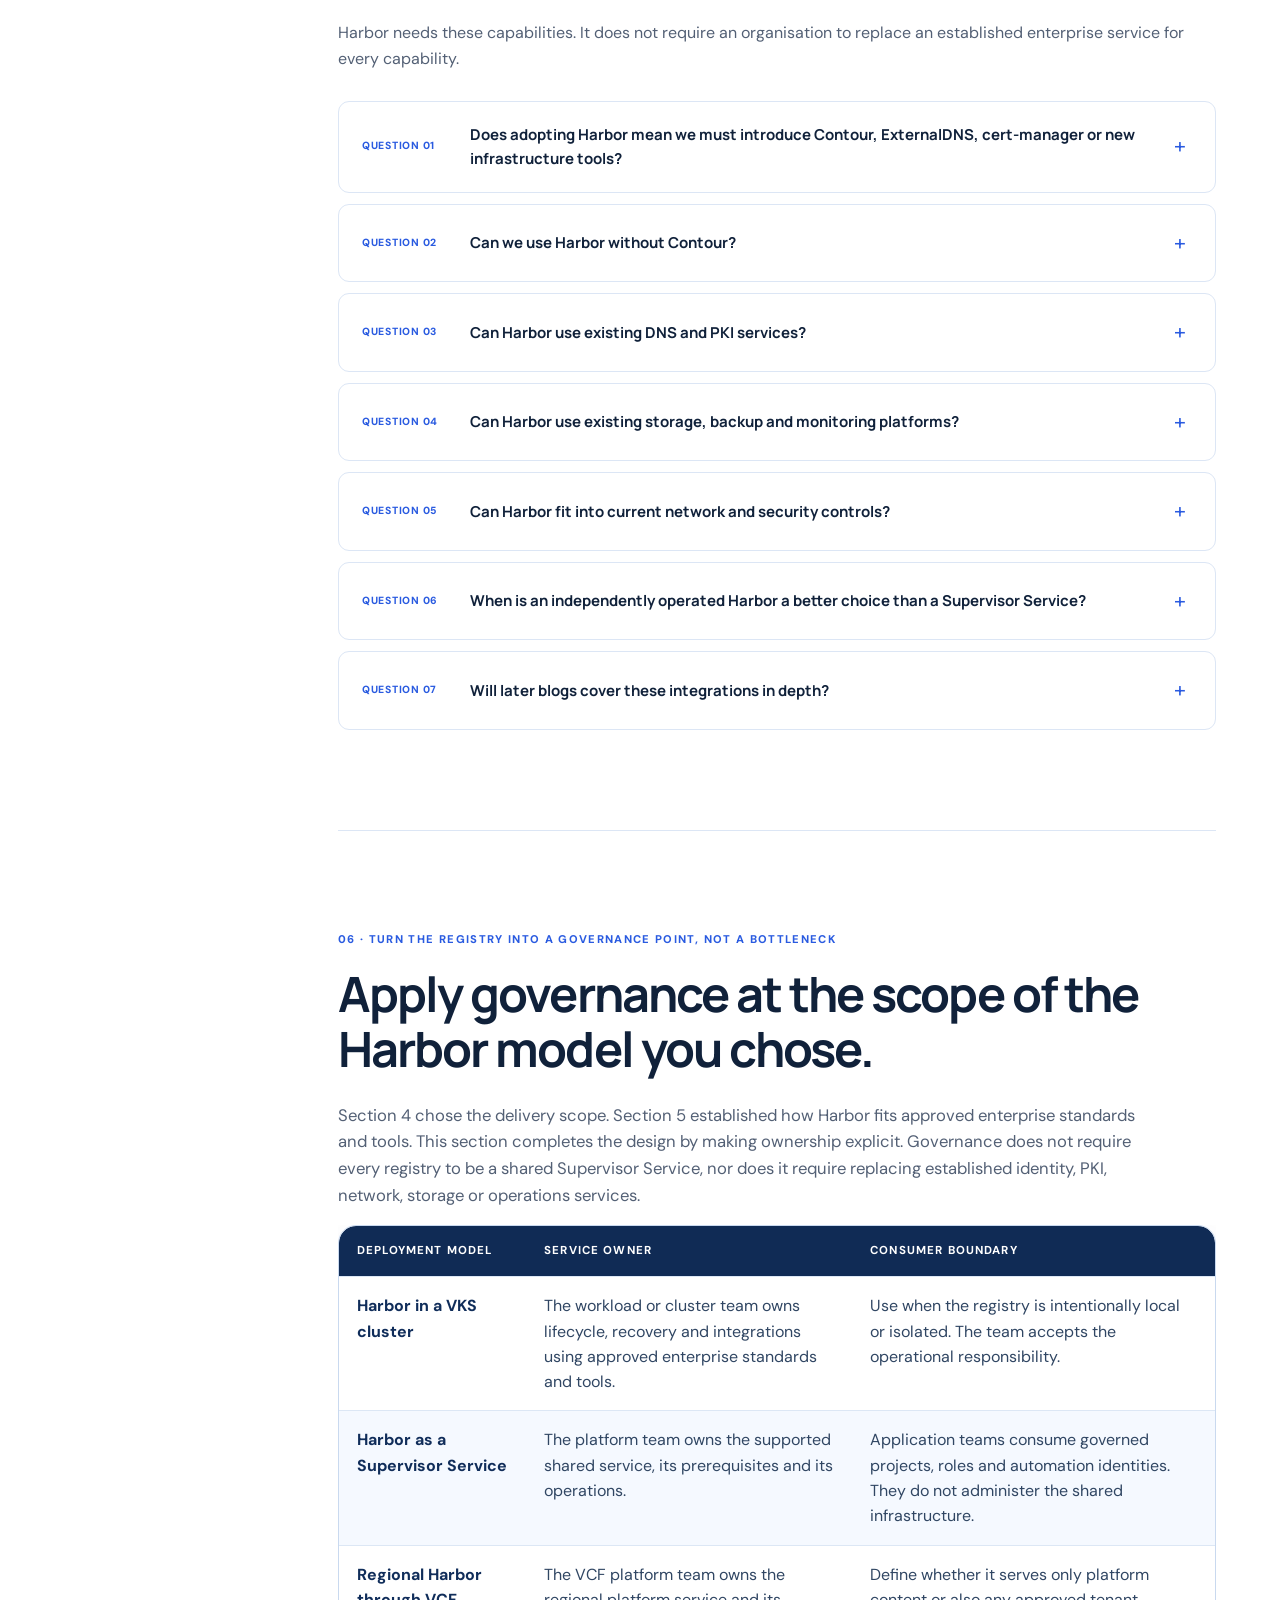
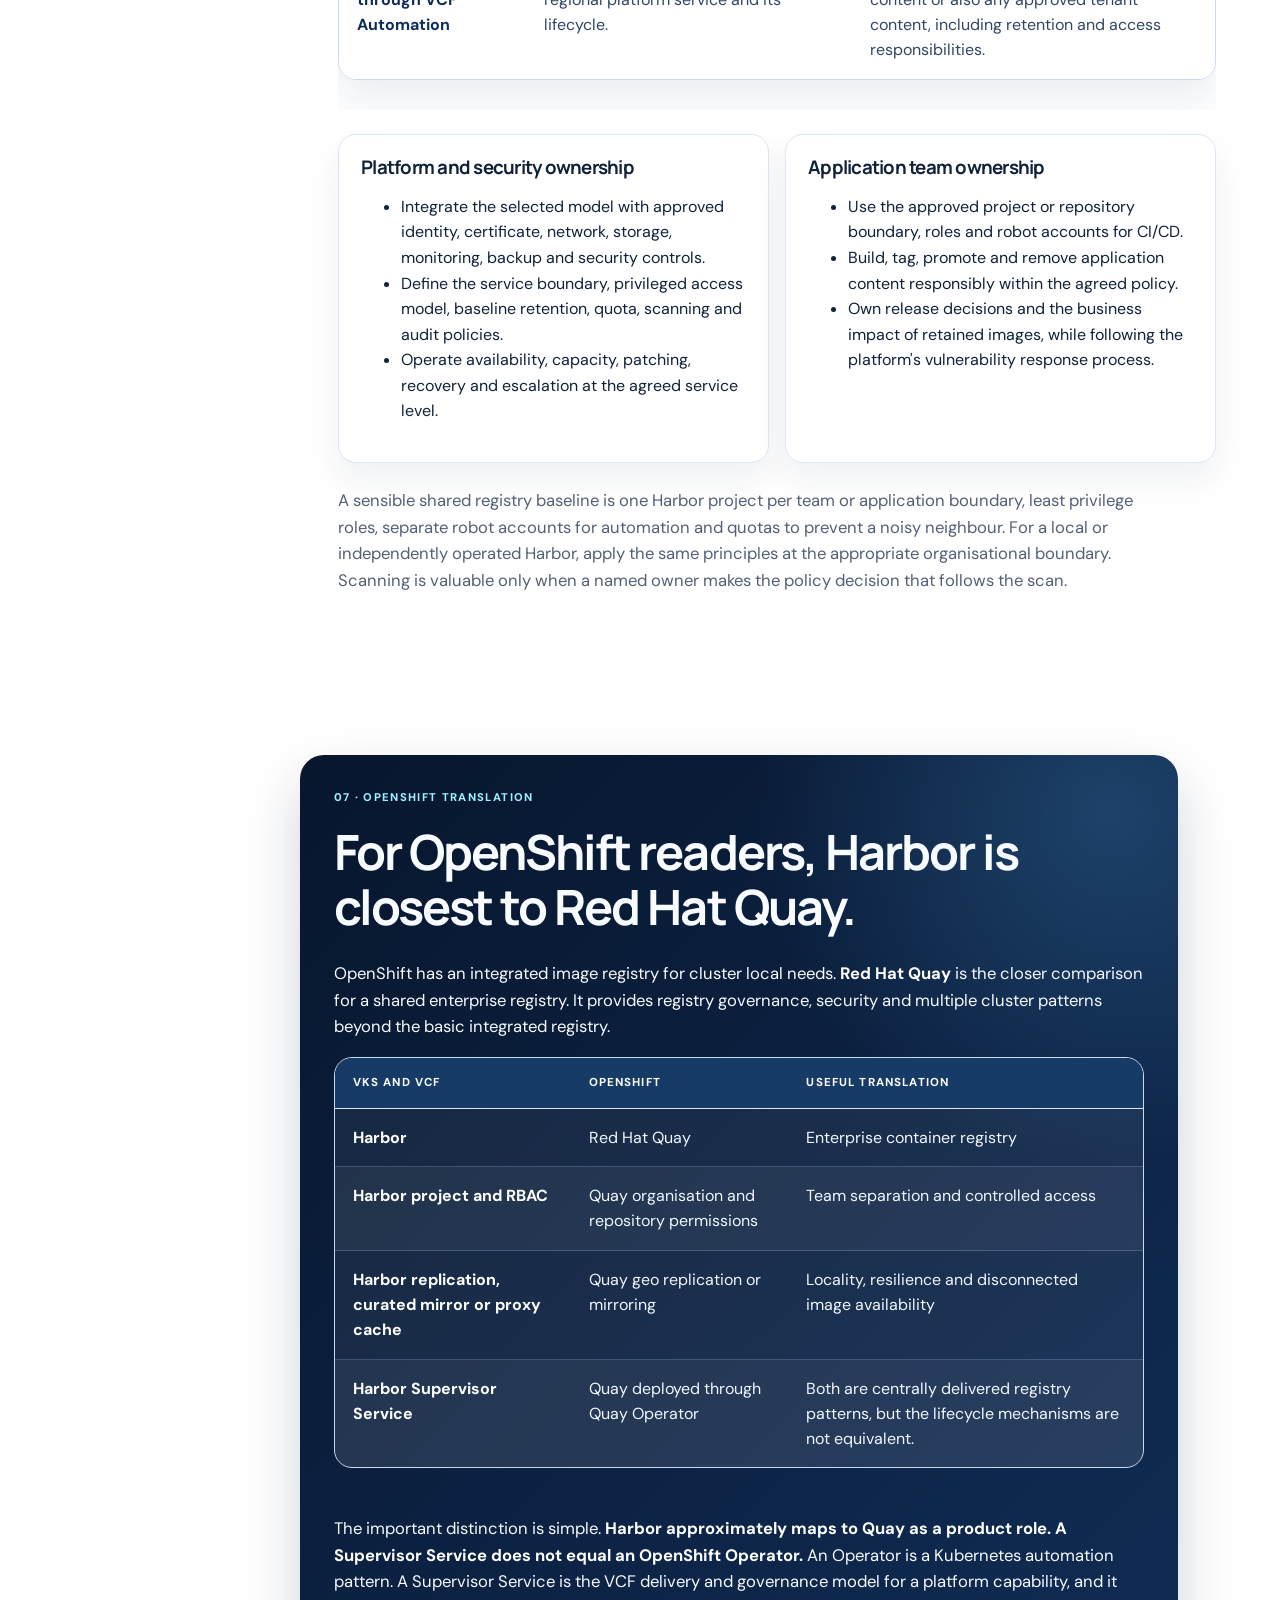
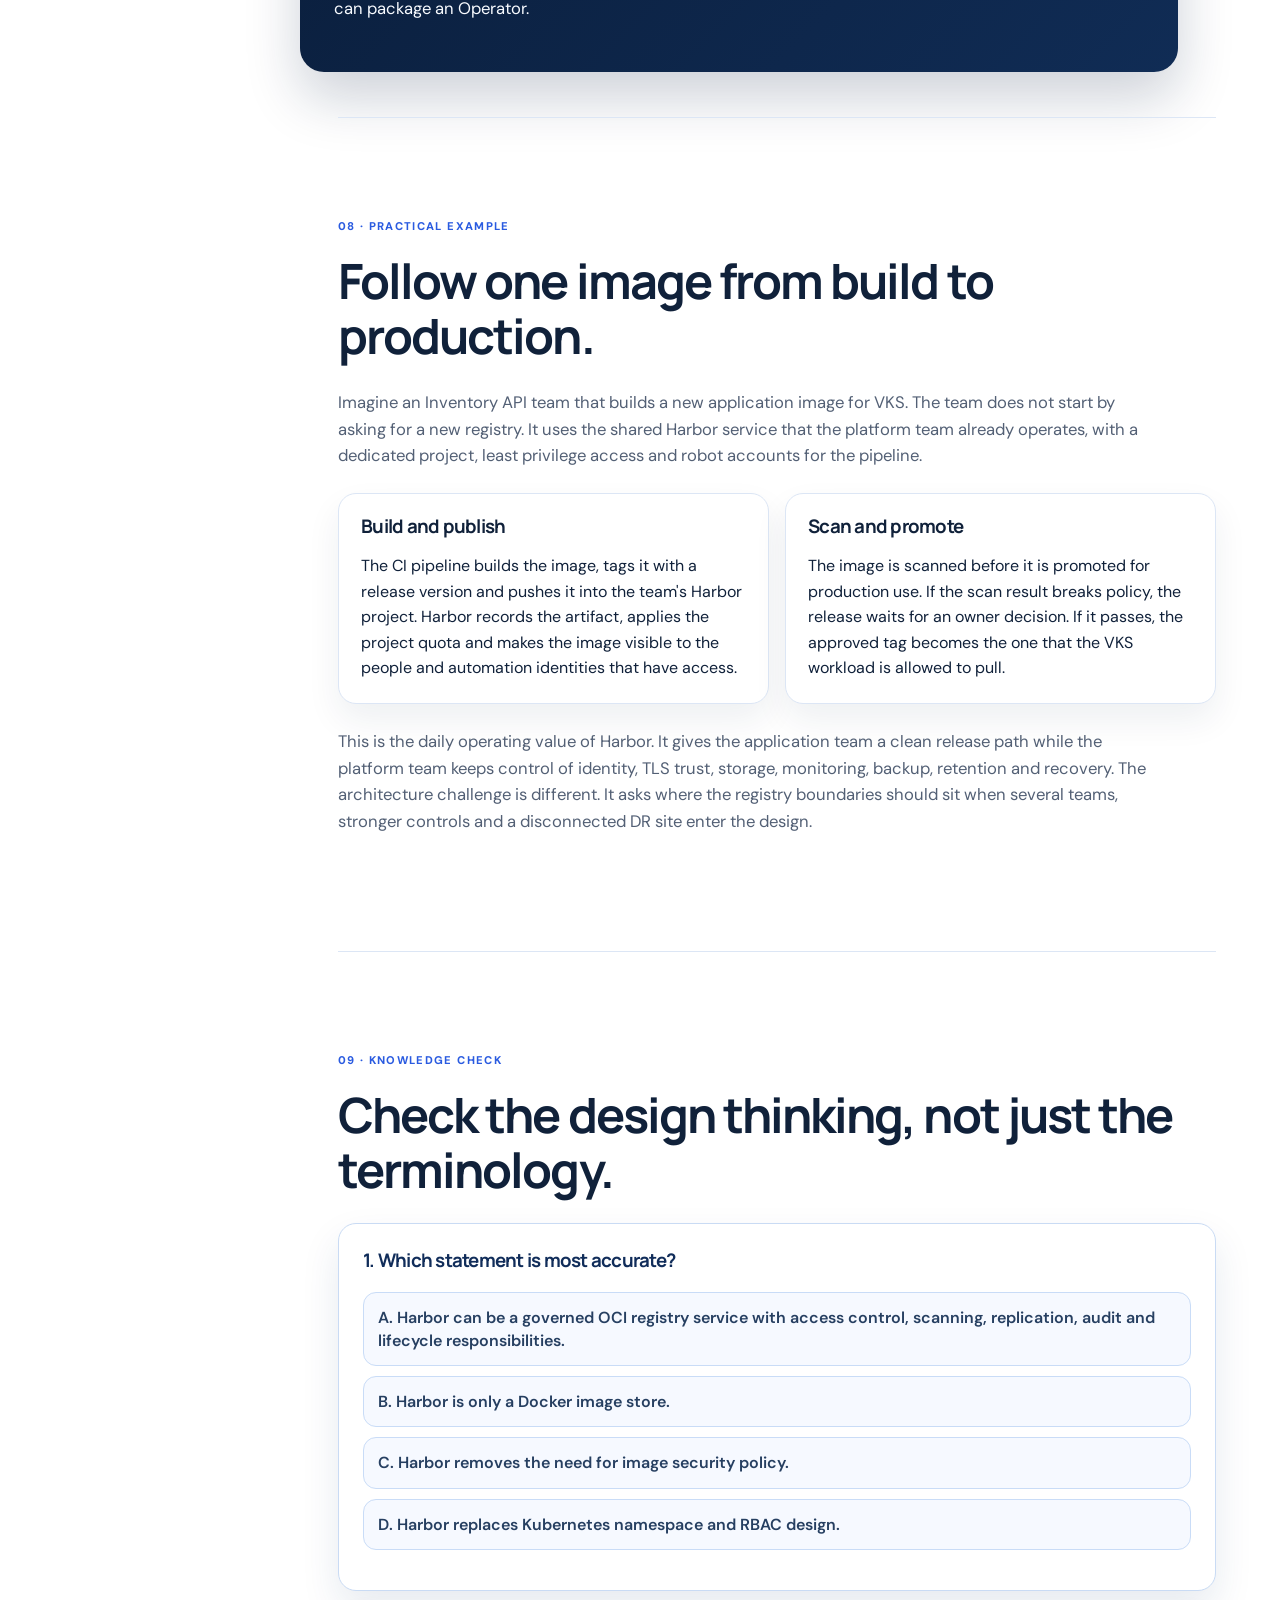
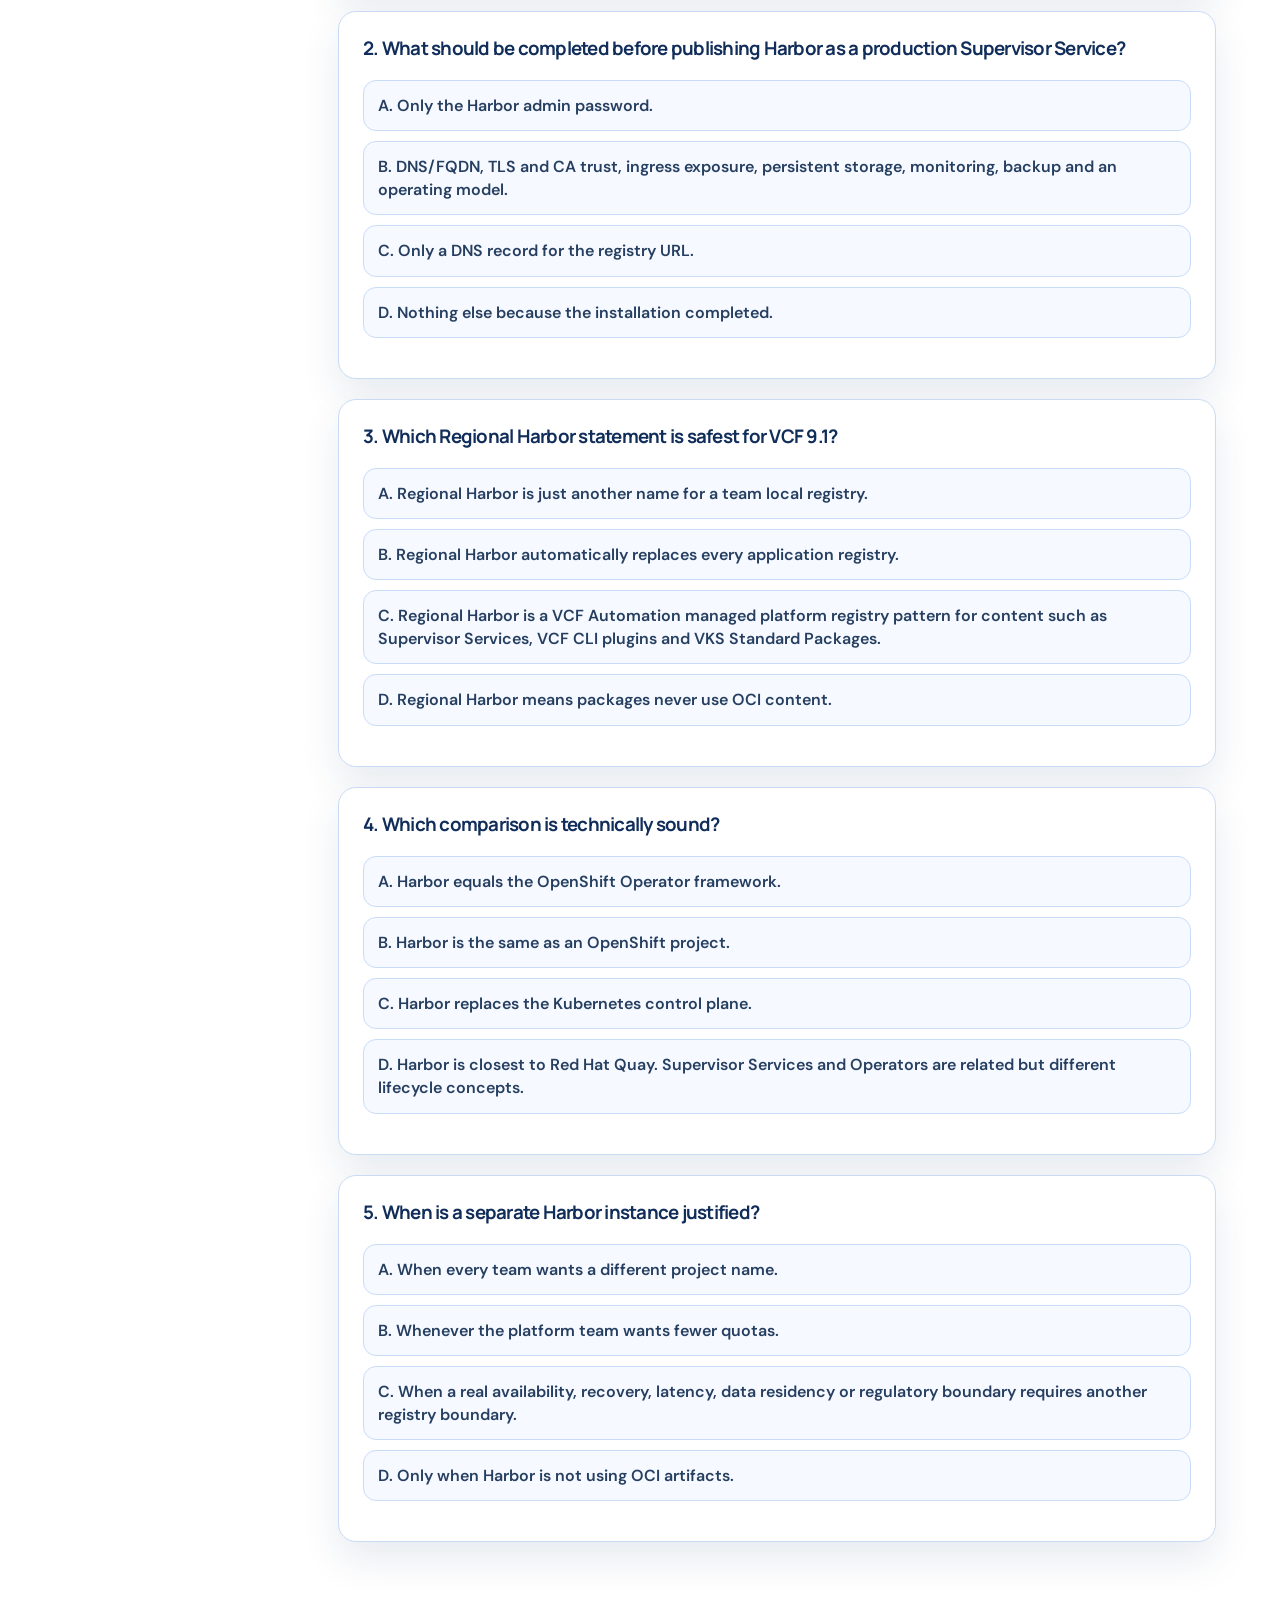
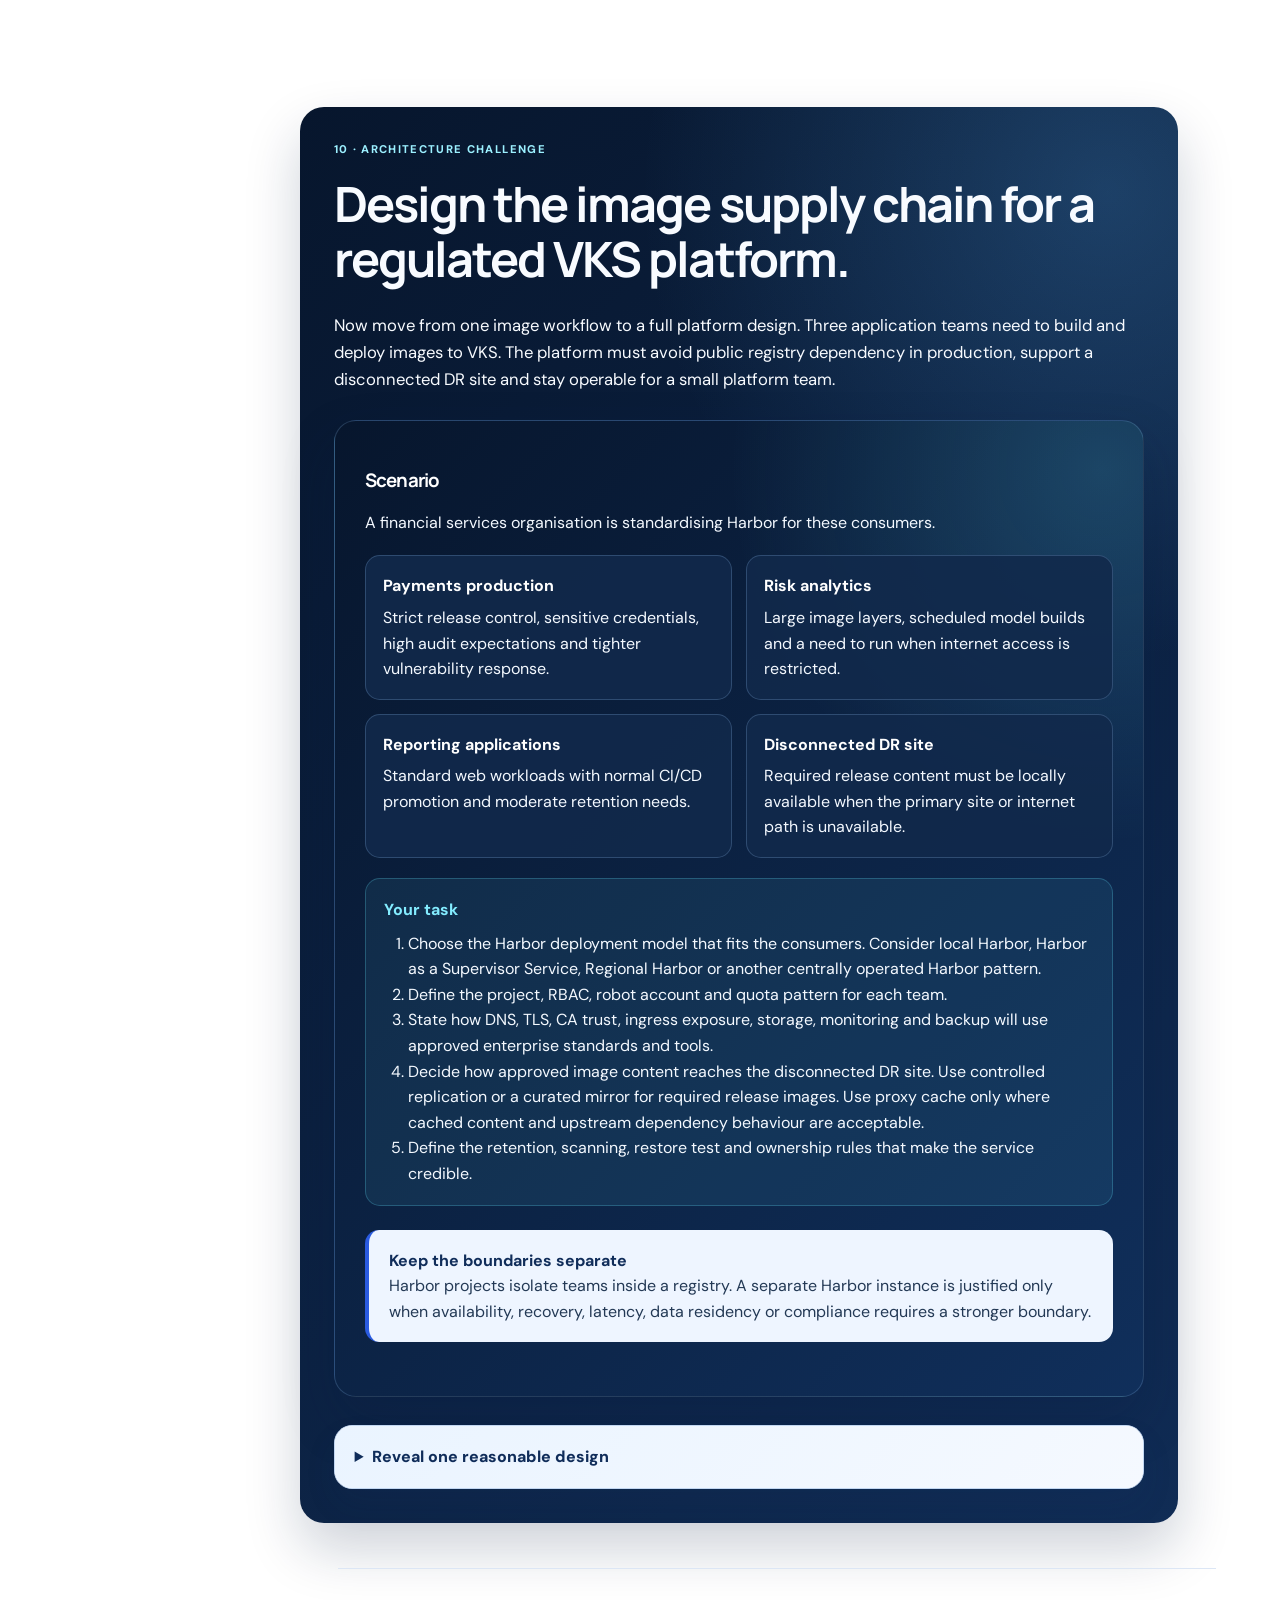
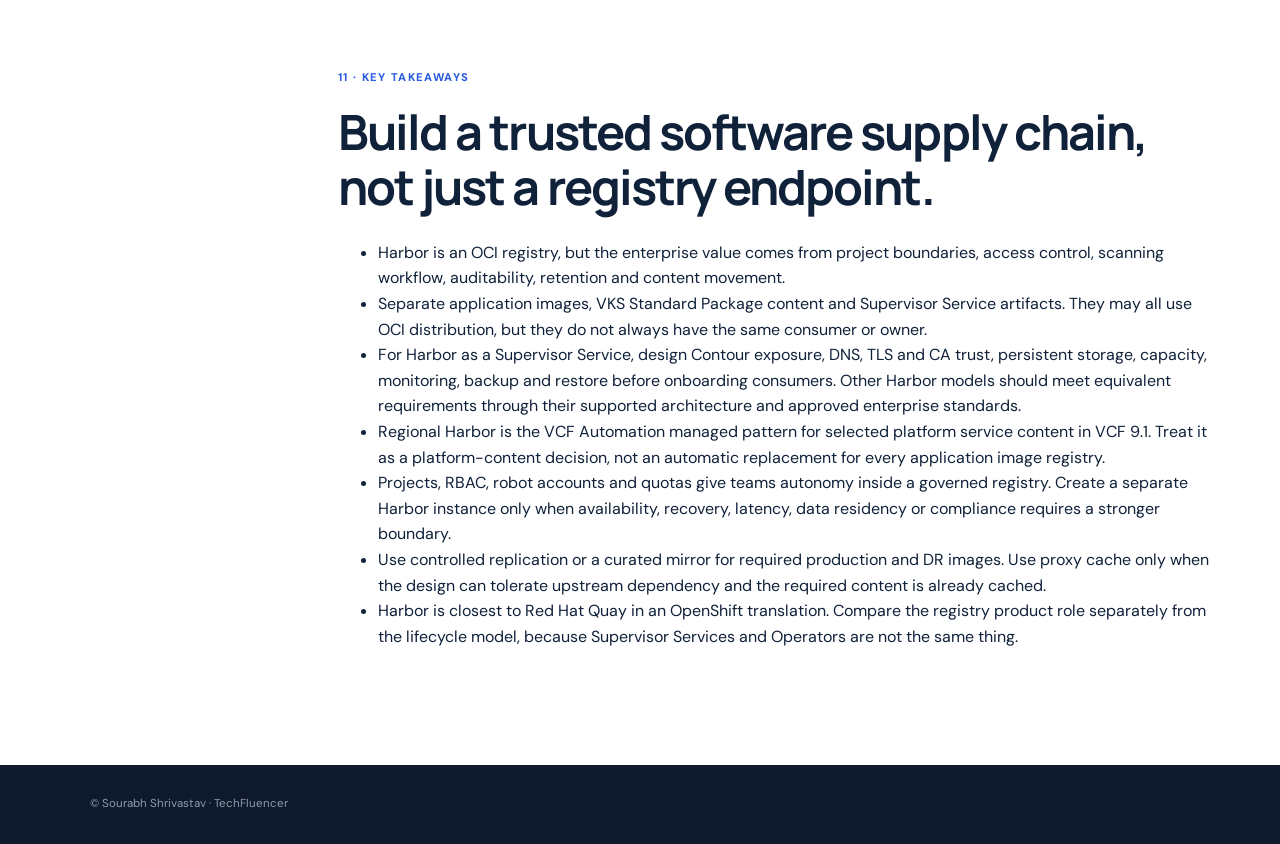
<file: blogs/005-harbor-in-vks.html>
<!doctype html>
<html lang="en">
<head>
  <meta charset="utf-8">
  <meta name="viewport" content="width=device-width,initial-scale=1">
  <meta name="description" content="A practical guide to Harbor in VMware Cloud Foundation and VKS.">
  <title>Harbor in VKS Is More Than a Container Registry | Sourabh Shrivastav</title>
  <link rel="preconnect" href="https://fonts.googleapis.com">
  <link rel="preconnect" href="https://fonts.gstatic.com" crossorigin>
  <link href="https://fonts.googleapis.com/css2?family=DM+Sans:wght@400;500;600;700&family=Manrope:wght@600;700;800&display=swap" rel="stylesheet">
  <link rel="stylesheet" href="../styles.css">
  <link rel="stylesheet" href="article.css">
  <script src="../app.js" defer></script>
  <script src="article.js" defer></script>
  <style>
    :root{--ink:#10213a;--muted:#52637c;--line:#dce6f5;--blue:#2a5be0;--cyan:#65e7ff;--soft:#eef5ff}
    *{box-sizing:border-box}
    body{color:var(--ink)}
    .article-hero{display:grid;grid-template-columns:minmax(0,.95fr) minmax(360px,1.05fr);gap:48px;align-items:center;padding:72px max(5vw,28px)}
    .article-hero-copy{max-width:780px;min-width:0}
    .article-hero h1{font-size:clamp(2.7rem,4.8vw,5rem);line-height:1.04;margin:18px 0}
    .article-deck{font-size:1.18rem;line-height:1.7;max-width:720px}
    .eyebrow{color:var(--blue);font-size:.78rem;font-weight:800;letter-spacing:.1em;text-transform:uppercase}
    .flow{background:#081b36;border:1px solid #285283;border-radius:22px;color:#dce9fd;margin:0;min-width:0;overflow:hidden;padding:24px;width:100%}
    .flow-grid{display:grid;grid-template-columns:repeat(4,minmax(0,1fr));gap:12px;align-items:stretch}
    .flow-box{border:1px solid rgba(157,207,255,.3);background:rgba(255,255,255,.06);border-radius:14px;min-width:0;padding:15px}
    .flow-box b{display:block;color:var(--cyan);margin-bottom:7px}
    .flow-box small{display:block;line-height:1.45;overflow-wrap:anywhere}
    .flow figcaption{color:#b9c8df;font-size:.9rem;line-height:1.6;padding:14px 6px 2px}
    .grid{display:grid;grid-template-columns:repeat(2,minmax(0,1fr));gap:16px;margin:24px 0}
    .card,.panel{background:#fff;border:1px solid var(--line);border-radius:18px;box-shadow:0 16px 34px rgba(16,38,74,.07);min-width:0;padding:22px}
    .card h3,.panel h3{margin:0 0 10px}.card p{margin-bottom:0}
    .callout{border-left:4px solid var(--blue);background:var(--soft);border-radius:14px;color:#233955;line-height:1.6;margin:24px 0;padding:18px 20px}
    .plain-callout{border-left:4px solid var(--blue);background:var(--soft);border-radius:14px;color:#233955;line-height:1.6;margin:24px 0;padding:18px 20px}
    .simple-table{border:1px solid #c9d9ef;border-collapse:separate;border-radius:18px;border-spacing:0;box-shadow:0 18px 38px rgba(23,58,108,.09);margin:30px 0;overflow:hidden;width:100%}
    .simple-table th,.simple-table td{border-bottom:1px solid #dce7f5;padding:16px 18px;text-align:left;vertical-align:top}
    .simple-table th{background:#102b55;color:#fff;font-size:.72rem;letter-spacing:.1em;text-transform:uppercase}
    .simple-table th:first-child{border-top-left-radius:17px}.simple-table th:last-child{border-top-right-radius:17px}
    .simple-table td{background:#fff;color:#304663;line-height:1.58}.simple-table td:first-child{color:#102d5a;font-weight:700}
    .simple-table tbody tr:nth-child(even) td{background:#f5f9ff}.simple-table tbody tr:last-child td{border-bottom:0}
    .dark-section{background:radial-gradient(circle at 92% 6%,rgba(94,184,255,.22),transparent 30%),linear-gradient(135deg,#07162d,#102c55)!important;border:1px solid rgba(123,190,255,.28);box-shadow:0 26px 55px rgba(8,29,64,.20);border-radius:24px;color:#f2f7ff;padding:34px!important}
    .dark-section h2,.dark-section p,.dark-section li{color:#f2f7ff}.dark-section .section-number{color:#88e8ff}.dark-section em,.dark-section strong{color:#fff}
    .article-section.dark-section>h2,.article-section.dark-section>p:not(.section-number):not(.section-note):not(.article-disclosure),.article-section.dark-section>ul,.article-section.dark-section>ul li{color:#f8fbff!important}
    .article-section.dark-section>.section-number{color:#9cf0ff!important}
    .dark-section .simple-table{box-shadow:none}.dark-section .simple-table th{background:#173b67}.dark-section .simple-table td{background:rgba(255,255,255,.06);border-color:rgba(180,212,255,.24);color:#f2f7ff}.dark-section .simple-table tbody tr:nth-child(even) td{background:rgba(255,255,255,.1)}.dark-section .simple-table td:first-child{color:#fff}
    .qa-intro{color:#536075;margin-bottom:18px!important;max-width:850px!important}
    .knowledge-list{margin-top:24px}
    .quiz{background:#fff;border:1px solid #c9dbf4;border-radius:18px;box-shadow:0 18px 38px rgba(23,58,108,.10);margin:20px 0;padding:24px}
    .quiz h3{color:#112d5a;line-height:1.35;margin-top:0}
    .options{display:grid;gap:10px;margin:16px 0}
    .options button{background:#f6f9ff;border:1px solid #c9dcf7;border-radius:13px;color:#263f61;cursor:pointer;font:inherit;font-weight:600;line-height:1.45;padding:13px 14px;text-align:left;transition:all .16s ease}
    .options button:hover,.options button.selected{background:#eaf4ff;border-color:#165eea;box-shadow:0 7px 16px rgba(24,94,234,.12);transform:translateY(-1px)}
    .answer{display:none;background:#eaf4ff;border-left:4px solid var(--blue);border-radius:12px;color:#1d3c66;margin-top:14px;padding:16px}
    .answer.show{display:block}
    .challenge{background:radial-gradient(circle at 95% 5%,rgba(99,223,255,.19),transparent 31%),linear-gradient(135deg,#07162d,#102f5b);border:1px solid rgba(132,174,225,.24);border-radius:22px;box-shadow:0 24px 52px rgba(8,29,64,.22);color:#f4f9ff;margin:28px 0;padding:30px}
    .challenge h3,.challenge strong{color:#fff}.challenge p,.challenge li{color:#f4f9ff}.challenge .panel{background:rgba(18,42,76,.88);border-color:rgba(125,169,216,.28);box-shadow:none}.challenge .panel h3{color:#83ecff}
    .challenge-requirements{display:grid;grid-template-columns:repeat(2,minmax(0,1fr));gap:14px;margin:20px 0}
    .challenge-requirement{background:rgba(18,42,76,.88);border:1px solid rgba(125,169,216,.28);border-radius:15px;min-width:0;padding:17px}
    .challenge-requirement strong{display:block;margin-bottom:6px}.challenge-requirement p{margin:0}
    .challenge-task{background:rgba(101,231,255,.08);border:1px solid rgba(101,231,255,.24);border-radius:15px;padding:18px}
    .challenge-task>strong{color:#83ecff;display:block;margin-bottom:8px}.challenge-task ol{margin:0;padding-left:24px}
    .challenge .plain-callout strong{color:#102d5a}
    .solution{border:1px solid #c2d7f2;border-radius:18px;box-shadow:0 16px 32px rgba(23,58,108,.09);margin-top:22px;overflow:hidden;background:#fff}
    .solution summary{background:linear-gradient(135deg,#eaf4ff,#f5f9ff);color:#102d5a;cursor:pointer;font-weight:800;padding:18px 20px}
    .solution .inside{color:#304663;padding:24px}.solution .inside .plain-callout{color:#193a66}
    .challenge-solution-grid{display:grid;gap:18px;grid-template-columns:repeat(2,minmax(0,1fr));margin:8px 0 24px}
    .challenge-solution-card{background:#fff;border:1px solid #dce6f5;border-radius:18px;min-width:0;padding:20px}
    .challenge-solution-card>span{color:#175eea;display:block;font-size:.76rem;font-weight:800;letter-spacing:.07em;margin-bottom:12px;text-transform:uppercase}
    .challenge-solution-card dl{display:grid;gap:10px;margin:0}.challenge-solution-card dl div{background:#f5f8fe;border-radius:12px;padding:12px}.challenge-solution-card dt{color:#66758d;font-size:.7rem;font-weight:800;letter-spacing:.06em;text-transform:uppercase}.challenge-solution-card dd{color:#172a45;font-weight:600;line-height:1.5;margin:4px 0 0}
    .micro{font-size:.88rem;color:#71809a}
    .article-content,.article-section,.article-hero,.article-hero>*,.flow,.flow-grid,.flow-box,.grid,.card,.panel,.challenge,.challenge-requirement,.challenge-solution-card,.knowledge-card{min-width:0;max-width:100%}
    @media(max-width:1180px){.flow-grid{grid-template-columns:repeat(2,minmax(0,1fr))}}
    @media(max-width:1080px){.article-hero{grid-template-columns:1fr}.article-hero .flow{max-width:900px}}
    @media(max-width:760px){.article-hero{padding:48px 20px}.grid,.flow-grid,.challenge-requirements,.challenge-solution-grid{grid-template-columns:1fr}.dark-section{padding:22px!important}.flow,.challenge{padding:20px}.simple-table{font-size:.9rem}.simple-table th,.simple-table td{min-width:155px;padding:14px}.solution .inside{padding:18px}}
  </style>
</head>
<body class="article-page">
<header class="site-header article-header"><a class="brand" href="../index.html" aria-label="Sourabh Shrivastav home"><span class="brand-mark">S</span><span class="brand-copy"><strong>Sourabh Shrivastav</strong><small>Platform Fieldnotes</small></span></a><nav aria-label="Article navigation"><a class="nav-link" href="../index.html">Basecamp</a><a class="nav-link active" href="../index.html#loops">Learning Loops</a><a class="nav-link" href="../index.html#about">About</a></nav><a class="button button-small button-outline" href="#knowledge">Knowledge check</a></header>
<main>
  <article>
  <header class="article-hero">
    <div class="article-hero-copy"><a class="back-link" href="../index.html#loops">← Learning Loops</a><p class="eyebrow">VKS Learning Loop · Blog 005</p><h1>Harbor in VKS Is More Than a Container Registry</h1><p class="article-deck">A container registry is where images live. In VKS, Harbor can become the governed software supply chain service that gives teams a trusted place to publish, scan, control, replicate and consume the content that runs on their platform.</p></div>
    <figure class="flow"><div class="flow-grid"><div class="flow-box"><b>Build</b><small>CI creates a signed, versioned image.</small></div><div class="flow-box"><b>Publish</b><small>Harbor stores it under a controlled project.</small></div><div class="flow-box"><b>Verify</b><small>Policy, scan and access checks determine what is allowed.</small></div><div class="flow-box"><b>Run</b><small>VKS pulls the approved image to deploy the workload.</small></div></div><figcaption>Harbor makes the software supply chain visible and governable.</figcaption></figure>
  </header>
  <div class="article-shell"><aside class="article-toc"><span>In this blog</span><a href="#why">Why a registry matters</a><a href="#what">What Harbor adds</a><a href="#content">Images and packages</a><a href="#models">Three deployment models</a><a href="#design">Production design</a><a href="#security">Governance model</a><a href="#openshift">OpenShift translation</a><a href="#example">Practical example</a><a href="#knowledge">Knowledge check</a><a href="#challenge">Architecture challenge</a><a href="#takeaways">Takeaways</a></aside><div class="article-content">
    <section class="article-section" id="why"><p class="section-number">01 · Why a registry matters</p><h2>Kubernetes can schedule a container only after it can obtain the image.</h2><p class="section-lead">Every deployment begins with an image reference. But downloading an image is not the same as trusting it. Production teams need to know who published it, which version is approved, whether it has known vulnerabilities, where it is stored, and who is allowed to pull it.</p><p>Without a shared registry strategy, each team makes local choices such as public registries, personal credentials, different scanning practices, inconsistent retention and unclear ownership. That may work for a small experiment. It becomes difficult to defend in a regulated platform with many teams.</p><div class="callout"><strong>Key idea</strong><br>Harbor is not merely a place to push images. In VKS, it can be the controlled handoff point between software delivery and workload execution.</div></section>

    <section class="article-section" id="what"><p class="section-number">02 · What Harbor adds</p><h2>Harbor is an OCI registry with the operational controls that a shared platform needs.</h2><p>At its core, Harbor stores OCI compatible container images and artifacts. The enterprise value comes from the controls around that content. Projects, role based access, external identity integration, robot accounts, vulnerability scanning, signing, replication, auditability and quotas all matter when the registry becomes shared infrastructure.</p><div class="grid"><div class="card"><h3>For application teams</h3><p>A predictable repository endpoint, project access and machine credentials for CI/CD. Teams can publish and pull their own approved images without operating registry infrastructure.</p></div><div class="card"><h3>For platform and security teams</h3><p>A central policy and lifecycle point for image content where identity, scanning, retention, replication, capacity, monitoring and incident response can be operated consistently.</p></div></div><p>That does not mean every image must be centrally controlled in the same way. The platform can use separate Harbor projects, quotas, role bindings and policies to give teams autonomy within a defined boundary.</p></section>

    <section class="article-section dark-section" id="content"><p class="section-number">03 · Do not mix up the content types</p><h2>Application images and VKS Standard Packages both use OCI distribution, but they serve different consumers.</h2><table class="simple-table"><thead><tr><th>Content</th><th>Consumer</th><th>Purpose</th><th>Typical owner</th></tr></thead><tbody><tr><td>Application container image</td><td>VKS workload</td><td>Runs an application component</td><td>Application team</td></tr><tr><td>VKS Standard Package and add on content</td><td>VKS cluster or platform workflow</td><td>Adds a supported Kubernetes capability</td><td>Platform or cluster team</td></tr><tr><td>Supervisor Service artifact</td><td>Supervisor</td><td>Delivers a VCF governed platform service</td><td>Cloud admin or platform team</td></tr></tbody></table><p>Harbor can host private OCI content, including application images and content required by private package workflows. However, do not state that VKS Standard Packages are <em>always</em> stored in the same Harbor instance that serves application teams. VKS can use Broadcom provided registries, Regional Harbor or another private OCI registry. In VCF 9.1, Regional Harbor is the VCF Automation managed pattern for hosting platform service content such as Supervisor Services, VCF CLI plugins and VKS Standard Packages.</p></section>

    <section class="article-section" id="models"><p class="section-number">04 · Choose the delivery model deliberately</p><h2>“Use Harbor” is not yet an architecture decision.</h2><table class="simple-table"><thead><tr><th>Model</th><th>Where it runs or scope</th><th>Use it when</th><th>Watch for</th></tr></thead><tbody><tr><td>Harbor in a VKS workload cluster</td><td>Inside one workload cluster</td><td>A team needs a local registry pattern.</td><td>The cluster team owns availability, upgrades, storage and recovery.</td></tr><tr><td>Harbor as a Supervisor Service</td><td>Installed on the Supervisor and consumed as a governed platform capability</td><td>Several teams need one supported shared registry with central lifecycle ownership.</td><td>Contour, FQDN/DNS, TLS trust, persistent storage and operational ownership are prerequisites.</td></tr><tr><td>Regional Harbor through VCF Automation</td><td>VCF Automation managed regional service</td><td>The VCF platform needs centrally managed registry capability for Supervisor Services, VCF CLI plugins and VKS Standard Packages.</td><td>For service management integrated with VCF Automation in 9.1, validate the Regional Harbor or equivalent prerequisite and define content retention ownership explicitly.</td></tr></tbody></table><p>These models are not mutually exclusive. A large organisation may use Regional Harbor for VCF platform content, an independently operated shared Harbor or a Supervisor Service for internal application images, and a local registry for a specialised disconnected environment. The choice should follow ownership, reach, resilience and compliance needs. Convenience alone is not enough.</p><div class="knowledge-list" id="models-faq"><p class="section-number">Deployment model Q&amp;A</p><h3>Questions architects ask after choosing the scope</h3><p class="qa-intro">The models can coexist, but each additional instance needs a clear purpose and operating owner.</p><details class="knowledge-card"><summary><span>Question 01</span><strong>Can all three Harbor models exist in the same VCF environment?</strong><i>+</i></summary><div class="knowledge-body"><div class="answer-review"><p>Yes. For example, Regional Harbor can serve VCF platform artifacts and VKS Standard Packages, a shared Harbor deployment can serve application teams, and a cluster local Harbor can support a specialised isolated or disconnected use case. They are separate deployments, so define the content boundary and ownership for each.</p></div></div></details><details class="knowledge-card"><summary><span>Question 02</span><strong>Should every application team get its own Harbor instance?</strong><i>+</i></summary><div class="knowledge-body"><div class="answer-review"><p>Usually no. Separate Harbor projects, RBAC, robot accounts, quotas and policies within a shared Harbor normally provide effective team isolation with far less operational overhead. Use a separate instance only for a real availability, recovery, latency, data residency or regulatory boundary.</p></div></div></details><details class="knowledge-card"><summary><span>Question 03</span><strong>Does Regional Harbor replace Harbor as a Supervisor Service?</strong><i>+</i></summary><div class="knowledge-body"><div class="answer-review"><p>Not automatically. Regional Harbor is a VCF Automation managed regional platform registry for selected VCF artifacts, plugins, Supervisor Services and VKS Standard Packages. Harbor as a Supervisor Service can provide a shared, governed registry capability to application teams. Choose by consumers, scope and operating model.</p></div></div></details><details class="knowledge-card"><summary><span>Question 04</span><strong>Are VKS Standard Packages always stored in Harbor?</strong><i>+</i></summary><div class="knowledge-body"><div class="answer-review"><p>No. VKS can use Broadcom provided registries, Regional Harbor or another private OCI registry. Harbor is a common choice where controlled private content, disconnected operations or a VCF managed Regional Harbor pattern is required.</p></div></div></details><details class="knowledge-card"><summary><span>Question 05</span><strong>What is a sensible starting point for several application teams?</strong><i>+</i></summary><div class="knowledge-body"><div class="answer-review"><p>Start with one centrally operated registry pattern, either an independently operated Harbor or a supported Supervisor Service. Then separate projects and policies for each team. Complete the applicable DNS, TLS and CA trust, ingress, persistent storage, capacity, monitoring, backup and restore design before onboarding consumers. Add instances only when a stated requirement demands another boundary.</p></div></div></details></div></section>

    <section class="article-section" id="design"><p class="section-number">05 · Make Harbor ready for production before making it self service</p><h2>A successful installation is not a service design.</h2><p>Harbor becomes part of the path to production. Design it with the same care as any shared platform service that holds important data. The required implementation details follow the model selected in Section 4. Supervisor Service specifics are called out explicitly below.</p><div class="flow"><div class="flow-grid"><div class="flow-box"><b>Exposure</b><small>For the Supervisor Service pattern, install Contour first. Assign a dedicated Harbor FQDN and map DNS to the Envoy ingress IP.</small></div><div class="flow-box"><b>Trust</b><small>Use TLS and establish CA trust so the selected Harbor deployment and its consumers can communicate securely.</small></div><div class="flow-box"><b>Persistence</b><small>Use the selected model's supported persistent storage design. Size registry, database, Redis and job service data for demand and recovery.</small></div><div class="flow-box"><b>Operations</b><small>Define capacity, monitoring, upgrade, backup, restore and incident procedures before publishing the service.</small></div></div></div>
      <div class="grid"><div class="panel"><h3>Network and identity decisions</h3><ul><li>Dedicated FQDN and DNS ownership</li><li>TLS certificate lifecycle and CA distribution</li><li>Ingress exposure and network policy</li><li>OIDC/LDAP integration and emergency administration</li><li>Robot account credential lifecycle for CI/CD</li></ul></div><div class="panel"><h3>Data and resilience decisions</h3><ul><li>Storage policy, performance tier and capacity headroom</li><li>Project quotas and image retention policy</li><li>Backup scope, restore runbook and restore testing</li><li>Controlled replication, curated mirror or proxy cache design for locality and disconnected use</li><li>Metrics, audit logs, alert thresholds and support ownership</li></ul></div></div>
      <div class="callout"><strong>Implementation detail</strong><br>When a private Harbor CA is used with the Supervisor Service pattern, the Supervisor must trust that CA before vSphere Pods and VKS clusters can pull images. Treat CA trust as a controlled platform change and follow the supported procedure for your VCF release.</div><div class="callout"><strong>Practical warning</strong><br>“Harbor is deployed as Kubernetes containers” does not mean it is stateless. Registry blobs and supporting services need persistent data, a recovery plan and ongoing capacity management.</div><div class="knowledge-list" id="design-faq"><p class="section-number">Enterprise integration Q&amp;A</p><h3>Fit Harbor into approved enterprise standards and tools</h3><p class="qa-intro">Harbor needs these capabilities. It does not require an organisation to replace an established enterprise service for every capability.</p><details class="knowledge-card"><summary><span>Question 01</span><strong>Does adopting Harbor mean we must introduce Contour, ExternalDNS, cert-manager or new infrastructure tools?</strong><i>+</i></summary><div class="knowledge-body"><div class="answer-review"><p>No. Start with approved enterprise standards and tools for load balancing, DNS, certificates, identity, storage, monitoring, backup and security. The selected Harbor deployment model determines the documented dependencies and the level of flexibility available.</p></div></div></details><details class="knowledge-card"><summary><span>Question 02</span><strong>Can we use Harbor without Contour?</strong><i>+</i></summary><div class="knowledge-body"><div class="answer-review"><p>Yes. Harbor itself does not require Contour. An independently operated Harbor can use a validated enterprise exposure design, such as F5, Avi Load Balancer, NGINX or another approved reverse proxy and load balancing pattern. For the documented Harbor as a Supervisor Service pattern, Contour remains part of the VCF deployment architecture. It is not a component to replace with another ingress product.</p></div></div></details><details class="knowledge-card"><summary><span>Question 03</span><strong>Can Harbor use existing DNS and PKI services?</strong><i>+</i></summary><div class="knowledge-body"><div class="answer-review"><p>Yes. Harbor needs a stable FQDN that resolves for users, CI/CD systems and every cluster that pulls images. It also needs a TLS certificate whose CA chain is trusted by those consumers. DNS automation and Kubernetes certificate automation are options. They are not mandatory replacements for established enterprise DNS and PKI processes.</p></div></div></details><details class="knowledge-card"><summary><span>Question 04</span><strong>Can Harbor use existing storage, backup and monitoring platforms?</strong><i>+</i></summary><div class="knowledge-body"><div class="answer-review"><p>Yes, provided the selected deployment model supports the integration and the design meets performance, availability, backup and restore objectives. For a critical registry, choose storage and recovery based on RPO, RTO and image pull performance, not merely on available capacity.</p></div></div></details><details class="knowledge-card"><summary><span>Question 05</span><strong>Can Harbor fit into current network and security controls?</strong><i>+</i></summary><div class="knowledge-body"><div class="answer-review"><p>Yes. Define the access paths instead of bypassing them. Decide who pushes images, which clusters pull them, how CI/CD reaches Harbor, where firewall boundaries sit, and how TLS is terminated and inspected. Harbor should integrate with identity, vulnerability response, logging/SIEM, monitoring and incident management.</p></div></div></details><details class="knowledge-card"><summary><span>Question 06</span><strong>When is an independently operated Harbor a better choice than a Supervisor Service?</strong><i>+</i></summary><div class="knowledge-body"><div class="answer-review"><p>Choose based on service criticality and ownership. A Supervisor Service is a strong VCF native choice when its supported architecture meets the requirements. An independently operated Harbor is often appropriate when the registry serves multiple platforms or needs a bespoke HA/DR, PKI, WAF, network, storage or operations model.</p></div></div></details><details class="knowledge-card"><summary><span>Question 07</span><strong>Will later blogs cover these integrations in depth?</strong><i>+</i></summary><div class="knowledge-body"><div class="answer-review"><p>Yes. This article introduces the decisions around Harbor. Upcoming blogs will explore ingress and exposure, DNS, certificates and trust, storage, networking, observability and protection in more detail.</p></div></div></details></div></section>

    <section class="article-section" id="security"><p class="section-number">06 · Turn the registry into a governance point, not a bottleneck</p><h2>Apply governance at the scope of the Harbor model you chose.</h2><p>Section 4 chose the delivery scope. Section 5 established how Harbor fits approved enterprise standards and tools. This section completes the design by making ownership explicit. Governance does not require every registry to be a shared Supervisor Service, nor does it require replacing established identity, PKI, network, storage or operations services.</p><table class="simple-table"><thead><tr><th>Deployment model</th><th>Service owner</th><th>Consumer boundary</th></tr></thead><tbody><tr><td>Harbor in a VKS cluster</td><td>The workload or cluster team owns lifecycle, recovery and integrations using approved enterprise standards and tools.</td><td>Use when the registry is intentionally local or isolated. The team accepts the operational responsibility.</td></tr><tr><td>Harbor as a Supervisor Service</td><td>The platform team owns the supported shared service, its prerequisites and its operations.</td><td>Application teams consume governed projects, roles and automation identities. They do not administer the shared infrastructure.</td></tr><tr><td>Regional Harbor through VCF Automation</td><td>The VCF platform team owns the regional platform service and its lifecycle.</td><td>Define whether it serves only platform content or also any approved tenant content, including retention and access responsibilities.</td></tr></tbody></table><div class="grid"><div class="panel"><h3>Platform and security ownership</h3><ul><li>Integrate the selected model with approved identity, certificate, network, storage, monitoring, backup and security controls.</li><li>Define the service boundary, privileged access model, baseline retention, quota, scanning and audit policies.</li><li>Operate availability, capacity, patching, recovery and escalation at the agreed service level.</li></ul></div><div class="panel"><h3>Application team ownership</h3><ul><li>Use the approved project or repository boundary, roles and robot accounts for CI/CD.</li><li>Build, tag, promote and remove application content responsibly within the agreed policy.</li><li>Own release decisions and the business impact of retained images, while following the platform's vulnerability response process.</li></ul></div></div><p>A sensible shared registry baseline is one Harbor project per team or application boundary, least privilege roles, separate robot accounts for automation and quotas to prevent a noisy neighbour. For a local or independently operated Harbor, apply the same principles at the appropriate organisational boundary. Scanning is valuable only when a named owner makes the policy decision that follows the scan.</p></section>

    <section class="article-section dark-section" id="openshift"><p class="section-number">07 · OpenShift translation</p><h2>For OpenShift readers, Harbor is closest to Red Hat Quay.</h2><p>OpenShift has an integrated image registry for cluster local needs. <strong>Red Hat Quay</strong> is the closer comparison for a shared enterprise registry. It provides registry governance, security and multiple cluster patterns beyond the basic integrated registry.</p><table class="simple-table"><thead><tr><th>VKS and VCF</th><th>OpenShift</th><th>Useful translation</th></tr></thead><tbody><tr><td>Harbor</td><td>Red Hat Quay</td><td>Enterprise container registry</td></tr><tr><td>Harbor project and RBAC</td><td>Quay organisation and repository permissions</td><td>Team separation and controlled access</td></tr><tr><td>Harbor replication, curated mirror or proxy cache</td><td>Quay geo replication or mirroring</td><td>Locality, resilience and disconnected image availability</td></tr><tr><td>Harbor Supervisor Service</td><td>Quay deployed through Quay Operator</td><td>Both are centrally delivered registry patterns, but the lifecycle mechanisms are not equivalent.</td></tr></tbody></table><p>The important distinction is simple. <strong>Harbor approximately maps to Quay as a product role. A Supervisor Service does not equal an OpenShift Operator.</strong> An Operator is a Kubernetes automation pattern. A Supervisor Service is the VCF delivery and governance model for a platform capability, and it can package an Operator.</p></section>

    <section class="article-section" id="example"><p class="section-number">08 · Practical example</p><h2>Follow one image from build to production.</h2><p>Imagine an Inventory API team that builds a new application image for VKS. The team does not start by asking for a new registry. It uses the shared Harbor service that the platform team already operates, with a dedicated project, least privilege access and robot accounts for the pipeline.</p><div class="grid"><div class="card"><h3>Build and publish</h3><p>The CI pipeline builds the image, tags it with a release version and pushes it into the team's Harbor project. Harbor records the artifact, applies the project quota and makes the image visible to the people and automation identities that have access.</p></div><div class="card"><h3>Scan and promote</h3><p>The image is scanned before it is promoted for production use. If the scan result breaks policy, the release waits for an owner decision. If it passes, the approved tag becomes the one that the VKS workload is allowed to pull.</p></div></div><p>This is the daily operating value of Harbor. It gives the application team a clean release path while the platform team keeps control of identity, TLS trust, storage, monitoring, backup, retention and recovery. The architecture challenge is different. It asks where the registry boundaries should sit when several teams, stronger controls and a disconnected DR site enter the design.</p></section>

    <section class="article-section" id="knowledge"><p class="section-number">09 · Knowledge check</p><h2>Check the design thinking, not just the terminology.</h2><div class="quiz"><h3>1. Which statement is most accurate?</h3><div class="options"><button onclick="showAnswer(this,'q1')">A. Harbor can be a governed OCI registry service with access control, scanning, replication, audit and lifecycle responsibilities.</button><button onclick="showAnswer(this,'q1')">B. Harbor is only a Docker image store.</button><button onclick="showAnswer(this,'q1')">C. Harbor removes the need for image security policy.</button><button onclick="showAnswer(this,'q1')">D. Harbor replaces Kubernetes namespace and RBAC design.</button></div><div class="answer" id="q1"><strong>Correct answer A.</strong> Harbor provides capabilities. The organisation still needs to decide and operate the policy.</div></div><div class="quiz"><h3>2. What should be completed before publishing Harbor as a production Supervisor Service?</h3><div class="options"><button onclick="showAnswer(this,'q2')">A. Only the Harbor admin password.</button><button onclick="showAnswer(this,'q2')">B. DNS/FQDN, TLS and CA trust, ingress exposure, persistent storage, monitoring, backup and an operating model.</button><button onclick="showAnswer(this,'q2')">C. Only a DNS record for the registry URL.</button><button onclick="showAnswer(this,'q2')">D. Nothing else because the installation completed.</button></div><div class="answer" id="q2"><strong>Correct answer B.</strong> Installation is one step in making a supported service.</div></div><div class="quiz"><h3>3. Which Regional Harbor statement is safest for VCF 9.1?</h3><div class="options"><button onclick="showAnswer(this,'q3')">A. Regional Harbor is just another name for a team local registry.</button><button onclick="showAnswer(this,'q3')">B. Regional Harbor automatically replaces every application registry.</button><button onclick="showAnswer(this,'q3')">C. Regional Harbor is a VCF Automation managed platform registry pattern for content such as Supervisor Services, VCF CLI plugins and VKS Standard Packages.</button><button onclick="showAnswer(this,'q3')">D. Regional Harbor means packages never use OCI content.</button></div><div class="answer" id="q3"><strong>Correct answer C.</strong> Keep platform content, application content and operating ownership separate.</div></div><div class="quiz"><h3>4. Which comparison is technically sound?</h3><div class="options"><button onclick="showAnswer(this,'q4')">A. Harbor equals the OpenShift Operator framework.</button><button onclick="showAnswer(this,'q4')">B. Harbor is the same as an OpenShift project.</button><button onclick="showAnswer(this,'q4')">C. Harbor replaces the Kubernetes control plane.</button><button onclick="showAnswer(this,'q4')">D. Harbor is closest to Red Hat Quay. Supervisor Services and Operators are related but different lifecycle concepts.</button></div><div class="answer" id="q4"><strong>Correct answer D.</strong> Compare the product role and the lifecycle model separately.</div></div><div class="quiz"><h3>5. When is a separate Harbor instance justified?</h3><div class="options"><button onclick="showAnswer(this,'q5')">A. When every team wants a different project name.</button><button onclick="showAnswer(this,'q5')">B. Whenever the platform team wants fewer quotas.</button><button onclick="showAnswer(this,'q5')">C. When a real availability, recovery, latency, data residency or regulatory boundary requires another registry boundary.</button><button onclick="showAnswer(this,'q5')">D. Only when Harbor is not using OCI artifacts.</button></div><div class="answer" id="q5"><strong>Correct answer C.</strong> Separate projects are usually enough for team isolation. Separate instances should answer a real operating or compliance boundary.</div></div></section>

    <section class="article-section dark-section" id="challenge"><p class="section-number">10 · Architecture challenge</p><h2>Design the image supply chain for a regulated VKS platform.</h2><p>Now move from one image workflow to a full platform design. Three application teams need to build and deploy images to VKS. The platform must avoid public registry dependency in production, support a disconnected DR site and stay operable for a small platform team.</p><div class="challenge"><h3>Scenario</h3><p>A financial services organisation is standardising Harbor for these consumers.</p><div class="challenge-requirements"><article class="challenge-requirement"><strong>Payments production</strong><p>Strict release control, sensitive credentials, high audit expectations and tighter vulnerability response.</p></article><article class="challenge-requirement"><strong>Risk analytics</strong><p>Large image layers, scheduled model builds and a need to run when internet access is restricted.</p></article><article class="challenge-requirement"><strong>Reporting applications</strong><p>Standard web workloads with normal CI/CD promotion and moderate retention needs.</p></article><article class="challenge-requirement"><strong>Disconnected DR site</strong><p>Required release content must be locally available when the primary site or internet path is unavailable.</p></article></div><div class="challenge-task"><strong>Your task</strong><ol><li>Choose the Harbor deployment model that fits the consumers. Consider local Harbor, Harbor as a Supervisor Service, Regional Harbor or another centrally operated Harbor pattern.</li><li>Define the project, RBAC, robot account and quota pattern for each team.</li><li>State how DNS, TLS, CA trust, ingress exposure, storage, monitoring and backup will use approved enterprise standards and tools.</li><li>Decide how approved image content reaches the disconnected DR site. Use controlled replication or a curated mirror for required release images. Use proxy cache only where cached content and upstream dependency behaviour are acceptable.</li><li>Define the retention, scanning, restore test and ownership rules that make the service credible.</li></ol></div><div class="plain-callout"><strong>Keep the boundaries separate</strong><br>Harbor projects isolate teams inside a registry. A separate Harbor instance is justified only when availability, recovery, latency, data residency or compliance requires a stronger boundary.</div></div><details class="solution"><summary>Reveal one reasonable design</summary><div class="inside"><div class="plain-callout"><strong>Suggested model</strong><br>Use a centrally operated Harbor pattern for application content, with separate projects and quotas per team. If the selected model is a Supervisor Service, include Contour as its documented ingress component. Otherwise, use the organisation's approved exposure, DNS, PKI, storage, monitoring and backup standards.</div><div class="challenge-solution-grid"><article class="challenge-solution-card"><span>Payments production</span><dl><div><dt>Project boundary</dt><dd>Dedicated project with restricted maintainers, separate robot accounts for build and deploy, and stricter retention.</dd></div><div><dt>Policy</dt><dd>Require scanning, promotion control and audit review before production pull access.</dd></div></dl></article><article class="challenge-solution-card"><span>Risk analytics</span><dl><div><dt>Project boundary</dt><dd>Dedicated project with larger quota and lifecycle rules tuned for model image size.</dd></div><div><dt>Policy</dt><dd>Use controlled replication or a curated mirror for required images. Use proxy cache only when the design can tolerate upstream dependency and confirms the needed content is already cached.</dd></div></dl></article><article class="challenge-solution-card"><span>Reporting applications</span><dl><div><dt>Project boundary</dt><dd>Shared baseline project with least privilege developer, maintainer and robot account roles.</dd></div><div><dt>Policy</dt><dd>Use the shared retention, scanning and vulnerability response workflow unless the application needs a stronger boundary.</dd></div></dl></article><article class="challenge-solution-card"><span>Disconnected DR</span><dl><div><dt>Content movement</dt><dd>Use controlled replication or a curated mirror for approved release content.</dd></div><div><dt>Recovery</dt><dd>Test both Harbor service recovery and the ability for VKS workloads to pull required images during DR.</dd></div></dl></article></div><div class="plain-callout"><strong>Design lesson</strong><br>The registry endpoint is only one part of the design. The stronger architecture is the combination of ownership, trust, content movement, restore testing and team boundaries.</div></div></details></section>

    <section class="article-section" id="takeaways"><p class="section-number">11 · Key takeaways</p><h2>Build a trusted software supply chain, not just a registry endpoint.</h2><ul><li>Harbor is an OCI registry, but the enterprise value comes from project boundaries, access control, scanning workflow, auditability, retention and content movement.</li><li>Separate application images, VKS Standard Package content and Supervisor Service artifacts. They may all use OCI distribution, but they do not always have the same consumer or owner.</li><li>For Harbor as a Supervisor Service, design Contour exposure, DNS, TLS and CA trust, persistent storage, capacity, monitoring, backup and restore before onboarding consumers. Other Harbor models should meet equivalent requirements through their supported architecture and approved enterprise standards.</li><li>Regional Harbor is the VCF Automation managed pattern for selected platform service content in VCF 9.1. Treat it as a platform-content decision, not an automatic replacement for every application image registry.</li><li>Projects, RBAC, robot accounts and quotas give teams autonomy inside a governed registry. Create a separate Harbor instance only when availability, recovery, latency, data residency or compliance requires a stronger boundary.</li><li>Use controlled replication or a curated mirror for required production and DR images. Use proxy cache only when the design can tolerate upstream dependency and the required content is already cached.</li><li>Harbor is closest to Red Hat Quay in an OpenShift translation. Compare the registry product role separately from the lifecycle model, because Supervisor Services and Operators are not the same thing.</li></ul></section>
  </div></div>
  </article>
</main>
<footer class="site-footer">© Sourabh Shrivastav · TechFluencer</footer>
<script>function showAnswer(button,id){button.parentElement.querySelectorAll('button').forEach(item=>item.classList.remove('selected'));button.classList.add('selected');document.getElementById(id).classList.add('show')}</script>
</body></html>
</file>
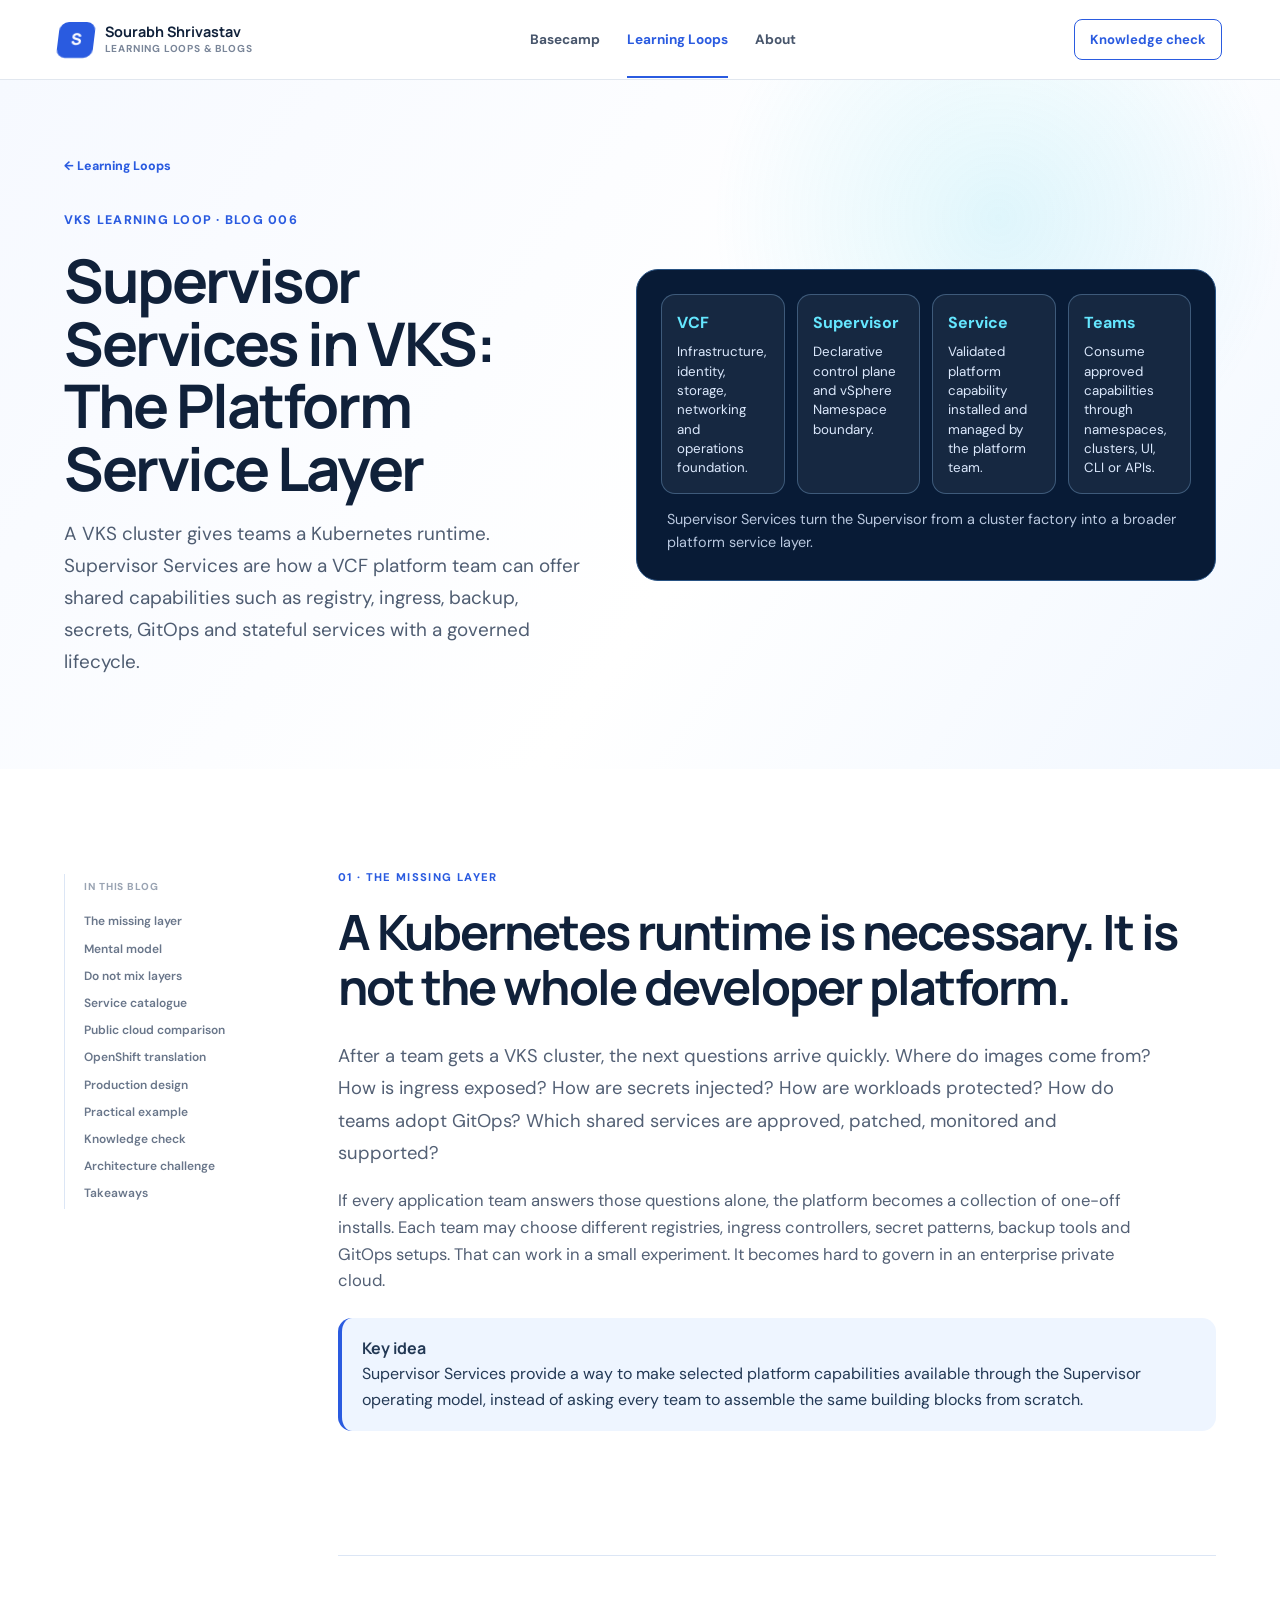
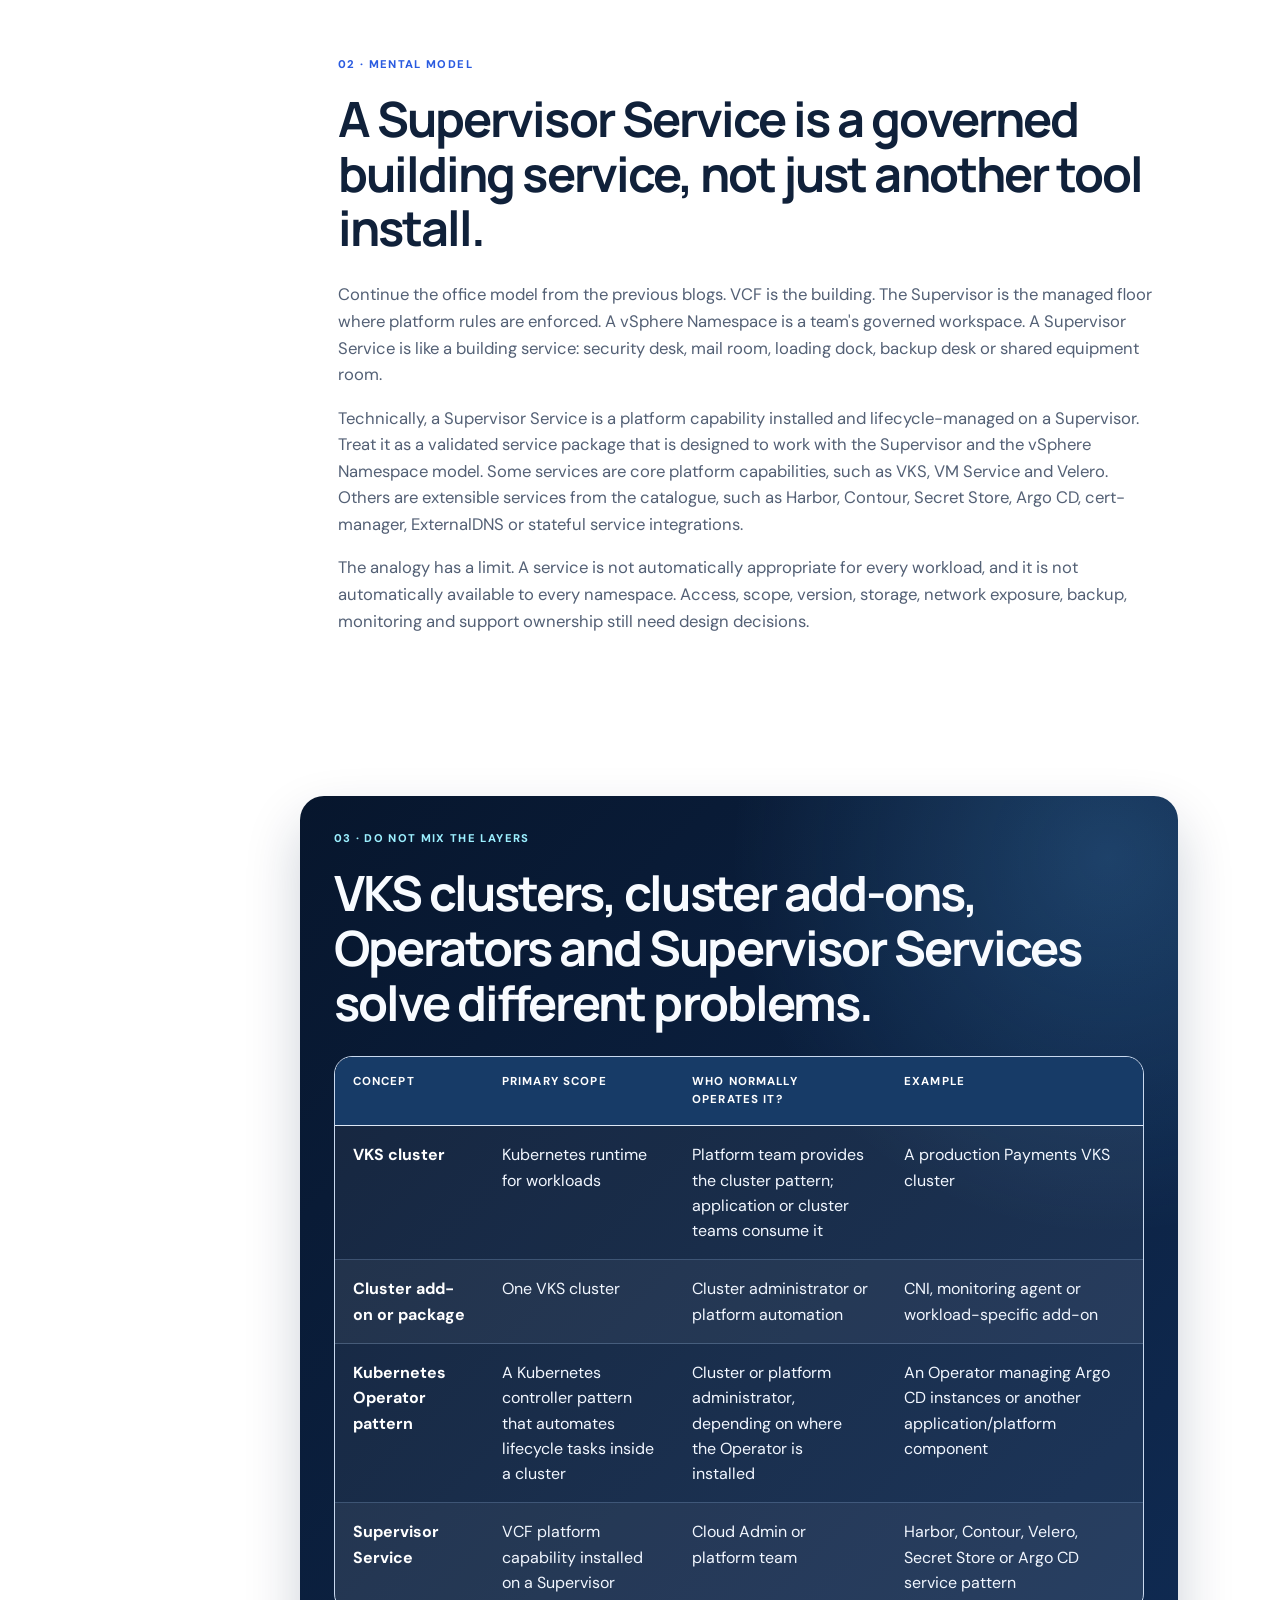
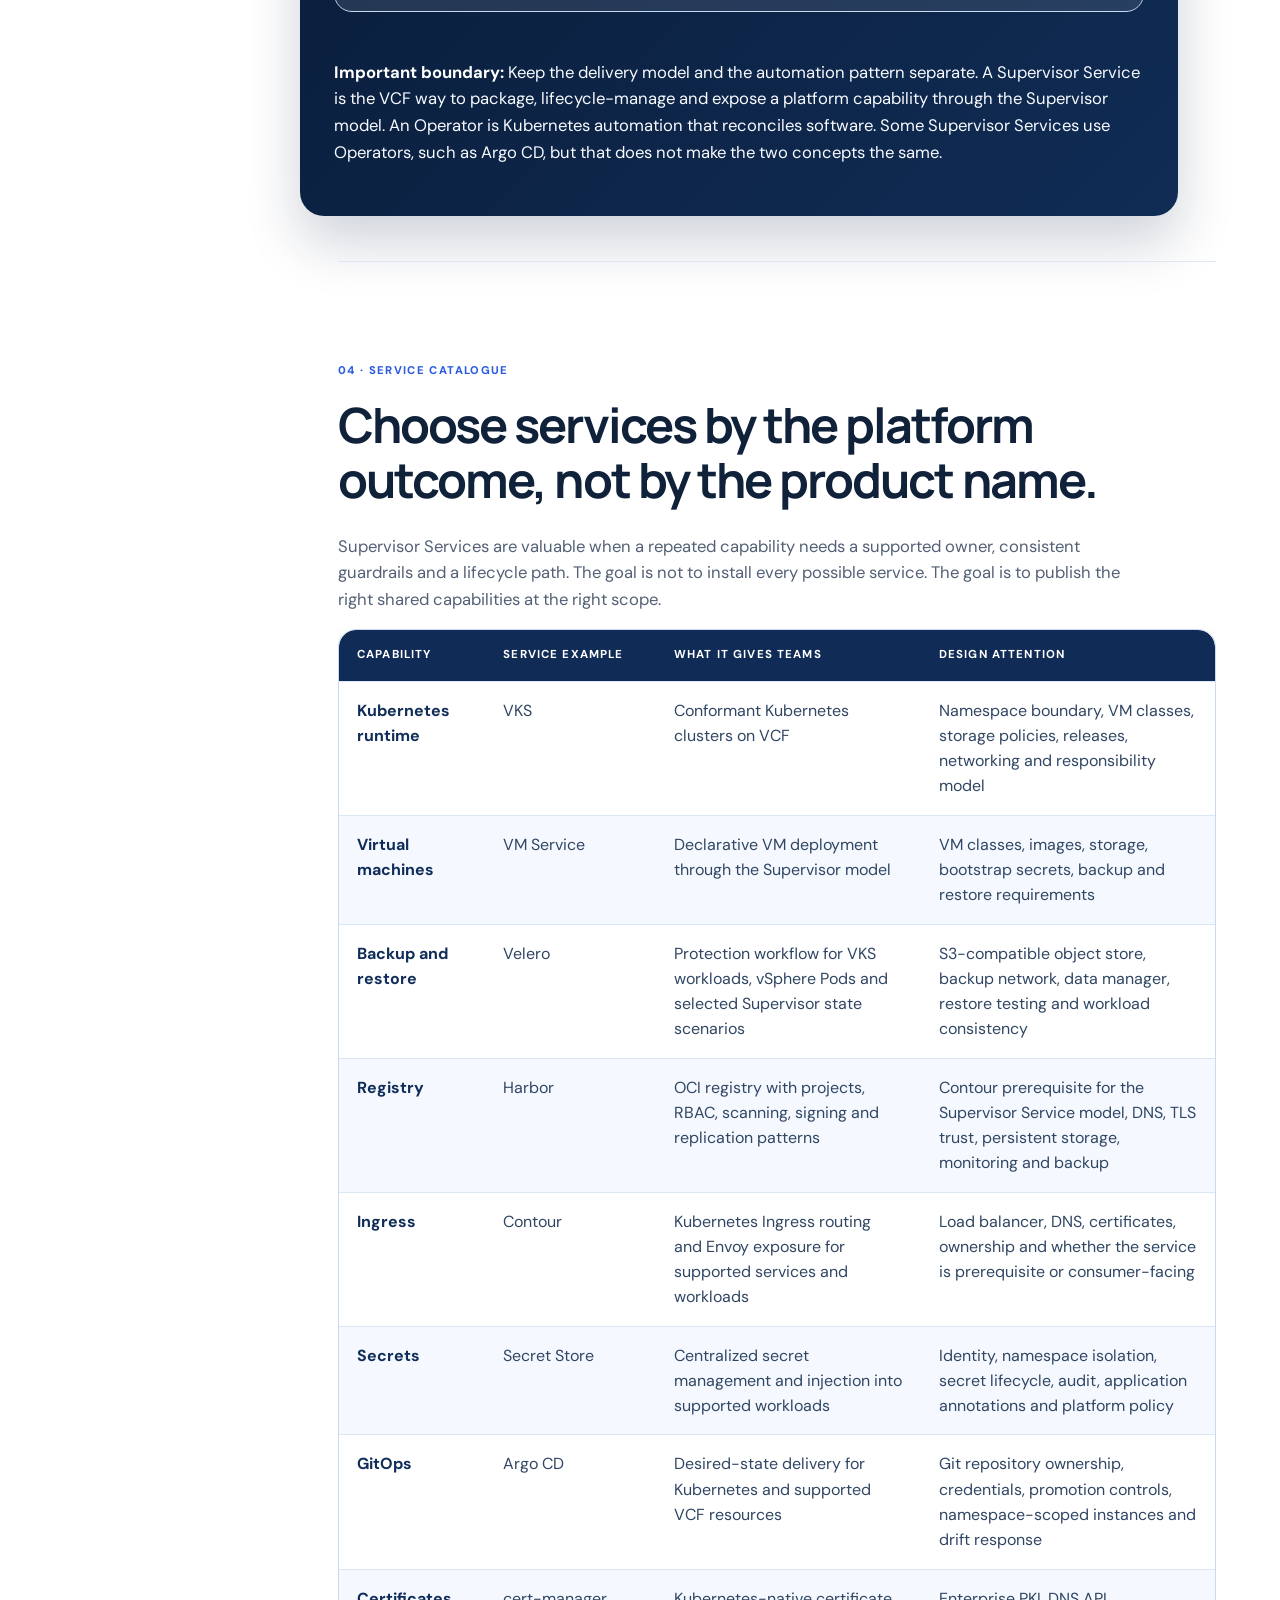
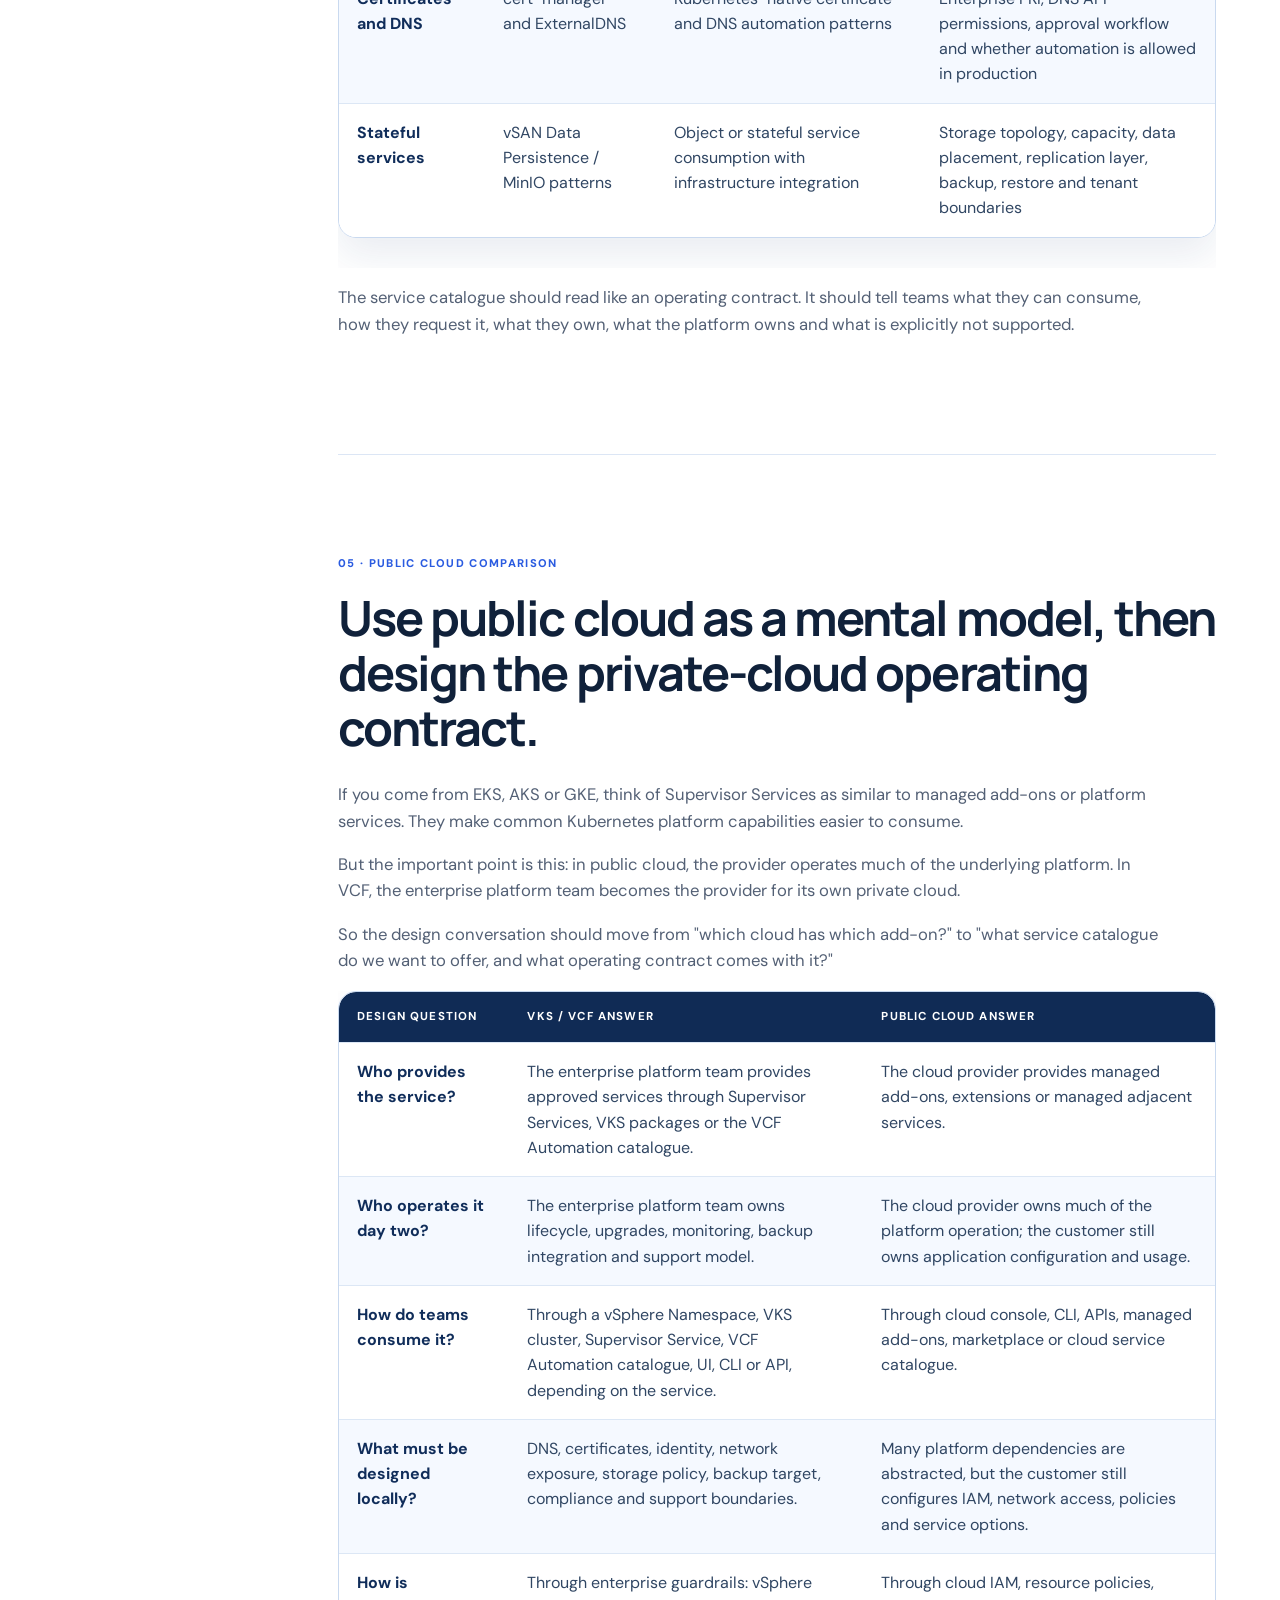
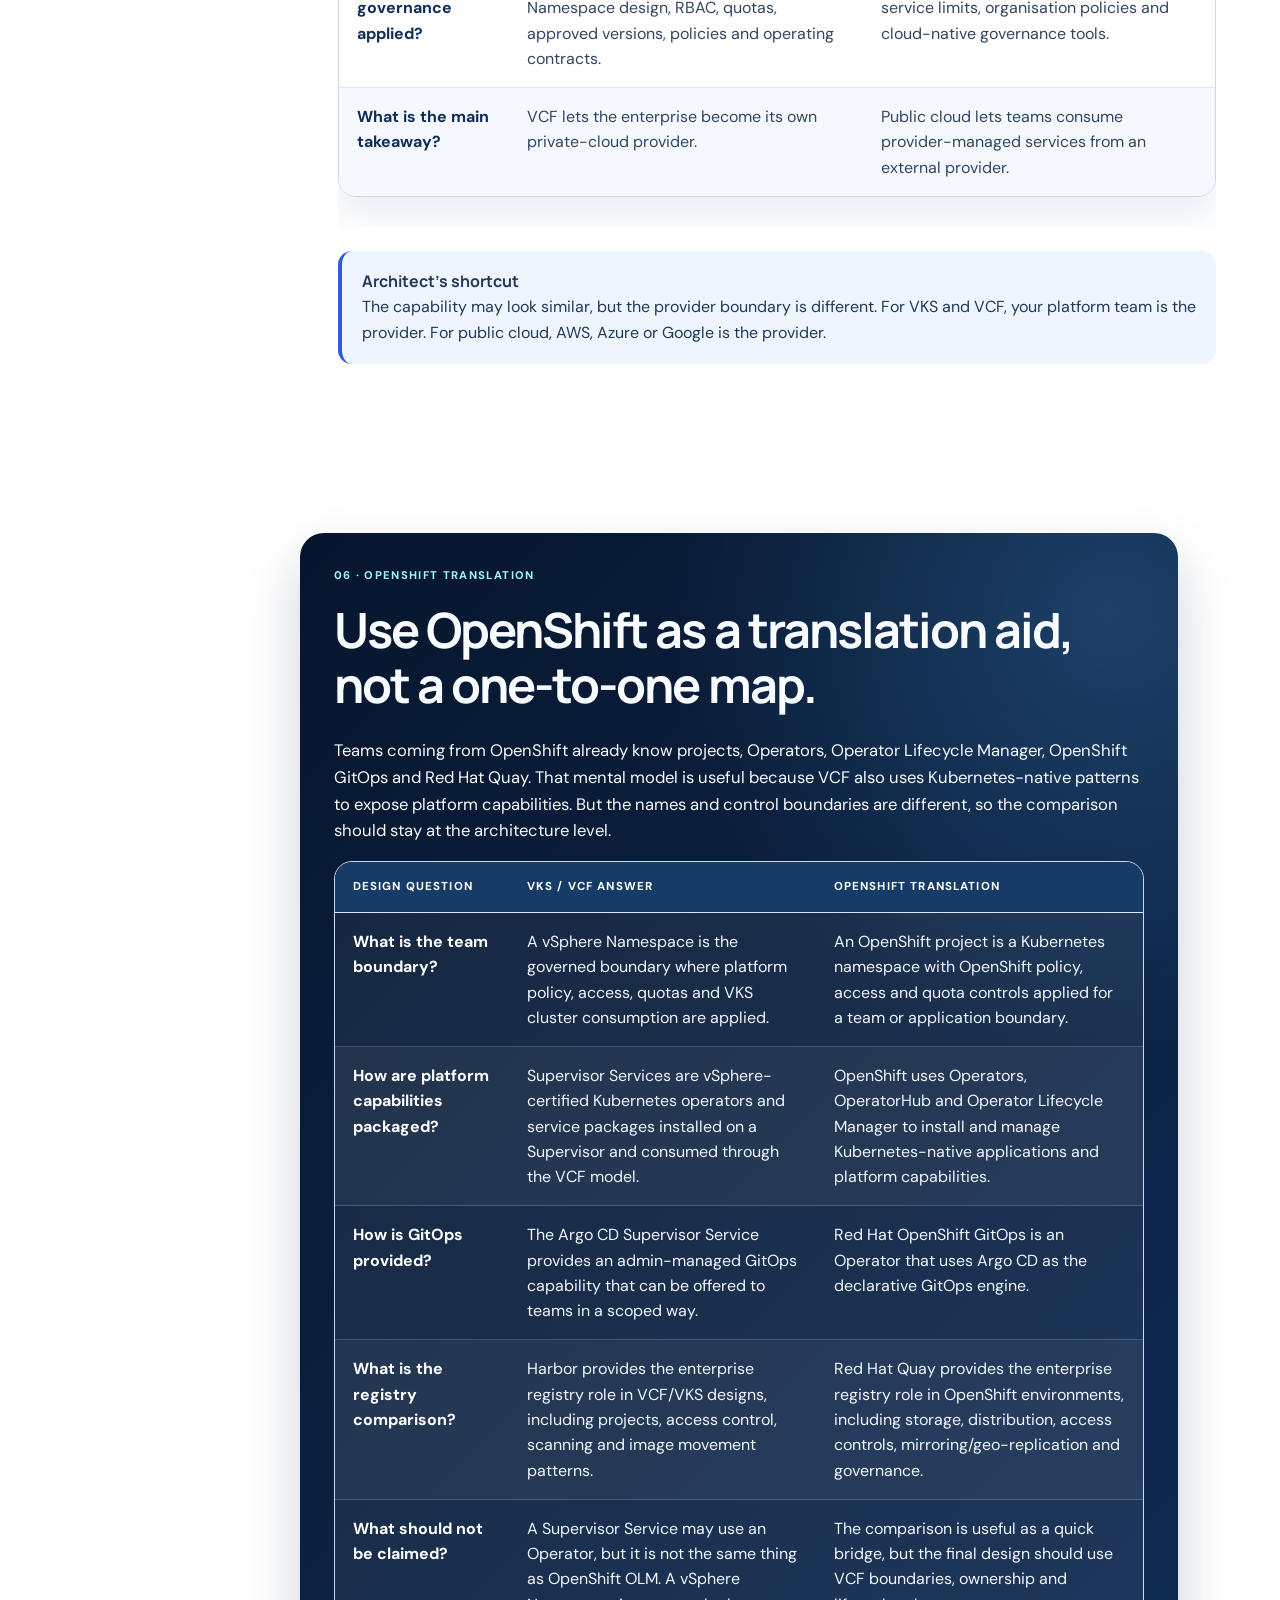
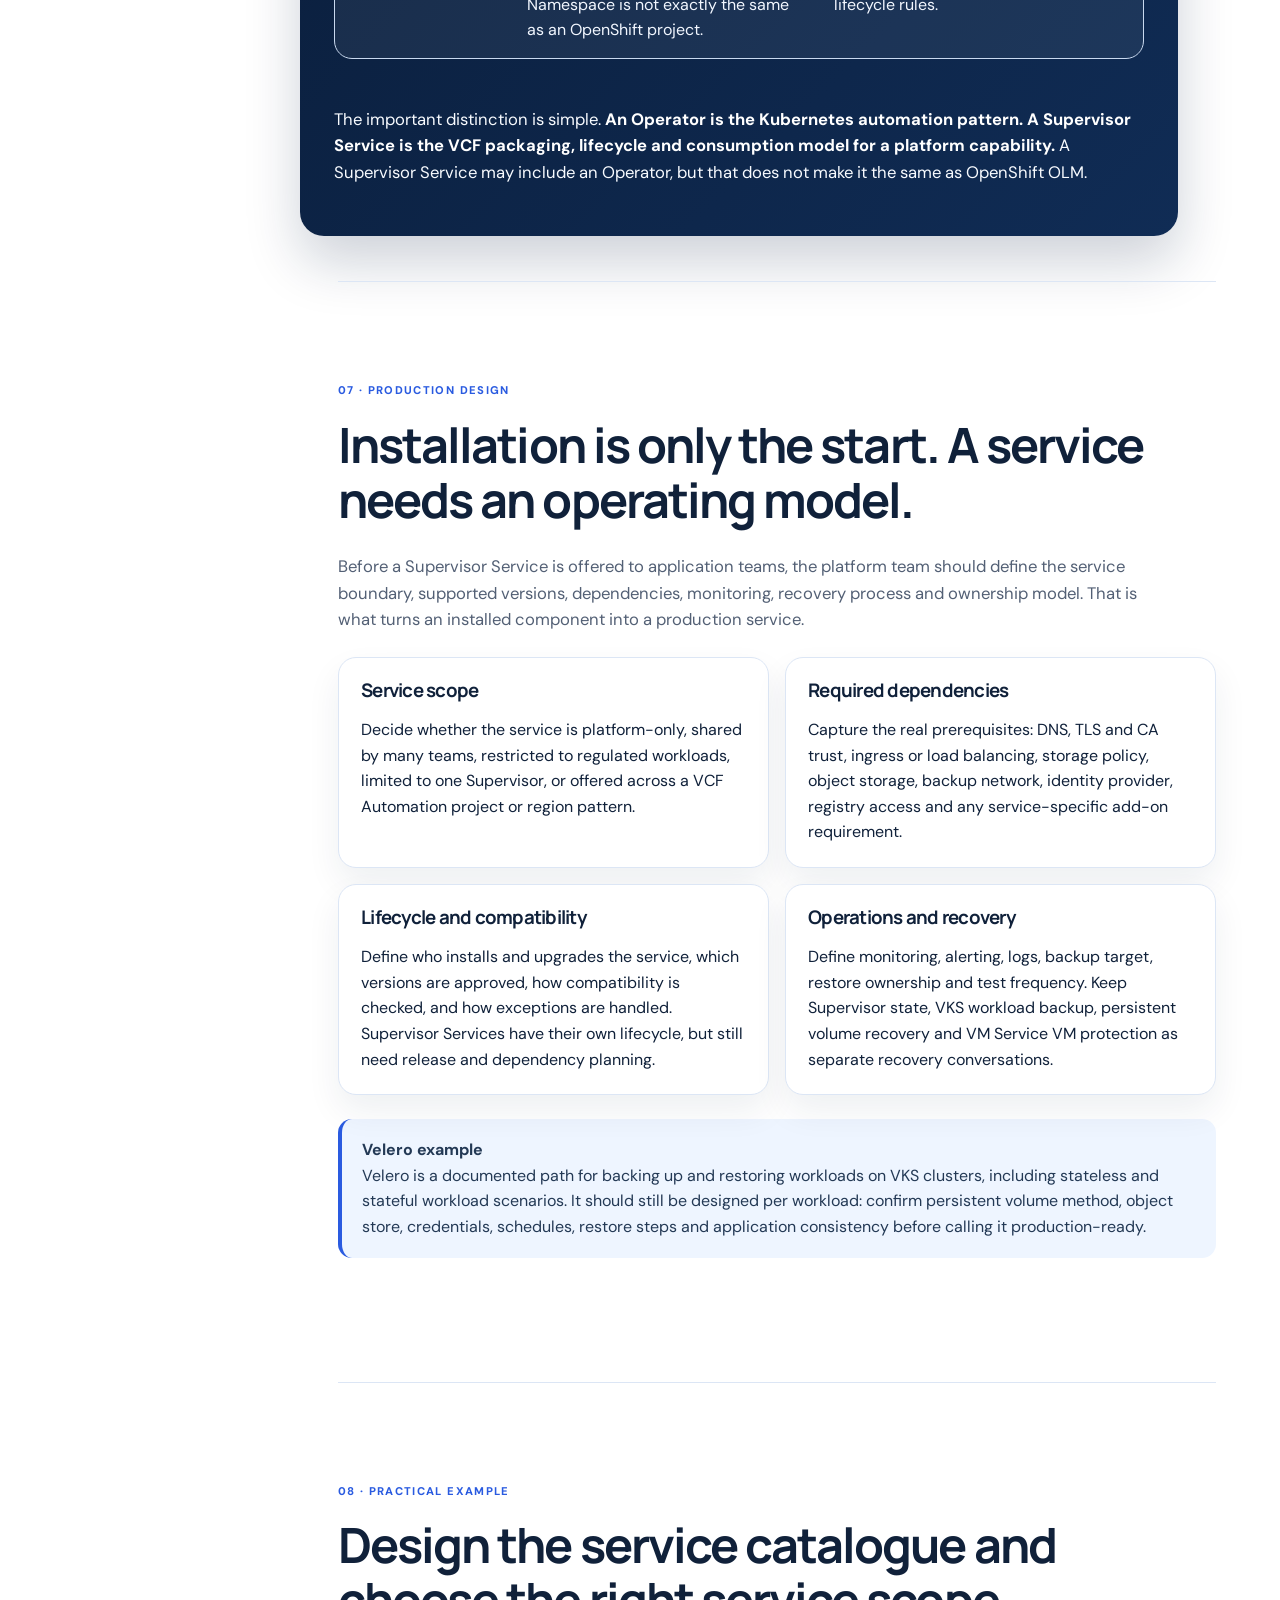
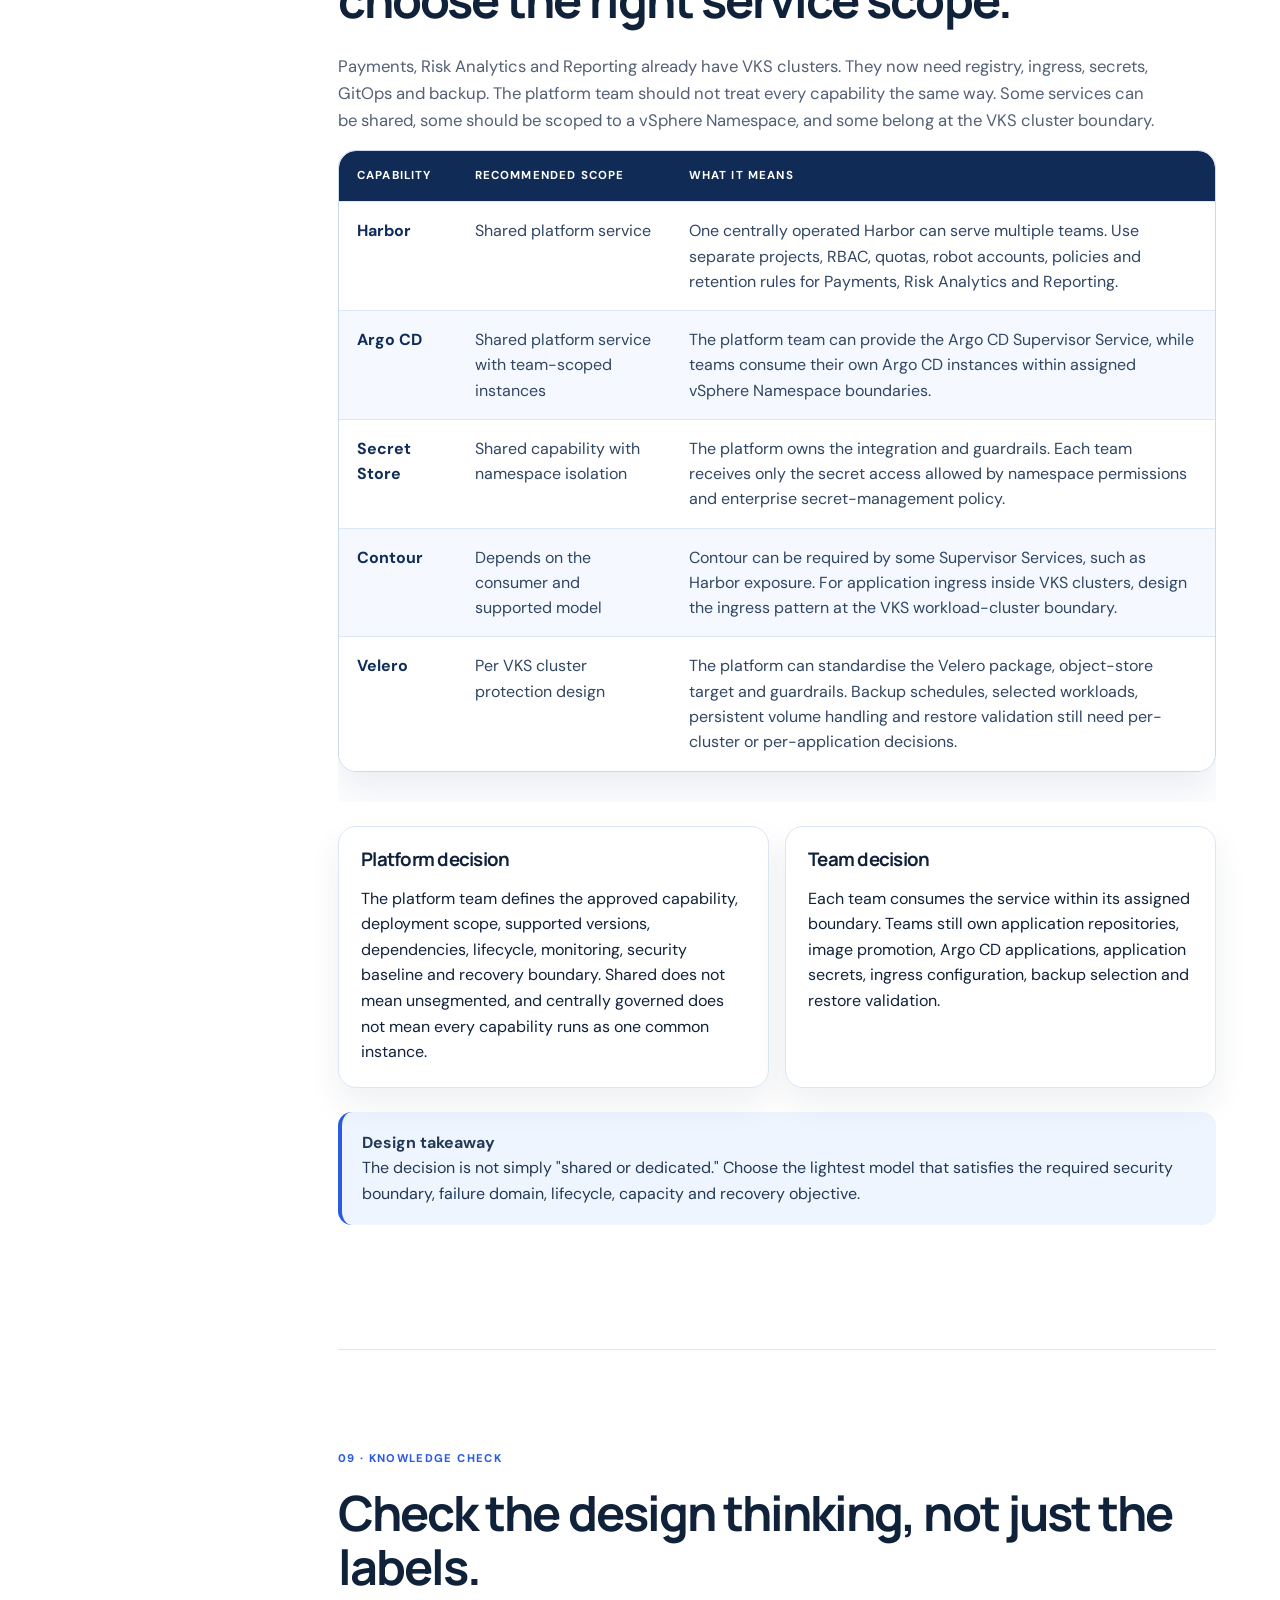
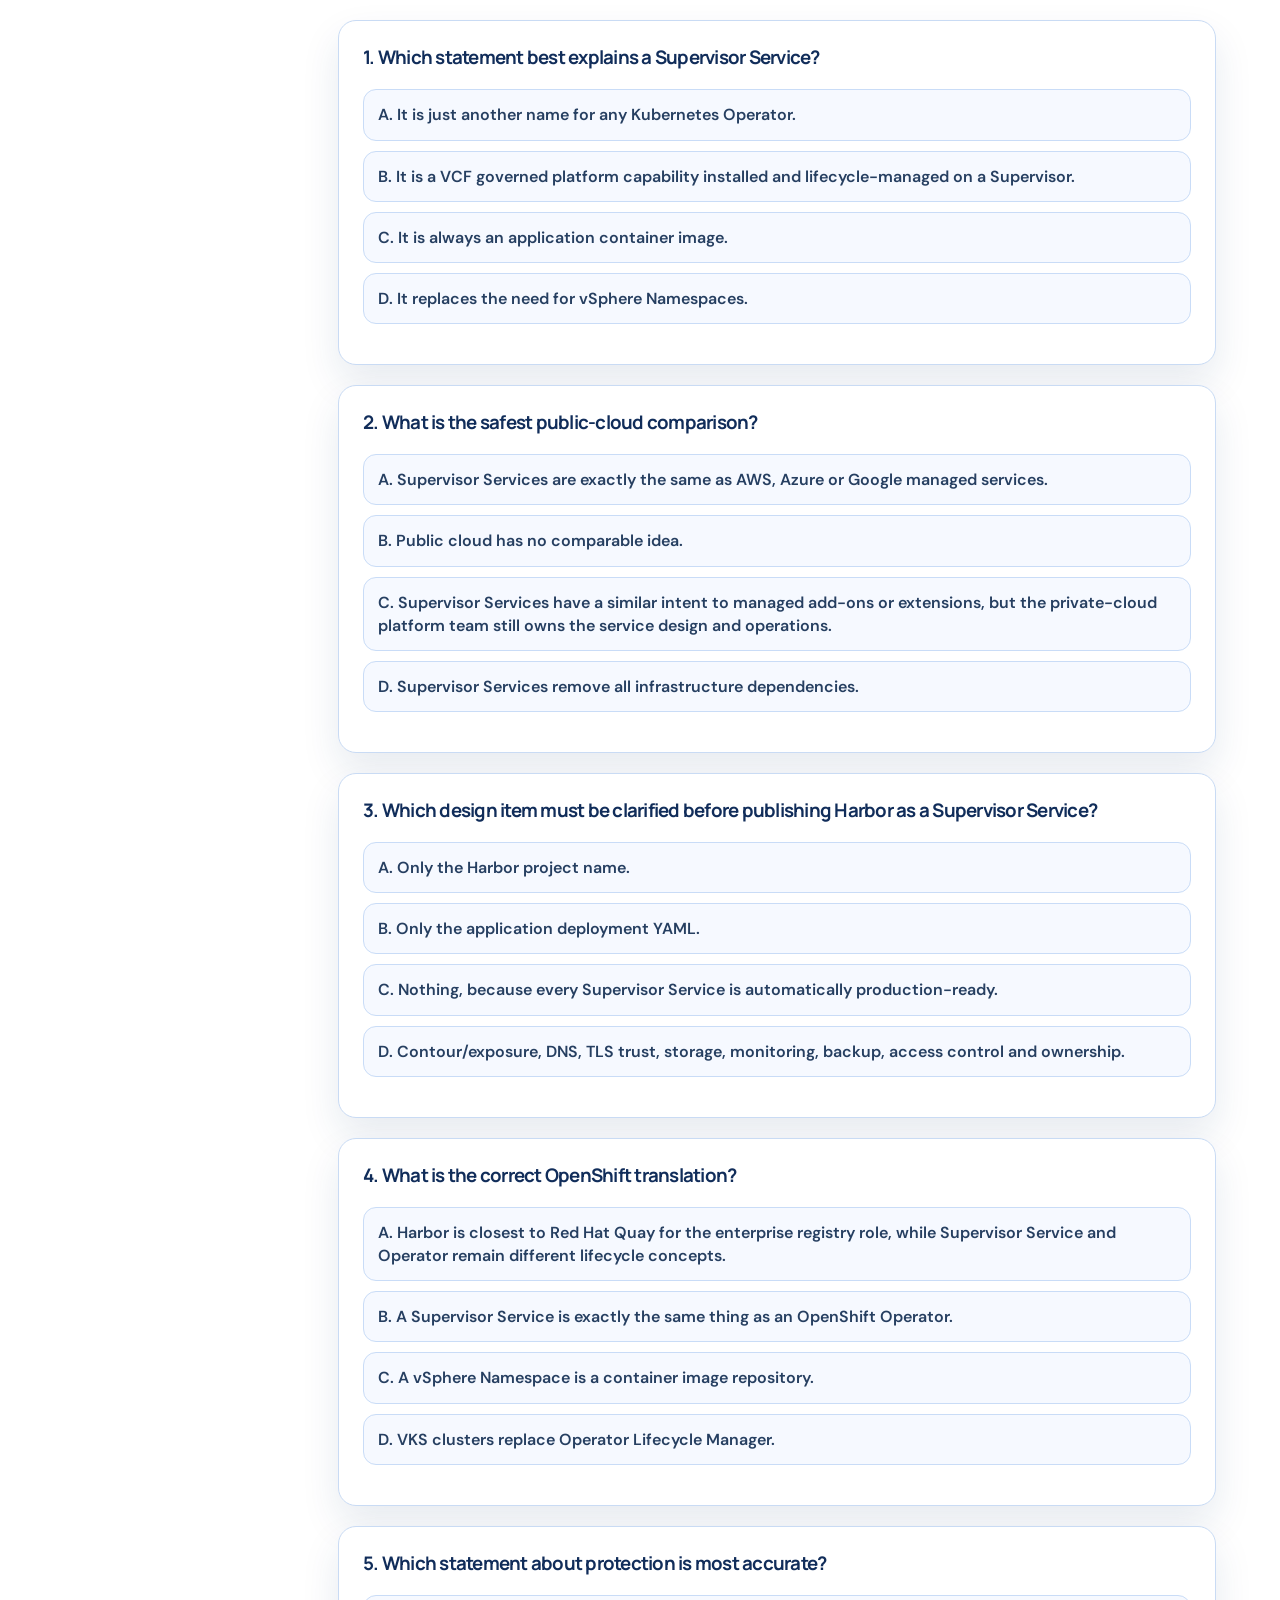
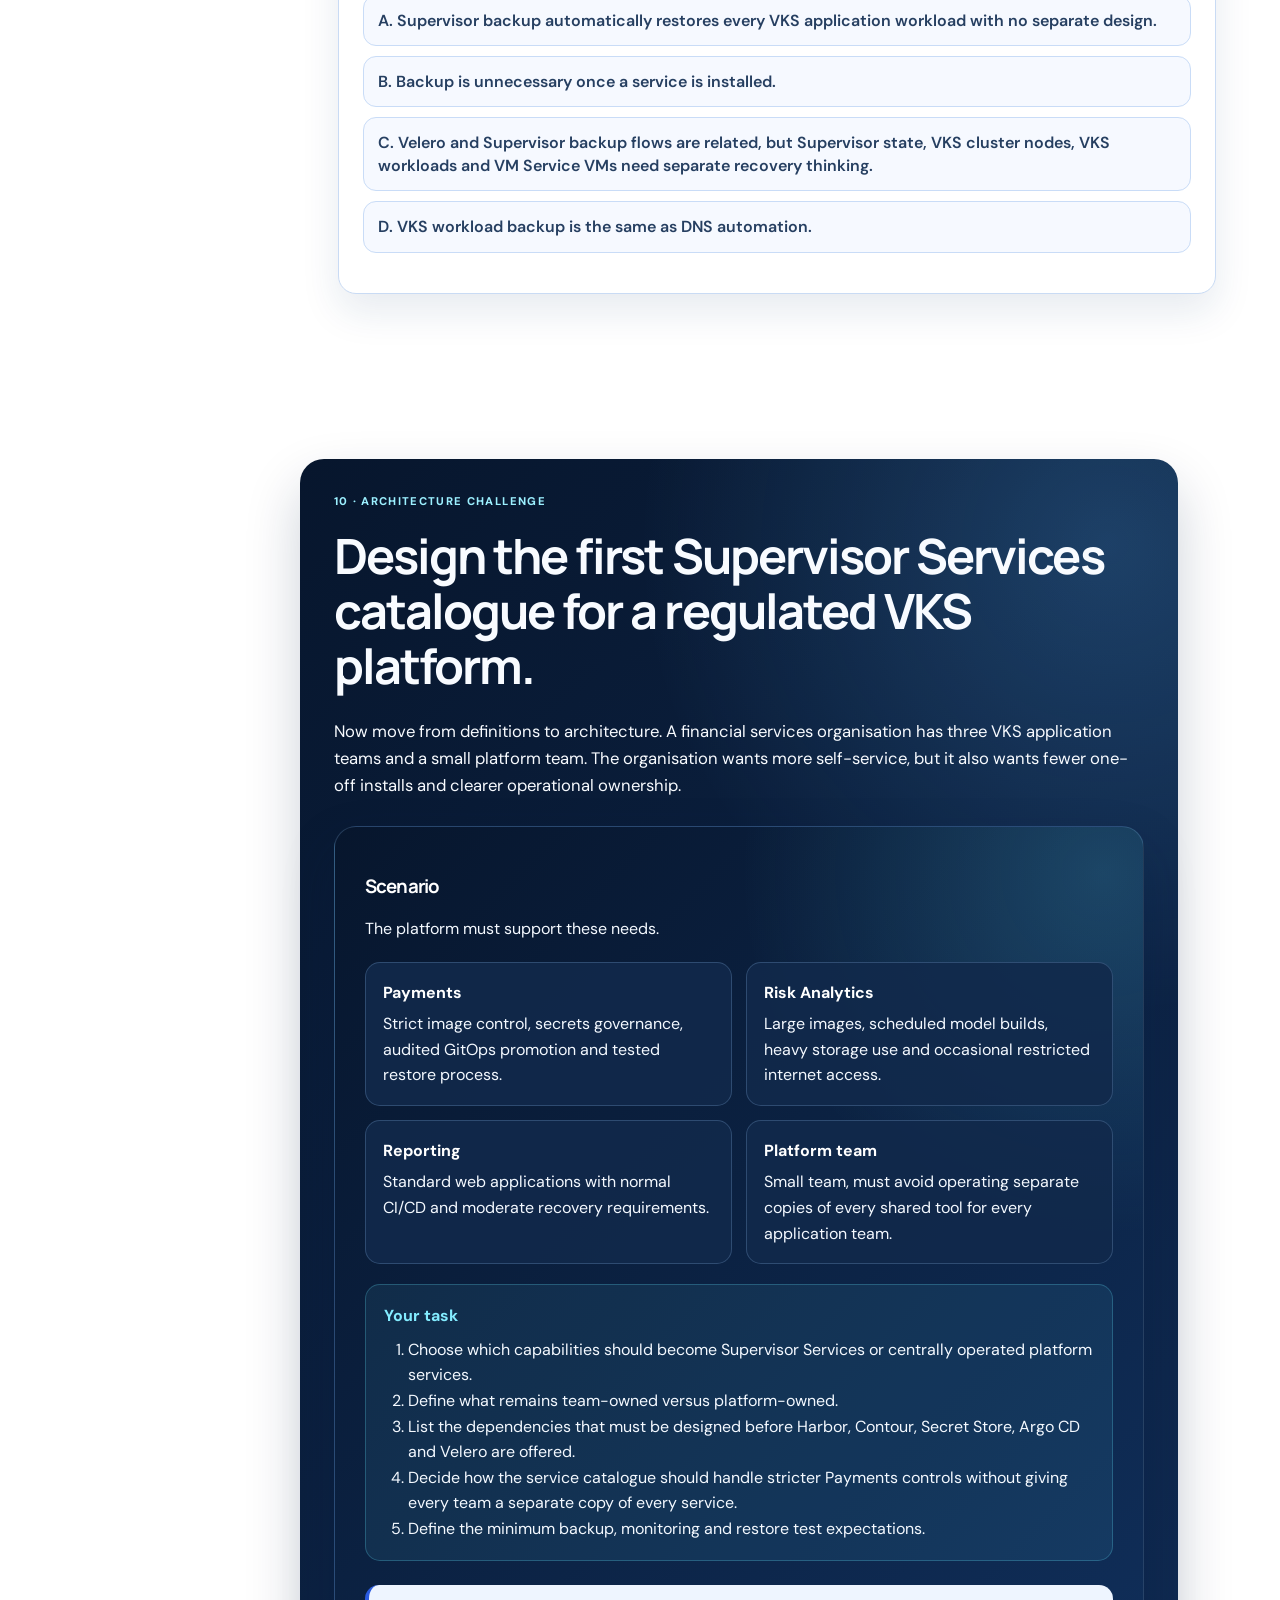
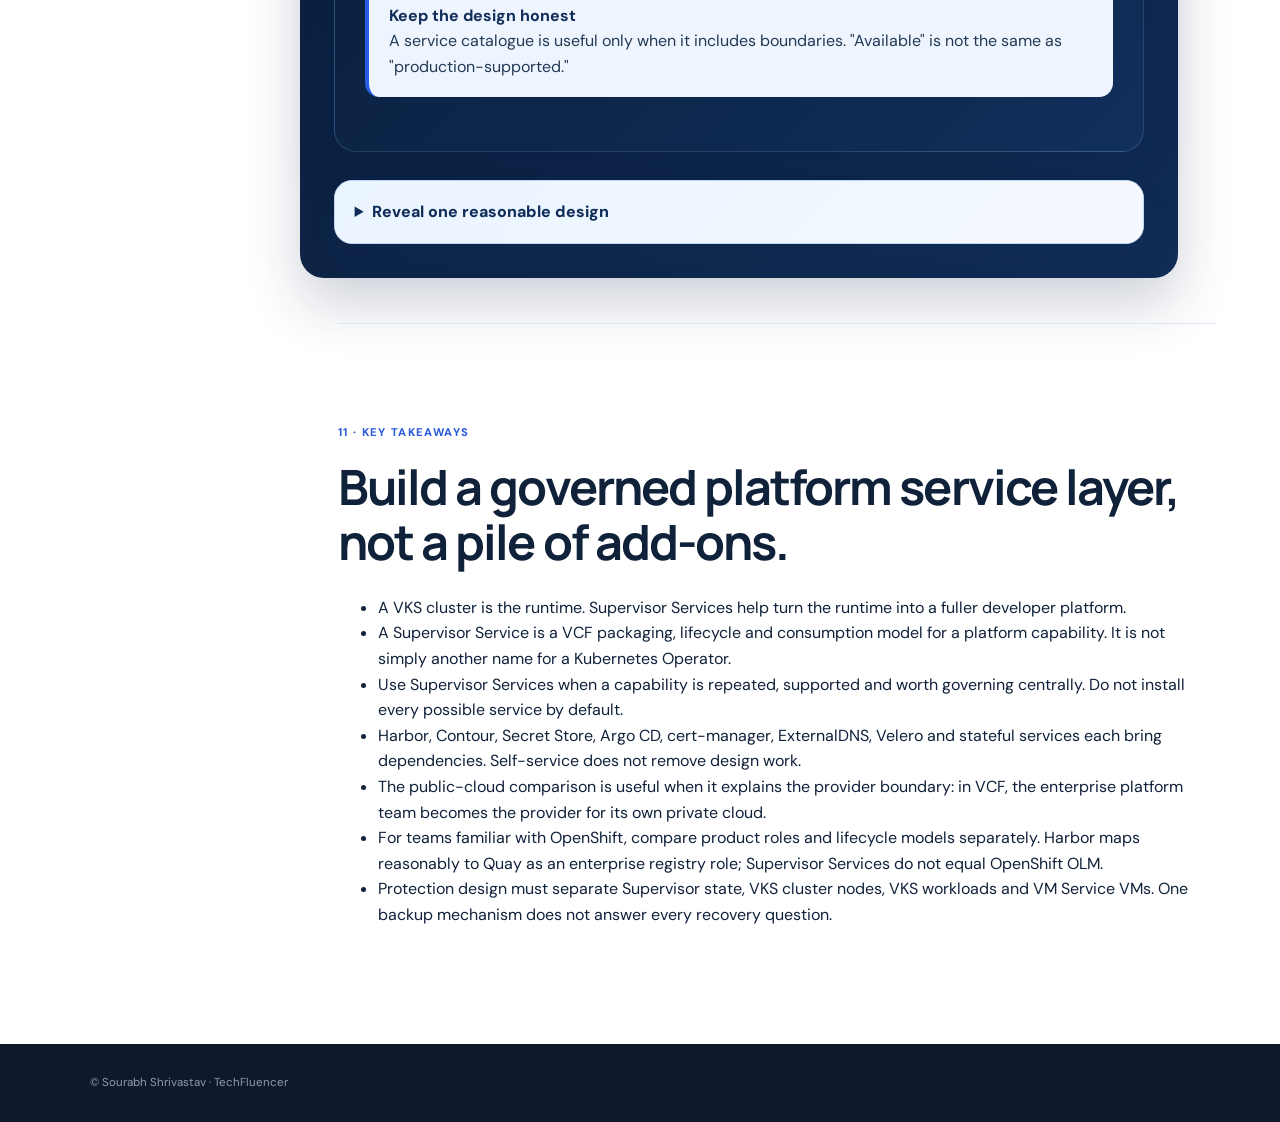
<file: blogs/006-supervisor-services.html>
<!doctype html>
<html lang="en">
<head>
  <meta charset="utf-8">
  <meta name="viewport" content="width=device-width,initial-scale=1">
  <meta name="description" content="A practical guide to Supervisor Services in VMware Cloud Foundation and VKS.">
  <title>Supervisor Services in VKS: The Platform Service Layer | Sourabh Shrivastav</title>
  <link rel="preconnect" href="https://fonts.googleapis.com">
  <link rel="preconnect" href="https://fonts.gstatic.com" crossorigin>
  <link href="https://fonts.googleapis.com/css2?family=DM+Sans:wght@400;500;600;700&family=Manrope:wght@600;700;800&display=swap" rel="stylesheet">
  <link rel="stylesheet" href="../styles.css">
  <link rel="stylesheet" href="article.css">
  <script src="../app.js" defer></script>
  <script src="article.js" defer></script>
  <style>
    :root{--ink:#10213a;--muted:#52637c;--line:#dce6f5;--blue:#2a5be0;--cyan:#65e7ff;--soft:#eef5ff}
    *{box-sizing:border-box}
    body{color:var(--ink)}
    .article-hero{display:grid;grid-template-columns:minmax(0,.95fr) minmax(360px,1.05fr);gap:48px;align-items:center;padding:72px max(5vw,28px)}
    .article-hero-copy{max-width:790px;min-width:0}
    .article-hero h1{font-size:clamp(2.65rem,4.7vw,5rem);line-height:1.04;margin:18px 0}
    .article-deck{font-size:1.18rem;line-height:1.7;max-width:720px}
    .eyebrow{color:var(--blue);font-size:.78rem;font-weight:800;letter-spacing:.1em;text-transform:uppercase}
    .flow{background:#081b36;border:1px solid #285283;border-radius:22px;color:#dce9fd;margin:0;min-width:0;overflow:hidden;padding:24px;width:100%}
    .flow-grid{display:grid;grid-template-columns:repeat(4,minmax(0,1fr));gap:12px;align-items:stretch}
    .flow-box{border:1px solid rgba(157,207,255,.3);background:rgba(255,255,255,.06);border-radius:14px;min-width:0;padding:15px}
    .flow-box b{display:block;color:var(--cyan);margin-bottom:7px}
    .flow-box small{display:block;line-height:1.45;overflow-wrap:anywhere}
    .flow figcaption{color:#b9c8df;font-size:.9rem;line-height:1.6;padding:14px 6px 2px}
    .grid{display:grid;grid-template-columns:repeat(2,minmax(0,1fr));gap:16px;margin:24px 0}
    .card,.panel{background:#fff;border:1px solid var(--line);border-radius:18px;box-shadow:0 16px 34px rgba(16,38,74,.07);min-width:0;padding:22px}
    .card h3,.panel h3{margin:0 0 10px}.card p{margin-bottom:0}
    .callout,.plain-callout{border-left:4px solid var(--blue);background:var(--soft);border-radius:14px;color:#233955;line-height:1.6;margin:24px 0;padding:18px 20px}
    .simple-table{border:1px solid #c9d9ef;border-collapse:separate;border-radius:18px;border-spacing:0;box-shadow:0 18px 38px rgba(23,58,108,.09);margin:30px 0;overflow:hidden;width:100%}
    .simple-table th,.simple-table td{border-bottom:1px solid #dce7f5;padding:16px 18px;text-align:left;vertical-align:top}
    .simple-table th{background:#102b55;color:#fff;font-size:.72rem;letter-spacing:.1em;text-transform:uppercase}
    .simple-table th:first-child{border-top-left-radius:17px}.simple-table th:last-child{border-top-right-radius:17px}
    .simple-table td{background:#fff;color:#304663;line-height:1.58}.simple-table td:first-child{color:#102d5a;font-weight:700}
    .simple-table tbody tr:nth-child(even) td{background:#f5f9ff}.simple-table tbody tr:last-child td{border-bottom:0}
    .dark-section{background:radial-gradient(circle at 92% 6%,rgba(94,184,255,.22),transparent 30%),linear-gradient(135deg,#07162d,#102c55)!important;border:1px solid rgba(123,190,255,.28);box-shadow:0 26px 55px rgba(8,29,64,.20);border-radius:24px;color:#f2f7ff;padding:34px!important}
    .dark-section h2,.dark-section p,.dark-section li{color:#f2f7ff}.dark-section .section-number{color:#88e8ff}.dark-section em,.dark-section strong{color:#fff}
    .article-section.dark-section>h2,.article-section.dark-section>p:not(.section-number):not(.section-note):not(.article-disclosure),.article-section.dark-section>ul,.article-section.dark-section>ul li{color:#f8fbff!important}
    .article-section.dark-section>.section-number{color:#9cf0ff!important}
    .dark-section .simple-table{box-shadow:none}.dark-section .simple-table th{background:#173b67}.dark-section .simple-table td{background:rgba(255,255,255,.06);border-color:rgba(180,212,255,.24);color:#f2f7ff}.dark-section .simple-table tbody tr:nth-child(even) td{background:rgba(255,255,255,.1)}.dark-section .simple-table td:first-child{color:#fff}
    .quiz{background:#fff;border:1px solid #c9dbf4;border-radius:18px;box-shadow:0 18px 38px rgba(23,58,108,.10);margin:20px 0;padding:24px}
    .quiz h3{color:#112d5a;line-height:1.35;margin-top:0}
    .options{display:grid;gap:10px;margin:16px 0}
    .options button{background:#f6f9ff;border:1px solid #c9dcf7;border-radius:13px;color:#263f61;cursor:pointer;font:inherit;font-weight:600;line-height:1.45;padding:13px 14px;text-align:left;transition:all .16s ease}
    .options button:hover,.options button.selected{background:#eaf4ff;border-color:#165eea;box-shadow:0 7px 16px rgba(24,94,234,.12);transform:translateY(-1px)}
    .answer{display:none;background:#eaf4ff;border-left:4px solid var(--blue);border-radius:12px;color:#1d3c66;margin-top:14px;padding:16px}
    .answer.show{display:block}
    .challenge{background:radial-gradient(circle at 95% 5%,rgba(99,223,255,.19),transparent 31%),linear-gradient(135deg,#07162d,#102f5b);border:1px solid rgba(132,174,225,.24);border-radius:22px;box-shadow:0 24px 52px rgba(8,29,64,.22);color:#f4f9ff;margin:28px 0;padding:30px}
    .challenge h3,.challenge strong{color:#fff}.challenge p,.challenge li{color:#f4f9ff}.challenge .panel{background:rgba(18,42,76,.88);border-color:rgba(125,169,216,.28);box-shadow:none}.challenge .panel h3{color:#83ecff}
    .challenge-requirements{display:grid;grid-template-columns:repeat(2,minmax(0,1fr));gap:14px;margin:20px 0}
    .challenge-requirement{background:rgba(18,42,76,.88);border:1px solid rgba(125,169,216,.28);border-radius:15px;min-width:0;padding:17px}
    .challenge-requirement strong{display:block;margin-bottom:6px}.challenge-requirement p{margin:0}
    .challenge-task{background:rgba(101,231,255,.08);border:1px solid rgba(101,231,255,.24);border-radius:15px;padding:18px}
    .challenge-task>strong{color:#83ecff;display:block;margin-bottom:8px}.challenge-task ol{margin:0;padding-left:24px}
    .challenge .plain-callout strong{color:#102d5a}
    .solution{border:1px solid #c2d7f2;border-radius:18px;box-shadow:0 16px 32px rgba(23,58,108,.09);margin-top:22px;overflow:hidden;background:#fff}
    .solution summary{background:linear-gradient(135deg,#eaf4ff,#f5f9ff);color:#102d5a;cursor:pointer;font-weight:800;padding:18px 20px}
    .solution .inside{color:#304663;padding:24px}.solution .inside .plain-callout{color:#193a66}
    .challenge-solution-grid{display:grid;gap:18px;grid-template-columns:repeat(2,minmax(0,1fr));margin:8px 0 24px}
    .challenge-solution-card{background:#fff;border:1px solid #dce6f5;border-radius:18px;min-width:0;padding:20px}
    .challenge-solution-card>span{color:#175eea;display:block;font-size:.76rem;font-weight:800;letter-spacing:.07em;margin-bottom:12px;text-transform:uppercase}
    .challenge-solution-card dl{display:grid;gap:10px;margin:0}.challenge-solution-card dl div{background:#f5f8fe;border-radius:12px;padding:12px}.challenge-solution-card dt{color:#66758d;font-size:.7rem;font-weight:800;letter-spacing:.06em;text-transform:uppercase}.challenge-solution-card dd{color:#172a45;font-weight:600;line-height:1.5;margin:4px 0 0}
    .micro{font-size:.88rem;color:#71809a}
    .article-content,.article-section,.article-hero,.article-hero>*,.flow,.flow-grid,.flow-box,.grid,.card,.panel,.challenge,.challenge-requirement,.challenge-solution-card,.knowledge-card{min-width:0;max-width:100%}
    @media(max-width:1180px){.flow-grid{grid-template-columns:repeat(2,minmax(0,1fr))}}
    @media(max-width:1080px){.article-hero{grid-template-columns:1fr}.article-hero .flow{max-width:900px}}
    @media(max-width:760px){.article-hero{padding:48px 20px}.grid,.flow-grid,.challenge-requirements,.challenge-solution-grid{grid-template-columns:1fr}.dark-section{padding:22px!important}.flow,.challenge{padding:20px}.simple-table{font-size:.9rem}.simple-table th,.simple-table td{min-width:155px;padding:14px}.solution .inside{padding:18px}}
  </style>
</head>
<body class="article-page">
<header class="site-header article-header"><a class="brand" href="../index.html" aria-label="Sourabh Shrivastav home"><span class="brand-mark">S</span><span class="brand-copy"><strong>Sourabh Shrivastav</strong><small>Platform Fieldnotes</small></span></a><nav aria-label="Article navigation"><a class="nav-link" href="../index.html">Basecamp</a><a class="nav-link active" href="../index.html#loops">Learning Loops</a><a class="nav-link" href="../index.html#about">About</a></nav><a class="button button-small button-outline" href="#knowledge">Knowledge check</a></header>
<main>
  <article>
  <header class="article-hero">
    <div class="article-hero-copy"><a class="back-link" href="../index.html#loops">← Learning Loops</a><p class="eyebrow">VKS Learning Loop · Blog 006</p><h1>Supervisor Services in VKS: The Platform Service Layer</h1><p class="article-deck">A VKS cluster gives teams a Kubernetes runtime. Supervisor Services are how a VCF platform team can offer shared capabilities such as registry, ingress, backup, secrets, GitOps and stateful services with a governed lifecycle.</p></div>
    <figure class="flow"><div class="flow-grid"><div class="flow-box"><b>VCF</b><small>Infrastructure, identity, storage, networking and operations foundation.</small></div><div class="flow-box"><b>Supervisor</b><small>Declarative control plane and vSphere Namespace boundary.</small></div><div class="flow-box"><b>Service</b><small>Validated platform capability installed and managed by the platform team.</small></div><div class="flow-box"><b>Teams</b><small>Consume approved capabilities through namespaces, clusters, UI, CLI or APIs.</small></div></div><figcaption>Supervisor Services turn the Supervisor from a cluster factory into a broader platform service layer.</figcaption></figure>
  </header>
  <div class="article-shell"><aside class="article-toc"><span>In this blog</span><a href="#why">The missing layer</a><a href="#concept">Mental model</a><a href="#layers">Do not mix layers</a><a href="#catalogue">Service catalogue</a><a href="#cloud">Public cloud comparison</a><a href="#openshift">OpenShift translation</a><a href="#design">Production design</a><a href="#example">Practical example</a><a href="#knowledge">Knowledge check</a><a href="#challenge">Architecture challenge</a><a href="#takeaways">Takeaways</a></aside><div class="article-content">
    <section class="article-section" id="why"><p class="section-number">01 · The missing layer</p><h2>A Kubernetes runtime is necessary. It is not the whole developer platform.</h2><p class="section-lead">After a team gets a VKS cluster, the next questions arrive quickly. Where do images come from? How is ingress exposed? How are secrets injected? How are workloads protected? How do teams adopt GitOps? Which shared services are approved, patched, monitored and supported?</p><p>If every application team answers those questions alone, the platform becomes a collection of one-off installs. Each team may choose different registries, ingress controllers, secret patterns, backup tools and GitOps setups. That can work in a small experiment. It becomes hard to govern in an enterprise private cloud.</p><div class="callout"><strong>Key idea</strong><br>Supervisor Services provide a way to make selected platform capabilities available through the Supervisor operating model, instead of asking every team to assemble the same building blocks from scratch.</div></section>

    <section class="article-section" id="concept"><p class="section-number">02 · Mental model</p><h2>A Supervisor Service is a governed building service, not just another tool install.</h2><p>Continue the office model from the previous blogs. VCF is the building. The Supervisor is the managed floor where platform rules are enforced. A vSphere Namespace is a team's governed workspace. A Supervisor Service is like a building service: security desk, mail room, loading dock, backup desk or shared equipment room.</p><p>Technically, a Supervisor Service is a platform capability installed and lifecycle-managed on a Supervisor. Treat it as a validated service package that is designed to work with the Supervisor and the vSphere Namespace model. Some services are core platform capabilities, such as VKS, VM Service and Velero. Others are extensible services from the catalogue, such as Harbor, Contour, Secret Store, Argo CD, cert-manager, ExternalDNS or stateful service integrations.</p><p>The analogy has a limit. A service is not automatically appropriate for every workload, and it is not automatically available to every namespace. Access, scope, version, storage, network exposure, backup, monitoring and support ownership still need design decisions.</p></section>

    <section class="article-section dark-section" id="layers"><p class="section-number">03 · Do not mix the layers</p><h2>VKS clusters, cluster add-ons, Operators and Supervisor Services solve different problems.</h2><table class="simple-table"><thead><tr><th>Concept</th><th>Primary scope</th><th>Who normally operates it?</th><th>Example</th></tr></thead><tbody><tr><td>VKS cluster</td><td>Kubernetes runtime for workloads</td><td>Platform team provides the cluster pattern; application or cluster teams consume it</td><td>A production Payments VKS cluster</td></tr><tr><td>Cluster add-on or package</td><td>One VKS cluster</td><td>Cluster administrator or platform automation</td><td>CNI, monitoring agent or workload-specific add-on</td></tr><tr><td>Kubernetes Operator pattern</td><td>A Kubernetes controller pattern that automates lifecycle tasks inside a cluster</td><td>Cluster or platform administrator, depending on where the Operator is installed</td><td>An Operator managing Argo CD instances or another application/platform component</td></tr><tr><td>Supervisor Service</td><td>VCF platform capability installed on a Supervisor</td><td>Cloud Admin or platform team</td><td>Harbor, Contour, Velero, Secret Store or Argo CD service pattern</td></tr></tbody></table><p><strong>Important boundary:</strong> Keep the delivery model and the automation pattern separate. A Supervisor Service is the VCF way to package, lifecycle-manage and expose a platform capability through the Supervisor model. An Operator is Kubernetes automation that reconciles software. Some Supervisor Services use Operators, such as Argo CD, but that does not make the two concepts the same.</p></section>

    <section class="article-section" id="catalogue"><p class="section-number">04 · Service catalogue</p><h2>Choose services by the platform outcome, not by the product name.</h2><p>Supervisor Services are valuable when a repeated capability needs a supported owner, consistent guardrails and a lifecycle path. The goal is not to install every possible service. The goal is to publish the right shared capabilities at the right scope.</p><table class="simple-table"><thead><tr><th>Capability</th><th>Service example</th><th>What it gives teams</th><th>Design attention</th></tr></thead><tbody><tr><td>Kubernetes runtime</td><td>VKS</td><td>Conformant Kubernetes clusters on VCF</td><td>Namespace boundary, VM classes, storage policies, releases, networking and responsibility model</td></tr><tr><td>Virtual machines</td><td>VM Service</td><td>Declarative VM deployment through the Supervisor model</td><td>VM classes, images, storage, bootstrap secrets, backup and restore requirements</td></tr><tr><td>Backup and restore</td><td>Velero</td><td>Protection workflow for VKS workloads, vSphere Pods and selected Supervisor state scenarios</td><td>S3-compatible object store, backup network, data manager, restore testing and workload consistency</td></tr><tr><td>Registry</td><td>Harbor</td><td>OCI registry with projects, RBAC, scanning, signing and replication patterns</td><td>Contour prerequisite for the Supervisor Service model, DNS, TLS trust, persistent storage, monitoring and backup</td></tr><tr><td>Ingress</td><td>Contour</td><td>Kubernetes Ingress routing and Envoy exposure for supported services and workloads</td><td>Load balancer, DNS, certificates, ownership and whether the service is prerequisite or consumer-facing</td></tr><tr><td>Secrets</td><td>Secret Store</td><td>Centralized secret management and injection into supported workloads</td><td>Identity, namespace isolation, secret lifecycle, audit, application annotations and platform policy</td></tr><tr><td>GitOps</td><td>Argo CD</td><td>Desired-state delivery for Kubernetes and supported VCF resources</td><td>Git repository ownership, credentials, promotion controls, namespace-scoped instances and drift response</td></tr><tr><td>Certificates and DNS</td><td>cert-manager and ExternalDNS</td><td>Kubernetes-native certificate and DNS automation patterns</td><td>Enterprise PKI, DNS API permissions, approval workflow and whether automation is allowed in production</td></tr><tr><td>Stateful services</td><td>vSAN Data Persistence / MinIO patterns</td><td>Object or stateful service consumption with infrastructure integration</td><td>Storage topology, capacity, data placement, replication layer, backup, restore and tenant boundaries</td></tr></tbody></table><p>The service catalogue should read like an operating contract. It should tell teams what they can consume, how they request it, what they own, what the platform owns and what is explicitly not supported.</p></section>

    <section class="article-section" id="cloud"><p class="section-number">05 · Public cloud comparison</p><h2>Use public cloud as a mental model, then design the private-cloud operating contract.</h2><p>If you come from EKS, AKS or GKE, think of Supervisor Services as similar to managed add-ons or platform services. They make common Kubernetes platform capabilities easier to consume.</p><p>But the important point is this: in public cloud, the provider operates much of the underlying platform. In VCF, the enterprise platform team becomes the provider for its own private cloud.</p><p>So the design conversation should move from "which cloud has which add-on?" to "what service catalogue do we want to offer, and what operating contract comes with it?"</p><table class="simple-table"><thead><tr><th>Design question</th><th>VKS / VCF answer</th><th>Public cloud answer</th></tr></thead><tbody><tr><td>Who provides the service?</td><td>The enterprise platform team provides approved services through Supervisor Services, VKS packages or the VCF Automation catalogue.</td><td>The cloud provider provides managed add-ons, extensions or managed adjacent services.</td></tr><tr><td>Who operates it day two?</td><td>The enterprise platform team owns lifecycle, upgrades, monitoring, backup integration and support model.</td><td>The cloud provider owns much of the platform operation; the customer still owns application configuration and usage.</td></tr><tr><td>How do teams consume it?</td><td>Through a vSphere Namespace, VKS cluster, Supervisor Service, VCF Automation catalogue, UI, CLI or API, depending on the service.</td><td>Through cloud console, CLI, APIs, managed add-ons, marketplace or cloud service catalogue.</td></tr><tr><td>What must be designed locally?</td><td>DNS, certificates, identity, network exposure, storage policy, backup target, compliance and support boundaries.</td><td>Many platform dependencies are abstracted, but the customer still configures IAM, network access, policies and service options.</td></tr><tr><td>How is governance applied?</td><td>Through enterprise guardrails: vSphere Namespace design, RBAC, quotas, approved versions, policies and operating contracts.</td><td>Through cloud IAM, resource policies, service limits, organisation policies and cloud-native governance tools.</td></tr><tr><td>What is the main takeaway?</td><td>VCF lets the enterprise become its own private-cloud provider.</td><td>Public cloud lets teams consume provider-managed services from an external provider.</td></tr></tbody></table><div class="callout"><strong>Architect's shortcut</strong><br>The capability may look similar, but the provider boundary is different. For VKS and VCF, your platform team is the provider. For public cloud, AWS, Azure or Google is the provider.</div></section>

    <section class="article-section dark-section" id="openshift"><p class="section-number">06 · OpenShift translation</p><h2>Use OpenShift as a translation aid, not a one-to-one map.</h2><p>Teams coming from OpenShift already know projects, Operators, Operator Lifecycle Manager, OpenShift GitOps and Red Hat Quay. That mental model is useful because VCF also uses Kubernetes-native patterns to expose platform capabilities. But the names and control boundaries are different, so the comparison should stay at the architecture level.</p><table class="simple-table"><thead><tr><th>Design question</th><th>VKS / VCF answer</th><th>OpenShift translation</th></tr></thead><tbody><tr><td>What is the team boundary?</td><td>A vSphere Namespace is the governed boundary where platform policy, access, quotas and VKS cluster consumption are applied.</td><td>An OpenShift project is a Kubernetes namespace with OpenShift policy, access and quota controls applied for a team or application boundary.</td></tr><tr><td>How are platform capabilities packaged?</td><td>Supervisor Services are vSphere-certified Kubernetes operators and service packages installed on a Supervisor and consumed through the VCF model.</td><td>OpenShift uses Operators, OperatorHub and Operator Lifecycle Manager to install and manage Kubernetes-native applications and platform capabilities.</td></tr><tr><td>How is GitOps provided?</td><td>The Argo CD Supervisor Service provides an admin-managed GitOps capability that can be offered to teams in a scoped way.</td><td>Red Hat OpenShift GitOps is an Operator that uses Argo CD as the declarative GitOps engine.</td></tr><tr><td>What is the registry comparison?</td><td>Harbor provides the enterprise registry role in VCF/VKS designs, including projects, access control, scanning and image movement patterns.</td><td>Red Hat Quay provides the enterprise registry role in OpenShift environments, including storage, distribution, access controls, mirroring/geo-replication and governance.</td></tr><tr><td>What should not be claimed?</td><td>A Supervisor Service may use an Operator, but it is not the same thing as OpenShift OLM. A vSphere Namespace is not exactly the same as an OpenShift project.</td><td>The comparison is useful as a quick bridge, but the final design should use VCF boundaries, ownership and lifecycle rules.</td></tr></tbody></table><p>The important distinction is simple. <strong>An Operator is the Kubernetes automation pattern. A Supervisor Service is the VCF packaging, lifecycle and consumption model for a platform capability.</strong> A Supervisor Service may include an Operator, but that does not make it the same as OpenShift OLM.</p></section>

    <section class="article-section" id="design"><p class="section-number">07 · Production design</p><h2>Installation is only the start. A service needs an operating model.</h2><p>Before a Supervisor Service is offered to application teams, the platform team should define the service boundary, supported versions, dependencies, monitoring, recovery process and ownership model. That is what turns an installed component into a production service.</p><div class="grid"><div class="card"><h3>Service scope</h3><p>Decide whether the service is platform-only, shared by many teams, restricted to regulated workloads, limited to one Supervisor, or offered across a VCF Automation project or region pattern.</p></div><div class="card"><h3>Required dependencies</h3><p>Capture the real prerequisites: DNS, TLS and CA trust, ingress or load balancing, storage policy, object storage, backup network, identity provider, registry access and any service-specific add-on requirement.</p></div><div class="card"><h3>Lifecycle and compatibility</h3><p>Define who installs and upgrades the service, which versions are approved, how compatibility is checked, and how exceptions are handled. Supervisor Services have their own lifecycle, but still need release and dependency planning.</p></div><div class="card"><h3>Operations and recovery</h3><p>Define monitoring, alerting, logs, backup target, restore ownership and test frequency. Keep Supervisor state, VKS workload backup, persistent volume recovery and VM Service VM protection as separate recovery conversations.</p></div></div><div class="plain-callout"><strong>Velero example</strong><br>Velero is a documented path for backing up and restoring workloads on VKS clusters, including stateless and stateful workload scenarios. It should still be designed per workload: confirm persistent volume method, object store, credentials, schedules, restore steps and application consistency before calling it production-ready.</div></section>

    <section class="article-section" id="example"><p class="section-number">08 · Practical example</p><h2>Design the service catalogue and choose the right service scope.</h2><p>Payments, Risk Analytics and Reporting already have VKS clusters. They now need registry, ingress, secrets, GitOps and backup. The platform team should not treat every capability the same way. Some services can be shared, some should be scoped to a vSphere Namespace, and some belong at the VKS cluster boundary.</p><table class="simple-table"><thead><tr><th>Capability</th><th>Recommended scope</th><th>What it means</th></tr></thead><tbody><tr><td>Harbor</td><td>Shared platform service</td><td>One centrally operated Harbor can serve multiple teams. Use separate projects, RBAC, quotas, robot accounts, policies and retention rules for Payments, Risk Analytics and Reporting.</td></tr><tr><td>Argo CD</td><td>Shared platform service with team-scoped instances</td><td>The platform team can provide the Argo CD Supervisor Service, while teams consume their own Argo CD instances within assigned vSphere Namespace boundaries.</td></tr><tr><td>Secret Store</td><td>Shared capability with namespace isolation</td><td>The platform owns the integration and guardrails. Each team receives only the secret access allowed by namespace permissions and enterprise secret-management policy.</td></tr><tr><td>Contour</td><td>Depends on the consumer and supported model</td><td>Contour can be required by some Supervisor Services, such as Harbor exposure. For application ingress inside VKS clusters, design the ingress pattern at the VKS workload-cluster boundary.</td></tr><tr><td>Velero</td><td>Per VKS cluster protection design</td><td>The platform can standardise the Velero package, object-store target and guardrails. Backup schedules, selected workloads, persistent volume handling and restore validation still need per-cluster or per-application decisions.</td></tr></tbody></table><div class="grid"><div class="card"><h3>Platform decision</h3><p>The platform team defines the approved capability, deployment scope, supported versions, dependencies, lifecycle, monitoring, security baseline and recovery boundary. Shared does not mean unsegmented, and centrally governed does not mean every capability runs as one common instance.</p></div><div class="card"><h3>Team decision</h3><p>Each team consumes the service within its assigned boundary. Teams still own application repositories, image promotion, Argo CD applications, application secrets, ingress configuration, backup selection and restore validation.</p></div></div><div class="plain-callout"><strong>Design takeaway</strong><br>The decision is not simply "shared or dedicated." Choose the lightest model that satisfies the required security boundary, failure domain, lifecycle, capacity and recovery objective.</div></section>

    <section class="article-section" id="knowledge"><p class="section-number">09 · Knowledge check</p><h2>Check the design thinking, not just the labels.</h2><div class="quiz"><h3>1. Which statement best explains a Supervisor Service?</h3><div class="options"><button onclick="showAnswer(this,'q1')">A. It is just another name for any Kubernetes Operator.</button><button onclick="showAnswer(this,'q1')">B. It is a VCF governed platform capability installed and lifecycle-managed on a Supervisor.</button><button onclick="showAnswer(this,'q1')">C. It is always an application container image.</button><button onclick="showAnswer(this,'q1')">D. It replaces the need for vSphere Namespaces.</button></div><div class="answer" id="q1"><strong>Correct answer B.</strong> A Supervisor Service describes the VCF delivery and governance model for a platform capability. It can include Kubernetes-native components, but it is not simply a synonym for Operator.</div></div><div class="quiz"><h3>2. What is the safest public-cloud comparison?</h3><div class="options"><button onclick="showAnswer(this,'q2')">A. Supervisor Services are exactly the same as AWS, Azure or Google managed services.</button><button onclick="showAnswer(this,'q2')">B. Public cloud has no comparable idea.</button><button onclick="showAnswer(this,'q2')">C. Supervisor Services have a similar intent to managed add-ons or extensions, but the private-cloud platform team still owns the service design and operations.</button><button onclick="showAnswer(this,'q2')">D. Supervisor Services remove all infrastructure dependencies.</button></div><div class="answer" id="q2"><strong>Correct answer C.</strong> The intent is similar: reduce repeated add-on work and provide governed capabilities. The operating boundary is different because the enterprise platform team owns the private-cloud implementation.</div></div><div class="quiz"><h3>3. Which design item must be clarified before publishing Harbor as a Supervisor Service?</h3><div class="options"><button onclick="showAnswer(this,'q3')">A. Only the Harbor project name.</button><button onclick="showAnswer(this,'q3')">B. Only the application deployment YAML.</button><button onclick="showAnswer(this,'q3')">C. Nothing, because every Supervisor Service is automatically production-ready.</button><button onclick="showAnswer(this,'q3')">D. Contour/exposure, DNS, TLS trust, storage, monitoring, backup, access control and ownership.</button></div><div class="answer" id="q3"><strong>Correct answer D.</strong> Installation creates a capability. Production service readiness comes from the surrounding operating design.</div></div><div class="quiz"><h3>4. What is the correct OpenShift translation?</h3><div class="options"><button onclick="showAnswer(this,'q4')">A. Harbor is closest to Red Hat Quay for the enterprise registry role, while Supervisor Service and Operator remain different lifecycle concepts.</button><button onclick="showAnswer(this,'q4')">B. A Supervisor Service is exactly the same thing as an OpenShift Operator.</button><button onclick="showAnswer(this,'q4')">C. A vSphere Namespace is a container image repository.</button><button onclick="showAnswer(this,'q4')">D. VKS clusters replace Operator Lifecycle Manager.</button></div><div class="answer" id="q4"><strong>Correct answer A.</strong> Compare product roles and lifecycle models separately. Harbor maps reasonably to Quay as a registry role; Supervisor Services may use Operators, but they do not equal OpenShift Operators or OLM.</div></div><div class="quiz"><h3>5. Which statement about protection is most accurate?</h3><div class="options"><button onclick="showAnswer(this,'q5')">A. Supervisor backup automatically restores every VKS application workload with no separate design.</button><button onclick="showAnswer(this,'q5')">B. Backup is unnecessary once a service is installed.</button><button onclick="showAnswer(this,'q5')">C. Velero and Supervisor backup flows are related, but Supervisor state, VKS cluster nodes, VKS workloads and VM Service VMs need separate recovery thinking.</button><button onclick="showAnswer(this,'q5')">D. VKS workload backup is the same as DNS automation.</button></div><div class="answer" id="q5"><strong>Correct answer C.</strong> A production design must separate platform state recovery from workload-level backup and restore responsibilities.</div></div></section>

    <section class="article-section dark-section" id="challenge"><p class="section-number">10 · Architecture challenge</p><h2>Design the first Supervisor Services catalogue for a regulated VKS platform.</h2><p>Now move from definitions to architecture. A financial services organisation has three VKS application teams and a small platform team. The organisation wants more self-service, but it also wants fewer one-off installs and clearer operational ownership.</p><div class="challenge"><h3>Scenario</h3><p>The platform must support these needs.</p><div class="challenge-requirements"><article class="challenge-requirement"><strong>Payments</strong><p>Strict image control, secrets governance, audited GitOps promotion and tested restore process.</p></article><article class="challenge-requirement"><strong>Risk Analytics</strong><p>Large images, scheduled model builds, heavy storage use and occasional restricted internet access.</p></article><article class="challenge-requirement"><strong>Reporting</strong><p>Standard web applications with normal CI/CD and moderate recovery requirements.</p></article><article class="challenge-requirement"><strong>Platform team</strong><p>Small team, must avoid operating separate copies of every shared tool for every application team.</p></article></div><div class="challenge-task"><strong>Your task</strong><ol><li>Choose which capabilities should become Supervisor Services or centrally operated platform services.</li><li>Define what remains team-owned versus platform-owned.</li><li>List the dependencies that must be designed before Harbor, Contour, Secret Store, Argo CD and Velero are offered.</li><li>Decide how the service catalogue should handle stricter Payments controls without giving every team a separate copy of every service.</li><li>Define the minimum backup, monitoring and restore test expectations.</li></ol></div><div class="plain-callout"><strong>Keep the design honest</strong><br>A service catalogue is useful only when it includes boundaries. "Available" is not the same as "production-supported."</div></div><details class="solution"><summary>Reveal one reasonable design</summary><div class="inside"><div class="plain-callout"><strong>Suggested model</strong><br>Publish a small governed service catalogue: Harbor for registry, Contour where required for supported ingress exposure, Secret Store for secret injection, Argo CD for GitOps and Velero for protection. Keep the number of shared services small, but make the operating contract strong.</div><div class="challenge-solution-grid"><article class="challenge-solution-card"><span>Platform-owned</span><dl><div><dt>Service lifecycle</dt><dd>Install, upgrade, monitor and support the approved Supervisor Services and their prerequisites.</dd></div><div><dt>Shared dependencies</dt><dd>DNS, TLS/CA trust, ingress/load balancing, storage policy, object storage, backup network, identity and audit integration.</dd></div></dl></article><article class="challenge-solution-card"><span>Team-owned</span><dl><div><dt>Application use</dt><dd>Image tags, Git repositories, application manifests, service-specific configuration and release decisions.</dd></div><div><dt>Validation</dt><dd>Confirm application behaviour after service upgrades and test workload-level restore where the team owns data consistency.</dd></div></dl></article><article class="challenge-solution-card"><span>Payments</span><dl><div><dt>Boundary</dt><dd>Dedicated vSphere Namespace and stricter Harbor project, robot accounts, Argo CD promotion rules and secret access policy.</dd></div><div><dt>Recovery</dt><dd>Document and test registry, GitOps, secrets and workload restore before calling the pattern production-ready.</dd></div></dl></article><article class="challenge-solution-card"><span>Risk and Reporting</span><dl><div><dt>Risk Analytics</dt><dd>Provide larger registry quota, curated image availability and storage-aware backup choices.</dd></div><div><dt>Reporting</dt><dd>Use the baseline catalogue pattern with normal quota, retention, GitOps and restore policy.</dd></div></dl></article></div><div class="plain-callout"><strong>Design lesson</strong><br>Do not centralise everything. Centralise repeated capabilities where shared lifecycle, policy and support create value. Keep team-specific configuration close to the teams that own the applications.</div></div></details></section>

    <section class="article-section" id="takeaways"><p class="section-number">11 · Key takeaways</p><h2>Build a governed platform service layer, not a pile of add-ons.</h2><ul><li>A VKS cluster is the runtime. Supervisor Services help turn the runtime into a fuller developer platform.</li><li>A Supervisor Service is a VCF packaging, lifecycle and consumption model for a platform capability. It is not simply another name for a Kubernetes Operator.</li><li>Use Supervisor Services when a capability is repeated, supported and worth governing centrally. Do not install every possible service by default.</li><li>Harbor, Contour, Secret Store, Argo CD, cert-manager, ExternalDNS, Velero and stateful services each bring dependencies. Self-service does not remove design work.</li><li>The public-cloud comparison is useful when it explains the provider boundary: in VCF, the enterprise platform team becomes the provider for its own private cloud.</li><li>For teams familiar with OpenShift, compare product roles and lifecycle models separately. Harbor maps reasonably to Quay as an enterprise registry role; Supervisor Services do not equal OpenShift OLM.</li><li>Protection design must separate Supervisor state, VKS cluster nodes, VKS workloads and VM Service VMs. One backup mechanism does not answer every recovery question.</li></ul></section>
  </div></div>
  </article>
</main>
<footer class="site-footer">© Sourabh Shrivastav · TechFluencer</footer>
<script>function showAnswer(button,id){button.parentElement.querySelectorAll('button').forEach(item=>item.classList.remove('selected'));button.classList.add('selected');document.getElementById(id).classList.add('show')}</script>
</body></html>
</file>
<file: styles.css>
:root {
  --ink: #132036;
  --muted: #657186;
  --paper: #f6f8fb;
  --white: #fff;
  --blue: #1458e0;
  --blue-dark: #0b3faa;
  --cyan: #30c5e8;
  --line: #dce3ed;
  --navy: #0e192b;
  --green: #087a55;
  --red: #bd3f45;
  --purple: #7454d6;
  --shadow: 0 24px 70px rgba(30, 54, 95, 0.13);
}

* { box-sizing: border-box; }
[hidden] { display: none !important; }
html { scroll-behavior: smooth; }
body {
  margin: 0;
  background: var(--white);
  color: var(--ink);
  font-family: "DM Sans", sans-serif;
  line-height: 1.6;
}
a { color: inherit; text-decoration: none; }
button, input { font: inherit; }
h1, h2, h3 {
  font-family: "Manrope", sans-serif;
  letter-spacing: -0.04em;
  line-height: 1.13;
}

.site-header {
  align-items: center;
  backdrop-filter: blur(16px);
  background: rgba(255, 255, 255, 0.92);
  border-bottom: 1px solid rgba(220, 227, 237, 0.85);
  display: flex;
  height: 80px;
  justify-content: space-between;
  padding: 0 max(4.5vw, 24px);
  position: sticky;
  top: 0;
  z-index: 20;
}
.brand { align-items: center; display: flex; gap: 11px; }
.brand-mark {
  align-items: center;
  background: var(--blue);
  border-radius: 9px;
  color: var(--white);
  display: inline-flex;
  font-family: "Manrope", sans-serif;
  font-weight: 800;
  height: 36px;
  justify-content: center;
  transform: skew(-7deg);
  width: 36px;
}
.brand-copy { display: flex; flex-direction: column; line-height: 1.05; }
.brand-copy strong { font-family: "Manrope", sans-serif; font-size: .9rem; }
.brand-copy small {
  color: #7a8699;
  font-size: .63rem;
  font-weight: 700;
  letter-spacing: .08em;
  margin-top: 5px;
  text-transform: uppercase;
}
nav { display: flex; gap: 27px; }
.nav-link {
  color: #48566c;
  font-size: .85rem;
  font-weight: 700;
  position: relative;
}
.nav-link span { color: #a0aaba; font-size: .6rem; margin-right: 5px; }
.nav-link::after {
  background: var(--blue);
  bottom: -28px;
  content: "";
  height: 2px;
  left: 0;
  position: absolute;
  transform: scaleX(0);
  transform-origin: left;
  transition: transform 180ms ease;
  width: 100%;
}
.nav-link:hover, .nav-link.active { color: var(--blue); }
.nav-link:hover::after, .nav-link.active::after { transform: scaleX(1); }
.nav-coming-soon {
  align-items: center;
  color: #929cac;
  cursor: default;
  display: flex;
}
.nav-coming-soon small {
  background: #edf1f7;
  border-radius: 999px;
  color: #7d899b;
  font-size: .52rem;
  letter-spacing: .06em;
  margin-left: 7px;
  padding: 2px 6px;
  text-transform: uppercase;
}
.nav-coming-soon::after { display: none; }
.nav-coming-soon:hover { color: #929cac; }

.button {
  background: var(--blue);
  border: 1px solid var(--blue);
  border-radius: 8px;
  color: var(--white);
  cursor: pointer;
  display: inline-flex;
  font-weight: 700;
  justify-content: center;
  padding: 13px 20px;
  transition: 160ms ease;
}
.button:hover { background: var(--blue-dark); border-color: var(--blue-dark); transform: translateY(-1px); }
.button-small { font-size: .82rem; padding: 9px 15px; }
.button-outline { background: transparent; color: var(--blue); }
.text-link { color: var(--blue); font-weight: 700; }
.text-link span { display: inline-block; margin-left: 5px; transition: transform 160ms ease; }
.text-link:hover span { transform: translateX(4px); }

.hero {
  background:
    radial-gradient(circle at 78% 18%, rgba(48, 197, 232, .13), transparent 24%),
    linear-gradient(125deg, #f7faff 0%, #fff 54%, #f3f8ff 100%);
  display: grid;
  gap: 7vw;
  grid-template-columns: minmax(0, 1.05fr) minmax(380px, .72fr);
  min-height: 680px;
  padding: 102px max(7vw, 28px) 88px;
}
.hero-copy { max-width: 760px; }
.eyebrow {
  color: var(--blue);
  font-size: .75rem;
  font-weight: 800;
  letter-spacing: .14em;
  margin: 0 0 16px;
  text-transform: uppercase;
}
h1 { font-size: clamp(3.2rem, 5.5vw, 5.8rem); margin: 0 0 28px; }
h1 span { color: var(--blue); }
.hero-intro { color: #4e5b70; font-size: clamp(1.05rem, 1.4vw, 1.25rem); max-width: 700px; }
.hero-actions { align-items: center; display: flex; gap: 28px; margin: 36px 0 25px; }
.publishing-signal { align-items: center; color: #68758a; display: flex; font-size: .78rem; font-weight: 700; gap: 9px; }
.pulse {
  background: #29b977;
  border: 4px solid #dff6ec;
  border-radius: 50%;
  display: inline-block;
  height: 13px;
  width: 13px;
}

.terminal-card {
  align-self: center;
  background: var(--navy);
  border: 1px solid #26354e;
  border-radius: 16px;
  box-shadow: var(--shadow);
  color: #dfe7f5;
  overflow: hidden;
}
.terminal-bar {
  align-items: center;
  background: #17253b;
  border-bottom: 1px solid #293850;
  display: flex;
  gap: 7px;
  padding: 13px 17px;
}
.terminal-bar > span { background: #ff6961; border-radius: 50%; height: 8px; width: 8px; }
.terminal-bar > span:nth-child(2) { background: #f5bd4f; }
.terminal-bar > span:nth-child(3) { background: #56c96f; }
.terminal-bar small { color: #8290a5; font-family: monospace; margin-left: auto; }
.terminal-body { font-family: monospace; font-size: .84rem; padding: 28px; }
.prompt { color: #67d7ee; font-weight: 800; }
.topic-output { border-left: 1px solid #34445e; display: flex; flex-direction: column; gap: 13px; margin: 20px 0 24px 5px; padding-left: 18px; }
.topic-output span { color: #e4ebf6; }
.topic-output i { color: #5e8fec; font-style: normal; margin-right: 14px; }
.terminal-comment { color: #718098; line-height: 1.8; }
.cursor { animation: blink 1s infinite; background: #70daf0; display: inline-block; height: 15px; vertical-align: middle; width: 7px; }
@keyframes blink { 50% { opacity: 0; } }

.topic-rail {
  align-items: center;
  border-bottom: 1px solid var(--line);
  border-top: 1px solid var(--line);
  display: flex;
  gap: 13px;
  overflow-x: auto;
  padding: 16px max(7vw, 28px);
  white-space: nowrap;
}
.topic-rail > span { color: #8994a5; font-size: .72rem; font-weight: 800; letter-spacing: .09em; margin-right: 10px; text-transform: uppercase; }
.topic-rail a, .topic-pill { background: var(--paper); border: 1px solid var(--line); border-radius: 999px; color: #566379; font-size: .75rem; font-weight: 700; padding: 6px 12px; }
.topic-rail a:hover { border-color: var(--blue); color: var(--blue); }
.topic-pill { color: #8994a5; }

.section { padding: 100px max(7vw, 28px); }
.section-heading { align-items: end; display: flex; gap: 40px; justify-content: space-between; margin-bottom: 50px; }
.section-heading h2, .quiz-intro h2, .about-copy h2, .cta-section h2 { font-size: clamp(2.1rem, 3.5vw, 3.4rem); margin: 0; }
.section-heading > p { color: var(--muted); margin: 0; max-width: 500px; }
.loops-section { background: var(--paper); }

.featured-loop {
  background: var(--navy);
  border-radius: 18px;
  color: var(--white);
  display: grid;
  grid-template-columns: .7fr 1.3fr;
  min-height: 430px;
  overflow: hidden;
}
.loop-visual {
  align-items: center;
  background: radial-gradient(circle, rgba(35, 99, 225, .38), transparent 62%);
  display: flex;
  justify-content: center;
  min-height: 430px;
  position: relative;
}
.loop-core {
  align-items: center;
  background: var(--blue);
  border: 8px solid rgba(255,255,255,.08);
  border-radius: 50%;
  box-shadow: 0 0 60px rgba(48,197,232,.2);
  display: flex;
  font-family: "Manrope", sans-serif;
  font-size: 1.6rem;
  font-weight: 800;
  height: 105px;
  justify-content: center;
  position: relative;
  width: 105px;
  z-index: 2;
}
.orbit { border: 1px solid rgba(125,162,235,.36); border-radius: 50%; position: absolute; }
.orbit-one { height: 220px; width: 220px; }
.orbit-two { height: 330px; width: 330px; }
.orbit-label { color: #aebbd0; font-size: .69rem; font-weight: 800; letter-spacing: .08em; position: absolute; text-transform: uppercase; }
.label-learn { left: 17%; top: 24%; }
.label-test { right: 12%; top: 48%; }
.label-apply { bottom: 18%; left: 25%; }
.loop-content { align-self: center; padding: 50px 7vw 50px 35px; }
.loop-content .eyebrow { color: #83a8f4; margin-top: 28px; }
.loop-content h3 { font-size: clamp(2rem, 3vw, 3rem); margin: 0 0 18px; }
.loop-content > p:not(.eyebrow) { color: #b5c0d1; max-width: 650px; }
.loop-meta { color: #a9b4c6; display: flex; flex-wrap: wrap; font-size: .72rem; font-weight: 700; gap: 10px 20px; text-transform: uppercase; }
.status-badge { background: rgba(42,192,229,.13); border: 1px solid rgba(83,206,236,.35); border-radius: 999px; color: #75d9ef; padding: 3px 9px; }
.loop-actions { align-items: center; display: flex; gap: 24px; margin-top: 28px; }

.curriculum-drawer { background: #fff; border: 1px solid var(--line); border-radius: 0 0 16px 16px; padding: 35px; }
.curriculum-heading { align-items: end; display: flex; justify-content: space-between; margin-bottom: 25px; }
.curriculum-heading h3 { font-size: 1.6rem; margin: 0; }
.curriculum-heading > span { color: var(--muted); font-size: .78rem; }
.curriculum-grid { display: grid; gap: 9px; grid-template-columns: 1fr 1fr; list-style: none; margin: 0; padding: 0; }
.curriculum-grid li { align-items: center; background: var(--paper); border: 1px solid #e8edf4; border-radius: 8px; display: flex; font-size: .83rem; font-weight: 700; gap: 12px; padding: 12px; }
.curriculum-grid li span { color: var(--blue); font-size: .68rem; }

.future-loops { display: grid; gap: 15px; grid-template-columns: repeat(3, 1fr); margin-top: 20px; }
.future-loop { align-items: center; background: var(--white); border: 1px solid var(--line); border-radius: 12px; display: flex; gap: 17px; padding: 21px; }
.loop-icon {
  align-items: center;
  background: #ecf2ff;
  border-radius: 9px;
  color: var(--blue);
  display: flex;
  flex: 0 0 50px;
  font-family: monospace;
  font-size: .72rem;
  font-weight: 800;
  height: 50px;
  justify-content: center;
}
.future-loop small { color: #929cac; font-size: .62rem; font-weight: 800; letter-spacing: .08em; text-transform: uppercase; }
.future-loop h3 { font-size: 1rem; margin: 2px 0; }
.future-loop p { color: var(--muted); font-size: .76rem; margin: 0; }
.add-loop { border-style: dashed; }
.plus { color: #8e99aa; font-size: 2rem; text-align: center; width: 50px; }

.notes-section { background: #fff; }
.coming-soon-panel {
  align-items: center;
  background: linear-gradient(135deg, #f4f7fd, #fff);
  border: 1px dashed #bdc9dc;
  border-radius: 18px;
  display: grid;
  gap: 7vw;
  grid-template-columns: 1.25fr .75fr;
  padding: 55px;
}
.coming-soon-label {
  align-items: center;
  color: #788599;
  display: flex;
  font-size: .7rem;
  font-weight: 800;
  gap: 8px;
  letter-spacing: .1em;
  margin-bottom: 27px;
  text-transform: uppercase;
}
.coming-soon-copy h2 { font-size: clamp(2.1rem, 3.5vw, 3.4rem); margin: 0; }
.coming-soon-copy > p:last-child { color: var(--muted); max-width: 650px; }
.featured-note-link {
  background: var(--navy);
  border-radius: 12px;
  color: #fff;
  display: flex;
  flex-direction: column;
  gap: 17px;
  padding: 28px;
  transition: transform 180ms ease, box-shadow 180ms ease;
}
.featured-note-link:hover {
  box-shadow: 0 20px 45px rgba(14, 25, 43, .2);
  transform: translateY(-3px);
}
.featured-note-meta {
  color: #75d9ef;
  font-size: .66rem;
  font-weight: 800;
  letter-spacing: .08em;
  text-transform: uppercase;
}
.featured-note-link strong {
  font-family: "Manrope", sans-serif;
  font-size: 1.15rem;
  line-height: 1.35;
}
.featured-note-action {
  align-items: center;
  color: #aebbd0;
  display: flex;
  font-size: .76rem;
  font-weight: 700;
  justify-content: space-between;
}
.featured-note-action i { color: #fff; font-size: 1.1rem; font-style: normal; }

.quiz-section { align-items: center; background: #fbfcfe; display: grid; gap: 8vw; grid-template-columns: .75fr 1.25fr; }
.quiz-intro > p:last-child { color: var(--muted); margin-top: 22px; }
.quiz-card { background: #fff; border: 1px solid var(--line); border-radius: 16px; box-shadow: var(--shadow); padding: 30px; }
.quiz-meta { color: #7b8799; display: flex; font-size: .7rem; font-weight: 700; justify-content: space-between; letter-spacing: .05em; text-transform: uppercase; }
.quiz-card h3 { font-size: 1.35rem; line-height: 1.4; margin: 27px 0 23px; }
.answer { align-items: flex-start; border: 1px solid var(--line); border-radius: 9px; cursor: pointer; display: flex; gap: 12px; margin: 10px 0; padding: 14px; }
.answer:hover, .answer:has(input:checked) { background: #f4f7ff; border-color: #7da4f1; }
.answer input { accent-color: var(--blue); margin-top: 5px; }
.quiz-submit { margin-top: 14px; width: 100%; }
.quiz-result { border-radius: 9px; font-size: .9rem; margin-top: 16px; padding: 15px; }
.quiz-result.correct { background: #e9f8f2; color: var(--green); }
.quiz-result.incorrect { background: #fff0f0; color: var(--red); }

.about-section { align-items: center; display: grid; gap: 7vw; grid-template-columns: .5fr 1.5fr; }
.about-monogram {
  align-items: center;
  background: var(--navy);
  border-radius: 25% 45% 30% 50%;
  color: #fff;
  display: flex;
  font-family: "Manrope", sans-serif;
  font-size: clamp(3rem, 7vw, 6rem);
  font-weight: 800;
  height: min(28vw, 300px);
  justify-content: center;
  transform: rotate(-4deg);
  width: min(28vw, 300px);
}
.about-copy { max-width: 760px; }
.about-copy > p:not(.eyebrow) { color: var(--muted); font-size: 1.02rem; }
.disclosure { border-left: 3px solid var(--blue); font-size: .82rem !important; margin-top: 28px; padding-left: 16px; }

.cta-section { background: var(--blue); color: #fff; padding: 85px max(10vw, 28px); text-align: center; }
.cta-section .eyebrow { color: #bdd1fa; }
.cta-section p:not(.eyebrow) { color: #dbe5fa; margin: 22px auto 30px; max-width: 680px; }
.button-light { background: #fff; border-color: #fff; color: var(--blue); }
footer {
  align-items: center;
  background: var(--navy);
  color: #8f9bad;
  display: grid;
  font-size: .72rem;
  gap: 30px;
  grid-template-columns: 1fr 1.4fr 1fr;
  padding: 30px max(7vw, 28px);
}
.footer-brand { color: #fff; }
footer p { margin: 0; text-align: center; }
footer > span { text-align: right; }

@media (max-width: 1000px) {
  nav { display: none; }
  .hero, .quiz-section { grid-template-columns: 1fr; }
  .hero { padding-top: 70px; }
  .terminal-card { max-width: 630px; }
  .future-loops { grid-template-columns: 1fr 1fr; }
  .future-loop:last-child { grid-column: 1 / -1; }
}
@media (max-width: 700px) {
  .site-header .button { display: none; }
  .site-header { height: 68px; }
  .hero { min-height: auto; padding-bottom: 65px; }
  h1 { font-size: 3rem; }
  .hero-actions, .section-heading, .loop-actions, .curriculum-heading { align-items: flex-start; flex-direction: column; }
  .section { padding-bottom: 70px; padding-top: 70px; }
  .featured-loop { grid-template-columns: 1fr; }
  .loop-visual { min-height: 340px; }
  .loop-content { padding: 35px 25px 45px; }
  .curriculum-grid, .future-loops, .coming-soon-panel { grid-template-columns: 1fr; }
  .coming-soon-panel { padding: 30px; }
  .future-loop:last-child { grid-column: auto; }
  .about-section { grid-template-columns: 1fr; }
  .about-monogram { height: 180px; width: 180px; }
  footer { grid-template-columns: 1fr; }
  footer p, footer > span { text-align: left; }
}
</file>
<file: blogs/article.css>
.article-page {
  background: #fff;
}

.article-header .nav-link::after {
  bottom: -28px;
}

.article-hero {
  background:
    radial-gradient(circle at 78% 20%, rgba(48, 197, 232, .15), transparent 25%),
    linear-gradient(125deg, #f6f9ff 0%, #fff 58%, #f1f7ff 100%);
  padding: 90px max(7vw, 28px) 85px;
}

.article-hero-copy {
  max-width: 1040px;
}

.back-link {
  color: var(--blue);
  display: inline-block;
  font-size: .78rem;
  font-weight: 800;
  margin-bottom: 34px;
}

.article-kicker {
  color: var(--blue);
  display: flex;
  font-size: .7rem;
  font-weight: 800;
  gap: 10px;
  letter-spacing: .11em;
  margin-bottom: 20px;
  text-transform: uppercase;
}

.article-kicker span {
  border: 1px solid #b7cafa;
  border-radius: 999px;
  padding: 5px 9px;
}

.article-hero h1 {
  font-size: clamp(3rem, 5.1vw, 5.4rem);
  margin: 0 0 28px;
}

.article-deck {
  color: #4f5d72;
  font-size: clamp(1.08rem, 1.5vw, 1.3rem);
  max-width: 780px;
}

.article-meta {
  border-top: 1px solid var(--line);
  color: #788599;
  display: flex;
  flex-wrap: wrap;
  font-size: .75rem;
  gap: 12px 30px;
  margin-top: 36px;
  padding-top: 20px;
}

.article-meta strong {
  color: var(--ink);
  margin-right: 4px;
}

.hero-bridge-infographic {
  background:
    radial-gradient(circle at 42% 24%, rgba(42, 91, 224, .25), transparent 26%),
    radial-gradient(circle at 72% 50%, rgba(18, 190, 155, .1), transparent 22%),
    radial-gradient(circle at 94% 35%, rgba(126, 71, 238, .12), transparent 20%),
    #070f20;
  border: 1px solid rgba(132, 174, 225, .22);
  border-radius: 22px;
  box-shadow: 0 32px 70px rgba(16, 38, 74, .22);
  color: #fff;
  margin: 64px 0 0;
  overflow: hidden;
  padding: 30px;
  position: relative;
}

.infographic-grid {
  background-image:
    linear-gradient(rgba(111, 151, 205, .055) 1px, transparent 1px),
    linear-gradient(90deg, rgba(111, 151, 205, .055) 1px, transparent 1px),
    radial-gradient(circle, rgba(151, 203, 255, .35) 0 1px, transparent 1.5px);
  background-position: 0 0, 0 0, 18px 20px;
  background-size: 42px 42px, 42px 42px, 83px 83px;
  inset: 0;
  mask-image: linear-gradient(to bottom, #000, transparent 88%);
  opacity: .65;
  pointer-events: none;
  position: absolute;
}

.infographic-heading,
.infographic-flow,
.hero-bridge-infographic figcaption {
  position: relative;
  z-index: 1;
}

.infographic-heading {
  align-items: center;
  border-bottom: 1px solid rgba(152, 181, 220, .18);
  display: flex;
  justify-content: space-between;
  margin-bottom: 26px;
  padding: 0 2px 20px;
}

.infographic-heading span {
  background: linear-gradient(135deg, #6658e8, #4334b8);
  border: 1px solid rgba(174, 164, 255, .55);
  border-radius: 999px;
  box-shadow: 0 8px 24px rgba(74, 52, 198, .26);
  color: #fff;
  font-size: .63rem;
  font-weight: 800;
  letter-spacing: .13em;
  padding: 7px 13px;
  text-transform: uppercase;
}

.infographic-heading strong {
  color: #fff;
  font-family: "Manrope", sans-serif;
  font-size: clamp(1rem, 1.6vw, 1.35rem);
  font-weight: 800;
  letter-spacing: .04em;
  margin-right: auto;
  margin-left: 16px;
  text-transform: uppercase;
}

.infographic-flow {
  align-items: end;
  display: grid;
  gap: 18px;
  grid-template-columns: minmax(205px, .88fr) minmax(330px, 1.5fr) minmax(225px, 1fr) minmax(205px, .9fr);
  padding-top: 55px;
}

.infographic-card,
.enterprise-gap {
  backdrop-filter: blur(14px);
  background: linear-gradient(145deg, rgba(24, 43, 70, .88), rgba(13, 27, 49, .77));
  border: 1px solid rgba(139, 176, 224, .24);
  border-radius: 16px;
  box-shadow: inset 0 1px 0 rgba(255,255,255,.04), 0 18px 36px rgba(0,0,0,.16);
}

.infographic-card {
  min-height: 430px;
  padding: 21px;
  position: relative;
  transition: border-color 180ms ease, transform 180ms ease;
}

.infographic-card:hover {
  border-color: rgba(92, 213, 244, .55);
  transform: translateY(-3px);
}

.infographic-card-heading {
  align-items: center;
  display: flex;
  gap: 12px;
  margin-bottom: 22px;
}

.diagram-emblem {
  align-items: center;
  background: linear-gradient(145deg, #2c7cf2, #2454c6);
  border: 1px solid rgba(150, 200, 255, .5);
  border-radius: 15px;
  box-shadow: 0 11px 30px rgba(23, 102, 233, .3);
  color: transparent;
  display: flex;
  font-family: "Manrope", sans-serif;
  font-size: .68rem;
  font-weight: 800;
  height: 52px;
  justify-content: center;
  left: 50%;
  position: absolute;
  top: -36px;
  transform: translateX(-50%) rotate(45deg);
  width: 52px;
}

.diagram-emblem::after {
  border: 1px solid rgba(255,255,255,.35);
  border-radius: 9px;
  content: "";
  inset: 7px;
  position: absolute;
}

.diagram-emblem::before {
  color: #fff;
  line-height: 1;
  text-shadow: 0 0 9px rgba(255,255,255,.7);
  transform: rotate(-45deg);
}

.emblem-kubernetes::before {
  content: "K8s";
}

.emblem-vks::before {
  content: "VKS";
}

.emblem-delivers {
  background: linear-gradient(145deg, #21a877, #137252);
  border-color: rgba(120, 245, 197, .55);
  box-shadow: 0 11px 30px rgba(20, 167, 113, .27);
}

.emblem-delivers::before {
  content: "✓";
}

.emblem-outcomes {
  background: linear-gradient(145deg, #7958e9, #4830a7);
  border-color: rgba(192, 168, 255, .55);
  box-shadow: 0 11px 30px rgba(104, 65, 218, .28);
}

.emblem-outcomes::before {
  content: "◎";
}

.infographic-card-heading h2,
.gap-heading h2 {
  color: #fff;
  font-size: 1rem;
  margin: 2px 0 0;
}

.infographic-card-heading small,
.gap-heading small {
  color: #7185a3;
  display: block;
  font-size: .56rem;
  font-weight: 800;
  letter-spacing: .08em;
  text-transform: uppercase;
}

.card-sequence {
  align-items: center;
  background: rgba(45, 112, 255, .14);
  border: 1px solid rgba(80, 146, 255, .42);
  border-radius: 50%;
  color: #76dff3;
  display: flex;
  flex: 0 0 auto;
  font-size: .56rem;
  font-weight: 800;
  height: 33px;
  justify-content: center;
  width: 33px;
}

.capability-pills,
.capability-list,
.outcome-list,
.enterprise-gap ul {
  list-style: none;
  margin: 0;
  padding: 0;
}

.capability-pills {
  display: grid;
  gap: 8px;
  grid-template-columns: 1fr 1fr;
}

.capability-pills li {
  background: rgba(37, 92, 178, .12);
  border: 1px solid rgba(91, 139, 207, .2);
  border-radius: 7px;
  color: #c6d4e7;
  font-size: .66rem;
  font-weight: 700;
  padding: 10px 7px;
  text-align: center;
}

.bridge-zone {
  display: grid;
  gap: 0;
  grid-template-rows: 225px 1fr;
  min-height: 430px;
  position: relative;
}

.vks-bridge {
  align-items: center;
  background: linear-gradient(180deg, rgba(28, 63, 112, .3), rgba(10, 23, 42, .08));
  border: 1px solid rgba(89, 171, 244, .24);
  border-radius: 16px 16px 0 0;
  display: flex;
  flex-direction: column;
  justify-content: center;
  overflow: visible;
  position: relative;
}

.vks-bridge::before {
  background: #4bcdf1;
  border-radius: 50%;
  box-shadow: 0 0 45px 22px rgba(55, 174, 255, .3);
  content: "";
  height: 2px;
  left: 50%;
  position: absolute;
  top: 69%;
  transform: translateX(-50%);
  width: 55%;
}

.bridge-product {
  color: #fff;
  font-family: "Manrope", sans-serif;
  font-size: 2rem;
  font-weight: 800;
  letter-spacing: .08em;
  line-height: 1;
  margin-top: -50px;
  text-shadow: 0 0 22px rgba(89, 223, 255, .75);
}

.bridge-purpose {
  color: #6ddff3;
  font-size: .55rem;
  font-weight: 800;
  letter-spacing: .09em;
  margin-top: 5px;
  text-transform: uppercase;
}

.vks-bridge svg {
  bottom: -10px;
  height: 165px;
  left: -4%;
  overflow: visible;
  position: absolute;
  width: 108%;
  z-index: 3;
}

.vks-bridge svg path,
.vks-bridge svg circle {
  fill: none;
  filter: url(#bridge-glow);
  stroke: url(#bridge-beam);
}

.bridge-deck,
.bridge-base {
  stroke-width: 4;
}

.bridge-towers {
  stroke-width: 5;
}

.bridge-arch {
  opacity: .95;
  stroke-width: 3;
}

.bridge-cable {
  opacity: .78;
  stroke-width: 1.5;
}

.bridge-support {
  opacity: .8;
  stroke-width: 3;
}

.vks-bridge svg circle {
  fill: #75e9ff;
  stroke-width: 1;
}

.enterprise-gap {
  background: linear-gradient(160deg, rgba(81, 26, 45, .86), rgba(35, 19, 37, .94));
  border-color: rgba(223, 89, 104, .38);
  border-radius: 0 0 16px 16px;
  box-shadow: inset 0 1px rgba(255,255,255,.04), 0 0 30px rgba(176, 37, 75, .1);
  margin: 0 34px;
  padding: 25px 22px 20px;
  position: relative;
  z-index: 1;
}

.gap-heading {
  align-items: center;
  display: flex;
  gap: 11px;
  margin-bottom: 12px;
}

.gap-marker {
  background: #ff6c72;
  border-radius: 2px;
  box-shadow: 0 0 14px rgba(255, 83, 100, .65);
  height: 27px;
  width: 3px;
}

.enterprise-gap ul {
  display: grid;
  gap: 6px 10px;
  grid-template-columns: 1fr 1fr;
}

.enterprise-gap li {
  color: #aeb9ca;
  font-size: .58rem;
  line-height: 1.35;
  padding-left: 9px;
  position: relative;
}

.enterprise-gap li::before {
  background: transparent;
  border: 1px solid #ff716d;
  border-radius: 50%;
  content: "";
  height: 5px;
  left: 0;
  position: absolute;
  top: .32em;
  transform: rotate(45deg);
  width: 5px;
}

.vks-delivers {
  background: linear-gradient(160deg, rgba(8, 75, 69, .91), rgba(7, 39, 43, .95));
  border-color: rgba(42, 202, 150, .42);
}

.capability-list li {
  border-top: 1px solid rgba(137, 176, 225, .13);
  color: #c1cede;
  font-size: .64rem;
  padding: 8px 0 8px 13px;
  position: relative;
}

.capability-list li:first-child {
  border-top: 0;
}

.capability-list li::before {
  background: #29c986;
  border-radius: 50%;
  box-shadow: 0 0 8px rgba(41, 201, 134, .7);
  content: "";
  height: 4px;
  left: 0;
  position: absolute;
  top: 12px;
  width: 4px;
}

.enterprise-outcomes {
  background: linear-gradient(160deg, rgba(50, 27, 104, .88), rgba(23, 18, 55, .96));
  border-color: rgba(132, 87, 239, .42);
}

.outcome-list {
  display: flex;
  flex-direction: column;
  gap: 9px;
}

.outcome-list li {
  align-items: center;
  background: rgba(255,255,255,.035);
  border: 1px solid rgba(145, 192, 215, .12);
  border-radius: 8px;
  color: #c8d5df;
  display: flex;
  font-size: .64rem;
  gap: 9px;
  padding: 9px;
}

.outcome-list span {
  color: #b194ff;
  font-size: .51rem;
  font-weight: 800;
}

.hero-bridge-infographic figcaption {
  border-top: 1px solid rgba(152, 181, 220, .16);
  color: #91a2b8;
  font-size: .72rem;
  line-height: 1.65;
  margin-top: 25px;
  padding: 18px 2px 0;
}

.before-after-heading {
  align-items: center;
  border-bottom: 1px solid rgba(152, 181, 220, .18);
  display: flex;
  gap: 18px;
  margin-bottom: 26px;
  padding: 0 2px 20px;
  position: relative;
  z-index: 2;
}

.before-after-heading > span {
  background: linear-gradient(135deg, #6658e8, #4334b8);
  border: 1px solid rgba(174, 164, 255, .55);
  border-radius: 999px;
  color: #fff;
  font-size: .63rem;
  font-weight: 800;
  letter-spacing: .1em;
  padding: 7px 13px;
  text-transform: uppercase;
}

.before-after-heading strong {
  color: #fff;
  font-family: "Manrope", sans-serif;
  font-size: clamp(1.15rem, 2.2vw, 1.8rem);
  letter-spacing: .04em;
  text-transform: uppercase;
}

.before-after-heading i {
  color: #778aa7;
  font-style: normal;
  padding: 0 7px;
}

.before-after-flow {
  align-items: stretch;
  display: grid;
  gap: 0;
  grid-template-columns: minmax(250px, 1fr) 54px minmax(280px, 1.08fr) 54px minmax(270px, 1fr);
  position: relative;
  z-index: 2;
}

.state-card {
  backdrop-filter: blur(12px);
  border: 1px solid;
  border-radius: 18px;
  box-shadow: inset 0 1px rgba(255,255,255,.5), 0 18px 40px rgba(0,0,0,.16);
  min-height: 610px;
  padding: 26px;
  transition: transform 180ms ease;
}

.state-card:hover {
  transform: translateY(-3px);
}

.before-state {
  background: linear-gradient(155deg, rgba(225, 237, 255, .98), rgba(201, 219, 250, .94));
  border-color: #8bb5ef;
}

.gap-state {
  background: linear-gradient(155deg, rgba(255, 232, 232, .98), rgba(235, 217, 220, .95));
  border-color: #e39b9b;
}

.after-state {
  background: linear-gradient(155deg, rgba(224, 247, 239, .98), rgba(197, 232, 218, .95));
  border-color: #78caaa;
}

.state-title {
  text-align: center;
}

.state-title > span {
  display: block;
  font-family: "Manrope", sans-serif;
  font-size: 1.35rem;
  font-weight: 800;
  letter-spacing: .05em;
  text-transform: uppercase;
}

.before-state .state-title > span {
  color: #245ec2;
}

.gap-state .state-title > span {
  color: #bd353b;
}

.after-state .state-title > span {
  color: #117052;
}

.state-title h2 {
  color: #101b32;
  font-size: 1rem;
  margin: 8px 0 0;
  text-transform: uppercase;
}

.state-title p {
  color: #667289;
  font-size: .65rem;
  margin: 5px 0 0;
}

.state-icon {
  align-items: center;
  border-radius: 13px;
  color: #fff;
  display: flex;
  font-family: "Manrope", sans-serif;
  font-size: .7rem;
  font-weight: 800;
  height: 58px;
  justify-content: center;
  margin: 26px 0 20px;
  width: 58px;
}

.kubernetes-icon {
  background: linear-gradient(145deg, #398cf4, #175ccb);
  box-shadow: 0 10px 25px rgba(39, 112, 221, .25);
}

.vks-icon {
  background: linear-gradient(145deg, #24a875, #087151);
  box-shadow: 0 10px 25px rgba(17, 128, 91, .25);
}

.state-list {
  list-style: none;
  margin: 0;
  padding: 0;
}

.state-list li {
  color: #243047;
  font-size: .74rem;
  font-weight: 650;
  padding: 6px 0 6px 27px;
  position: relative;
}

.state-list li::before {
  align-items: center;
  border-radius: 50%;
  display: flex;
  font-size: .58rem;
  font-weight: 900;
  height: 15px;
  justify-content: center;
  left: 0;
  position: absolute;
  top: 7px;
  width: 15px;
}

.primitives-list li::before,
.retained-list li::before {
  background: #2d7de2;
  color: #fff;
  content: "✓";
}

.added-list li::before {
  background: #20a875;
  color: #fff;
  content: "✓";
}

.state-divider {
  background: rgba(53, 82, 126, .18);
  height: 1px;
  margin: 19px 0;
}

.state-note {
  color: #58667d;
  font-size: .7rem;
  line-height: 1.6;
  margin: 0;
}

.gap-landscape {
  height: 190px;
  margin: 18px -26px 6px;
  overflow: hidden;
}

.gap-landscape svg {
  height: 100%;
  width: 100%;
}

.ghost-bridge {
  fill: none;
  opacity: .22;
  stroke: #8a7180;
  stroke-width: 3;
}

.gap-needs-list {
  margin: 0 auto;
  max-width: 230px;
}

.gap-needs-list li::before {
  border: 2px solid #dd704b;
  border-radius: 2px;
  content: "";
  height: 9px;
  top: 9px;
  transform: rotate(45deg);
  width: 9px;
}

.state-arrow {
  align-items: center;
  display: flex;
  justify-content: center;
  position: relative;
  z-index: 3;
}

.state-arrow span {
  align-items: center;
  border-radius: 50%;
  color: #fff;
  display: flex;
  font-size: 1.35rem;
  height: 40px;
  justify-content: center;
  width: 40px;
}

.arrow-to-gap span {
  background: #357ed8;
  box-shadow: 0 0 22px rgba(53, 126, 216, .45);
}

.arrow-to-after span {
  background: #24a875;
  box-shadow: 0 0 22px rgba(36, 168, 117, .42);
}

@media (max-width: 1100px) {
  .before-after-flow {
    gap: 16px;
    grid-template-columns: 1fr 1fr;
  }

  .state-arrow {
    display: none;
  }

  .after-state {
    grid-column: 1 / -1;
    min-height: 0;
  }

  .after-state .retained-list,
  .after-state .added-list {
    columns: 2;
  }
}

@media (max-width: 760px) {
  .before-after-heading {
    align-items: flex-start;
    flex-direction: column;
  }

  .before-after-heading strong {
    line-height: 1.45;
  }

  .before-after-flow {
    grid-template-columns: 1fr;
  }

  .state-card,
  .after-state {
    grid-column: auto;
    min-height: 0;
  }

  .after-state .retained-list,
  .after-state .added-list {
    columns: auto;
  }
}

.article-shell {
  display: grid;
  gap: 5vw;
  grid-template-columns: 210px minmax(0, 1fr);
  margin: 0 auto;
  max-width: 1500px;
  padding: 0 max(5vw, 25px);
}

.article-toc {
  align-self: start;
  border-left: 1px solid var(--line);
  display: flex;
  flex-direction: column;
  gap: 8px;
  margin-top: 105px;
  padding: 5px 0 5px 19px;
  position: sticky;
  top: 110px;
}

.article-toc > span {
  color: #9aa4b3;
  font-size: .63rem;
  font-weight: 800;
  letter-spacing: .09em;
  margin-bottom: 9px;
  text-transform: uppercase;
}

.article-toc a {
  color: #69768a;
  font-size: .75rem;
  font-weight: 600;
  transition: color 150ms ease, transform 150ms ease;
}

.article-toc a:hover {
  color: var(--blue);
  transform: translateX(3px);
}

.article-content {
  min-width: 0;
  max-width: 1120px;
}

.article-section {
  padding: 100px 0;
  scroll-margin-top: 70px;
}

.article-section + .article-section {
  border-top: 1px solid var(--line);
}

.article-section h2 {
  font-size: clamp(2.15rem, 3.8vw, 3.65rem);
  margin: 0 0 25px;
  max-width: 900px;
}

.article-section > p:not(.section-number):not(.section-note):not(.article-disclosure) {
  color: #536075;
  font-size: 1.04rem;
  max-width: 820px;
}

.section-number {
  color: var(--blue);
  font-size: .7rem;
  font-weight: 800;
  letter-spacing: .12em;
  margin: 0 0 18px;
  text-transform: uppercase;
}

.section-lead {
  font-size: 1.15rem !important;
  line-height: 1.75;
}

.platform-bridge {
  align-items: stretch;
  display: grid;
  gap: 10px;
  grid-template-columns: 1fr 72px 1fr 72px 1fr;
  margin-top: 46px;
}

.bridge-stage {
  border: 1px solid var(--line);
  border-radius: 14px;
  padding: 25px;
}

.bridge-stage ul {
  list-style: none;
  margin: 0;
  padding: 0;
}

.bridge-stage li {
  border-top: 1px solid rgba(113, 132, 162, .2);
  color: #59667a;
  font-size: .79rem;
  padding: 9px 0;
}

.bridge-stage li:first-child {
  border-top: 0;
}

.kubernetes-stage {
  background: #f4f7fc;
}

.gap-stage {
  background: #fff9f2;
  border-color: #e8d5bd;
}

.gap-stage .diagram-tag {
  color: #91683f;
}

.vks-stage {
  background: linear-gradient(145deg, #edf4ff, #f4fbff);
  border-color: #a8c5ef;
}

.bridge-arrow {
  align-items: center;
  color: #8b97a8;
  display: flex;
  flex-direction: column;
  font-size: .6rem;
  font-weight: 800;
  justify-content: center;
  letter-spacing: .07em;
  text-align: center;
  text-transform: uppercase;
}

.bridge-arrow i {
  color: var(--blue);
  font-size: 1.8rem;
  font-style: normal;
  line-height: 1;
  margin-top: 7px;
}

.gap-diagram {
  align-items: stretch;
  display: grid;
  gap: 16px;
  grid-template-columns: 1fr 170px 1fr;
  margin-top: 46px;
}

.gap-column {
  background: var(--paper);
  border: 1px solid var(--line);
  border-radius: 13px;
  padding: 27px;
}

.diagram-tag {
  color: var(--blue);
  display: block;
  font-size: .66rem;
  font-weight: 800;
  letter-spacing: .09em;
  margin-bottom: 17px;
  text-transform: uppercase;
}

.gap-column ul,
.definition-card ul,
.fit-card ul,
.responsibility-lane ul {
  list-style: none;
  margin: 0;
  padding: 0;
}

.gap-column li,
.definition-card li,
.fit-card li,
.responsibility-lane li {
  border-top: 1px solid var(--line);
  color: #586579;
  font-size: .84rem;
  padding: 10px 0;
}

.gap-column li:first-child,
.definition-card li:first-child,
.responsibility-lane li:first-child {
  border-top: 0;
}

.gap-core {
  align-items: center;
  background: var(--navy);
  border-radius: 13px;
  color: #fff;
  display: flex;
  flex-direction: column;
  justify-content: center;
  padding: 20px;
  text-align: center;
}

.gap-core span {
  color: #7edcf0;
  font-size: .7rem;
  font-weight: 800;
  letter-spacing: .08em;
  text-transform: uppercase;
}

.gap-core i {
  color: #fff;
  font-family: "Manrope", sans-serif;
  font-size: 2.8rem;
  font-style: normal;
  line-height: 1;
  margin: 13px 0;
}

.gap-core small {
  color: #8e9cb0;
  font-size: .66rem;
}

.callout {
  border-left: 4px solid var(--blue);
  margin-top: 35px;
  padding: 4px 0 4px 22px;
}

.callout strong {
  font-family: "Manrope", sans-serif;
}

.callout p {
  color: #697589;
  margin: 7px 0 0;
}

.concept-strip {
  display: grid;
  gap: 12px;
  grid-template-columns: repeat(4, 1fr);
  margin-top: 42px;
}

.concept-strip > div {
  border: 1px solid var(--line);
  border-radius: 11px;
  min-height: 170px;
  padding: 20px;
}

.concept-strip span {
  color: var(--blue);
  font-size: .66rem;
  font-weight: 800;
}

.concept-strip strong,
.concept-strip small {
  display: block;
}

.concept-strip strong {
  font-family: "Manrope", sans-serif;
  font-size: 1.04rem;
  margin: 34px 0 7px;
}

.concept-strip small {
  color: #788599;
  font-size: .74rem;
}

.portable-example {
  align-items: center;
  background: #f6f8fc;
  border-radius: 14px;
  display: grid;
  gap: 45px;
  grid-template-columns: 1fr 1fr;
  margin-top: 25px;
  padding: 30px;
}

.portable-example h3 {
  font-size: 1.4rem;
}

.portable-example p {
  color: var(--muted);
  font-size: .87rem;
}

.portable-example pre {
  background: var(--navy);
  border-radius: 10px;
  color: #d8e4f5;
  font-size: .78rem;
  margin: 0;
  overflow-x: auto;
  padding: 22px;
}

.is-is-not {
  display: grid;
  gap: 18px;
  grid-template-columns: 1fr 1fr;
  margin-top: 40px;
}

.definition-card {
  border: 1px solid var(--line);
  border-radius: 14px;
  padding: 28px;
}

.definition-card > span {
  display: block;
  font-family: "Manrope", sans-serif;
  font-size: 1.25rem;
  font-weight: 800;
  margin-bottom: 15px;
}

.is-card {
  background: #f0f8ff;
  border-color: #bfd3f8;
}

.not-card {
  background: #fbf8f5;
  border-color: #e4d8cb;
}

.ecosystem-orbit {
  align-items: center;
  background:
    radial-gradient(circle at center, rgba(20, 88, 224, .1), transparent 34%),
    var(--paper);
  border: 1px solid var(--line);
  border-radius: 16px;
  display: grid;
  gap: 12px;
  grid-template-columns: 1fr 1.15fr 1fr;
  margin-top: 22px;
  padding: 28px;
}

.ecosystem-core {
  align-items: center;
  background: var(--blue);
  border-radius: 50%;
  color: #fff;
  display: flex;
  flex-direction: column;
  grid-column: 2;
  grid-row: 1 / 3;
  height: 165px;
  justify-content: center;
  margin: auto;
  padding: 20px;
  text-align: center;
  width: 165px;
}

.ecosystem-core strong {
  font-family: "Manrope", sans-serif;
  font-size: 1.7rem;
}

.ecosystem-core small {
  color: #cedcf8;
  font-size: .62rem;
  margin-top: 5px;
}

.ecosystem-tool {
  background: #fff;
  border: 1px solid var(--line);
  border-radius: 9px;
  padding: 13px 15px;
}

.ecosystem-tool span,
.ecosystem-tool small {
  display: block;
}

.ecosystem-tool span {
  font-family: "Manrope", sans-serif;
  font-size: .8rem;
  font-weight: 800;
}

.ecosystem-tool small {
  color: #8793a5;
  font-size: .65rem;
}

.ecosystem-tool:nth-of-type(5) {
  grid-column: 1;
}

.ecosystem-tool:nth-of-type(6) {
  grid-column: 3;
}

.ecosystem-note {
  color: #7a8799 !important;
  font-size: .73rem !important;
  margin: 16px 0 0;
}

.dark-section {
  background: var(--navy);
  border: 0 !important;
  border-radius: 20px;
  color: #fff;
  margin: 45px -3vw;
  padding: 75px 3vw;
}

.dark-section .section-number {
  color: #70d8ef;
}

.dark-intro {
  color: #aebacd !important;
}

.architecture-stack {
  display: flex;
  flex-direction: column;
  margin-top: 45px;
}

.architecture-tier {
  border: 1px solid #34455e;
  border-radius: 13px;
  margin: 0 auto;
  padding: 21px 24px;
  width: calc(100% - var(--tier-inset, 0px));
}

.cluster-tier {
  --tier-inset: 60px;
  background: linear-gradient(105deg, #1647a9, #1d62c8);
  border-color: #6d98ea;
}

.vks-tier {
  --tier-inset: 20px;
  background: linear-gradient(105deg, #15345f, #155777);
  border-color: #4787a0;
}

.namespace-tier {
  --tier-inset: 40px;
  background: #172940;
}

.application-tier {
  --tier-inset: 80px;
  background: linear-gradient(105deg, #2d55a8, #2879a9);
  border-color: #72b5df;
}

.foundation-tier {
  background: #121f33;
  box-shadow: 0 16px 40px rgba(0, 0, 0, .2);
}

.dark-section .ecosystem-orbit {
  background:
    radial-gradient(circle at center, rgba(44, 111, 234, .22), transparent 34%),
    #111f34;
  border-color: #32455f;
  margin-top: 42px;
}

.dark-section .ecosystem-tool {
  background: #172940;
  border-color: #344a67;
}

.dark-section .ecosystem-tool span {
  color: #fff;
}

.dark-section .ecosystem-tool small,
.dark-section .ecosystem-note {
  color: #91a2b9 !important;
}

.tier-heading {
  align-items: center;
  display: grid;
  gap: 15px;
  grid-template-columns: 34px 1fr;
}

.tier-heading > span {
  align-items: center;
  border: 1px solid rgba(255,255,255,.25);
  border-radius: 50%;
  color: #8de2f1;
  display: flex;
  font-size: .59rem;
  font-weight: 800;
  height: 31px;
  justify-content: center;
  width: 31px;
}

.tier-heading strong,
.tier-heading small {
  display: block;
}

.tier-heading strong {
  font-family: "Manrope", sans-serif;
  font-size: 1.05rem;
}

.tier-heading small {
  color: #a4b1c4;
  font-size: .68rem;
  margin-top: 3px;
}

.tier-objects {
  display: grid;
  gap: 6px;
  grid-template-columns: repeat(4, 1fr);
  margin-top: 17px;
}

.tier-objects span {
  background: rgba(255,255,255,.06);
  border: 1px solid rgba(255,255,255,.09);
  border-radius: 6px;
  color: #b8c5d7;
  font-size: .63rem;
  padding: 7px;
  text-align: center;
}

.cluster-tier .tier-objects span,
.application-tier .tier-objects span {
  background: rgba(5, 35, 99, .26);
  color: #e0e9fb;
}

.tier-flow {
  align-items: center;
  color: #78889f;
  display: grid;
  font-size: .58rem;
  font-weight: 800;
  grid-template-columns: 1fr auto 1fr;
  height: 36px;
  letter-spacing: .07em;
  text-align: center;
  text-transform: uppercase;
}

.tier-flow i {
  color: #68d3e9;
  font-size: .9rem;
  font-style: normal;
}

.building-stack {
  margin-top: 45px;
}

.stack-layer {
  align-items: center;
  border: 1px solid #31415a;
  border-radius: 13px;
  display: grid;
  gap: 22px;
  grid-template-columns: 48px 1fr 180px;
  padding: 23px;
}

.workload-layer {
  background: rgba(20, 88, 224, .26);
  border-color: #4e7fdc;
}

.namespace-layer {
  background: rgba(48, 197, 232, .08);
}

.supervisor-layer {
  background: #17253b;
}

.stack-index {
  align-items: center;
  border: 1px solid #53647e;
  border-radius: 50%;
  color: #8edff0;
  display: flex;
  font-size: .66rem;
  font-weight: 800;
  height: 42px;
  justify-content: center;
  width: 42px;
}

.stack-layer span {
  font-family: "Manrope", sans-serif;
  font-size: 1.15rem;
  font-weight: 800;
}

.stack-layer p {
  color: #aab7ca;
  font-size: .8rem;
  margin: 6px 0 0;
}

.stack-layer > small {
  color: #8897ac;
  font-size: .68rem;
  font-weight: 700;
  text-align: right;
  text-transform: uppercase;
}

.stack-link {
  border-left: 1px dashed #506077;
  color: #73839a;
  font-size: .62rem;
  height: 35px;
  letter-spacing: .06em;
  margin-left: 46px;
  padding: 8px 0 0 14px;
  text-transform: uppercase;
}

.section-note {
  border-top: 1px solid #2d3d55;
  color: #9dabbe;
  font-size: .8rem;
  margin: 35px 0 0;
  padding-top: 24px;
}

.responsibility-model {
  display: grid;
  gap: 0;
  grid-template-columns: repeat(3, 1fr);
  margin-top: 42px;
}

.responsibility-lane {
  border: 1px solid var(--line);
  padding: 25px;
}

.responsibility-lane:first-child {
  border-radius: 13px 0 0 13px;
}

.responsibility-lane:last-child {
  border-radius: 0 13px 13px 0;
}

.platform-lane {
  background: #f1f5ff;
  border-color: #a9c0f2;
}

.lane-owner {
  color: var(--blue);
  display: block;
  font-size: .63rem;
  font-weight: 800;
  letter-spacing: .09em;
  margin-bottom: 9px;
  text-transform: uppercase;
}

.responsibility-lane > strong {
  display: block;
  font-family: "Manrope", sans-serif;
  font-size: 1rem;
  margin-bottom: 20px;
}

.boundary-line {
  align-items: center;
  color: #8b96a7;
  display: flex;
  font-size: .65rem;
  font-weight: 700;
  gap: 12px;
  justify-content: space-around;
  margin-top: 17px;
  text-transform: uppercase;
}

.boundary-line i {
  background: var(--line);
  height: 1px;
  width: 50px;
}

.rbac-section {
  background: #f7f9fc;
  border: 1px solid var(--line);
  border-radius: 15px;
  margin-top: 45px;
  padding: 30px;
}

.rbac-heading h3 {
  font-size: 1.55rem;
  margin: 0 0 9px;
}

.rbac-heading p {
  color: #657186;
  font-size: .84rem;
  max-width: 780px;
}

.rbac-map {
  border: 1px solid var(--line);
  border-radius: 10px;
  margin-top: 25px;
  overflow: hidden;
}

.rbac-row {
  background: #fff;
  border-top: 1px solid var(--line);
  display: grid;
  font-size: .73rem;
  gap: 16px;
  grid-template-columns: .75fr 1fr 1.35fr;
  padding: 14px 16px;
}

.rbac-row:first-child {
  border-top: 0;
}

.rbac-row strong {
  color: var(--ink);
}

.rbac-row span {
  color: #657186;
}

.rbac-header {
  background: var(--navy);
}

.rbac-header span {
  color: #aebbd0;
  font-size: .61rem;
  font-weight: 800;
  letter-spacing: .08em;
  text-transform: uppercase;
}

.rbac-flow {
  align-items: center;
  display: grid;
  gap: 18px;
  grid-template-columns: 1fr 35px 1fr;
  margin-top: 18px;
}

.rbac-flow > div {
  background: #eef3fd;
  border-radius: 8px;
  padding: 13px;
}

.rbac-flow span,
.rbac-flow strong {
  display: block;
}

.rbac-flow span {
  color: var(--blue);
  font-size: .59rem;
  font-weight: 800;
  letter-spacing: .07em;
  text-transform: uppercase;
}

.rbac-flow strong {
  font-size: .74rem;
  margin-top: 3px;
}

.rbac-flow i {
  color: var(--blue);
  font-size: 1.3rem;
  font-style: normal;
  text-align: center;
}

.matrix-wrap {
  border: 1px solid var(--line);
  border-radius: 14px;
  margin-top: 40px;
  overflow-x: auto;
}

.translation-matrix {
  border-collapse: collapse;
  font-size: .76rem;
  min-width: 970px;
  width: 100%;
}

.translation-matrix th,
.translation-matrix td {
  border-bottom: 1px solid var(--line);
  border-right: 1px solid var(--line);
  padding: 17px;
  text-align: left;
  vertical-align: top;
}

.translation-matrix thead th {
  background: var(--navy);
  color: #fff;
  font-family: "Manrope", sans-serif;
}

.translation-matrix tbody th {
  background: #f8fafd;
  color: var(--ink);
  font-weight: 800;
  width: 150px;
}

.translation-matrix td {
  color: #5f6b7f;
}

.translation-matrix .vks-column {
  background: #eef3ff;
  border-right: 0;
}

.translation-matrix thead .vks-column {
  background: var(--blue);
}

.translation-matrix tr:last-child th,
.translation-matrix tr:last-child td {
  border-bottom: 0;
}

.vcf-value-chain {
  align-items: stretch;
  display: grid;
  gap: 18px;
  grid-template-columns: .8fr 85px 1.2fr;
  margin-top: 42px;
}

.value-foundation {
  background: var(--navy);
  border-radius: 14px;
  color: #fff;
  display: flex;
  flex-direction: column;
  justify-content: center;
  padding: 28px;
}

.value-foundation > span {
  color: #73d8ed;
  font-size: .64rem;
  font-weight: 800;
  letter-spacing: .08em;
  text-transform: uppercase;
}

.value-foundation strong {
  font-family: "Manrope", sans-serif;
  font-size: 1.45rem;
  margin-top: 15px;
}

.value-foundation p {
  color: #aab6c8;
  font-size: .78rem;
}

.value-arrow {
  align-items: center;
  color: var(--blue);
  display: flex;
  font-size: .62rem;
  font-weight: 800;
  justify-content: center;
  letter-spacing: .08em;
  text-transform: uppercase;
}

.value-capabilities {
  display: grid;
  gap: 9px;
  grid-template-columns: 1fr 1fr;
}

.value-capabilities > div {
  background: var(--paper);
  border: 1px solid var(--line);
  border-radius: 10px;
  padding: 17px;
}

.value-capabilities span,
.value-capabilities small {
  display: block;
}

.value-capabilities span {
  font-family: "Manrope", sans-serif;
  font-size: .9rem;
  font-weight: 800;
}

.value-capabilities small {
  color: #7b8798;
  font-size: .66rem;
  margin-top: 4px;
}

.value-capabilities .value-highlight {
  background: #edf3ff;
  border-color: #9eb9ee;
}

.value-highlight span {
  color: var(--blue);
}

.strategy-points {
  display: grid;
  gap: 11px;
  grid-template-columns: 1fr 1fr;
  margin-top: 20px;
}

.strategy-points > div {
  border: 1px solid var(--line);
  border-radius: 10px;
  padding: 19px;
}

.strategy-points span {
  color: var(--blue);
  font-size: .62rem;
  font-weight: 800;
}

.strategy-points strong {
  display: block;
  font-family: "Manrope", sans-serif;
  font-size: .9rem;
  margin: 12px 0 5px;
}

.strategy-points p {
  color: #6d798b;
  font-size: .73rem;
  margin: 0;
}

.fit-grid {
  display: grid;
  gap: 18px;
  grid-template-columns: 1fr 1fr;
  margin-top: 40px;
}

.fit-card {
  border: 1px solid var(--line);
  border-radius: 14px;
  padding: 29px;
}

.fit-card > span {
  display: inline-block;
  border-radius: 999px;
  font-size: .64rem;
  font-weight: 800;
  letter-spacing: .08em;
  padding: 5px 9px;
  text-transform: uppercase;
}

.fit-card h3 {
  font-size: 1.35rem;
  margin: 24px 0 18px;
}

.fit-card li {
  padding-left: 20px;
  position: relative;
}

.fit-card li::before {
  content: "+";
  left: 0;
  position: absolute;
}

.suitable {
  background: #f2faf7;
  border-color: #b9ddcf;
}

.suitable > span {
  background: #daf2e8;
  color: var(--green);
}

.suitable li::before {
  color: var(--green);
}

.unsuitable {
  background: #fbf8f5;
  border-color: #e1d5c9;
}

.unsuitable > span {
  background: #efe5da;
  color: #88613d;
}

.unsuitable li::before {
  color: #9b714c;
  content: "–";
}

.knowledge-section {
  background: #f7f9fc;
  border: 0 !important;
  border-radius: 20px;
  margin: 45px -3vw;
  padding: 75px 3vw;
}

.knowledge-list {
  display: flex;
  flex-direction: column;
  gap: 11px;
  margin-top: 42px;
}

.knowledge-card {
  background: #fff;
  border: 1px solid var(--line);
  border-radius: 11px;
  overflow: hidden;
}

.knowledge-card[open] {
  border-color: #a8c1f4;
  box-shadow: 0 15px 35px rgba(30, 54, 95, .07);
}

.knowledge-card summary {
  align-items: center;
  cursor: pointer;
  display: grid;
  gap: 18px;
  grid-template-columns: 90px 1fr 25px;
  list-style: none;
  padding: 21px 23px;
}

.knowledge-card summary::-webkit-details-marker {
  display: none;
}

.knowledge-card summary > span {
  color: var(--blue);
  font-size: .65rem;
  font-weight: 800;
  letter-spacing: .07em;
  text-transform: uppercase;
}

.knowledge-card summary > strong {
  font-family: "Manrope", sans-serif;
  font-size: .94rem;
}

.knowledge-card summary > i {
  color: var(--blue);
  font-size: 1.35rem;
  font-style: normal;
  text-align: center;
  transition: transform 160ms ease;
}

.knowledge-card[open] summary > i {
  transform: rotate(45deg);
}

.knowledge-body {
  border-top: 1px solid var(--line);
  padding: 23px;
}

.knowledge-options {
  display: grid;
  gap: 9px;
}

.knowledge-options button {
  background: #fff;
  border: 1px solid var(--line);
  border-radius: 8px;
  color: #536075;
  cursor: pointer;
  padding: 13px 15px;
  text-align: left;
}

.knowledge-options button:hover,
.knowledge-options button.selected {
  background: #f0f5ff;
  border-color: #7fa4ee;
  color: var(--ink);
}

.answer-review {
  background: var(--navy);
  border-radius: 10px;
  color: #c7d1e0;
  margin-top: 18px;
  padding: 22px;
}

.review-heading {
  border-bottom: 1px solid #334259;
  margin: 0 0 15px;
  padding-bottom: 15px;
}

.review-heading span {
  color: #73d8ed;
  display: block;
  font-size: .7rem;
  font-weight: 800;
  letter-spacing: .07em;
  margin-bottom: 5px;
  text-transform: uppercase;
}

.answer-review ul {
  list-style: none;
  margin: 0;
  padding: 0;
}

.answer-review li {
  border-top: 1px solid #283850;
  font-size: .78rem;
  padding: 10px 0;
}

.answer-review li:first-child {
  border-top: 0;
}

.answer-review .correct-reason {
  color: #8de5bd;
}

.challenge-section {
  align-items: start;
  display: grid;
  gap: 6vw;
  grid-template-columns: .8fr 1.2fr;
}

.challenge-copy h2 {
  font-size: clamp(2.15rem, 3.8vw, 3.65rem);
  margin: 0 0 25px;
}

.challenge-copy > p:last-child {
  color: #566378;
}

.challenge-brief {
  background: var(--blue);
  border-radius: 16px;
  color: #fff;
  padding: 32px;
}

.challenge-brief > span {
  color: #c9d9fb;
  font-size: .67rem;
  font-weight: 800;
  letter-spacing: .09em;
  text-transform: uppercase;
}

.challenge-brief ol {
  padding-left: 21px;
}

.challenge-brief li {
  border-bottom: 1px solid rgba(255,255,255,.18);
  font-size: .85rem;
  padding: 12px 0 12px 5px;
}

.challenge-brief details {
  background: rgba(5, 40, 117, .36);
  border-radius: 9px;
  margin-top: 20px;
  padding: 15px;
}

.challenge-brief summary {
  cursor: pointer;
  font-size: .76rem;
  font-weight: 800;
}

.challenge-brief details p {
  color: #d6e2fb;
  font-size: .8rem;
  margin-bottom: 0;
}

.takeaway-grid {
  display: grid;
  gap: 11px;
  grid-template-columns: 1fr 1fr;
  margin-top: 40px;
}

.takeaway-grid > div {
  align-items: flex-start;
  background: var(--paper);
  border: 1px solid var(--line);
  border-radius: 10px;
  display: flex;
  gap: 17px;
  min-height: 110px;
  padding: 20px;
}

.takeaway-grid span {
  color: var(--blue);
  font-size: .65rem;
  font-weight: 800;
}

.takeaway-grid p {
  color: #566378;
  font-size: .84rem;
  margin: 0;
}

.source-list {
  border: 1px solid var(--line);
  border-radius: 13px;
  margin-top: 38px;
  overflow: hidden;
}

.source-list a {
  align-items: center;
  border-bottom: 1px solid var(--line);
  display: grid;
  gap: 20px;
  grid-template-columns: 180px 1fr 20px;
  padding: 16px 20px;
}

.source-list a:last-child {
  border-bottom: 0;
}

.source-list a:hover {
  background: #f7f9fd;
}

.source-list span {
  color: #8995a7;
  font-size: .68rem;
  font-weight: 700;
}

.source-list strong {
  font-size: .84rem;
}

.source-list i {
  color: var(--blue);
  font-style: normal;
}

.validation-stamp {
  background: var(--navy);
  border-radius: 12px;
  color: #fff;
  display: grid;
  gap: 1px;
  grid-template-columns: 1.2fr 1fr 1fr;
  margin-top: 24px;
  overflow: hidden;
}

.validation-stamp > div {
  background: #17253a;
  padding: 19px;
}

.validation-stamp span,
.validation-stamp strong {
  display: block;
}

.validation-stamp span {
  color: #8290a4;
  font-size: .62rem;
  letter-spacing: .07em;
  margin-bottom: 6px;
  text-transform: uppercase;
}

.validation-stamp strong {
  font-size: .78rem;
}

.article-disclosure {
  color: #7e899a;
  font-size: .72rem;
  margin-top: 25px;
}

.article-page footer > a:last-child {
  color: #b7c4d7;
  text-align: right;
}

@media (max-width: 1100px) {
  .infographic-flow {
    grid-template-columns: 1fr 1.35fr;
  }

  .vks-delivers,
  .enterprise-outcomes,
  .kubernetes-provides {
    min-height: 320px;
  }

  .article-shell {
    grid-template-columns: 1fr;
  }

  .article-toc {
    display: none;
  }

  .article-content {
    max-width: none;
  }

  .platform-bridge {
    grid-template-columns: 1fr;
  }

  .bridge-arrow {
    flex-direction: row;
    gap: 10px;
    min-height: 45px;
  }

  .bridge-arrow i {
    margin: 0;
    transform: rotate(90deg);
  }
}

@media (max-width: 760px) {
  .article-header nav {
    display: none;
  }

  .article-hero {
    padding-bottom: 65px;
    padding-top: 60px;
  }

  .article-hero h1 {
    font-size: 2.75rem;
  }

  .article-meta {
    flex-direction: column;
    gap: 8px;
  }

  .hero-bridge-infographic {
    border-radius: 16px;
    margin-top: 45px;
    padding: 18px;
  }

  .infographic-heading {
    align-items: flex-start;
    flex-direction: column;
    gap: 7px;
  }

  .infographic-flow {
    grid-template-columns: 1fr;
    padding-top: 40px;
  }

  .bridge-zone {
    grid-template-rows: 205px auto;
    min-height: 0;
  }

  .kubernetes-provides,
  .vks-delivers,
  .enterprise-outcomes {
    min-height: 0;
    margin-top: 40px;
  }

  .enterprise-gap {
    margin: 0 12px;
  }

  .vks-bridge svg {
    left: -2%;
    width: 104%;
  }

  .enterprise-gap ul {
    grid-template-columns: 1fr;
  }

  .hero-bridge-infographic figcaption {
    font-size: .68rem;
  }

  .article-shell {
    padding: 0 22px;
  }

  .article-section {
    padding: 72px 0;
  }

  .article-section h2,
  .challenge-copy h2 {
    font-size: 2.25rem;
  }

  .gap-diagram,
  .concept-strip,
  .portable-example,
  .is-is-not,
  .responsibility-model,
  .fit-grid,
  .ecosystem-orbit,
  .vcf-value-chain,
  .strategy-points,
  .challenge-section,
  .takeaway-grid,
  .validation-stamp {
    grid-template-columns: 1fr;
  }

  .gap-core {
    min-height: 150px;
  }

  .concept-strip > div {
    min-height: 135px;
  }

  .concept-strip strong {
    margin-top: 22px;
  }

  .dark-section,
  .knowledge-section {
    border-radius: 0;
    margin-left: -22px;
    margin-right: -22px;
    padding-left: 22px;
    padding-right: 22px;
  }

  .stack-layer {
    align-items: start;
    grid-template-columns: 42px 1fr;
  }

  .stack-layer > small {
    grid-column: 2;
    text-align: left;
  }

  .responsibility-lane:first-child,
  .responsibility-lane:last-child {
    border-radius: 0;
  }

  .responsibility-lane:first-child {
    border-radius: 12px 12px 0 0;
  }

  .responsibility-lane:last-child {
    border-radius: 0 0 12px 12px;
  }

  .boundary-line {
    display: none;
  }

  .ecosystem-core {
    grid-column: 1;
    grid-row: auto;
    height: 145px;
    width: 145px;
  }

  .ecosystem-tool,
  .ecosystem-tool:nth-of-type(5),
  .ecosystem-tool:nth-of-type(6) {
    grid-column: 1;
  }

  .architecture-tier {
    width: 100%;
  }

  .tier-objects {
    grid-template-columns: 1fr 1fr;
  }

  .tier-flow {
    height: 50px;
  }

  .rbac-section {
    padding: 20px;
  }

  .rbac-map {
    border: 0;
    display: flex;
    flex-direction: column;
    gap: 10px;
    overflow: visible;
  }

  .rbac-row {
    border: 1px solid var(--line);
    border-radius: 8px;
    grid-template-columns: 1fr;
  }

  .rbac-header {
    display: none;
  }

  .rbac-flow {
    grid-template-columns: 1fr;
  }

  .rbac-flow i {
    transform: rotate(90deg);
  }

  .value-arrow {
    min-height: 40px;
  }

  .value-capabilities {
    grid-template-columns: 1fr;
  }

  .knowledge-card summary {
    grid-template-columns: 1fr 25px;
  }

  .knowledge-card summary > span {
    grid-column: 1;
  }

  .knowledge-card summary > strong {
    grid-column: 1;
  }

  .knowledge-card summary > i {
    grid-column: 2;
    grid-row: 1 / 3;
  }

  .source-list a {
    gap: 4px;
    grid-template-columns: 1fr 20px;
  }

  .source-list span {
    grid-column: 1;
  }

  .source-list strong {
    grid-column: 1;
  }

  .source-list i {
    grid-column: 2;
    grid-row: 1 / 3;
  }

  .article-page footer > a:last-child {
    text-align: left;
  }
}
</file>
